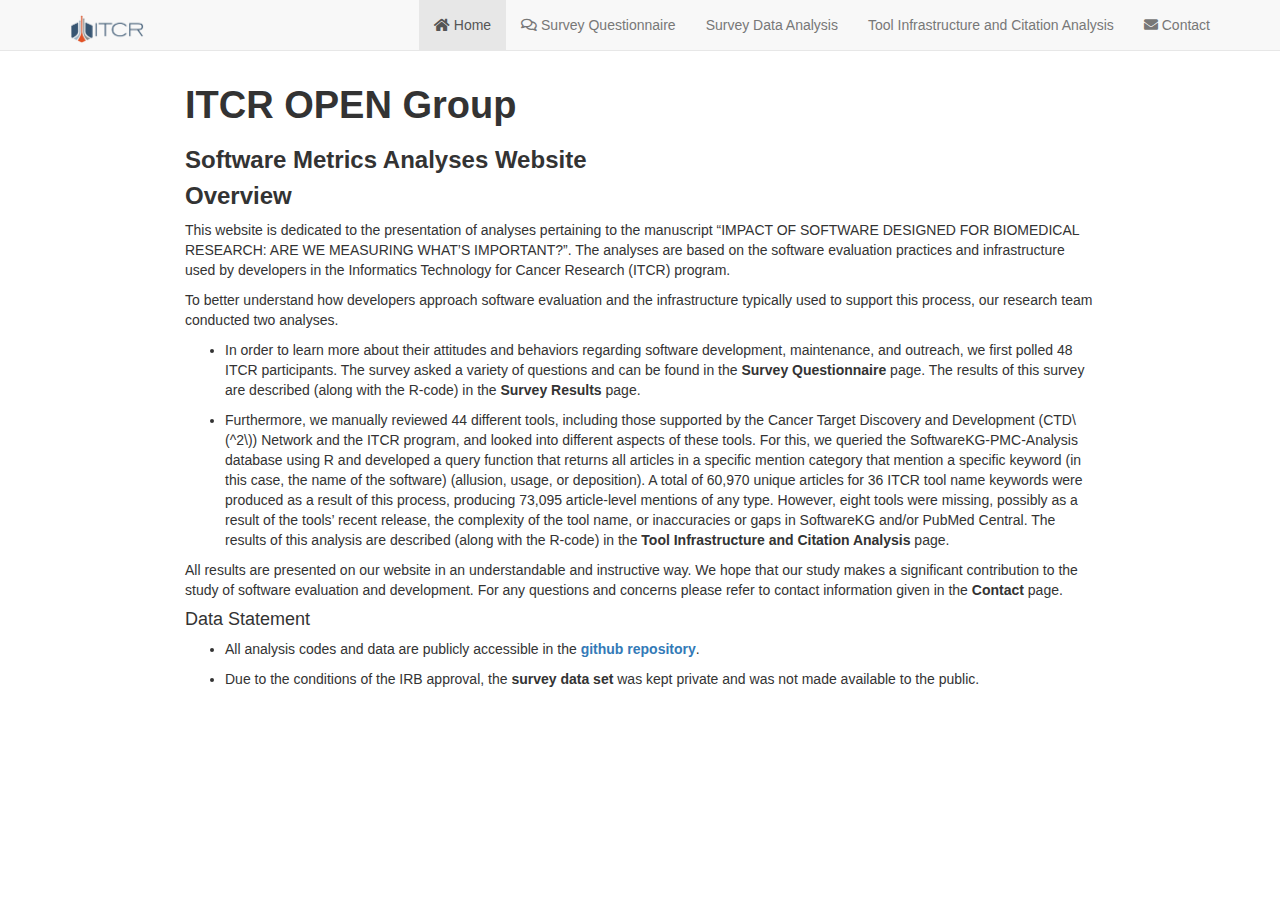
<file: index.html>
<!DOCTYPE html>

<html>

<head>

<meta charset="utf-8" />
<meta name="generator" content="pandoc" />
<meta http-equiv="X-UA-Compatible" content="IE=EDGE" />




<title>ITCR OPEN Group</title>

<script src="site_libs/header-attrs-2.19/header-attrs.js"></script>
<script src="site_libs/jquery-3.6.0/jquery-3.6.0.min.js"></script>
<meta name="viewport" content="width=device-width, initial-scale=1" />
<link href="site_libs/bootstrap-3.3.5/css/bootstrap.min.css" rel="stylesheet" />
<script src="site_libs/bootstrap-3.3.5/js/bootstrap.min.js"></script>
<script src="site_libs/bootstrap-3.3.5/shim/html5shiv.min.js"></script>
<script src="site_libs/bootstrap-3.3.5/shim/respond.min.js"></script>
<style>h1 {font-size: 34px;}
       h1.title {font-size: 38px;}
       h2 {font-size: 30px;}
       h3 {font-size: 24px;}
       h4 {font-size: 18px;}
       h5 {font-size: 16px;}
       h6 {font-size: 12px;}
       code {color: inherit; background-color: rgba(0, 0, 0, 0.04);}
       pre:not([class]) { background-color: white }</style>
<script src="site_libs/navigation-1.1/tabsets.js"></script>
<link href="site_libs/highlightjs-9.12.0/default.css" rel="stylesheet" />
<script src="site_libs/highlightjs-9.12.0/highlight.js"></script>
<link href="site_libs/font-awesome-5.1.0/css/all.css" rel="stylesheet" />
<link href="site_libs/font-awesome-5.1.0/css/v4-shims.css" rel="stylesheet" />

<style type="text/css">
  code{white-space: pre-wrap;}
  span.smallcaps{font-variant: small-caps;}
  span.underline{text-decoration: underline;}
  div.column{display: inline-block; vertical-align: top; width: 50%;}
  div.hanging-indent{margin-left: 1.5em; text-indent: -1.5em;}
  ul.task-list{list-style: none;}
    </style>

<style type="text/css">code{white-space: pre;}</style>
<script type="text/javascript">
if (window.hljs) {
  hljs.configure({languages: []});
  hljs.initHighlightingOnLoad();
  if (document.readyState && document.readyState === "complete") {
    window.setTimeout(function() { hljs.initHighlighting(); }, 0);
  }
}
</script>









<style type = "text/css">
.main-container {
  max-width: 940px;
  margin-left: auto;
  margin-right: auto;
}
img {
  max-width:100%;
}
.tabbed-pane {
  padding-top: 12px;
}
.html-widget {
  margin-bottom: 20px;
}
button.code-folding-btn:focus {
  outline: none;
}
summary {
  display: list-item;
}
details > summary > p:only-child {
  display: inline;
}
pre code {
  padding: 0;
}
</style>


<style type="text/css">
.dropdown-submenu {
  position: relative;
}
.dropdown-submenu>.dropdown-menu {
  top: 0;
  left: 100%;
  margin-top: -6px;
  margin-left: -1px;
  border-radius: 0 6px 6px 6px;
}
.dropdown-submenu:hover>.dropdown-menu {
  display: block;
}
.dropdown-submenu>a:after {
  display: block;
  content: " ";
  float: right;
  width: 0;
  height: 0;
  border-color: transparent;
  border-style: solid;
  border-width: 5px 0 5px 5px;
  border-left-color: #cccccc;
  margin-top: 5px;
  margin-right: -10px;
}
.dropdown-submenu:hover>a:after {
  border-left-color: #adb5bd;
}
.dropdown-submenu.pull-left {
  float: none;
}
.dropdown-submenu.pull-left>.dropdown-menu {
  left: -100%;
  margin-left: 10px;
  border-radius: 6px 0 6px 6px;
}
</style>

<script type="text/javascript">
// manage active state of menu based on current page
$(document).ready(function () {
  // active menu anchor
  href = window.location.pathname
  href = href.substr(href.lastIndexOf('/') + 1)
  if (href === "")
    href = "index.html";
  var menuAnchor = $('a[href="' + href + '"]');

  // mark the anchor link active (and if it's in a dropdown, also mark that active)
  var dropdown = menuAnchor.closest('li.dropdown');
  if (window.bootstrap) { // Bootstrap 4+
    menuAnchor.addClass('active');
    dropdown.find('> .dropdown-toggle').addClass('active');
  } else { // Bootstrap 3
    menuAnchor.parent().addClass('active');
    dropdown.addClass('active');
  }

  // Navbar adjustments
  var navHeight = $(".navbar").first().height() + 15;
  var style = document.createElement('style');
  var pt = "padding-top: " + navHeight + "px; ";
  var mt = "margin-top: -" + navHeight + "px; ";
  var css = "";
  // offset scroll position for anchor links (for fixed navbar)
  for (var i = 1; i <= 6; i++) {
    css += ".section h" + i + "{ " + pt + mt + "}\n";
  }
  style.innerHTML = "body {" + pt + "padding-bottom: 40px; }\n" + css;
  document.head.appendChild(style);
});
</script>

<!-- tabsets -->

<style type="text/css">
.tabset-dropdown > .nav-tabs {
  display: inline-table;
  max-height: 500px;
  min-height: 44px;
  overflow-y: auto;
  border: 1px solid #ddd;
  border-radius: 4px;
}

.tabset-dropdown > .nav-tabs > li.active:before, .tabset-dropdown > .nav-tabs.nav-tabs-open:before {
  content: "\e259";
  font-family: 'Glyphicons Halflings';
  display: inline-block;
  padding: 10px;
  border-right: 1px solid #ddd;
}

.tabset-dropdown > .nav-tabs.nav-tabs-open > li.active:before {
  content: "\e258";
  font-family: 'Glyphicons Halflings';
  border: none;
}

.tabset-dropdown > .nav-tabs > li.active {
  display: block;
}

.tabset-dropdown > .nav-tabs > li > a,
.tabset-dropdown > .nav-tabs > li > a:focus,
.tabset-dropdown > .nav-tabs > li > a:hover {
  border: none;
  display: inline-block;
  border-radius: 4px;
  background-color: transparent;
}

.tabset-dropdown > .nav-tabs.nav-tabs-open > li {
  display: block;
  float: none;
}

.tabset-dropdown > .nav-tabs > li {
  display: none;
}
</style>

<!-- code folding -->




</head>

<body>


<div class="container-fluid main-container">




<div class="navbar navbar-default  navbar-fixed-top" role="navigation">
  <div class="container">
    <div class="navbar-header">
      <button type="button" class="navbar-toggle collapsed" data-toggle="collapse" data-bs-toggle="collapse" data-target="#navbar" data-bs-target="#navbar">
        <span class="icon-bar"></span>
        <span class="icon-bar"></span>
        <span class="icon-bar"></span>
      </button>
      <a class="navbar-brand" href="index.html"><img id="logo" style="width: 75px;" src="ITCRLogo.png" /></a>
    </div>
    <div id="navbar" class="navbar-collapse collapse">
      <ul class="nav navbar-nav">
        
      </ul>
      <ul class="nav navbar-nav navbar-right">
        <li>
  <a href="index.html">
    <span class="fa fa-home"></span>
     
    Home
  </a>
</li>
<li>
  <a href="questionnaire.html">
    <span class="fa fa-comments-o"></span>
     
    Survey Questionnaire
  </a>
</li>
<li>
  <a href="Survey_Results_anon.html">Survey Data Analysis</a>
</li>
<li>
  <a href="Tool_Citation_Analyses_anon.html">Tool Infrastructure and Citation Analysis</a>
</li>
<li>
  <a href="contact.html">
    <span class="fa fa-envelope"></span>
     
    Contact
  </a>
</li>
      </ul>
    </div><!--/.nav-collapse -->
  </div><!--/.container -->
</div><!--/.navbar -->

<div id="header">



<h1 class="title toc-ignore"><strong>ITCR OPEN Group</strong></h1>
<h3 class="subtitle"><strong>Software Metrics Analyses
Website</strong></h3>

</div>


<div id="overview" class="section level3">
<h3><strong>Overview</strong></h3>
<p>This website is dedicated to the presentation of analyses pertaining
to the manuscript “IMPACT OF SOFTWARE DESIGNED FOR BIOMEDICAL RESEARCH:
ARE WE MEASURING WHAT’S IMPORTANT?”. The analyses are based on the
software evaluation practices and infrastructure used by developers in
the Informatics Technology for Cancer Research (ITCR) program.</p>
<p>To better understand how developers approach software evaluation and
the infrastructure typically used to support this process, our research
team conducted two analyses.</p>
<ul>
<li><p>In order to learn more about their attitudes and behaviors
regarding software development, maintenance, and outreach, we first
polled 48 ITCR participants. The survey asked a variety of questions and
can be found in the <strong>Survey Questionnaire</strong> page. The
results of this survey are described (along with the R-code) in the
<strong>Survey Results</strong> page.</p></li>
<li><p>Furthermore, we manually reviewed 44 different tools, including
those supported by the Cancer Target Discovery and Development (CTD<span
class="math inline">\(^2\)</span>) Network and the ITCR program, and
looked into different aspects of these tools. For this, we queried the
SoftwareKG-PMC-Analysis database using R and developed a query function
that returns all articles in a specific mention category that mention a
specific keyword (in this case, the name of the software) (allusion,
usage, or deposition). A total of 60,970 unique articles for 36 ITCR
tool name keywords were produced as a result of this process, producing
73,095 article-level mentions of any type. However, eight tools were
missing, possibly as a result of the tools’ recent release, the
complexity of the tool name, or inaccuracies or gaps in SoftwareKG
and/or PubMed Central. The results of this analysis are described (along
with the R-code) in the <strong>Tool Infrastructure and Citation
Analysis</strong> page.</p></li>
</ul>
<p>All results are presented on our website in an understandable and
instructive way. We hope that our study makes a significant contribution
to the study of software evaluation and development. For any questions
and concerns please refer to contact information given in the
<strong>Contact</strong> page.</p>
<div id="data-statement" class="section level4">
<h4>Data Statement</h4>
<ul>
<li><p>All analysis codes and data are publicly accessible in the
<strong><a
href="https://github.com/fhdsl/ITCR_Metrics_manuscript_website">github
repository</a></strong>.</p></li>
<li><p>Due to the conditions of the IRB approval, the <strong>survey
data set</strong> was kept private and was not made available to the
public.</p></li>
</ul>
<meta http-equiv='cache-control' content='no-cache'>
<meta http-equiv='expires' content='0'>
<meta http-equiv='pragma' content='no-cache'>
</div>
</div>




</div>

<script>

// add bootstrap table styles to pandoc tables
function bootstrapStylePandocTables() {
  $('tr.odd').parent('tbody').parent('table').addClass('table table-condensed');
}
$(document).ready(function () {
  bootstrapStylePandocTables();
});


</script>

<!-- tabsets -->

<script>
$(document).ready(function () {
  window.buildTabsets("TOC");
});

$(document).ready(function () {
  $('.tabset-dropdown > .nav-tabs > li').click(function () {
    $(this).parent().toggleClass('nav-tabs-open');
  });
});
</script>

<!-- code folding -->


<!-- dynamically load mathjax for compatibility with self-contained -->
<script>
  (function () {
    var script = document.createElement("script");
    script.type = "text/javascript";
    script.src  = "https://mathjax.rstudio.com/latest/MathJax.js?config=TeX-AMS-MML_HTMLorMML";
    document.getElementsByTagName("head")[0].appendChild(script);
  })();
</script>

</body>
</html>
</file>
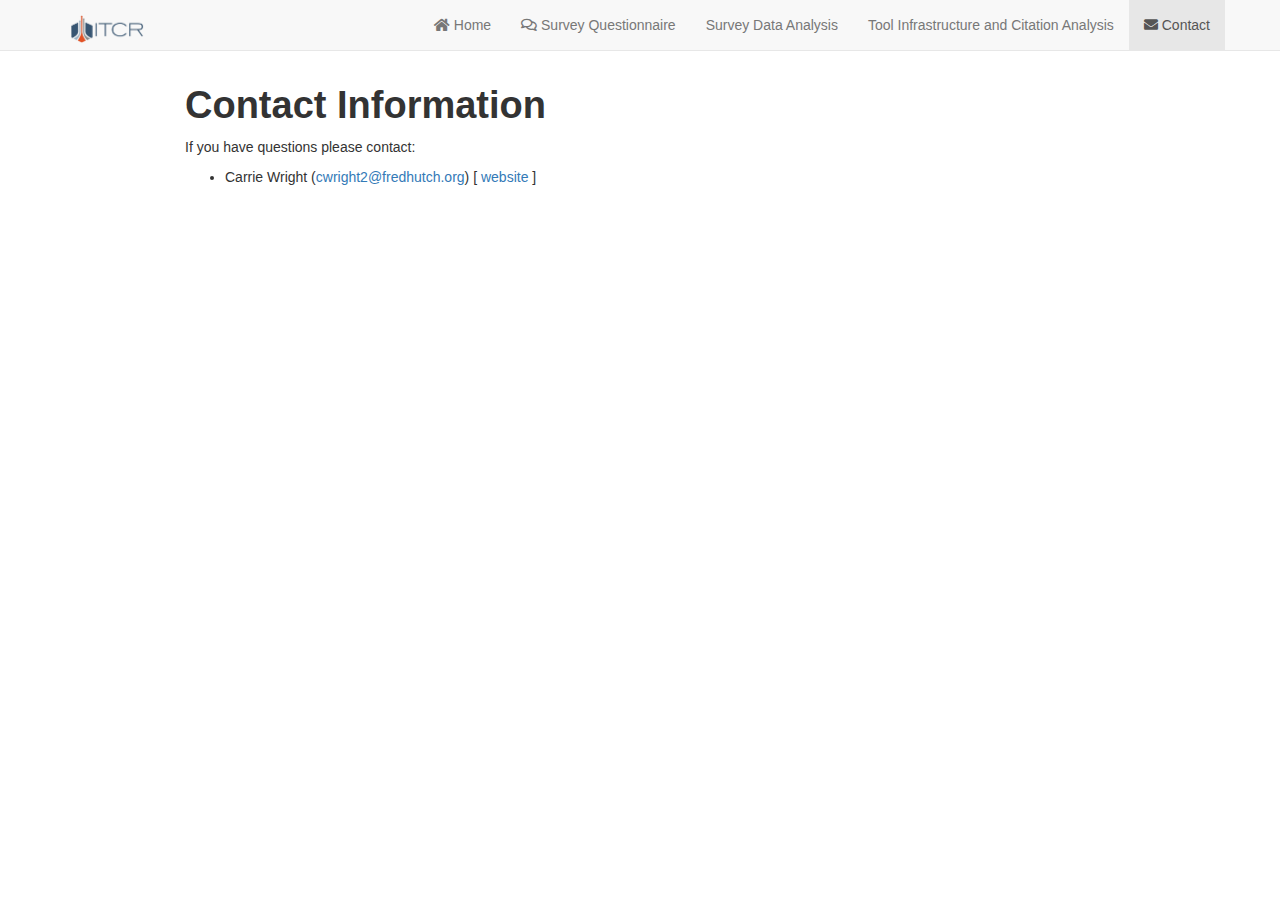
<file: contact.html>
<!DOCTYPE html>

<html>

<head>

<meta charset="utf-8" />
<meta name="generator" content="pandoc" />
<meta http-equiv="X-UA-Compatible" content="IE=EDGE" />




<title>Contact Information</title>

<script src="site_libs/header-attrs-2.19/header-attrs.js"></script>
<script src="site_libs/jquery-3.6.0/jquery-3.6.0.min.js"></script>
<meta name="viewport" content="width=device-width, initial-scale=1" />
<link href="site_libs/bootstrap-3.3.5/css/bootstrap.min.css" rel="stylesheet" />
<script src="site_libs/bootstrap-3.3.5/js/bootstrap.min.js"></script>
<script src="site_libs/bootstrap-3.3.5/shim/html5shiv.min.js"></script>
<script src="site_libs/bootstrap-3.3.5/shim/respond.min.js"></script>
<style>h1 {font-size: 34px;}
       h1.title {font-size: 38px;}
       h2 {font-size: 30px;}
       h3 {font-size: 24px;}
       h4 {font-size: 18px;}
       h5 {font-size: 16px;}
       h6 {font-size: 12px;}
       code {color: inherit; background-color: rgba(0, 0, 0, 0.04);}
       pre:not([class]) { background-color: white }</style>
<script src="site_libs/navigation-1.1/tabsets.js"></script>
<link href="site_libs/highlightjs-9.12.0/default.css" rel="stylesheet" />
<script src="site_libs/highlightjs-9.12.0/highlight.js"></script>
<link href="site_libs/font-awesome-5.1.0/css/all.css" rel="stylesheet" />
<link href="site_libs/font-awesome-5.1.0/css/v4-shims.css" rel="stylesheet" />

<style type="text/css">
  code{white-space: pre-wrap;}
  span.smallcaps{font-variant: small-caps;}
  span.underline{text-decoration: underline;}
  div.column{display: inline-block; vertical-align: top; width: 50%;}
  div.hanging-indent{margin-left: 1.5em; text-indent: -1.5em;}
  ul.task-list{list-style: none;}
    </style>

<style type="text/css">code{white-space: pre;}</style>
<script type="text/javascript">
if (window.hljs) {
  hljs.configure({languages: []});
  hljs.initHighlightingOnLoad();
  if (document.readyState && document.readyState === "complete") {
    window.setTimeout(function() { hljs.initHighlighting(); }, 0);
  }
}
</script>









<style type = "text/css">
.main-container {
  max-width: 940px;
  margin-left: auto;
  margin-right: auto;
}
img {
  max-width:100%;
}
.tabbed-pane {
  padding-top: 12px;
}
.html-widget {
  margin-bottom: 20px;
}
button.code-folding-btn:focus {
  outline: none;
}
summary {
  display: list-item;
}
details > summary > p:only-child {
  display: inline;
}
pre code {
  padding: 0;
}
</style>


<style type="text/css">
.dropdown-submenu {
  position: relative;
}
.dropdown-submenu>.dropdown-menu {
  top: 0;
  left: 100%;
  margin-top: -6px;
  margin-left: -1px;
  border-radius: 0 6px 6px 6px;
}
.dropdown-submenu:hover>.dropdown-menu {
  display: block;
}
.dropdown-submenu>a:after {
  display: block;
  content: " ";
  float: right;
  width: 0;
  height: 0;
  border-color: transparent;
  border-style: solid;
  border-width: 5px 0 5px 5px;
  border-left-color: #cccccc;
  margin-top: 5px;
  margin-right: -10px;
}
.dropdown-submenu:hover>a:after {
  border-left-color: #adb5bd;
}
.dropdown-submenu.pull-left {
  float: none;
}
.dropdown-submenu.pull-left>.dropdown-menu {
  left: -100%;
  margin-left: 10px;
  border-radius: 6px 0 6px 6px;
}
</style>

<script type="text/javascript">
// manage active state of menu based on current page
$(document).ready(function () {
  // active menu anchor
  href = window.location.pathname
  href = href.substr(href.lastIndexOf('/') + 1)
  if (href === "")
    href = "index.html";
  var menuAnchor = $('a[href="' + href + '"]');

  // mark the anchor link active (and if it's in a dropdown, also mark that active)
  var dropdown = menuAnchor.closest('li.dropdown');
  if (window.bootstrap) { // Bootstrap 4+
    menuAnchor.addClass('active');
    dropdown.find('> .dropdown-toggle').addClass('active');
  } else { // Bootstrap 3
    menuAnchor.parent().addClass('active');
    dropdown.addClass('active');
  }

  // Navbar adjustments
  var navHeight = $(".navbar").first().height() + 15;
  var style = document.createElement('style');
  var pt = "padding-top: " + navHeight + "px; ";
  var mt = "margin-top: -" + navHeight + "px; ";
  var css = "";
  // offset scroll position for anchor links (for fixed navbar)
  for (var i = 1; i <= 6; i++) {
    css += ".section h" + i + "{ " + pt + mt + "}\n";
  }
  style.innerHTML = "body {" + pt + "padding-bottom: 40px; }\n" + css;
  document.head.appendChild(style);
});
</script>

<!-- tabsets -->

<style type="text/css">
.tabset-dropdown > .nav-tabs {
  display: inline-table;
  max-height: 500px;
  min-height: 44px;
  overflow-y: auto;
  border: 1px solid #ddd;
  border-radius: 4px;
}

.tabset-dropdown > .nav-tabs > li.active:before, .tabset-dropdown > .nav-tabs.nav-tabs-open:before {
  content: "\e259";
  font-family: 'Glyphicons Halflings';
  display: inline-block;
  padding: 10px;
  border-right: 1px solid #ddd;
}

.tabset-dropdown > .nav-tabs.nav-tabs-open > li.active:before {
  content: "\e258";
  font-family: 'Glyphicons Halflings';
  border: none;
}

.tabset-dropdown > .nav-tabs > li.active {
  display: block;
}

.tabset-dropdown > .nav-tabs > li > a,
.tabset-dropdown > .nav-tabs > li > a:focus,
.tabset-dropdown > .nav-tabs > li > a:hover {
  border: none;
  display: inline-block;
  border-radius: 4px;
  background-color: transparent;
}

.tabset-dropdown > .nav-tabs.nav-tabs-open > li {
  display: block;
  float: none;
}

.tabset-dropdown > .nav-tabs > li {
  display: none;
}
</style>

<!-- code folding -->




</head>

<body>


<div class="container-fluid main-container">




<div class="navbar navbar-default  navbar-fixed-top" role="navigation">
  <div class="container">
    <div class="navbar-header">
      <button type="button" class="navbar-toggle collapsed" data-toggle="collapse" data-bs-toggle="collapse" data-target="#navbar" data-bs-target="#navbar">
        <span class="icon-bar"></span>
        <span class="icon-bar"></span>
        <span class="icon-bar"></span>
      </button>
      <a class="navbar-brand" href="index.html"><img id="logo" style="width: 75px;" src="ITCRLogo.png" /></a>
    </div>
    <div id="navbar" class="navbar-collapse collapse">
      <ul class="nav navbar-nav">
        
      </ul>
      <ul class="nav navbar-nav navbar-right">
        <li>
  <a href="index.html">
    <span class="fa fa-home"></span>
     
    Home
  </a>
</li>
<li>
  <a href="questionnaire.html">
    <span class="fa fa-comments-o"></span>
     
    Survey Questionnaire
  </a>
</li>
<li>
  <a href="Survey_Results_anon.html">Survey Data Analysis</a>
</li>
<li>
  <a href="Tool_Citation_Analyses_anon.html">Tool Infrastructure and Citation Analysis</a>
</li>
<li>
  <a href="contact.html">
    <span class="fa fa-envelope"></span>
     
    Contact
  </a>
</li>
      </ul>
    </div><!--/.nav-collapse -->
  </div><!--/.container -->
</div><!--/.navbar -->

<div id="header">



<h1 class="title toc-ignore"><strong>Contact Information</strong></h1>

</div>


<p>If you have questions please contact:</p>
<ul>
<li>Carrie Wright (<a href="mailto:cwright2@fredhutch.org"
class="email">cwright2@fredhutch.org</a>) [ <a
href="https://carriewright11.github.io/">website</a> ]</li>
</ul>




</div>

<script>

// add bootstrap table styles to pandoc tables
function bootstrapStylePandocTables() {
  $('tr.odd').parent('tbody').parent('table').addClass('table table-condensed');
}
$(document).ready(function () {
  bootstrapStylePandocTables();
});


</script>

<!-- tabsets -->

<script>
$(document).ready(function () {
  window.buildTabsets("TOC");
});

$(document).ready(function () {
  $('.tabset-dropdown > .nav-tabs > li').click(function () {
    $(this).parent().toggleClass('nav-tabs-open');
  });
});
</script>

<!-- code folding -->


<!-- dynamically load mathjax for compatibility with self-contained -->
<script>
  (function () {
    var script = document.createElement("script");
    script.type = "text/javascript";
    script.src  = "https://mathjax.rstudio.com/latest/MathJax.js?config=TeX-AMS-MML_HTMLorMML";
    document.getElementsByTagName("head")[0].appendChild(script);
  })();
</script>

</body>
</html>
</file>
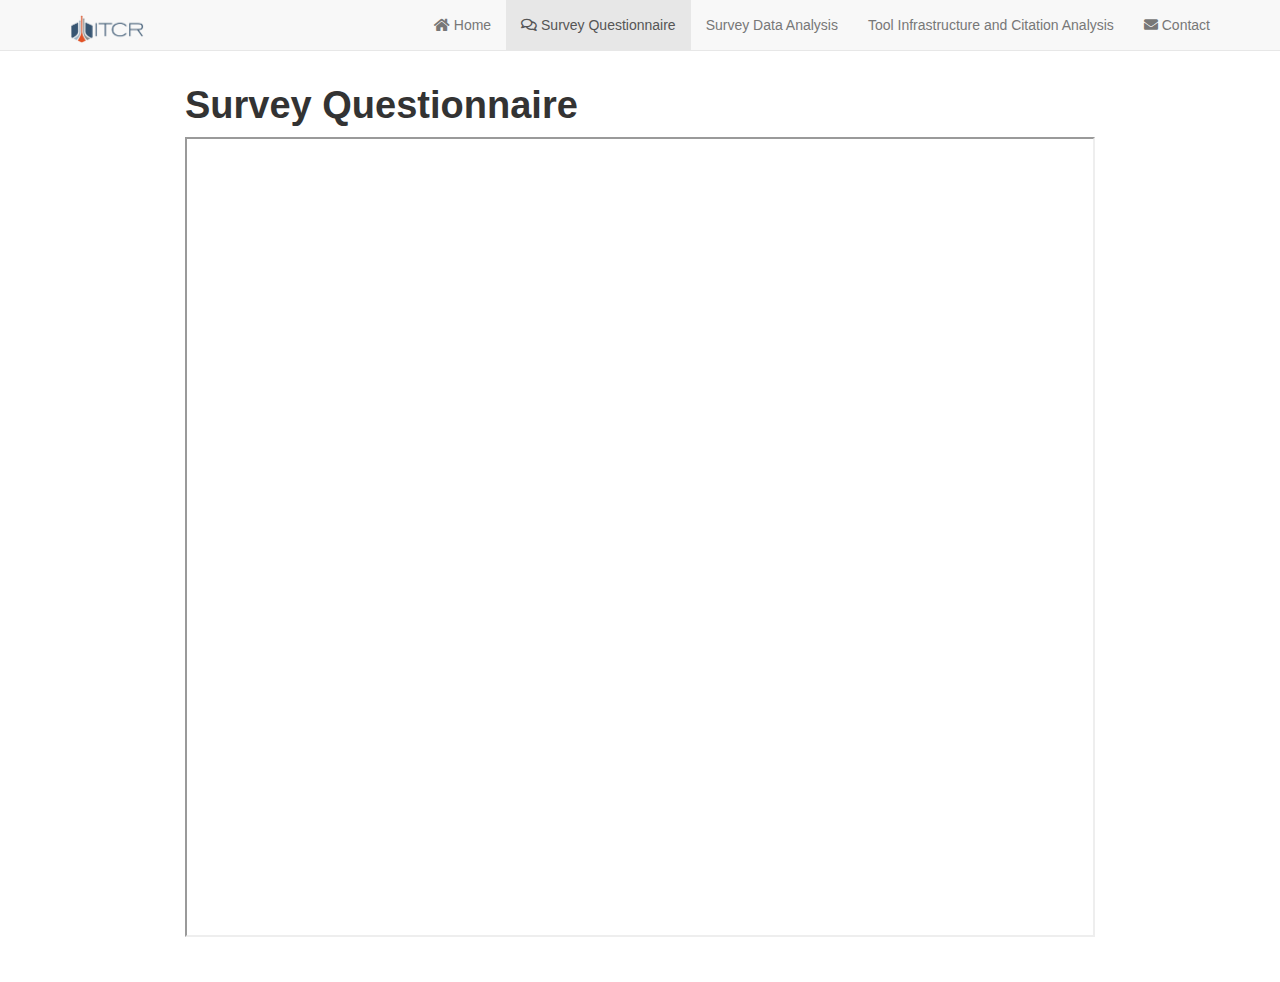
<file: questionnaire.html>
<!DOCTYPE html>

<html>

<head>

<meta charset="utf-8" />
<meta name="generator" content="pandoc" />
<meta http-equiv="X-UA-Compatible" content="IE=EDGE" />




<title>Survey Questionnaire</title>

<script src="site_libs/header-attrs-2.19/header-attrs.js"></script>
<script src="site_libs/jquery-3.6.0/jquery-3.6.0.min.js"></script>
<meta name="viewport" content="width=device-width, initial-scale=1" />
<link href="site_libs/bootstrap-3.3.5/css/bootstrap.min.css" rel="stylesheet" />
<script src="site_libs/bootstrap-3.3.5/js/bootstrap.min.js"></script>
<script src="site_libs/bootstrap-3.3.5/shim/html5shiv.min.js"></script>
<script src="site_libs/bootstrap-3.3.5/shim/respond.min.js"></script>
<style>h1 {font-size: 34px;}
       h1.title {font-size: 38px;}
       h2 {font-size: 30px;}
       h3 {font-size: 24px;}
       h4 {font-size: 18px;}
       h5 {font-size: 16px;}
       h6 {font-size: 12px;}
       code {color: inherit; background-color: rgba(0, 0, 0, 0.04);}
       pre:not([class]) { background-color: white }</style>
<script src="site_libs/navigation-1.1/tabsets.js"></script>
<link href="site_libs/highlightjs-9.12.0/default.css" rel="stylesheet" />
<script src="site_libs/highlightjs-9.12.0/highlight.js"></script>
<link href="site_libs/font-awesome-5.1.0/css/all.css" rel="stylesheet" />
<link href="site_libs/font-awesome-5.1.0/css/v4-shims.css" rel="stylesheet" />

<style type="text/css">
  code{white-space: pre-wrap;}
  span.smallcaps{font-variant: small-caps;}
  span.underline{text-decoration: underline;}
  div.column{display: inline-block; vertical-align: top; width: 50%;}
  div.hanging-indent{margin-left: 1.5em; text-indent: -1.5em;}
  ul.task-list{list-style: none;}
    </style>

<style type="text/css">code{white-space: pre;}</style>
<script type="text/javascript">
if (window.hljs) {
  hljs.configure({languages: []});
  hljs.initHighlightingOnLoad();
  if (document.readyState && document.readyState === "complete") {
    window.setTimeout(function() { hljs.initHighlighting(); }, 0);
  }
}
</script>









<style type = "text/css">
.main-container {
  max-width: 940px;
  margin-left: auto;
  margin-right: auto;
}
img {
  max-width:100%;
}
.tabbed-pane {
  padding-top: 12px;
}
.html-widget {
  margin-bottom: 20px;
}
button.code-folding-btn:focus {
  outline: none;
}
summary {
  display: list-item;
}
details > summary > p:only-child {
  display: inline;
}
pre code {
  padding: 0;
}
</style>


<style type="text/css">
.dropdown-submenu {
  position: relative;
}
.dropdown-submenu>.dropdown-menu {
  top: 0;
  left: 100%;
  margin-top: -6px;
  margin-left: -1px;
  border-radius: 0 6px 6px 6px;
}
.dropdown-submenu:hover>.dropdown-menu {
  display: block;
}
.dropdown-submenu>a:after {
  display: block;
  content: " ";
  float: right;
  width: 0;
  height: 0;
  border-color: transparent;
  border-style: solid;
  border-width: 5px 0 5px 5px;
  border-left-color: #cccccc;
  margin-top: 5px;
  margin-right: -10px;
}
.dropdown-submenu:hover>a:after {
  border-left-color: #adb5bd;
}
.dropdown-submenu.pull-left {
  float: none;
}
.dropdown-submenu.pull-left>.dropdown-menu {
  left: -100%;
  margin-left: 10px;
  border-radius: 6px 0 6px 6px;
}
</style>

<script type="text/javascript">
// manage active state of menu based on current page
$(document).ready(function () {
  // active menu anchor
  href = window.location.pathname
  href = href.substr(href.lastIndexOf('/') + 1)
  if (href === "")
    href = "index.html";
  var menuAnchor = $('a[href="' + href + '"]');

  // mark the anchor link active (and if it's in a dropdown, also mark that active)
  var dropdown = menuAnchor.closest('li.dropdown');
  if (window.bootstrap) { // Bootstrap 4+
    menuAnchor.addClass('active');
    dropdown.find('> .dropdown-toggle').addClass('active');
  } else { // Bootstrap 3
    menuAnchor.parent().addClass('active');
    dropdown.addClass('active');
  }

  // Navbar adjustments
  var navHeight = $(".navbar").first().height() + 15;
  var style = document.createElement('style');
  var pt = "padding-top: " + navHeight + "px; ";
  var mt = "margin-top: -" + navHeight + "px; ";
  var css = "";
  // offset scroll position for anchor links (for fixed navbar)
  for (var i = 1; i <= 6; i++) {
    css += ".section h" + i + "{ " + pt + mt + "}\n";
  }
  style.innerHTML = "body {" + pt + "padding-bottom: 40px; }\n" + css;
  document.head.appendChild(style);
});
</script>

<!-- tabsets -->

<style type="text/css">
.tabset-dropdown > .nav-tabs {
  display: inline-table;
  max-height: 500px;
  min-height: 44px;
  overflow-y: auto;
  border: 1px solid #ddd;
  border-radius: 4px;
}

.tabset-dropdown > .nav-tabs > li.active:before, .tabset-dropdown > .nav-tabs.nav-tabs-open:before {
  content: "\e259";
  font-family: 'Glyphicons Halflings';
  display: inline-block;
  padding: 10px;
  border-right: 1px solid #ddd;
}

.tabset-dropdown > .nav-tabs.nav-tabs-open > li.active:before {
  content: "\e258";
  font-family: 'Glyphicons Halflings';
  border: none;
}

.tabset-dropdown > .nav-tabs > li.active {
  display: block;
}

.tabset-dropdown > .nav-tabs > li > a,
.tabset-dropdown > .nav-tabs > li > a:focus,
.tabset-dropdown > .nav-tabs > li > a:hover {
  border: none;
  display: inline-block;
  border-radius: 4px;
  background-color: transparent;
}

.tabset-dropdown > .nav-tabs.nav-tabs-open > li {
  display: block;
  float: none;
}

.tabset-dropdown > .nav-tabs > li {
  display: none;
}
</style>

<!-- code folding -->




</head>

<body>


<div class="container-fluid main-container">




<div class="navbar navbar-default  navbar-fixed-top" role="navigation">
  <div class="container">
    <div class="navbar-header">
      <button type="button" class="navbar-toggle collapsed" data-toggle="collapse" data-bs-toggle="collapse" data-target="#navbar" data-bs-target="#navbar">
        <span class="icon-bar"></span>
        <span class="icon-bar"></span>
        <span class="icon-bar"></span>
      </button>
      <a class="navbar-brand" href="index.html"><img id="logo" style="width: 75px;" src="ITCRLogo.png" /></a>
    </div>
    <div id="navbar" class="navbar-collapse collapse">
      <ul class="nav navbar-nav">
        
      </ul>
      <ul class="nav navbar-nav navbar-right">
        <li>
  <a href="index.html">
    <span class="fa fa-home"></span>
     
    Home
  </a>
</li>
<li>
  <a href="questionnaire.html">
    <span class="fa fa-comments-o"></span>
     
    Survey Questionnaire
  </a>
</li>
<li>
  <a href="Survey_Results_anon.html">Survey Data Analysis</a>
</li>
<li>
  <a href="Tool_Citation_Analyses_anon.html">Tool Infrastructure and Citation Analysis</a>
</li>
<li>
  <a href="contact.html">
    <span class="fa fa-envelope"></span>
     
    Contact
  </a>
</li>
      </ul>
    </div><!--/.nav-collapse -->
  </div><!--/.container -->
</div><!--/.navbar -->

<div id="header">



<h1 class="title toc-ignore"><strong>Survey Questionnaire</strong></h1>

</div>


<iframe width="100%" height="800" src="The ITCR User Metrics Analysis Survey - Google Forms.pdf">




</div>

<script>

// add bootstrap table styles to pandoc tables
function bootstrapStylePandocTables() {
  $('tr.odd').parent('tbody').parent('table').addClass('table table-condensed');
}
$(document).ready(function () {
  bootstrapStylePandocTables();
});


</script>

<!-- tabsets -->

<script>
$(document).ready(function () {
  window.buildTabsets("TOC");
});

$(document).ready(function () {
  $('.tabset-dropdown > .nav-tabs > li').click(function () {
    $(this).parent().toggleClass('nav-tabs-open');
  });
});
</script>

<!-- code folding -->


<!-- dynamically load mathjax for compatibility with self-contained -->
<script>
  (function () {
    var script = document.createElement("script");
    script.type = "text/javascript";
    script.src  = "https://mathjax.rstudio.com/latest/MathJax.js?config=TeX-AMS-MML_HTMLorMML";
    document.getElementsByTagName("head")[0].appendChild(script);
  })();
</script>

</body>
</html>
</file>
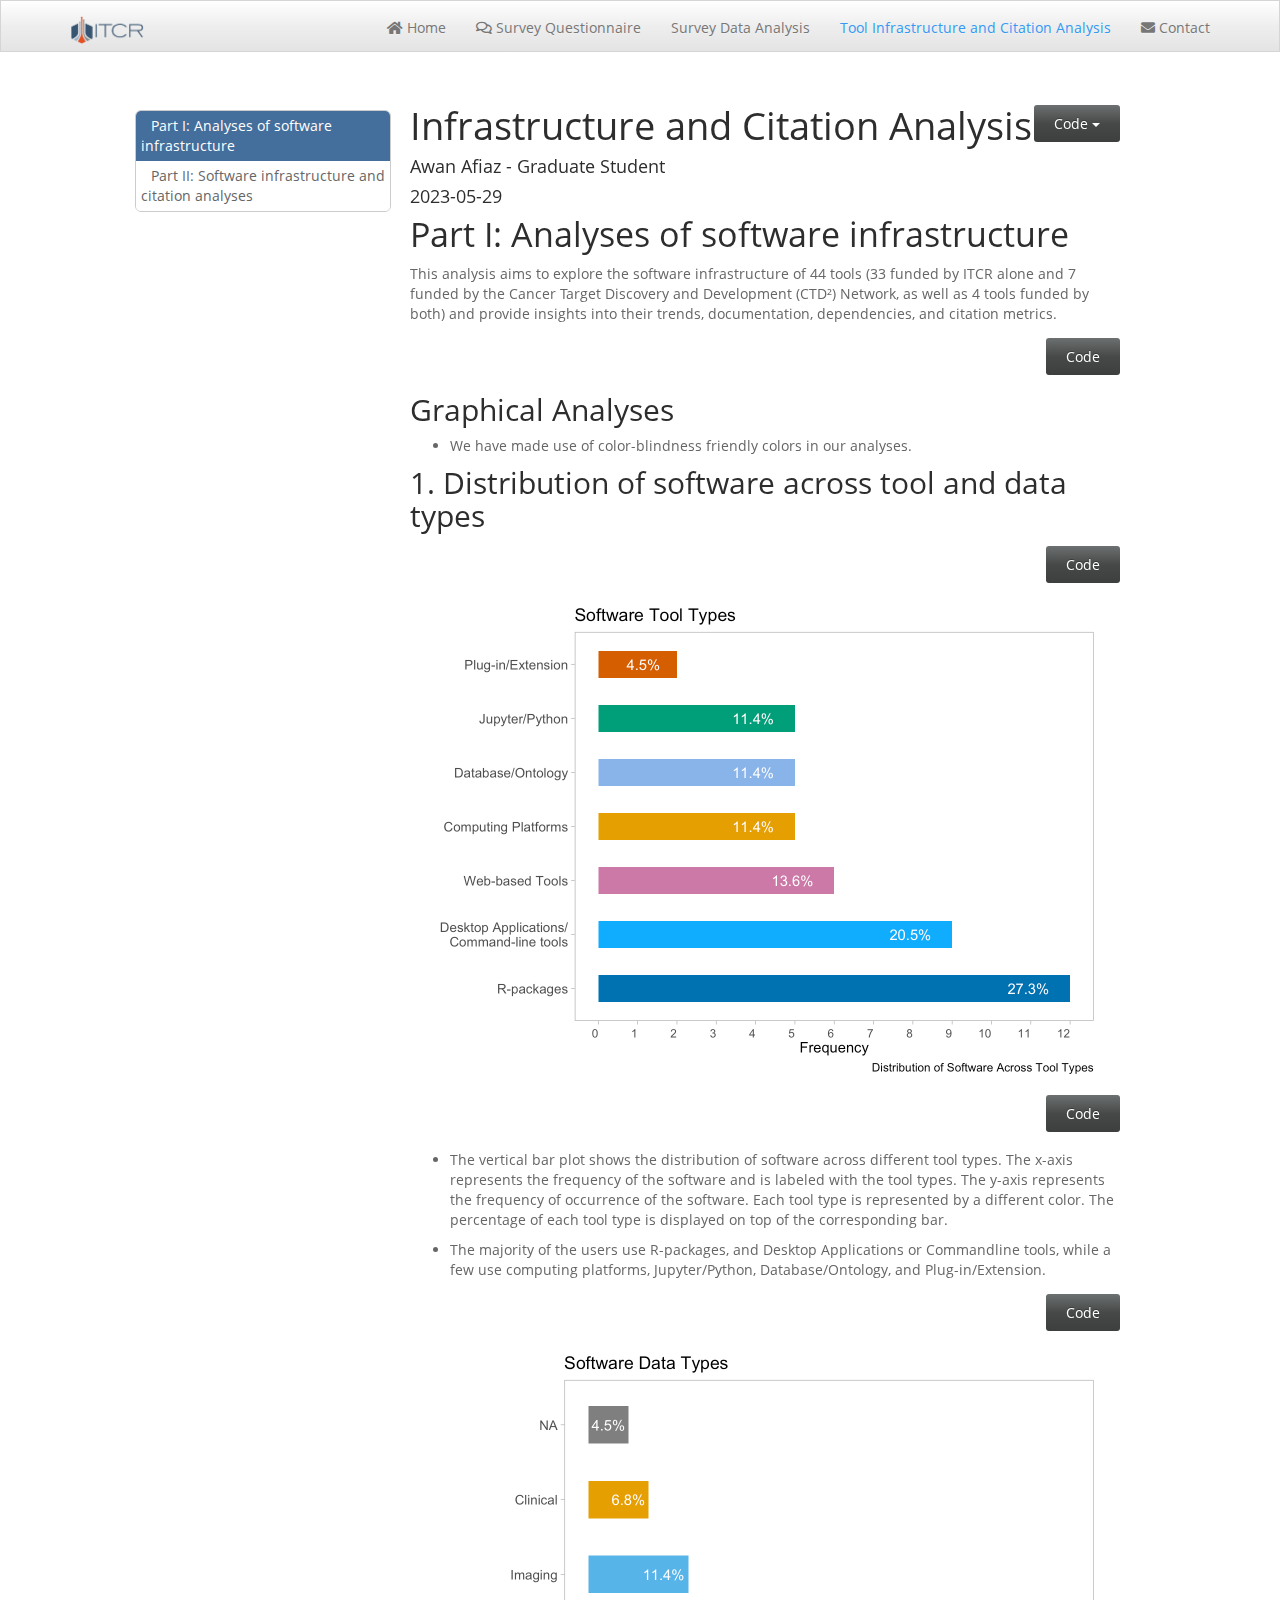
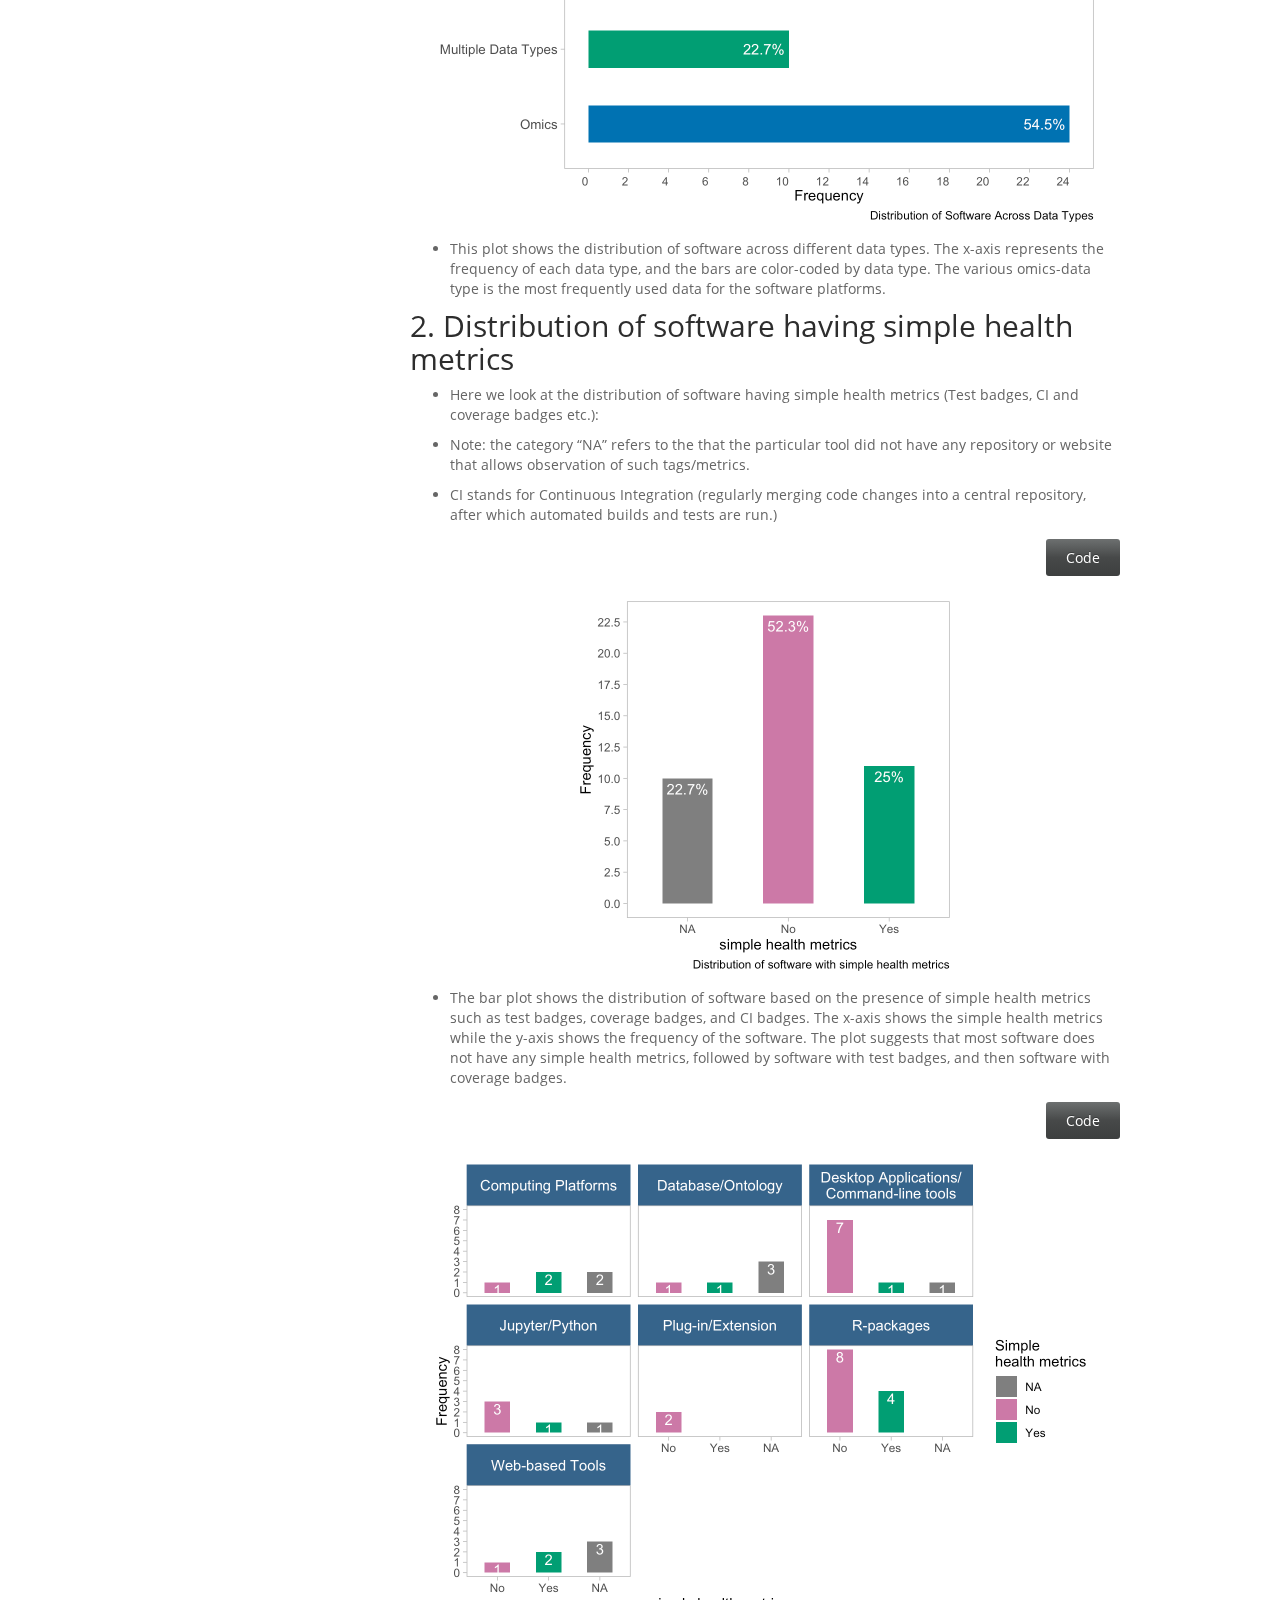
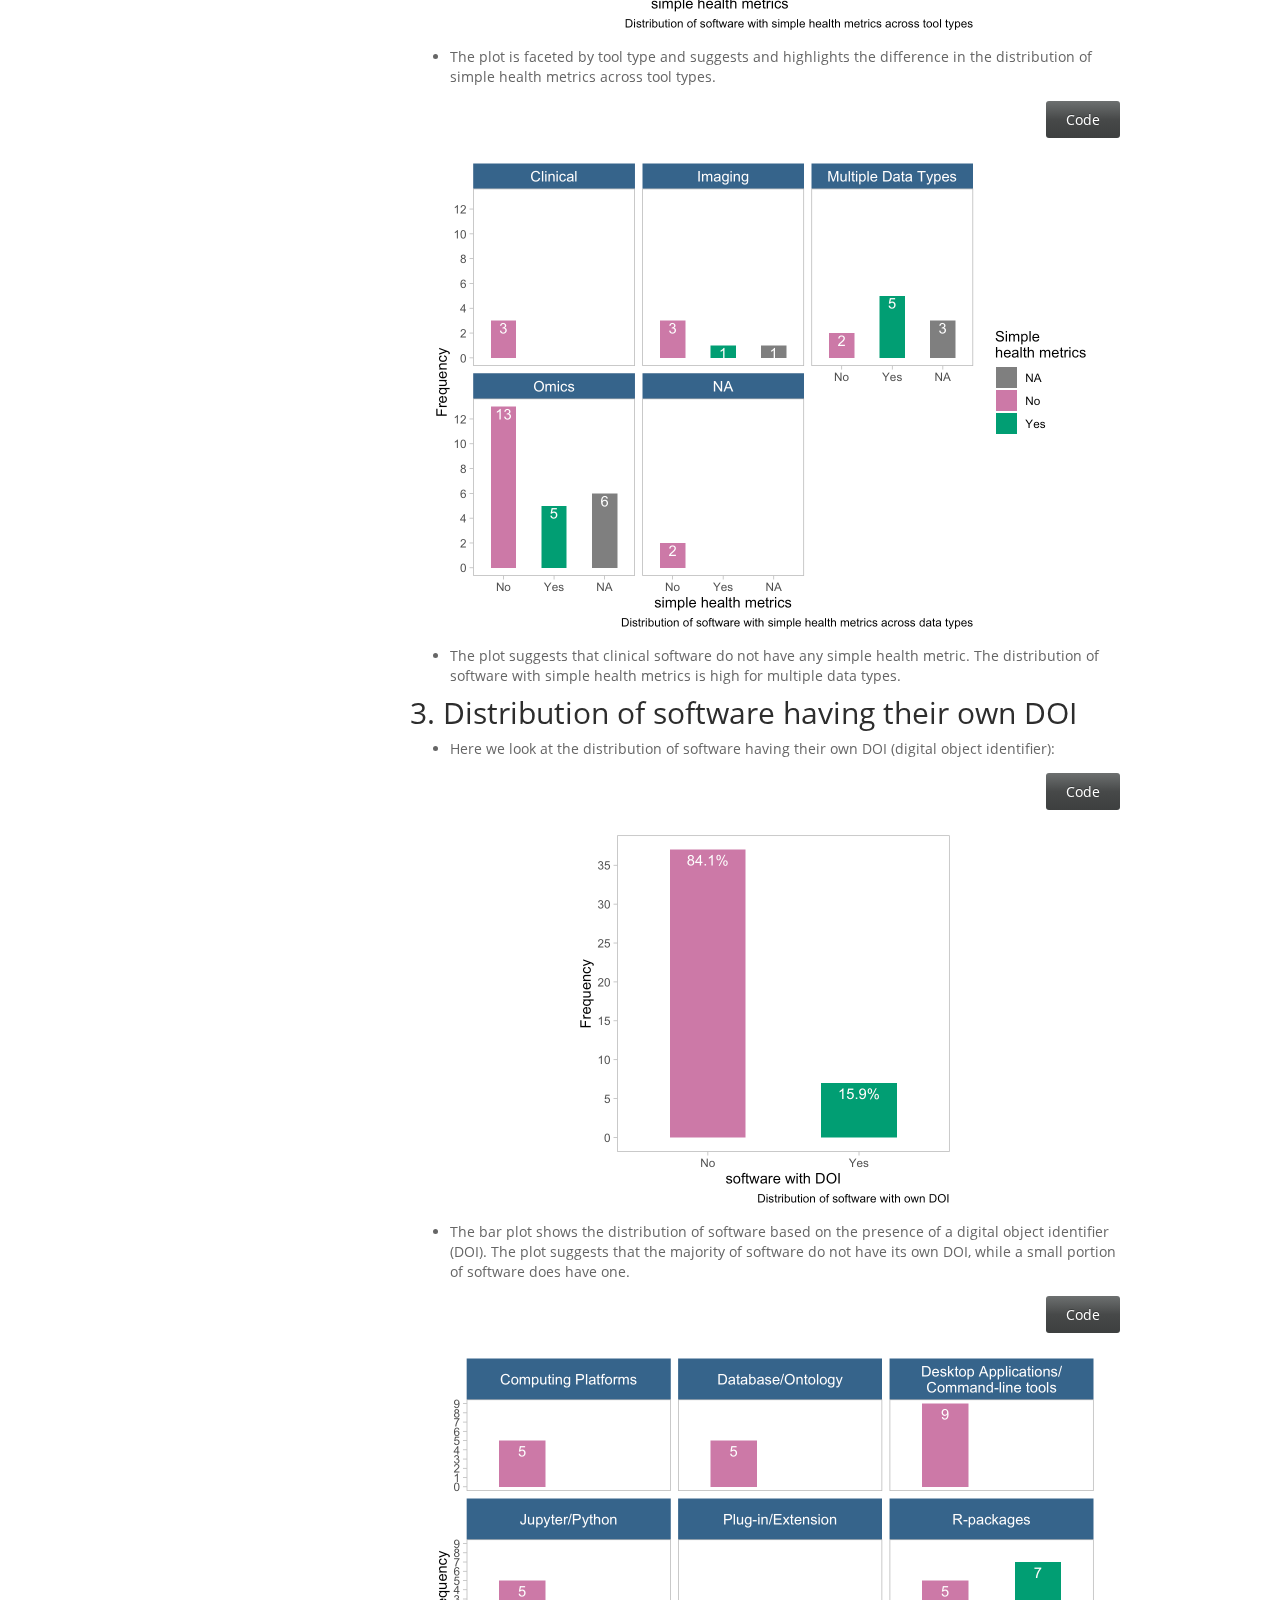
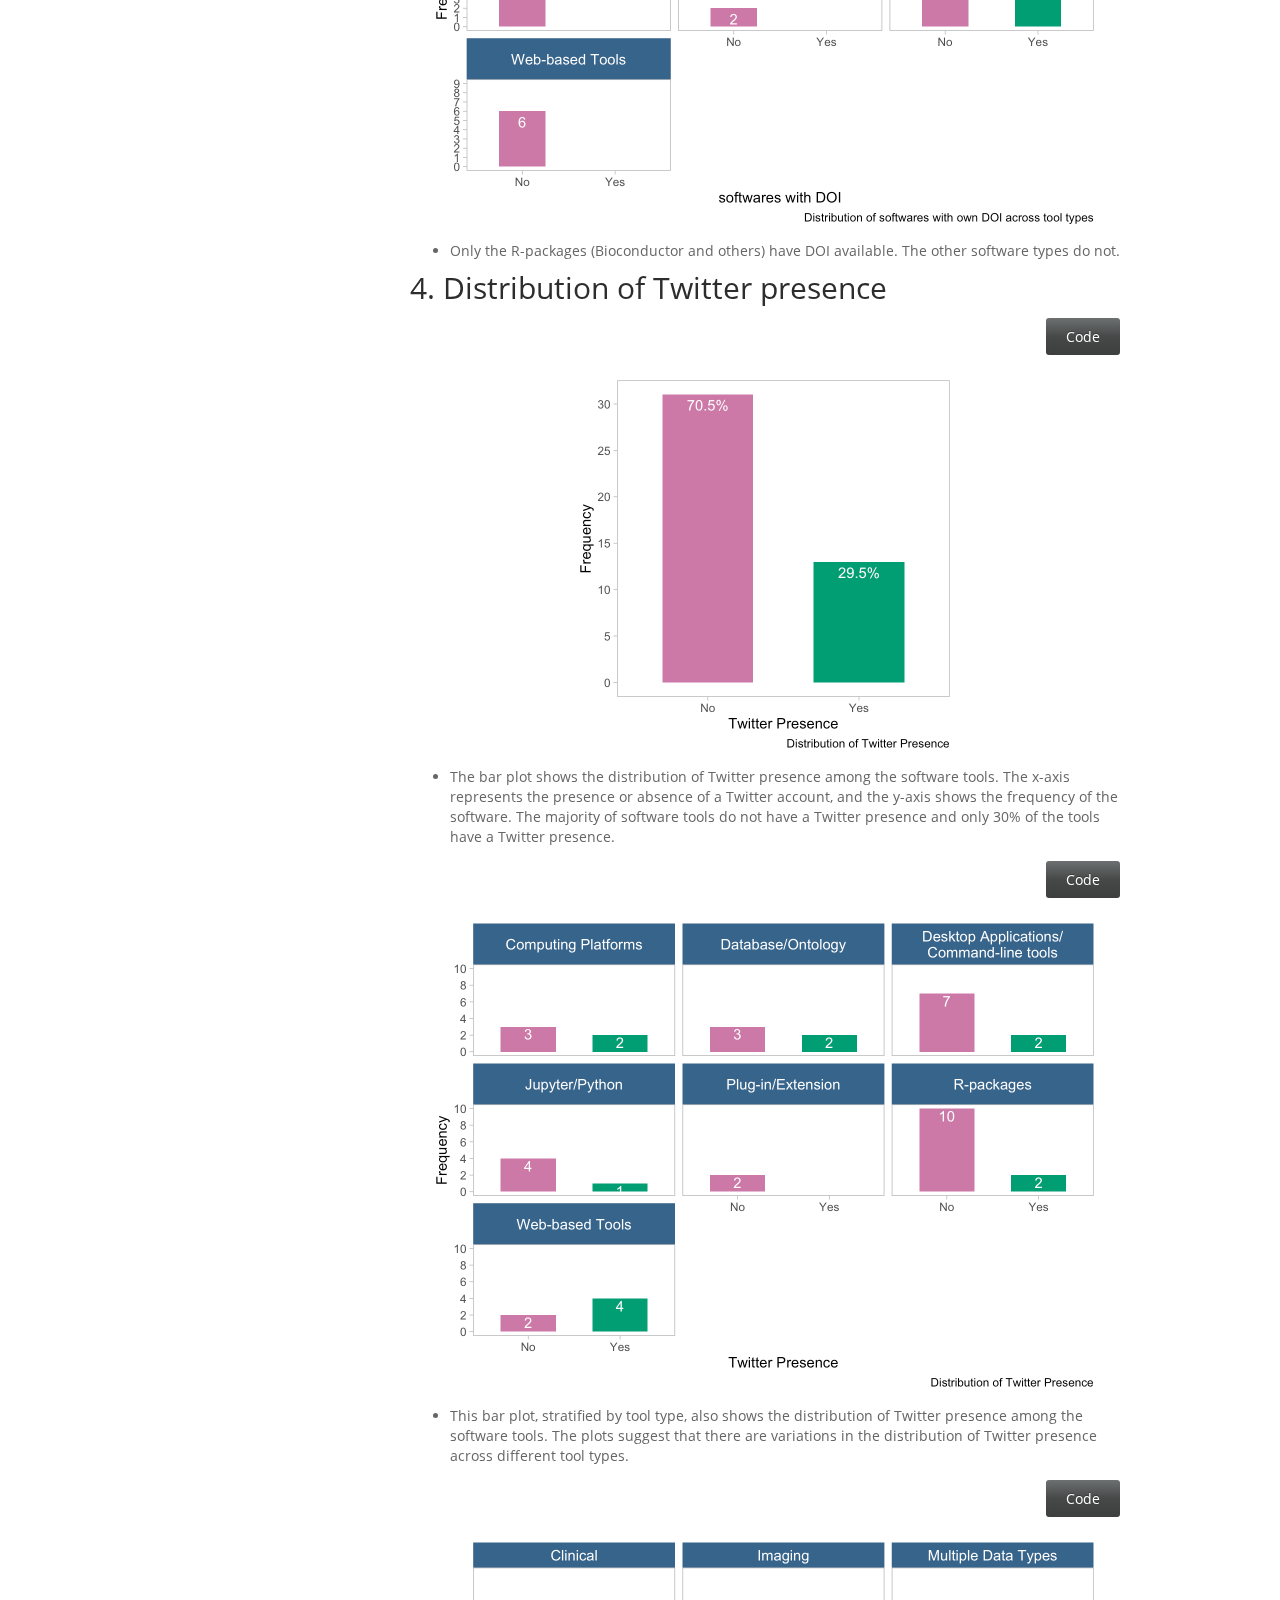
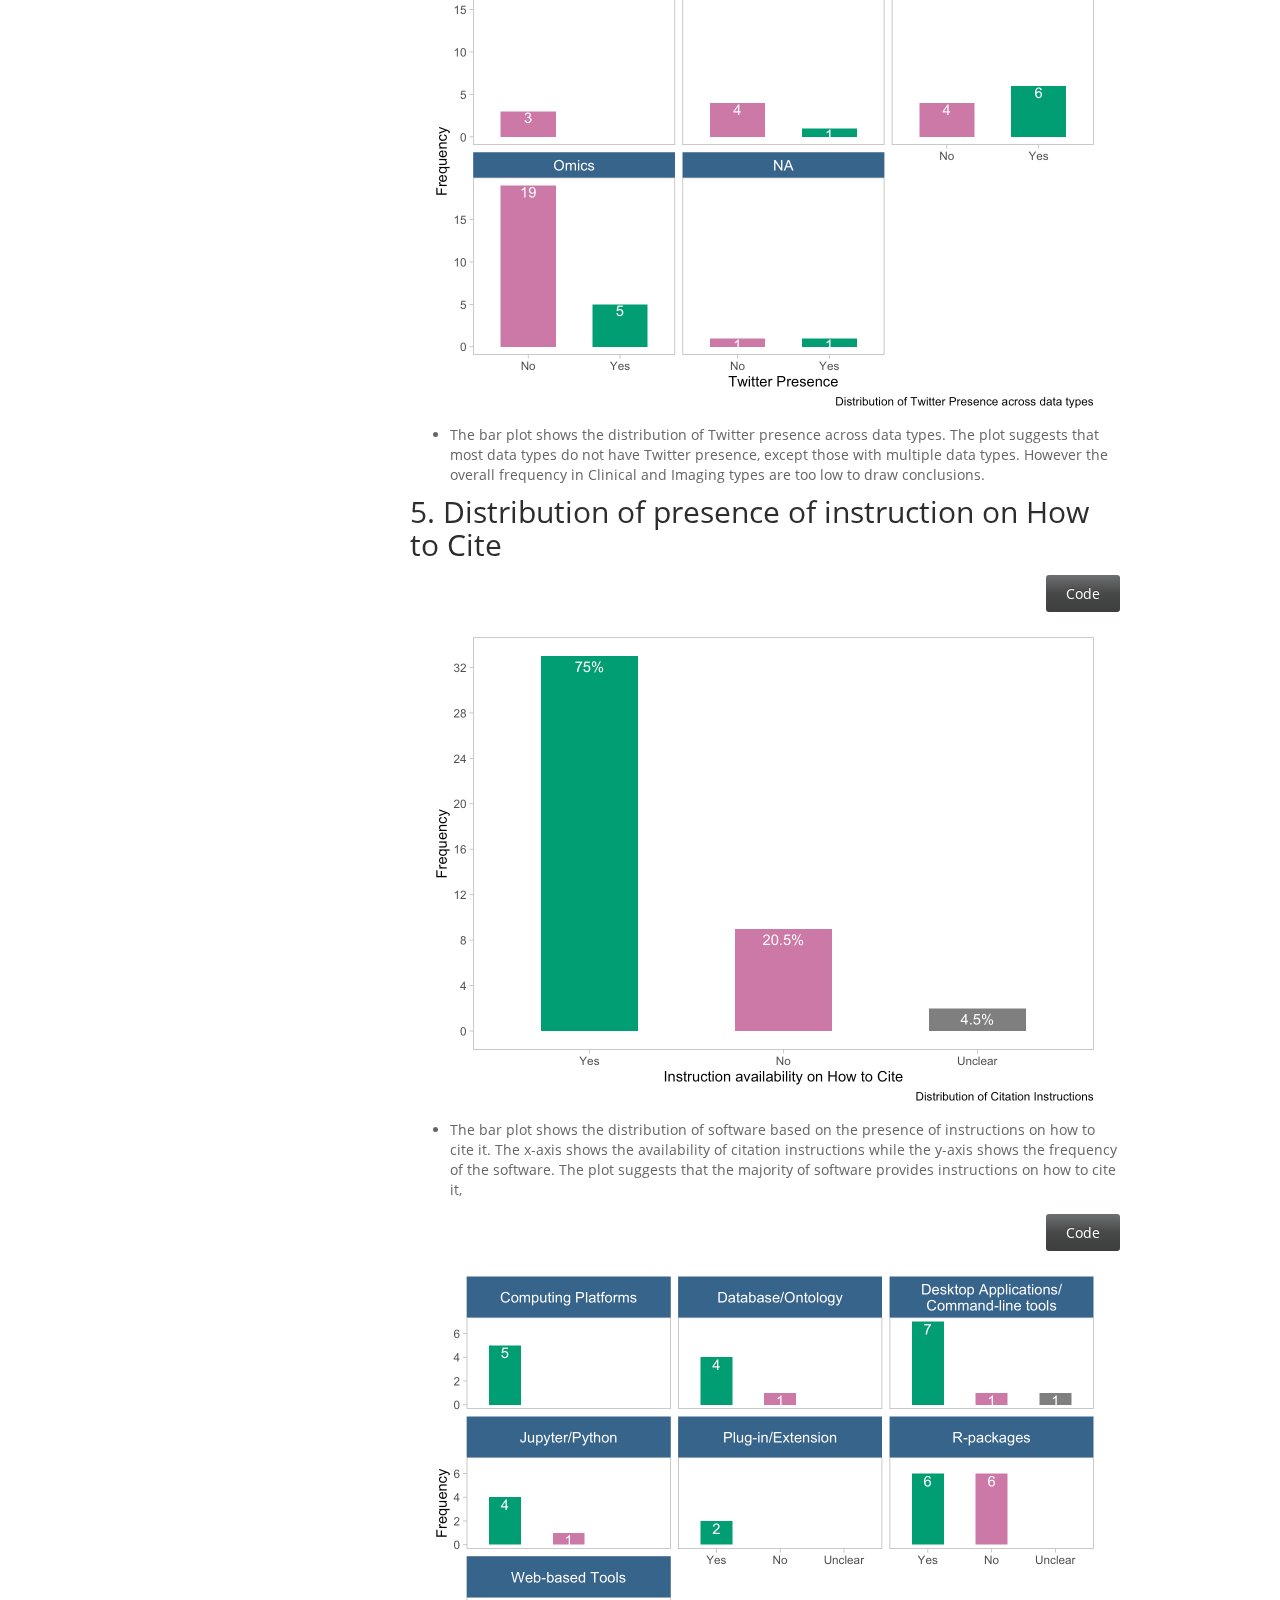
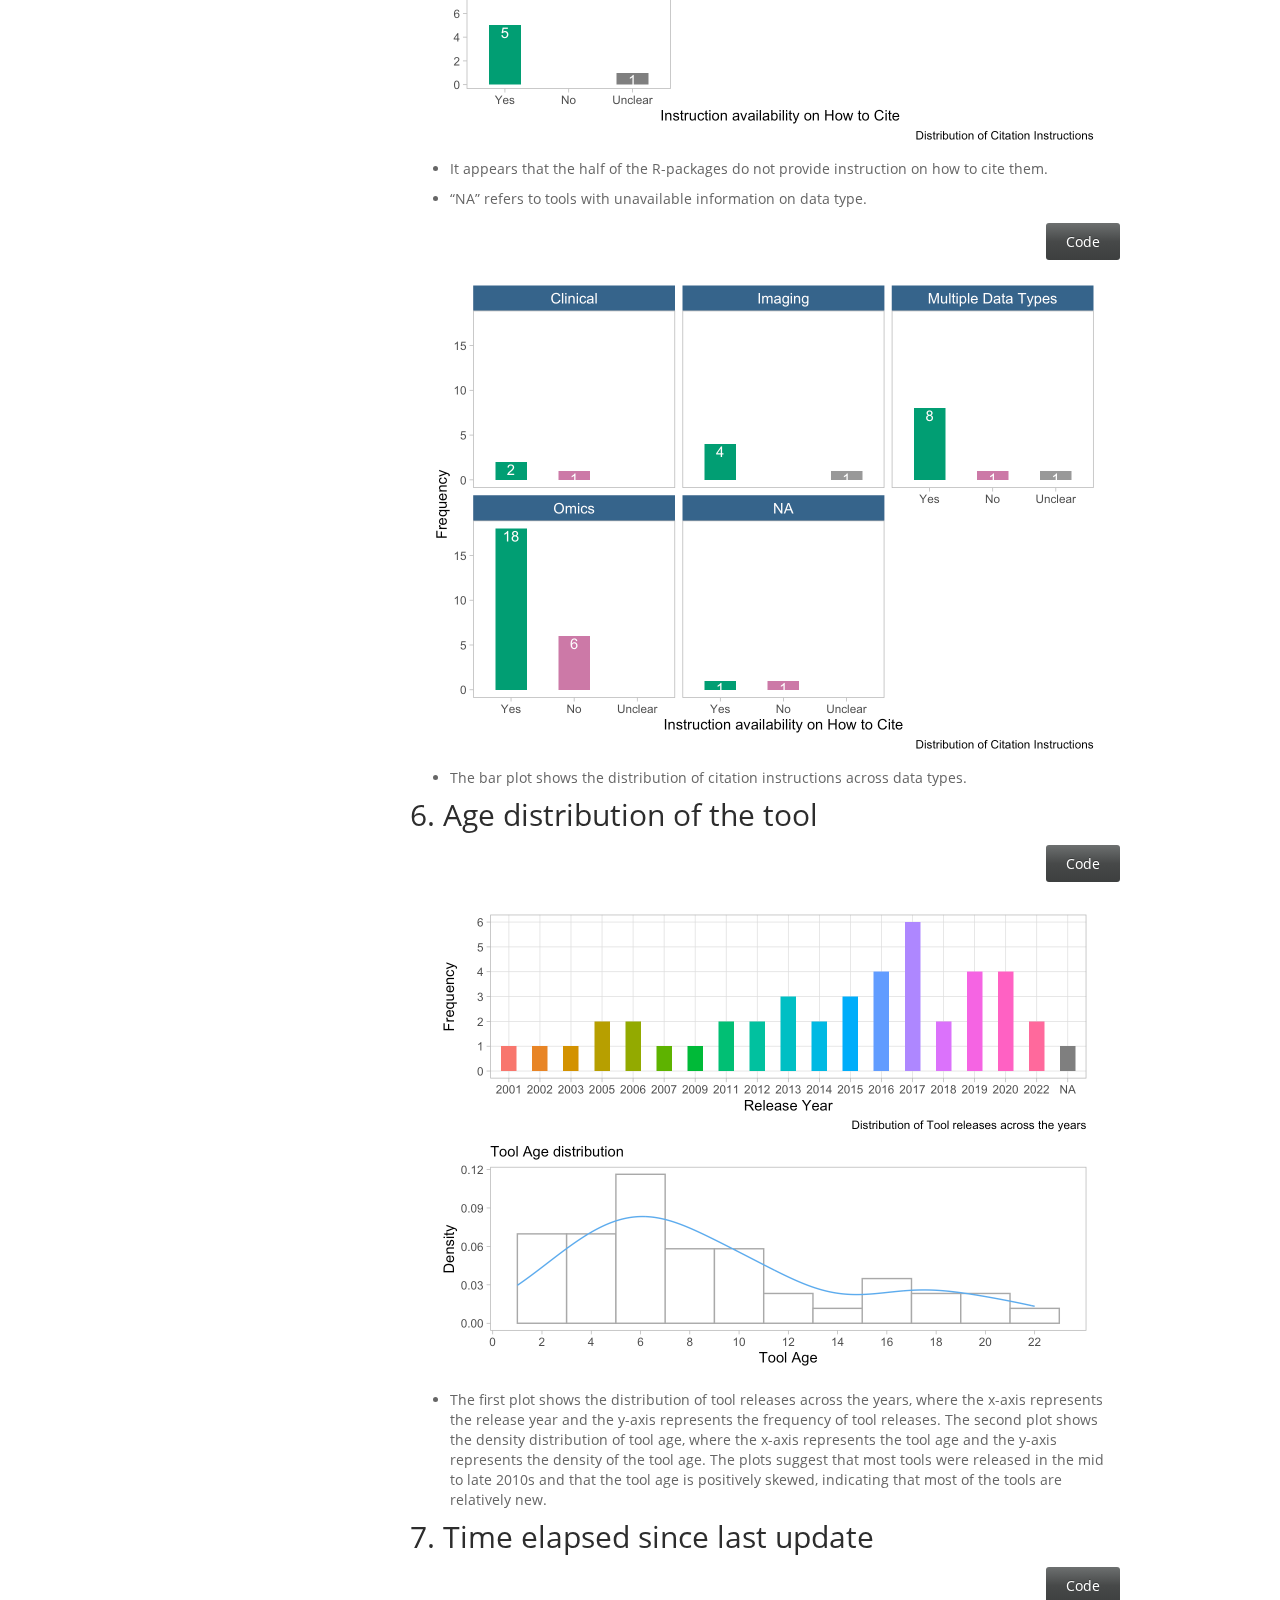
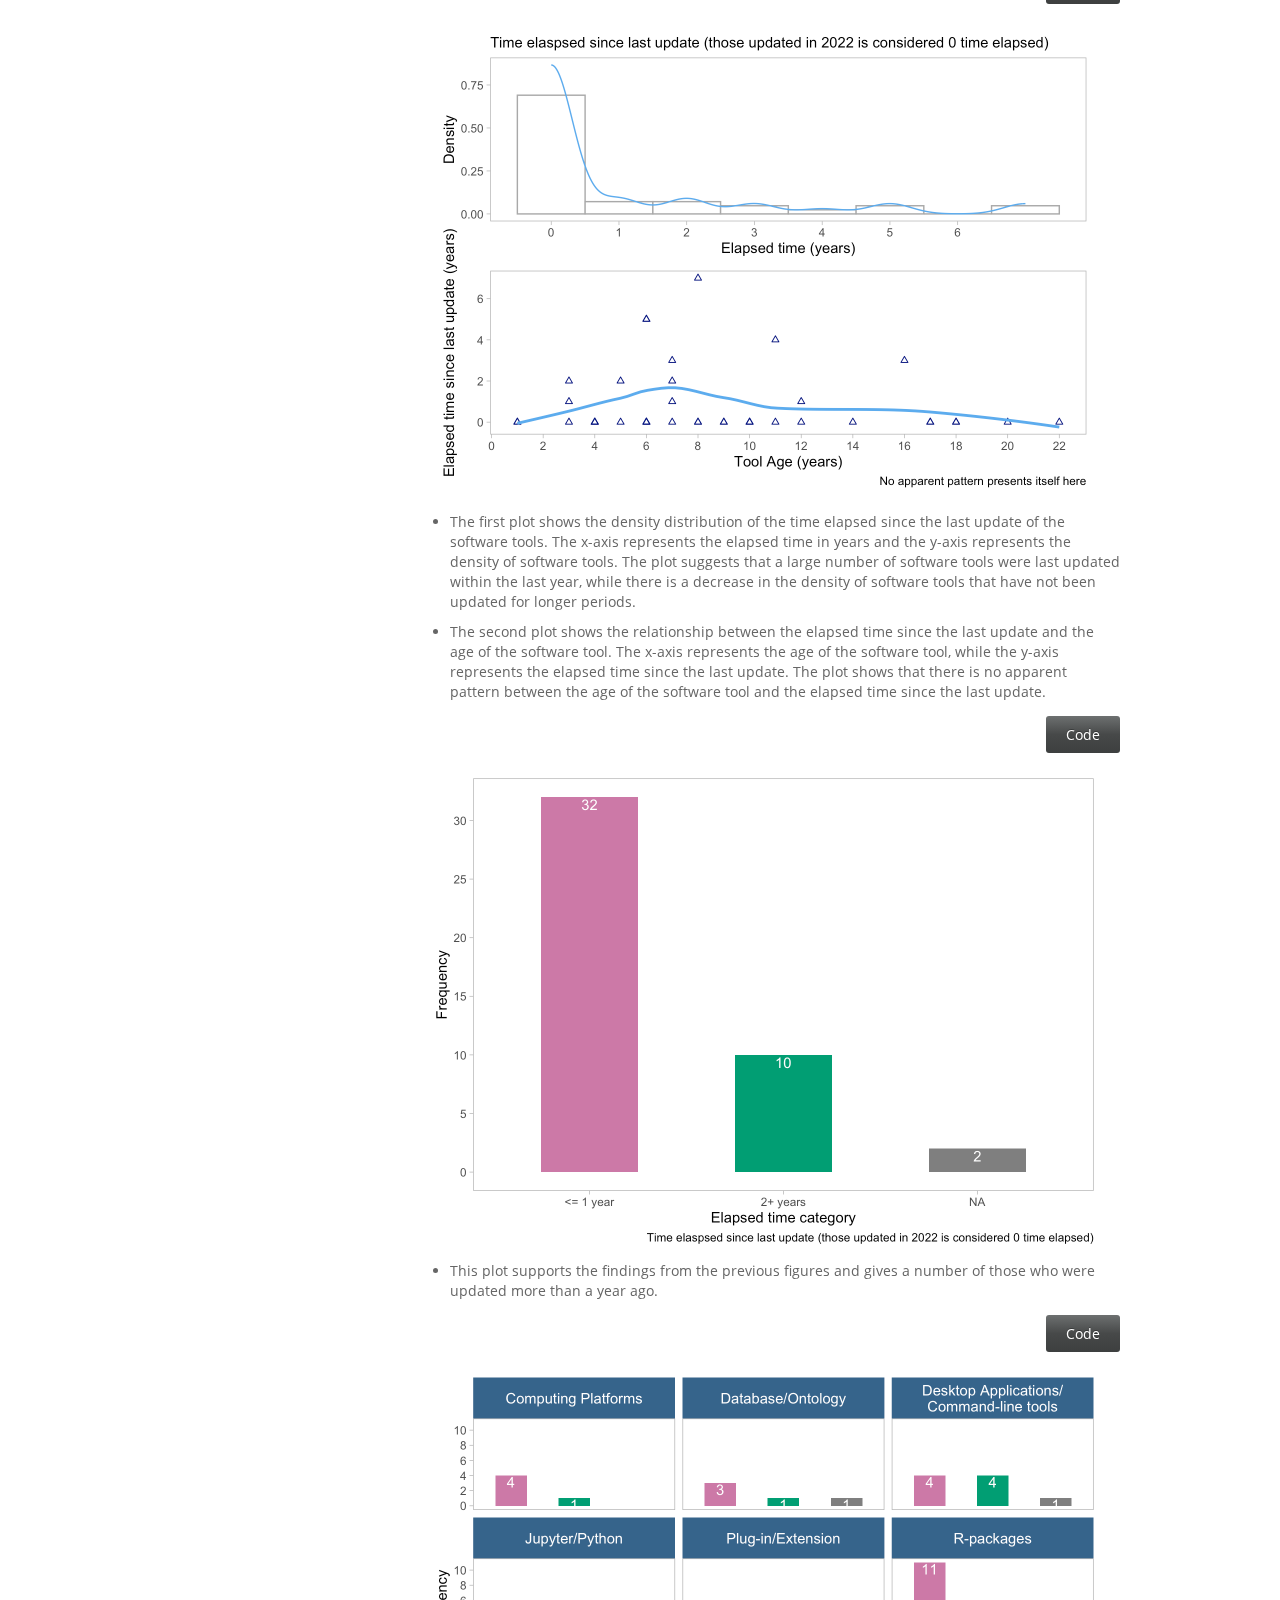
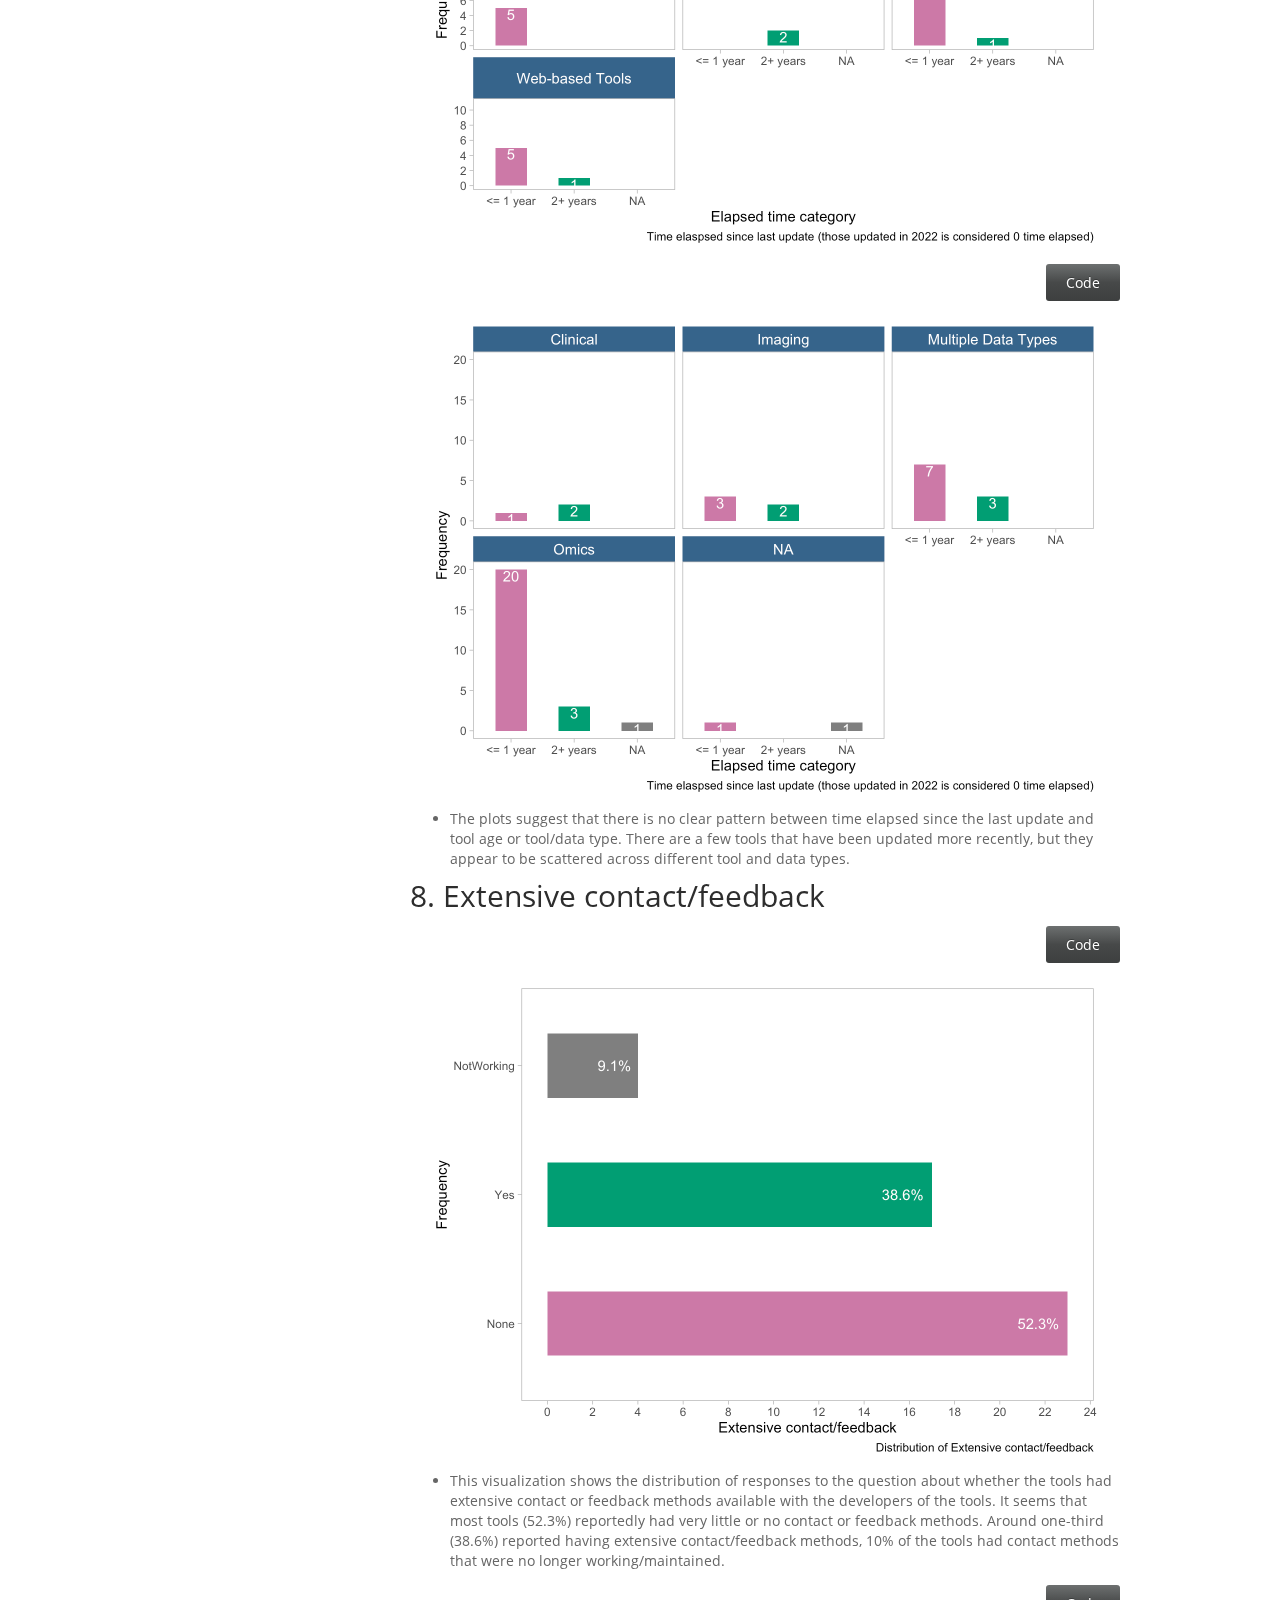
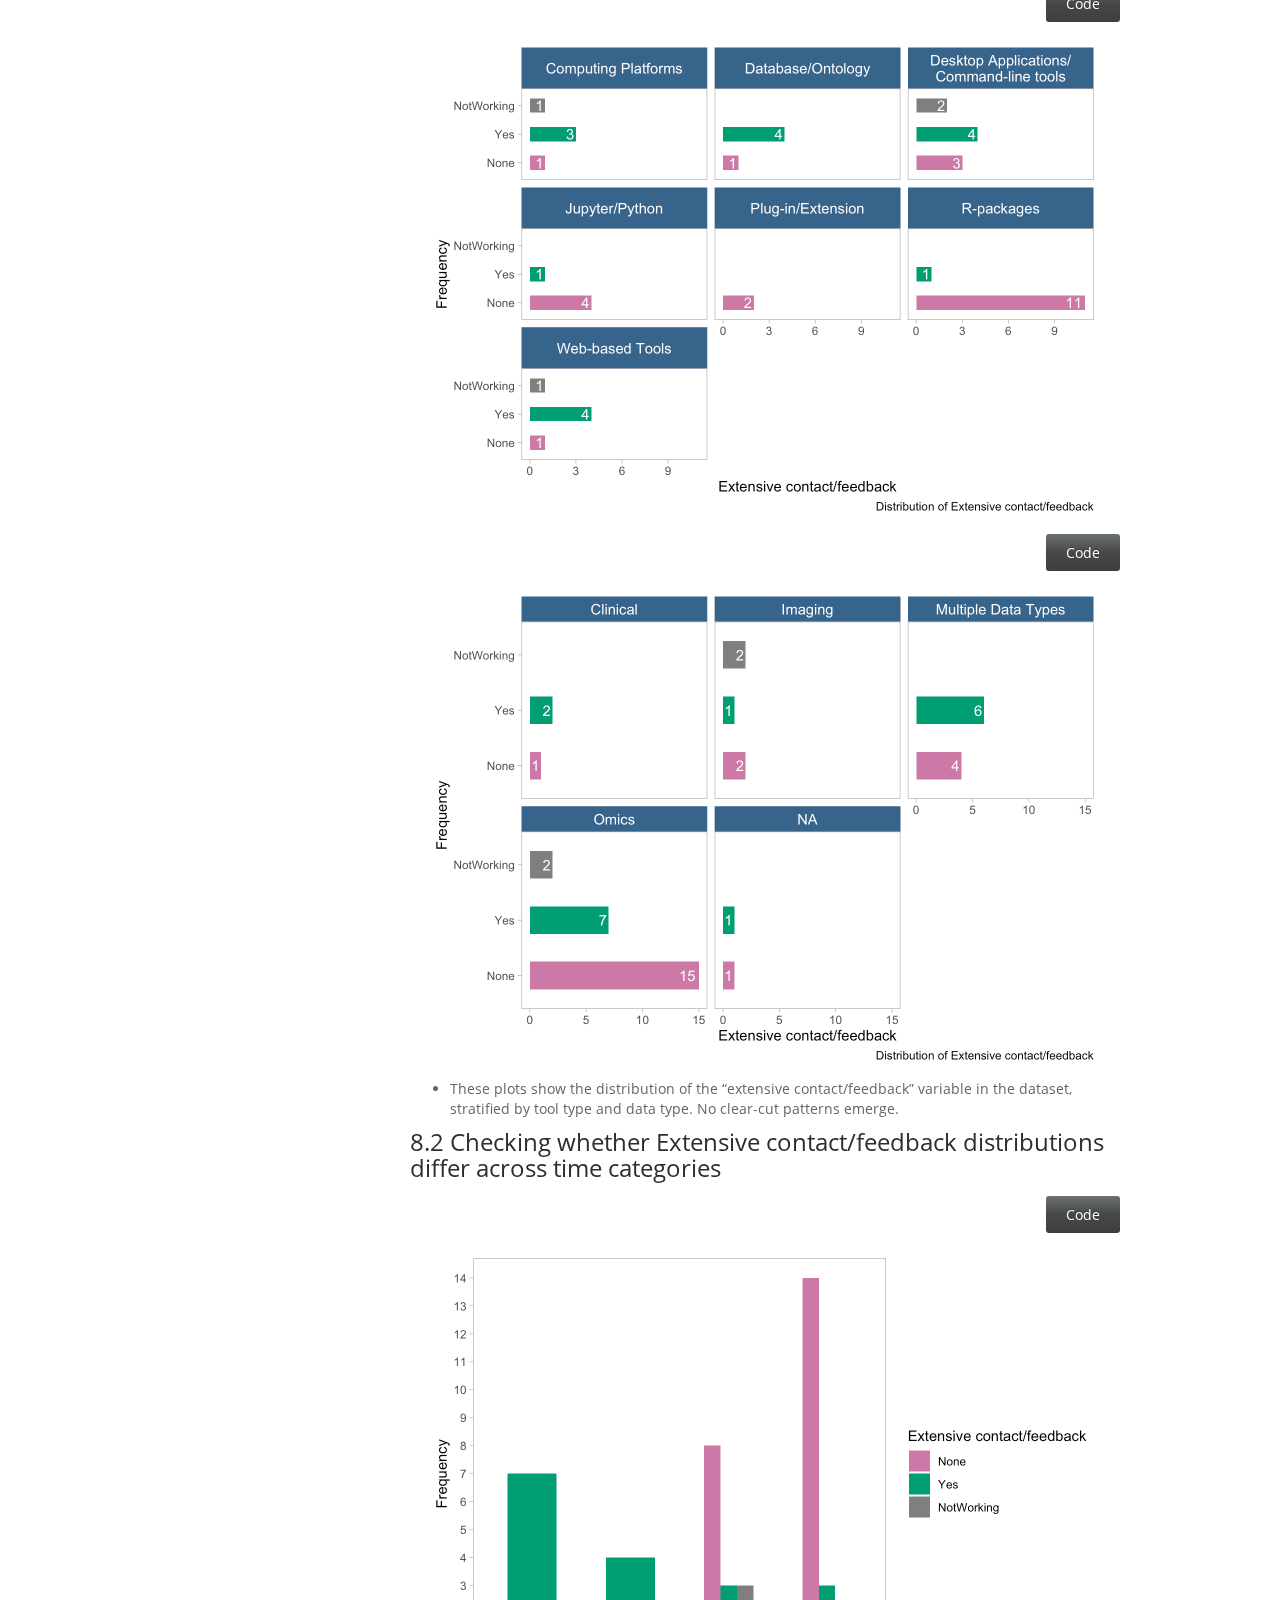
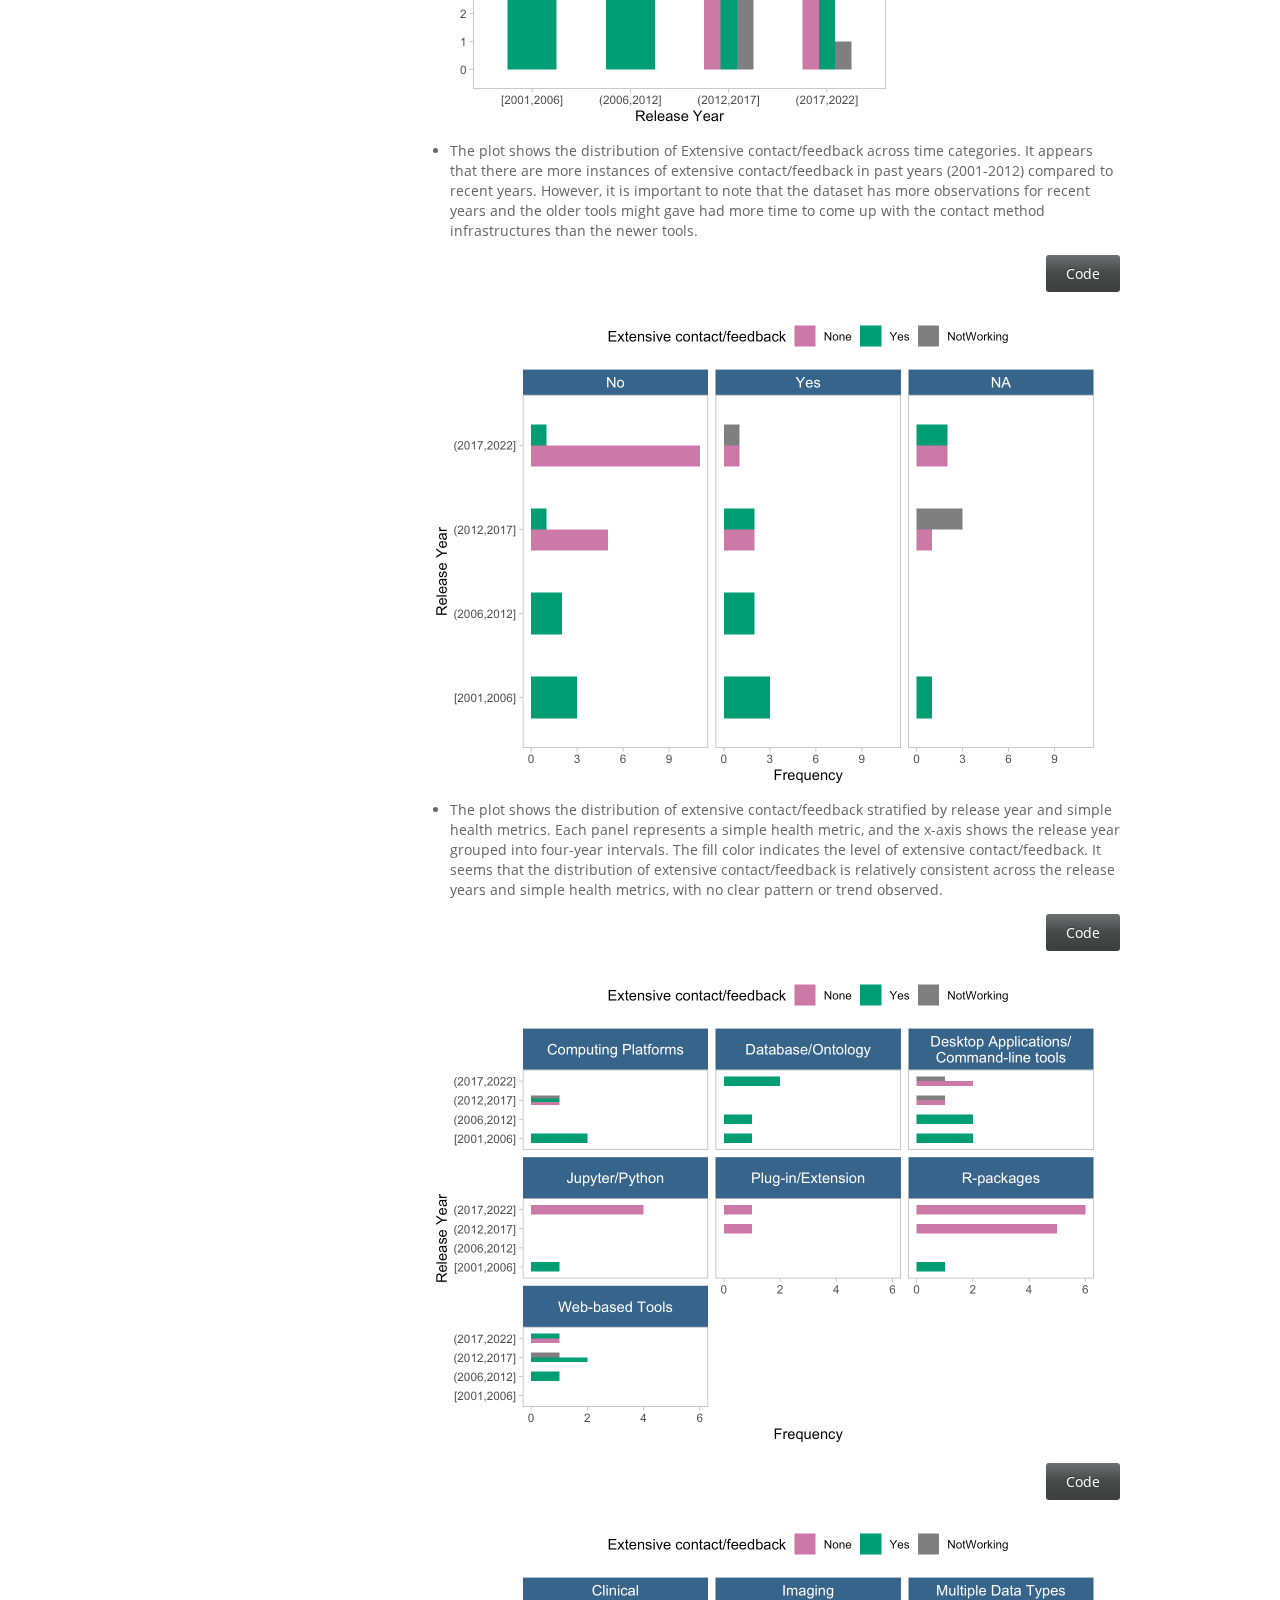
<file: Tool_Citation_Analyses_anon.html>
<!DOCTYPE html>

<html>

<head>

<meta charset="utf-8" />
<meta name="generator" content="pandoc" />
<meta http-equiv="X-UA-Compatible" content="IE=EDGE" />


<meta name="author" content="Awan Afiaz - Graduate Student" />

<meta name="date" content="2023-05-29" />

<title>Infrastructure and Citation Analysis</title>

<script src="site_libs/header-attrs-2.19/header-attrs.js"></script>
<script src="site_libs/jquery-3.6.0/jquery-3.6.0.min.js"></script>
<meta name="viewport" content="width=device-width, initial-scale=1" />
<link href="site_libs/bootstrap-3.3.5/css/spacelab.min.css" rel="stylesheet" />
<script src="site_libs/bootstrap-3.3.5/js/bootstrap.min.js"></script>
<script src="site_libs/bootstrap-3.3.5/shim/html5shiv.min.js"></script>
<script src="site_libs/bootstrap-3.3.5/shim/respond.min.js"></script>
<style>h1 {font-size: 34px;}
       h1.title {font-size: 38px;}
       h2 {font-size: 30px;}
       h3 {font-size: 24px;}
       h4 {font-size: 18px;}
       h5 {font-size: 16px;}
       h6 {font-size: 12px;}
       code {color: inherit; background-color: rgba(0, 0, 0, 0.04);}
       pre:not([class]) { background-color: white }</style>
<script src="site_libs/jqueryui-1.11.4/jquery-ui.min.js"></script>
<link href="site_libs/tocify-1.9.1/jquery.tocify.css" rel="stylesheet" />
<script src="site_libs/tocify-1.9.1/jquery.tocify.js"></script>
<script src="site_libs/navigation-1.1/tabsets.js"></script>
<script src="site_libs/navigation-1.1/codefolding.js"></script>
<script src="site_libs/htmlwidgets-1.6.1/htmlwidgets.js"></script>
<link href="site_libs/datatables-css-0.0.0/datatables-crosstalk.css" rel="stylesheet" />
<script src="site_libs/datatables-binding-0.26/datatables.js"></script>
<link href="site_libs/dt-core-1.12.1/css/jquery.dataTables.min.css" rel="stylesheet" />
<link href="site_libs/dt-core-1.12.1/css/jquery.dataTables.extra.css" rel="stylesheet" />
<script src="site_libs/dt-core-1.12.1/js/jquery.dataTables.min.js"></script>
<link href="site_libs/crosstalk-1.2.0/css/crosstalk.min.css" rel="stylesheet" />
<script src="site_libs/crosstalk-1.2.0/js/crosstalk.min.js"></script>
<link href="site_libs/font-awesome-5.1.0/css/all.css" rel="stylesheet" />
<link href="site_libs/font-awesome-5.1.0/css/v4-shims.css" rel="stylesheet" />
<link rel="shortcut icon" href="resources/images/favicon.ico" />
 <!--- go to https://favicon.io/favicon-converter/ to upload an image to make a new favicon.io. You will need to replace the current favicon.io image with the one in the downloaded directory from the website. The current image is in the resources/images/ directory --->

<style type="text/css">
  code{white-space: pre-wrap;}
  span.smallcaps{font-variant: small-caps;}
  span.underline{text-decoration: underline;}
  div.column{display: inline-block; vertical-align: top; width: 50%;}
  div.hanging-indent{margin-left: 1.5em; text-indent: -1.5em;}
  ul.task-list{list-style: none;}
    </style>



<style type="text/css">
  code {
    white-space: pre;
  }
  .sourceCode {
    overflow: visible;
  }
</style>
<style type="text/css" data-origin="pandoc">
pre > code.sourceCode { white-space: pre; position: relative; }
pre > code.sourceCode > span { display: inline-block; line-height: 1.25; }
pre > code.sourceCode > span:empty { height: 1.2em; }
.sourceCode { overflow: visible; }
code.sourceCode > span { color: inherit; text-decoration: inherit; }
div.sourceCode { margin: 1em 0; }
pre.sourceCode { margin: 0; }
@media screen {
div.sourceCode { overflow: auto; }
}
@media print {
pre > code.sourceCode { white-space: pre-wrap; }
pre > code.sourceCode > span { text-indent: -5em; padding-left: 5em; }
}
pre.numberSource code
  { counter-reset: source-line 0; }
pre.numberSource code > span
  { position: relative; left: -4em; counter-increment: source-line; }
pre.numberSource code > span > a:first-child::before
  { content: counter(source-line);
    position: relative; left: -1em; text-align: right; vertical-align: baseline;
    border: none; display: inline-block;
    -webkit-touch-callout: none; -webkit-user-select: none;
    -khtml-user-select: none; -moz-user-select: none;
    -ms-user-select: none; user-select: none;
    padding: 0 4px; width: 4em;
    color: #aaaaaa;
  }
pre.numberSource { margin-left: 3em; border-left: 1px solid #aaaaaa;  padding-left: 4px; }
div.sourceCode
  {   }
@media screen {
pre > code.sourceCode > span > a:first-child::before { text-decoration: underline; }
}
code span.al { color: #ff0000; font-weight: bold; } /* Alert */
code span.an { color: #60a0b0; font-weight: bold; font-style: italic; } /* Annotation */
code span.at { color: #7d9029; } /* Attribute */
code span.bn { color: #40a070; } /* BaseN */
code span.bu { color: #008000; } /* BuiltIn */
code span.cf { color: #007020; font-weight: bold; } /* ControlFlow */
code span.ch { color: #4070a0; } /* Char */
code span.cn { color: #880000; } /* Constant */
code span.co { color: #60a0b0; font-style: italic; } /* Comment */
code span.cv { color: #60a0b0; font-weight: bold; font-style: italic; } /* CommentVar */
code span.do { color: #ba2121; font-style: italic; } /* Documentation */
code span.dt { color: #902000; } /* DataType */
code span.dv { color: #40a070; } /* DecVal */
code span.er { color: #ff0000; font-weight: bold; } /* Error */
code span.ex { } /* Extension */
code span.fl { color: #40a070; } /* Float */
code span.fu { color: #06287e; } /* Function */
code span.im { color: #008000; font-weight: bold; } /* Import */
code span.in { color: #60a0b0; font-weight: bold; font-style: italic; } /* Information */
code span.kw { color: #007020; font-weight: bold; } /* Keyword */
code span.op { color: #666666; } /* Operator */
code span.ot { color: #007020; } /* Other */
code span.pp { color: #bc7a00; } /* Preprocessor */
code span.sc { color: #4070a0; } /* SpecialChar */
code span.ss { color: #bb6688; } /* SpecialString */
code span.st { color: #4070a0; } /* String */
code span.va { color: #19177c; } /* Variable */
code span.vs { color: #4070a0; } /* VerbatimString */
code span.wa { color: #60a0b0; font-weight: bold; font-style: italic; } /* Warning */

.sourceCode .row {
  width: 100%;
}
.sourceCode {
  overflow-x: auto;
}
.code-folding-btn {
  margin-right: -30px;
}
</style>
<script>
// apply pandoc div.sourceCode style to pre.sourceCode instead
(function() {
  var sheets = document.styleSheets;
  for (var i = 0; i < sheets.length; i++) {
    if (sheets[i].ownerNode.dataset["origin"] !== "pandoc") continue;
    try { var rules = sheets[i].cssRules; } catch (e) { continue; }
    var j = 0;
    while (j < rules.length) {
      var rule = rules[j];
      // check if there is a div.sourceCode rule
      if (rule.type !== rule.STYLE_RULE || rule.selectorText !== "div.sourceCode") {
        j++;
        continue;
      }
      var style = rule.style.cssText;
      // check if color or background-color is set
      if (rule.style.color === '' && rule.style.backgroundColor === '') {
        j++;
        continue;
      }
      // replace div.sourceCode by a pre.sourceCode rule
      sheets[i].deleteRule(j);
      sheets[i].insertRule('pre.sourceCode{' + style + '}', j);
    }
  }
})();
</script>




<link rel="stylesheet" href="styles.css" type="text/css" />



<style type = "text/css">
.main-container {
  max-width: 940px;
  margin-left: auto;
  margin-right: auto;
}
img {
  max-width:100%;
}
.tabbed-pane {
  padding-top: 12px;
}
.html-widget {
  margin-bottom: 20px;
}
button.code-folding-btn:focus {
  outline: none;
}
summary {
  display: list-item;
}
details > summary > p:only-child {
  display: inline;
}
pre code {
  padding: 0;
}
</style>


<style type="text/css">
.dropdown-submenu {
  position: relative;
}
.dropdown-submenu>.dropdown-menu {
  top: 0;
  left: 100%;
  margin-top: -6px;
  margin-left: -1px;
  border-radius: 0 6px 6px 6px;
}
.dropdown-submenu:hover>.dropdown-menu {
  display: block;
}
.dropdown-submenu>a:after {
  display: block;
  content: " ";
  float: right;
  width: 0;
  height: 0;
  border-color: transparent;
  border-style: solid;
  border-width: 5px 0 5px 5px;
  border-left-color: #cccccc;
  margin-top: 5px;
  margin-right: -10px;
}
.dropdown-submenu:hover>a:after {
  border-left-color: #adb5bd;
}
.dropdown-submenu.pull-left {
  float: none;
}
.dropdown-submenu.pull-left>.dropdown-menu {
  left: -100%;
  margin-left: 10px;
  border-radius: 6px 0 6px 6px;
}
</style>

<script type="text/javascript">
// manage active state of menu based on current page
$(document).ready(function () {
  // active menu anchor
  href = window.location.pathname
  href = href.substr(href.lastIndexOf('/') + 1)
  if (href === "")
    href = "index.html";
  var menuAnchor = $('a[href="' + href + '"]');

  // mark the anchor link active (and if it's in a dropdown, also mark that active)
  var dropdown = menuAnchor.closest('li.dropdown');
  if (window.bootstrap) { // Bootstrap 4+
    menuAnchor.addClass('active');
    dropdown.find('> .dropdown-toggle').addClass('active');
  } else { // Bootstrap 3
    menuAnchor.parent().addClass('active');
    dropdown.addClass('active');
  }

  // Navbar adjustments
  var navHeight = $(".navbar").first().height() + 15;
  var style = document.createElement('style');
  var pt = "padding-top: " + navHeight + "px; ";
  var mt = "margin-top: -" + navHeight + "px; ";
  var css = "";
  // offset scroll position for anchor links (for fixed navbar)
  for (var i = 1; i <= 6; i++) {
    css += ".section h" + i + "{ " + pt + mt + "}\n";
  }
  style.innerHTML = "body {" + pt + "padding-bottom: 40px; }\n" + css;
  document.head.appendChild(style);
});
</script>

<!-- tabsets -->

<style type="text/css">
.tabset-dropdown > .nav-tabs {
  display: inline-table;
  max-height: 500px;
  min-height: 44px;
  overflow-y: auto;
  border: 1px solid #ddd;
  border-radius: 4px;
}

.tabset-dropdown > .nav-tabs > li.active:before, .tabset-dropdown > .nav-tabs.nav-tabs-open:before {
  content: "\e259";
  font-family: 'Glyphicons Halflings';
  display: inline-block;
  padding: 10px;
  border-right: 1px solid #ddd;
}

.tabset-dropdown > .nav-tabs.nav-tabs-open > li.active:before {
  content: "\e258";
  font-family: 'Glyphicons Halflings';
  border: none;
}

.tabset-dropdown > .nav-tabs > li.active {
  display: block;
}

.tabset-dropdown > .nav-tabs > li > a,
.tabset-dropdown > .nav-tabs > li > a:focus,
.tabset-dropdown > .nav-tabs > li > a:hover {
  border: none;
  display: inline-block;
  border-radius: 4px;
  background-color: transparent;
}

.tabset-dropdown > .nav-tabs.nav-tabs-open > li {
  display: block;
  float: none;
}

.tabset-dropdown > .nav-tabs > li {
  display: none;
}
</style>

<!-- code folding -->
<style type="text/css">
.code-folding-btn { margin-bottom: 4px; }
</style>



<style type="text/css">

#TOC {
  margin: 25px 0px 20px 0px;
}
@media (max-width: 768px) {
#TOC {
  position: relative;
  width: 100%;
}
}

@media print {
.toc-content {
  /* see https://github.com/w3c/csswg-drafts/issues/4434 */
  float: right;
}
}

.toc-content {
  padding-left: 30px;
  padding-right: 40px;
}

div.main-container {
  max-width: 1200px;
}

div.tocify {
  width: 20%;
  max-width: 260px;
  max-height: 85%;
}

@media (min-width: 768px) and (max-width: 991px) {
  div.tocify {
    width: 25%;
  }
}

@media (max-width: 767px) {
  div.tocify {
    width: 100%;
    max-width: none;
  }
}

.tocify ul, .tocify li {
  line-height: 20px;
}

.tocify-subheader .tocify-item {
  font-size: 0.90em;
}

.tocify .list-group-item {
  border-radius: 0px;
}


</style>



</head>

<body>


<div class="container-fluid main-container">


<!-- setup 3col/9col grid for toc_float and main content  -->
<div class="row">
<div class="col-xs-12 col-sm-4 col-md-3">
<div id="TOC" class="tocify">
</div>
</div>

<div class="toc-content col-xs-12 col-sm-8 col-md-9">




<div class="navbar navbar-default  navbar-fixed-top" role="navigation">
  <div class="container">
    <div class="navbar-header">
      <button type="button" class="navbar-toggle collapsed" data-toggle="collapse" data-bs-toggle="collapse" data-target="#navbar" data-bs-target="#navbar">
        <span class="icon-bar"></span>
        <span class="icon-bar"></span>
        <span class="icon-bar"></span>
      </button>
      <a class="navbar-brand" href="index.html"><img id="logo" style="width: 75px;" src="ITCRLogo.png" /></a>
    </div>
    <div id="navbar" class="navbar-collapse collapse">
      <ul class="nav navbar-nav">
        
      </ul>
      <ul class="nav navbar-nav navbar-right">
        <li>
  <a href="index.html">
    <span class="fa fa-home"></span>
     
    Home
  </a>
</li>
<li>
  <a href="questionnaire.html">
    <span class="fa fa-comments-o"></span>
     
    Survey Questionnaire
  </a>
</li>
<li>
  <a href="Survey_Results_anon.html">Survey Data Analysis</a>
</li>
<li>
  <a href="Tool_Citation_Analyses_anon.html">Tool Infrastructure and Citation Analysis</a>
</li>
<li>
  <a href="contact.html">
    <span class="fa fa-envelope"></span>
     
    Contact
  </a>
</li>
      </ul>
    </div><!--/.nav-collapse -->
  </div><!--/.container -->
</div><!--/.navbar -->

<div id="header">

<div class="btn-group pull-right float-right">
<button type="button" class="btn btn-default btn-xs btn-secondary btn-sm dropdown-toggle" data-toggle="dropdown" data-bs-toggle="dropdown" aria-haspopup="true" aria-expanded="false"><span>Code</span> <span class="caret"></span></button>
<ul class="dropdown-menu dropdown-menu-right" style="min-width: 50px;">
<li><a id="rmd-show-all-code" href="#">Show All Code</a></li>
<li><a id="rmd-hide-all-code" href="#">Hide All Code</a></li>
</ul>
</div>



<h1 class="title toc-ignore">Infrastructure and Citation Analysis</h1>
<h4 class="author">Awan Afiaz - Graduate Student</h4>
<h4 class="date">2023-05-29</h4>

</div>


<div id="part-i-analyses-of-software-infrastructure"
class="section level1">
<h1>Part I: Analyses of software infrastructure</h1>
<p>This analysis aims to explore the software infrastructure of 44 tools
(33 funded by ITCR alone and 7 funded by the Cancer Target Discovery and
Development (CTD²) Network, as well as 4 tools funded by both) and
provide insights into their trends, documentation, dependencies, and
citation metrics.</p>
<div class="sourceCode" id="cb1"><pre class="sourceCode r"><code class="sourceCode r"><span id="cb1-1"><a href="#cb1-1" aria-hidden="true" tabindex="-1"></a><span class="co"># Read data and recode</span></span>
<span id="cb1-2"><a href="#cb1-2" aria-hidden="true" tabindex="-1"></a>wdat <span class="ot">&lt;-</span> <span class="fu">read_csv</span>(<span class="at">file =</span> <span class="st">&quot;tooldata_anonymized.csv&quot;</span>) </span>
<span id="cb1-3"><a href="#cb1-3" aria-hidden="true" tabindex="-1"></a></span>
<span id="cb1-4"><a href="#cb1-4" aria-hidden="true" tabindex="-1"></a><span class="do">## Recode the health_metrics into simple classification</span></span>
<span id="cb1-5"><a href="#cb1-5" aria-hidden="true" tabindex="-1"></a>wdat <span class="sc">%&lt;&gt;%</span> </span>
<span id="cb1-6"><a href="#cb1-6" aria-hidden="true" tabindex="-1"></a>  <span class="fu">mutate</span>(<span class="at">simple_health_metrics =</span> <span class="fu">case_when</span>(</span>
<span id="cb1-7"><a href="#cb1-7" aria-hidden="true" tabindex="-1"></a>    <span class="fu">str_detect</span>(health_metrics, <span class="st">&quot;no|No|unknown status|no badge|Not for core software|CI but not badge|</span><span class="sc">\\</span><span class="st">?&quot;</span>) <span class="sc">~</span> <span class="st">&quot;No&quot;</span>,</span>
<span id="cb1-8"><a href="#cb1-8" aria-hidden="true" tabindex="-1"></a>    <span class="fu">str_detect</span>(health_metrics, <span class="st">&quot;Yes|yes|Test badges|CI and coverage badges|bioconductor only| with badge&quot;</span>) <span class="sc">~</span> <span class="st">&quot;Yes&quot;</span>,</span>
<span id="cb1-9"><a href="#cb1-9" aria-hidden="true" tabindex="-1"></a>    <span class="cn">TRUE</span> <span class="sc">~</span> health_metrics))</span>
<span id="cb1-10"><a href="#cb1-10" aria-hidden="true" tabindex="-1"></a></span>
<span id="cb1-11"><a href="#cb1-11" aria-hidden="true" tabindex="-1"></a><span class="do">## Recode type of data into simple classification</span></span>
<span id="cb1-12"><a href="#cb1-12" aria-hidden="true" tabindex="-1"></a></span>
<span id="cb1-13"><a href="#cb1-13" aria-hidden="true" tabindex="-1"></a>wdat <span class="sc">%&lt;&gt;%</span> </span>
<span id="cb1-14"><a href="#cb1-14" aria-hidden="true" tabindex="-1"></a>  <span class="fu">mutate</span>(<span class="at">dataType =</span> <span class="fu">case_when</span>(</span>
<span id="cb1-15"><a href="#cb1-15" aria-hidden="true" tabindex="-1"></a>    <span class="fu">str_detect</span>(<span class="st">`</span><span class="at">type of data</span><span class="st">`</span>, <span class="st">&quot;DNA methylation and gene expression|Gene sets|genomics|methylation|microbiome sequence analysis|mostly proteomics|multi-omics|mutation analysis|phenotypic associations|protein-protein interaction networks|genomic, phenotypic&quot;</span>) <span class="sc">~</span> <span class="st">&quot;Omics&quot;</span>,</span>
<span id="cb1-16"><a href="#cb1-16" aria-hidden="true" tabindex="-1"></a>    <span class="fu">str_detect</span>(<span class="st">`</span><span class="at">type of data</span><span class="st">`</span>, <span class="st">&quot;cancer models|clinical study metadata harmonization|clinical text&quot;</span>) <span class="sc">~</span> <span class="st">&quot;Clinical&quot;</span>,</span>
<span id="cb1-17"><a href="#cb1-17" aria-hidden="true" tabindex="-1"></a>    <span class="fu">str_detect</span>(<span class="st">`</span><span class="at">type of data</span><span class="st">`</span>, <span class="st">&quot;digital pathology slides|Imaging|PET/CT image analysis|image analysis&quot;</span>) <span class="sc">~</span> <span class="st">&quot;Imaging&quot;</span>,</span>
<span id="cb1-18"><a href="#cb1-18" aria-hidden="true" tabindex="-1"></a>    <span class="fu">str_detect</span>(<span class="st">`</span><span class="at">type of data</span><span class="st">`</span>, <span class="st">&quot;multi-omics|mixed|genomic|Analysis of Variants&quot;</span>) <span class="sc">~</span> <span class="st">&quot;Multiple Data Types&quot;</span>,</span>
<span id="cb1-19"><a href="#cb1-19" aria-hidden="true" tabindex="-1"></a>    <span class="cn">TRUE</span> <span class="sc">~</span> <span class="st">`</span><span class="at">type of data</span><span class="st">`</span>))</span>
<span id="cb1-20"><a href="#cb1-20" aria-hidden="true" tabindex="-1"></a></span>
<span id="cb1-21"><a href="#cb1-21" aria-hidden="true" tabindex="-1"></a><span class="do">## Recode type of tool into simple classification</span></span>
<span id="cb1-22"><a href="#cb1-22" aria-hidden="true" tabindex="-1"></a></span>
<span id="cb1-23"><a href="#cb1-23" aria-hidden="true" tabindex="-1"></a><span class="co">#wdat %&gt;% count(toolType)</span></span>
<span id="cb1-24"><a href="#cb1-24" aria-hidden="true" tabindex="-1"></a></span>
<span id="cb1-25"><a href="#cb1-25" aria-hidden="true" tabindex="-1"></a>wdat <span class="sc">%&lt;&gt;%</span> <span class="fu">rename</span>(<span class="at">toolType =</span> <span class="st">`</span><span class="at">class/type</span><span class="st">`</span>) <span class="sc">%&gt;%</span> </span>
<span id="cb1-26"><a href="#cb1-26" aria-hidden="true" tabindex="-1"></a>  <span class="fu">mutate</span>(</span>
<span id="cb1-27"><a href="#cb1-27" aria-hidden="true" tabindex="-1"></a>    <span class="at">toolType =</span> <span class="fu">case_when</span>(</span>
<span id="cb1-28"><a href="#cb1-28" aria-hidden="true" tabindex="-1"></a>      <span class="fu">str_detect</span>(toolType, <span class="st">&quot;Suite&quot;</span>) <span class="sc">~</span> <span class="st">&quot;Suite&quot;</span>,</span>
<span id="cb1-29"><a href="#cb1-29" aria-hidden="true" tabindex="-1"></a>      <span class="fu">str_detect</span>(toolType, <span class="st">&quot;Platform&quot;</span>) <span class="sc">~</span> <span class="st">&quot;Computing Platforms&quot;</span>,</span>
<span id="cb1-30"><a href="#cb1-30" aria-hidden="true" tabindex="-1"></a>      <span class="fu">str_detect</span>(toolType, <span class="st">&quot;Command-line tool/Other scripts|Desktop Application&quot;</span>) <span class="sc">~</span> <span class="st">&quot;Desktop Applications/</span><span class="sc">\n</span><span class="st">Command-line tools&quot;</span>,</span>
<span id="cb1-31"><a href="#cb1-31" aria-hidden="true" tabindex="-1"></a>      <span class="fu">str_detect</span>(toolType, <span class="st">&quot;Web&quot;</span>) <span class="sc">~</span> <span class="st">&quot;Web-based Tools&quot;</span>,</span>
<span id="cb1-32"><a href="#cb1-32" aria-hidden="true" tabindex="-1"></a>      <span class="fu">str_detect</span>(toolType, <span class="st">&quot;Jupyter|Python&quot;</span>) <span class="sc">~</span> <span class="st">&quot;Jupyter/Python&quot;</span>,</span>
<span id="cb1-33"><a href="#cb1-33" aria-hidden="true" tabindex="-1"></a>      <span class="fu">str_detect</span>(toolType, <span class="st">&quot;R&quot;</span>) <span class="sc">~</span> <span class="st">&quot;R-packages&quot;</span>,</span>
<span id="cb1-34"><a href="#cb1-34" aria-hidden="true" tabindex="-1"></a>      <span class="cn">TRUE</span> <span class="sc">~</span> toolType</span>
<span id="cb1-35"><a href="#cb1-35" aria-hidden="true" tabindex="-1"></a>    )</span>
<span id="cb1-36"><a href="#cb1-36" aria-hidden="true" tabindex="-1"></a>  )</span></code></pre></div>
<div id="graphical-analyses" class="section level2">
<h2>Graphical Analyses</h2>
<ul>
<li>We have made use of color-blindness friendly colors in our
analyses.</li>
</ul>
</div>
<div id="distribution-of-software-across-tool-and-data-types"
class="section level2">
<h2>1. Distribution of software across tool and data types</h2>
<div class="sourceCode" id="cb2"><pre class="sourceCode r"><code class="sourceCode r"><span id="cb2-1"><a href="#cb2-1" aria-hidden="true" tabindex="-1"></a>toolsPlot <span class="ot">&lt;-</span> wdat <span class="sc">%&gt;%</span> </span>
<span id="cb2-2"><a href="#cb2-2" aria-hidden="true" tabindex="-1"></a>  <span class="fu">ggplot</span>(<span class="fu">aes</span>(<span class="at">x =</span> <span class="fu">fct_infreq</span>(toolType), <span class="at">fill =</span> toolType)) <span class="sc">+</span></span>
<span id="cb2-3"><a href="#cb2-3" aria-hidden="true" tabindex="-1"></a>  <span class="fu">geom_bar</span>(<span class="at">width =</span> <span class="fl">0.5</span>) <span class="sc">+</span></span>
<span id="cb2-4"><a href="#cb2-4" aria-hidden="true" tabindex="-1"></a>  <span class="fu">geom_text</span>(<span class="at">stat =</span> <span class="st">&#39;count&#39;</span>, </span>
<span id="cb2-5"><a href="#cb2-5" aria-hidden="true" tabindex="-1"></a>            <span class="fu">aes</span>(<span class="at">label =</span> <span class="fu">paste0</span>(<span class="fu">after_stat</span>(<span class="fu">round</span>(<span class="dv">100</span><span class="sc">*</span>count<span class="sc">/</span><span class="fu">sum</span>(count),<span class="dv">1</span>)), <span class="st">&quot;%&quot;</span>)), </span>
<span id="cb2-6"><a href="#cb2-6" aria-hidden="true" tabindex="-1"></a>            <span class="at">hjust =</span> <span class="fl">1.5</span>, <span class="at">color =</span> <span class="st">&quot;white&quot;</span>) <span class="sc">+</span></span>
<span id="cb2-7"><a href="#cb2-7" aria-hidden="true" tabindex="-1"></a>  <span class="fu">labs</span>(<span class="at">x =</span> <span class="st">&quot;&quot;</span>, <span class="at">y =</span> <span class="st">&quot;Frequency&quot;</span>, </span>
<span id="cb2-8"><a href="#cb2-8" aria-hidden="true" tabindex="-1"></a>       <span class="at">caption =</span> <span class="st">&quot;Distribution of Software Across Tool Types&quot;</span>) <span class="sc">+</span></span>
<span id="cb2-9"><a href="#cb2-9" aria-hidden="true" tabindex="-1"></a>  <span class="fu">scale_y_continuous</span>(<span class="at">n.breaks =</span> <span class="dv">10</span>) <span class="sc">+</span></span>
<span id="cb2-10"><a href="#cb2-10" aria-hidden="true" tabindex="-1"></a>  <span class="fu">scale_fill_manual</span>(<span class="at">values =</span> <span class="fu">c</span>(<span class="st">&quot;#E69F00&quot;</span>, <span class="st">&quot;#89B4E9&quot;</span>, <span class="st">&quot;#0Fadff&quot;</span>, <span class="st">&quot;#009E7A&quot;</span>, <span class="st">&quot;#D55E00&quot;</span>, <span class="st">&quot;#0072B2&quot;</span>, <span class="st">&quot;#CC79A7&quot;</span>)) <span class="sc">+</span></span>
<span id="cb2-11"><a href="#cb2-11" aria-hidden="true" tabindex="-1"></a>  <span class="fu">ggtitle</span>(<span class="st">&quot;Software Tool Types&quot;</span>) <span class="sc">+</span></span>
<span id="cb2-12"><a href="#cb2-12" aria-hidden="true" tabindex="-1"></a>  <span class="fu">theme_light</span>() <span class="sc">+</span></span>
<span id="cb2-13"><a href="#cb2-13" aria-hidden="true" tabindex="-1"></a>  <span class="fu">theme</span>(<span class="at">axis.text.x =</span> <span class="fu">element_text</span>( <span class="at">vjust =</span> <span class="fl">0.5</span>, <span class="at">hjust =</span> <span class="dv">1</span>),</span>
<span id="cb2-14"><a href="#cb2-14" aria-hidden="true" tabindex="-1"></a>        <span class="at">axis.text.y =</span> <span class="fu">element_text</span>(<span class="at">size =</span> <span class="dv">10</span>),</span>
<span id="cb2-15"><a href="#cb2-15" aria-hidden="true" tabindex="-1"></a>        <span class="at">axis.title.y =</span> <span class="fu">element_text</span>(<span class="at">angle =</span> <span class="dv">0</span>, <span class="at">vjust =</span> <span class="dv">1</span>, <span class="at">size =</span> <span class="dv">12</span>),</span>
<span id="cb2-16"><a href="#cb2-16" aria-hidden="true" tabindex="-1"></a>        <span class="at">panel.grid.major =</span> <span class="fu">element_line</span>(<span class="at">color =</span> <span class="st">&quot;#ffffff&quot;</span>),</span>
<span id="cb2-17"><a href="#cb2-17" aria-hidden="true" tabindex="-1"></a>        <span class="at">panel.grid.minor =</span> <span class="fu">element_blank</span>(),</span>
<span id="cb2-18"><a href="#cb2-18" aria-hidden="true" tabindex="-1"></a>        <span class="at">legend.position =</span> <span class="st">&quot;none&quot;</span>) <span class="sc">+</span> <span class="fu">coord_flip</span>()</span>
<span id="cb2-19"><a href="#cb2-19" aria-hidden="true" tabindex="-1"></a></span>
<span id="cb2-20"><a href="#cb2-20" aria-hidden="true" tabindex="-1"></a>toolsPlot</span></code></pre></div>
<p><img src="Tool_Citation_Analyses_anon_files/figure-html/unnamed-chunk-2-1.png" width="672" style="display: block; margin: auto;" /></p>
<div class="sourceCode" id="cb3"><pre class="sourceCode r"><code class="sourceCode r"><span id="cb3-1"><a href="#cb3-1" aria-hidden="true" tabindex="-1"></a><span class="fu">ggsave</span>(<span class="st">&quot;software_tool_types.png&quot;</span>, <span class="at">plot =</span> toolsPlot, <span class="at">dpi =</span> <span class="dv">300</span>, <span class="at">width =</span> <span class="dv">8</span>, <span class="at">height =</span> <span class="dv">6</span>, <span class="at">units =</span> <span class="st">&quot;in&quot;</span>)</span></code></pre></div>
<ul>
<li><p>The vertical bar plot shows the distribution of software across
different tool types. The x-axis represents the frequency of the
software and is labeled with the tool types. The y-axis represents the
frequency of occurrence of the software. Each tool type is represented
by a different color. The percentage of each tool type is displayed on
top of the corresponding bar.</p></li>
<li><p>The majority of the users use R-packages, and Desktop
Applications or Commandline tools, while a few use computing platforms,
Jupyter/Python, Database/Ontology, and Plug-in/Extension.</p></li>
</ul>
<div class="sourceCode" id="cb4"><pre class="sourceCode r"><code class="sourceCode r"><span id="cb4-1"><a href="#cb4-1" aria-hidden="true" tabindex="-1"></a>wdat <span class="sc">%&gt;%</span></span>
<span id="cb4-2"><a href="#cb4-2" aria-hidden="true" tabindex="-1"></a>  <span class="fu">ggplot</span>(<span class="fu">aes</span>(<span class="at">x =</span> <span class="fu">fct_infreq</span>(dataType), <span class="at">fill =</span> dataType)) <span class="sc">+</span></span>
<span id="cb4-3"><a href="#cb4-3" aria-hidden="true" tabindex="-1"></a>  <span class="fu">geom_bar</span>(<span class="at">width =</span> <span class="fl">0.5</span>) <span class="sc">+</span></span>
<span id="cb4-4"><a href="#cb4-4" aria-hidden="true" tabindex="-1"></a>  <span class="fu">geom_text</span>(<span class="at">stat =</span> <span class="st">&#39;count&#39;</span>, </span>
<span id="cb4-5"><a href="#cb4-5" aria-hidden="true" tabindex="-1"></a>            <span class="fu">aes</span>(<span class="at">label =</span> <span class="fu">paste0</span>(<span class="fu">after_stat</span>(<span class="fu">round</span>(<span class="dv">100</span><span class="sc">*</span>count<span class="sc">/</span><span class="fu">sum</span>(count),<span class="dv">1</span>)), <span class="st">&quot;%&quot;</span>)), </span>
<span id="cb4-6"><a href="#cb4-6" aria-hidden="true" tabindex="-1"></a>            <span class="at">hjust =</span> <span class="fl">1.1</span>, <span class="at">color =</span> <span class="st">&quot;white&quot;</span>) <span class="sc">+</span></span>
<span id="cb4-7"><a href="#cb4-7" aria-hidden="true" tabindex="-1"></a>  <span class="fu">labs</span>(<span class="at">x =</span> <span class="st">&quot;&quot;</span>, <span class="at">y =</span> <span class="st">&quot;Frequency&quot;</span>, </span>
<span id="cb4-8"><a href="#cb4-8" aria-hidden="true" tabindex="-1"></a>       <span class="at">caption =</span> <span class="st">&quot;Distribution of Software Across Data Types&quot;</span>) <span class="sc">+</span></span>
<span id="cb4-9"><a href="#cb4-9" aria-hidden="true" tabindex="-1"></a>  <span class="fu">scale_y_continuous</span>(<span class="at">n.breaks =</span> <span class="dv">13</span>) <span class="sc">+</span></span>
<span id="cb4-10"><a href="#cb4-10" aria-hidden="true" tabindex="-1"></a>  <span class="fu">scale_fill_manual</span>(<span class="at">values =</span> <span class="fu">c</span>(<span class="st">&quot;#E69F00&quot;</span>, <span class="st">&quot;#56B4E9&quot;</span>, <span class="st">&quot;#009E73&quot;</span>, <span class="st">&quot;#0072B2&quot;</span>, <span class="st">&quot;#D55E00&quot;</span>, <span class="st">&quot;#CC79A7&quot;</span>)) <span class="sc">+</span></span>
<span id="cb4-11"><a href="#cb4-11" aria-hidden="true" tabindex="-1"></a>  <span class="fu">ggtitle</span>(<span class="st">&quot;Software Data Types&quot;</span>) <span class="sc">+</span></span>
<span id="cb4-12"><a href="#cb4-12" aria-hidden="true" tabindex="-1"></a>  <span class="fu">theme_light</span>() <span class="sc">+</span></span>
<span id="cb4-13"><a href="#cb4-13" aria-hidden="true" tabindex="-1"></a>  <span class="fu">theme</span>(<span class="at">axis.text.x =</span> <span class="fu">element_text</span>( <span class="at">vjust =</span> <span class="fl">0.5</span>, <span class="at">hjust =</span> <span class="dv">1</span>),</span>
<span id="cb4-14"><a href="#cb4-14" aria-hidden="true" tabindex="-1"></a>        <span class="at">axis.text.y =</span> <span class="fu">element_text</span>(<span class="at">size =</span> <span class="dv">10</span>),</span>
<span id="cb4-15"><a href="#cb4-15" aria-hidden="true" tabindex="-1"></a>        <span class="at">axis.title.y =</span> <span class="fu">element_text</span>(<span class="at">angle =</span> <span class="dv">0</span>, <span class="at">vjust =</span> <span class="dv">1</span>, <span class="at">size =</span> <span class="dv">12</span>),</span>
<span id="cb4-16"><a href="#cb4-16" aria-hidden="true" tabindex="-1"></a>        <span class="at">panel.grid.major.y =</span> <span class="fu">element_line</span>(<span class="at">color =</span> <span class="st">&quot;#ffffff&quot;</span>),</span>
<span id="cb4-17"><a href="#cb4-17" aria-hidden="true" tabindex="-1"></a>        <span class="at">panel.grid =</span> <span class="fu">element_blank</span>(),</span>
<span id="cb4-18"><a href="#cb4-18" aria-hidden="true" tabindex="-1"></a>        <span class="at">legend.position =</span> <span class="st">&quot;none&quot;</span>) <span class="sc">+</span> </span>
<span id="cb4-19"><a href="#cb4-19" aria-hidden="true" tabindex="-1"></a>  <span class="fu">coord_flip</span>()</span></code></pre></div>
<p><img src="Tool_Citation_Analyses_anon_files/figure-html/unnamed-chunk-3-1.png" width="672" style="display: block; margin: auto;" /></p>
<ul>
<li>This plot shows the distribution of software across different data
types. The x-axis represents the frequency of each data type, and the
bars are color-coded by data type. The various omics-data type is the
most frequently used data for the software platforms.</li>
</ul>
</div>
<div id="distribution-of-software-having-simple-health-metrics"
class="section level2">
<h2>2. Distribution of software having simple health metrics</h2>
<ul>
<li><p>Here we look at the distribution of software having simple health
metrics (Test badges, CI and coverage badges etc.):</p></li>
<li><p>Note: the category “NA” refers to the that the particular tool
did not have any repository or website that allows observation of such
tags/metrics.</p></li>
<li><p>CI stands for Continuous Integration (regularly merging code
changes into a central repository, after which automated builds and
tests are run.)</p></li>
</ul>
<div class="sourceCode" id="cb5"><pre class="sourceCode r"><code class="sourceCode r"><span id="cb5-1"><a href="#cb5-1" aria-hidden="true" tabindex="-1"></a>wdat <span class="sc">%&gt;%</span> <span class="fu">mutate</span>(<span class="at">simple_health_metrics =</span> <span class="fu">if_else</span>(<span class="fu">is.na</span>(simple_health_metrics), <span class="st">&quot;NA&quot;</span>, simple_health_metrics)) <span class="sc">%&gt;%</span> </span>
<span id="cb5-2"><a href="#cb5-2" aria-hidden="true" tabindex="-1"></a>  <span class="fu">ggplot</span>(<span class="fu">aes</span>(<span class="at">x =</span> simple_health_metrics, <span class="at">fill =</span> simple_health_metrics)) <span class="sc">+</span></span>
<span id="cb5-3"><a href="#cb5-3" aria-hidden="true" tabindex="-1"></a>  <span class="fu">geom_bar</span>( <span class="at">width =</span> <span class="fl">0.5</span>, <span class="at">show.legend =</span> F) <span class="sc">+</span> </span>
<span id="cb5-4"><a href="#cb5-4" aria-hidden="true" tabindex="-1"></a>  <span class="fu">geom_text</span>(<span class="at">stat =</span> <span class="st">&#39;count&#39;</span>, </span>
<span id="cb5-5"><a href="#cb5-5" aria-hidden="true" tabindex="-1"></a>            <span class="fu">aes</span>(<span class="at">label =</span> <span class="fu">paste0</span>(<span class="fu">after_stat</span>(<span class="fu">round</span>(<span class="dv">100</span><span class="sc">*</span>count<span class="sc">/</span><span class="fu">sum</span>(count),<span class="dv">1</span>)), <span class="st">&quot;%&quot;</span>)), <span class="at">vjust =</span> <span class="fl">1.5</span>, <span class="at">color =</span> <span class="st">&quot;white&quot;</span>) <span class="sc">+</span></span>
<span id="cb5-6"><a href="#cb5-6" aria-hidden="true" tabindex="-1"></a>  <span class="fu">labs</span>(<span class="at">x =</span> <span class="st">&quot;simple health metrics&quot;</span>, <span class="at">y =</span> <span class="st">&quot;Frequency&quot;</span>, <span class="at">fill =</span> <span class="st">&quot;simple </span><span class="sc">\n</span><span class="st">health metrics&quot;</span>,</span>
<span id="cb5-7"><a href="#cb5-7" aria-hidden="true" tabindex="-1"></a>       <span class="at">caption =</span> <span class="st">&quot;Distribution of software with simple health metrics&quot;</span>) <span class="sc">+</span></span>
<span id="cb5-8"><a href="#cb5-8" aria-hidden="true" tabindex="-1"></a>  <span class="fu">scale_y_continuous</span>(<span class="at">n.breaks =</span> <span class="dv">10</span>) <span class="sc">+</span> </span>
<span id="cb5-9"><a href="#cb5-9" aria-hidden="true" tabindex="-1"></a>    <span class="fu">scale_fill_manual</span>(<span class="at">values =</span> <span class="fu">c</span>(<span class="st">&quot;gray50&quot;</span>, <span class="st">&quot;#CC79A7&quot;</span>, <span class="st">&quot;#009E73&quot;</span>)) <span class="sc">+</span></span>
<span id="cb5-10"><a href="#cb5-10" aria-hidden="true" tabindex="-1"></a>  <span class="fu">theme_light</span>() <span class="sc">+</span></span>
<span id="cb5-11"><a href="#cb5-11" aria-hidden="true" tabindex="-1"></a>  <span class="fu">theme</span>(<span class="at">panel.grid =</span> <span class="fu">element_blank</span>())</span></code></pre></div>
<p><img src="Tool_Citation_Analyses_anon_files/figure-html/unnamed-chunk-4-1.png" width="384" style="display: block; margin: auto;" /></p>
<ul>
<li>The bar plot shows the distribution of software based on the
presence of simple health metrics such as test badges, coverage badges,
and CI badges. The x-axis shows the simple health metrics while the
y-axis shows the frequency of the software. The plot suggests that most
software does not have any simple health metrics, followed by software
with test badges, and then software with coverage badges.</li>
</ul>
<div class="sourceCode" id="cb6"><pre class="sourceCode r"><code class="sourceCode r"><span id="cb6-1"><a href="#cb6-1" aria-hidden="true" tabindex="-1"></a>wdat <span class="sc">%&gt;%</span> <span class="fu">mutate</span>(<span class="at">simple_health_metrics =</span> <span class="fu">if_else</span>(<span class="fu">is.na</span>(simple_health_metrics), <span class="st">&quot;NA&quot;</span>, simple_health_metrics)) <span class="sc">%&gt;%</span> </span>
<span id="cb6-2"><a href="#cb6-2" aria-hidden="true" tabindex="-1"></a>  <span class="fu">ggplot</span>(<span class="fu">aes</span>(<span class="at">x =</span> <span class="fu">fct_infreq</span>(simple_health_metrics), <span class="at">fill =</span> simple_health_metrics)) <span class="sc">+</span></span>
<span id="cb6-3"><a href="#cb6-3" aria-hidden="true" tabindex="-1"></a>  <span class="fu">geom_bar</span>( <span class="at">width =</span> <span class="fl">0.5</span>) <span class="sc">+</span> </span>
<span id="cb6-4"><a href="#cb6-4" aria-hidden="true" tabindex="-1"></a>  <span class="fu">facet_wrap</span>(<span class="sc">~</span>toolType, <span class="at">ncol =</span> <span class="dv">3</span>) <span class="sc">+</span></span>
<span id="cb6-5"><a href="#cb6-5" aria-hidden="true" tabindex="-1"></a>  <span class="fu">geom_text</span>(<span class="at">stat =</span> <span class="st">&#39;count&#39;</span>, <span class="fu">aes</span>(<span class="at">label =</span> <span class="fu">after_stat</span>(count), <span class="at">vjust =</span> <span class="fl">1.2</span>), <span class="at">color =</span> <span class="st">&quot;white&quot;</span>) <span class="sc">+</span></span>
<span id="cb6-6"><a href="#cb6-6" aria-hidden="true" tabindex="-1"></a>  <span class="fu">labs</span>(<span class="at">x =</span> <span class="st">&quot;simple health metrics&quot;</span>, <span class="at">y =</span> <span class="st">&quot;Frequency&quot;</span>, <span class="at">fill =</span> <span class="st">&quot;Simple </span><span class="sc">\n</span><span class="st">health metrics&quot;</span>,</span>
<span id="cb6-7"><a href="#cb6-7" aria-hidden="true" tabindex="-1"></a>       <span class="at">caption =</span> <span class="st">&quot;Distribution of software with simple health metrics across tool types&quot;</span>) <span class="sc">+</span></span>
<span id="cb6-8"><a href="#cb6-8" aria-hidden="true" tabindex="-1"></a>  <span class="fu">scale_y_continuous</span>(<span class="at">n.breaks =</span> <span class="dv">10</span>) <span class="sc">+</span> </span>
<span id="cb6-9"><a href="#cb6-9" aria-hidden="true" tabindex="-1"></a>  <span class="fu">scale_fill_manual</span>(<span class="at">values =</span> <span class="fu">c</span>(<span class="st">&quot;gray50&quot;</span>, <span class="st">&quot;#CC79A7&quot;</span>, <span class="st">&quot;#009E73&quot;</span>)) <span class="sc">+</span></span>
<span id="cb6-10"><a href="#cb6-10" aria-hidden="true" tabindex="-1"></a>  <span class="fu">theme_light</span>() <span class="sc">+</span></span>
<span id="cb6-11"><a href="#cb6-11" aria-hidden="true" tabindex="-1"></a>  <span class="fu">theme</span>(<span class="at">strip.background =</span> <span class="fu">element_rect</span>(<span class="at">fill =</span> <span class="st">&quot;steelblue4&quot;</span>),</span>
<span id="cb6-12"><a href="#cb6-12" aria-hidden="true" tabindex="-1"></a>        <span class="at">strip.text =</span> <span class="fu">element_text</span>(<span class="at">colour =</span> <span class="st">&#39;white&#39;</span>, <span class="at">size =</span> <span class="dv">11</span>),</span>
<span id="cb6-13"><a href="#cb6-13" aria-hidden="true" tabindex="-1"></a>        <span class="at">panel.grid =</span> <span class="fu">element_blank</span>())</span></code></pre></div>
<p><img src="Tool_Citation_Analyses_anon_files/figure-html/unnamed-chunk-5-1.png" width="672" style="display: block; margin: auto;" /></p>
<ul>
<li>The plot is faceted by tool type and suggests and highlights the
difference in the distribution of simple health metrics across tool
types.</li>
</ul>
<div class="sourceCode" id="cb7"><pre class="sourceCode r"><code class="sourceCode r"><span id="cb7-1"><a href="#cb7-1" aria-hidden="true" tabindex="-1"></a>wdat <span class="sc">%&gt;%</span> <span class="fu">mutate</span>(<span class="at">simple_health_metrics =</span> <span class="fu">if_else</span>(<span class="fu">is.na</span>(simple_health_metrics), <span class="st">&quot;NA&quot;</span>, simple_health_metrics)) <span class="sc">%&gt;%</span> </span>
<span id="cb7-2"><a href="#cb7-2" aria-hidden="true" tabindex="-1"></a>  <span class="fu">ggplot</span>(<span class="fu">aes</span>(<span class="at">x =</span> <span class="fu">fct_infreq</span>(simple_health_metrics), <span class="at">fill =</span> simple_health_metrics)) <span class="sc">+</span></span>
<span id="cb7-3"><a href="#cb7-3" aria-hidden="true" tabindex="-1"></a>  <span class="fu">geom_bar</span>( <span class="at">width =</span> <span class="fl">0.5</span>) <span class="sc">+</span> </span>
<span id="cb7-4"><a href="#cb7-4" aria-hidden="true" tabindex="-1"></a>  <span class="fu">facet_wrap</span>(<span class="sc">~</span>dataType) <span class="sc">+</span></span>
<span id="cb7-5"><a href="#cb7-5" aria-hidden="true" tabindex="-1"></a>  <span class="fu">geom_text</span>(<span class="at">stat =</span> <span class="st">&#39;count&#39;</span>, <span class="fu">aes</span>(<span class="at">label =</span> <span class="fu">after_stat</span>(count), <span class="at">vjust =</span> <span class="fl">1.2</span>), <span class="at">color =</span> <span class="st">&quot;white&quot;</span>) <span class="sc">+</span></span>
<span id="cb7-6"><a href="#cb7-6" aria-hidden="true" tabindex="-1"></a>  <span class="fu">labs</span>(<span class="at">x =</span> <span class="st">&quot;simple health metrics&quot;</span>, <span class="at">y =</span> <span class="st">&quot;Frequency&quot;</span>, <span class="at">fill =</span> <span class="st">&quot;Simple </span><span class="sc">\n</span><span class="st">health metrics&quot;</span>,</span>
<span id="cb7-7"><a href="#cb7-7" aria-hidden="true" tabindex="-1"></a>       <span class="at">caption =</span> <span class="st">&quot;Distribution of software with simple health metrics across data types&quot;</span>) <span class="sc">+</span></span>
<span id="cb7-8"><a href="#cb7-8" aria-hidden="true" tabindex="-1"></a>  <span class="fu">scale_y_continuous</span>(<span class="at">n.breaks =</span> <span class="dv">10</span>) <span class="sc">+</span> </span>
<span id="cb7-9"><a href="#cb7-9" aria-hidden="true" tabindex="-1"></a>  <span class="fu">scale_fill_manual</span>(<span class="at">values =</span> <span class="fu">c</span>(<span class="st">&quot;gray50&quot;</span>, <span class="st">&quot;#CC79A7&quot;</span>, <span class="st">&quot;#009E73&quot;</span>)) <span class="sc">+</span></span>
<span id="cb7-10"><a href="#cb7-10" aria-hidden="true" tabindex="-1"></a>  <span class="fu">theme_light</span>() <span class="sc">+</span></span>
<span id="cb7-11"><a href="#cb7-11" aria-hidden="true" tabindex="-1"></a>  <span class="fu">theme</span>(<span class="at">strip.background =</span><span class="fu">element_rect</span>(<span class="at">fill=</span><span class="st">&quot;steelblue4&quot;</span>),</span>
<span id="cb7-12"><a href="#cb7-12" aria-hidden="true" tabindex="-1"></a>        <span class="at">strip.text =</span> <span class="fu">element_text</span>(<span class="at">colour =</span> <span class="st">&#39;white&#39;</span>, <span class="at">size =</span> <span class="dv">11</span>), </span>
<span id="cb7-13"><a href="#cb7-13" aria-hidden="true" tabindex="-1"></a>        <span class="at">panel.grid =</span> <span class="fu">element_blank</span>())</span></code></pre></div>
<p><img src="Tool_Citation_Analyses_anon_files/figure-html/unnamed-chunk-6-1.png" width="672" style="display: block; margin: auto;" /></p>
<ul>
<li>The plot suggests that clinical software do not have any simple
health metric. The distribution of software with simple health metrics
is high for multiple data types.</li>
</ul>
</div>
<div id="distribution-of-software-having-their-own-doi"
class="section level2">
<h2>3. Distribution of software having their own DOI</h2>
<ul>
<li>Here we look at the distribution of software having their own DOI
(digital object identifier):</li>
</ul>
<div class="sourceCode" id="cb8"><pre class="sourceCode r"><code class="sourceCode r"><span id="cb8-1"><a href="#cb8-1" aria-hidden="true" tabindex="-1"></a>wdat <span class="sc">%&gt;%</span> </span>
<span id="cb8-2"><a href="#cb8-2" aria-hidden="true" tabindex="-1"></a>  <span class="fu">ggplot</span>(<span class="fu">aes</span>(<span class="at">x =</span> <span class="fu">fct_infreq</span>(ownDOI), <span class="at">fill =</span> ownDOI)) <span class="sc">+</span></span>
<span id="cb8-3"><a href="#cb8-3" aria-hidden="true" tabindex="-1"></a>  <span class="fu">geom_bar</span>( <span class="at">width =</span> <span class="fl">0.5</span>, <span class="at">show.legend =</span> F) <span class="sc">+</span> </span>
<span id="cb8-4"><a href="#cb8-4" aria-hidden="true" tabindex="-1"></a>  <span class="fu">geom_text</span>(<span class="at">stat =</span> <span class="st">&#39;count&#39;</span>, <span class="fu">aes</span>(<span class="at">label =</span> <span class="fu">paste0</span>(<span class="fu">after_stat</span>(<span class="fu">round</span>(<span class="dv">100</span><span class="sc">*</span>count<span class="sc">/</span><span class="fu">sum</span>(count),<span class="dv">1</span>)), <span class="st">&quot;%&quot;</span>)), <span class="at">vjust =</span> <span class="fl">1.5</span>, <span class="at">color =</span> <span class="st">&quot;white&quot;</span>) <span class="sc">+</span></span>
<span id="cb8-5"><a href="#cb8-5" aria-hidden="true" tabindex="-1"></a>  <span class="fu">labs</span>(<span class="at">x =</span> <span class="st">&quot;software with DOI&quot;</span>, <span class="at">y =</span> <span class="st">&quot;Frequency&quot;</span>, <span class="at">caption =</span> <span class="st">&quot;Distribution of software with own DOI&quot;</span>) <span class="sc">+</span></span>
<span id="cb8-6"><a href="#cb8-6" aria-hidden="true" tabindex="-1"></a>  <span class="fu">scale_y_continuous</span>(<span class="at">n.breaks =</span> <span class="dv">10</span>) <span class="sc">+</span> </span>
<span id="cb8-7"><a href="#cb8-7" aria-hidden="true" tabindex="-1"></a>   <span class="fu">scale_fill_manual</span>(<span class="at">values =</span> <span class="fu">c</span>(<span class="st">&quot;#CC79A7&quot;</span>, <span class="st">&quot;#009E73&quot;</span>)) <span class="sc">+</span></span>
<span id="cb8-8"><a href="#cb8-8" aria-hidden="true" tabindex="-1"></a>  <span class="fu">theme_light</span>() <span class="sc">+</span></span>
<span id="cb8-9"><a href="#cb8-9" aria-hidden="true" tabindex="-1"></a>  <span class="fu">theme</span>(<span class="at">panel.grid =</span> <span class="fu">element_blank</span>())</span></code></pre></div>
<p><img src="Tool_Citation_Analyses_anon_files/figure-html/unnamed-chunk-7-1.png" width="384" style="display: block; margin: auto;" /></p>
<ul>
<li>The bar plot shows the distribution of software based on the
presence of a digital object identifier (DOI). The plot suggests that
the majority of software do not have its own DOI, while a small portion
of software does have one.</li>
</ul>
<div class="sourceCode" id="cb9"><pre class="sourceCode r"><code class="sourceCode r"><span id="cb9-1"><a href="#cb9-1" aria-hidden="true" tabindex="-1"></a>wdat <span class="sc">%&gt;%</span> </span>
<span id="cb9-2"><a href="#cb9-2" aria-hidden="true" tabindex="-1"></a>  <span class="fu">ggplot</span>(<span class="fu">aes</span>(<span class="at">x =</span> ownDOI, <span class="at">fill =</span> ownDOI)) <span class="sc">+</span></span>
<span id="cb9-3"><a href="#cb9-3" aria-hidden="true" tabindex="-1"></a>  <span class="fu">geom_bar</span>( <span class="at">width =</span> <span class="fl">0.5</span>, <span class="at">show.legend =</span> F) <span class="sc">+</span> </span>
<span id="cb9-4"><a href="#cb9-4" aria-hidden="true" tabindex="-1"></a>  <span class="fu">geom_text</span>(<span class="at">stat =</span> <span class="st">&#39;count&#39;</span>, <span class="fu">aes</span>(<span class="at">label =</span> <span class="fu">after_stat</span>(count), <span class="at">vjust =</span> <span class="fl">1.5</span>), <span class="at">color =</span> <span class="st">&quot;white&quot;</span>) <span class="sc">+</span></span>
<span id="cb9-5"><a href="#cb9-5" aria-hidden="true" tabindex="-1"></a>  <span class="fu">facet_wrap</span>(<span class="sc">~</span>toolType) <span class="sc">+</span></span>
<span id="cb9-6"><a href="#cb9-6" aria-hidden="true" tabindex="-1"></a>  <span class="fu">labs</span>(<span class="at">x =</span> <span class="st">&quot;softwares with DOI&quot;</span>, <span class="at">y =</span> <span class="st">&quot;Frequency&quot;</span>, <span class="at">caption =</span> <span class="st">&quot;Distribution of softwares with own DOI across tool types&quot;</span>) <span class="sc">+</span></span>
<span id="cb9-7"><a href="#cb9-7" aria-hidden="true" tabindex="-1"></a>  <span class="fu">scale_y_continuous</span>(<span class="at">n.breaks =</span> <span class="dv">10</span>) <span class="sc">+</span> </span>
<span id="cb9-8"><a href="#cb9-8" aria-hidden="true" tabindex="-1"></a>   <span class="fu">scale_fill_manual</span>(<span class="at">values =</span> <span class="fu">c</span>(<span class="st">&quot;#CC79A7&quot;</span>, <span class="st">&quot;#009E73&quot;</span>)) <span class="sc">+</span></span>
<span id="cb9-9"><a href="#cb9-9" aria-hidden="true" tabindex="-1"></a>  <span class="fu">theme_light</span>() <span class="sc">+</span></span>
<span id="cb9-10"><a href="#cb9-10" aria-hidden="true" tabindex="-1"></a>  <span class="fu">theme</span>(<span class="at">strip.background =</span><span class="fu">element_rect</span>(<span class="at">fill=</span><span class="st">&quot;steelblue4&quot;</span>),</span>
<span id="cb9-11"><a href="#cb9-11" aria-hidden="true" tabindex="-1"></a>        <span class="at">strip.text =</span> <span class="fu">element_text</span>(<span class="at">colour =</span> <span class="st">&#39;white&#39;</span>, <span class="at">size =</span> <span class="dv">11</span>),</span>
<span id="cb9-12"><a href="#cb9-12" aria-hidden="true" tabindex="-1"></a>        <span class="at">panel.grid =</span> <span class="fu">element_blank</span>())</span></code></pre></div>
<p><img src="Tool_Citation_Analyses_anon_files/figure-html/unnamed-chunk-8-1.png" width="672" style="display: block; margin: auto;" /></p>
<ul>
<li>Only the R-packages (Bioconductor and others) have DOI available.
The other software types do not.</li>
</ul>
</div>
<div id="distribution-of-twitter-presence" class="section level2">
<h2>4. Distribution of Twitter presence</h2>
<div class="sourceCode" id="cb10"><pre class="sourceCode r"><code class="sourceCode r"><span id="cb10-1"><a href="#cb10-1" aria-hidden="true" tabindex="-1"></a><span class="do">## Marginal dist</span></span>
<span id="cb10-2"><a href="#cb10-2" aria-hidden="true" tabindex="-1"></a>wdat <span class="sc">%&gt;%</span> </span>
<span id="cb10-3"><a href="#cb10-3" aria-hidden="true" tabindex="-1"></a>  <span class="fu">ggplot</span>(<span class="fu">aes</span>(<span class="at">x =</span> socialMedia, <span class="at">fill =</span> <span class="fu">fct_infreq</span>(socialMedia))) <span class="sc">+</span> </span>
<span id="cb10-4"><a href="#cb10-4" aria-hidden="true" tabindex="-1"></a>  <span class="fu">geom_bar</span>(<span class="at">position =</span> <span class="st">&quot;dodge&quot;</span>, <span class="at">width =</span> .<span class="dv">6</span>, <span class="at">show.legend =</span> F) <span class="sc">+</span> </span>
<span id="cb10-5"><a href="#cb10-5" aria-hidden="true" tabindex="-1"></a>  <span class="fu">geom_text</span>(<span class="at">stat =</span> <span class="st">&#39;count&#39;</span>, <span class="at">color =</span> <span class="st">&quot;white&quot;</span>,</span>
<span id="cb10-6"><a href="#cb10-6" aria-hidden="true" tabindex="-1"></a>            <span class="fu">aes</span>(<span class="at">label =</span> <span class="fu">paste0</span>(<span class="fu">after_stat</span>(<span class="fu">round</span>(<span class="dv">100</span><span class="sc">*</span>count<span class="sc">/</span><span class="fu">sum</span>(count),<span class="dv">1</span>)), <span class="st">&quot;%&quot;</span>)), <span class="at">position =</span> <span class="fu">position_dodge</span>(<span class="at">width =</span> .<span class="dv">9</span>), <span class="at">vjust =</span> <span class="fl">1.5</span>) <span class="sc">+</span></span>
<span id="cb10-7"><a href="#cb10-7" aria-hidden="true" tabindex="-1"></a>  <span class="fu">labs</span>(<span class="at">x =</span> <span class="st">&quot;Twitter Presence&quot;</span>, <span class="at">y =</span> <span class="st">&quot;Frequency&quot;</span>, <span class="at">fill =</span> <span class="st">&quot;Twitter Presence&quot;</span>, <span class="at">caption =</span> <span class="st">&quot;Distribution of Twitter Presence&quot;</span>) <span class="sc">+</span></span>
<span id="cb10-8"><a href="#cb10-8" aria-hidden="true" tabindex="-1"></a>  <span class="fu">scale_y_continuous</span>(<span class="at">n.breaks =</span> <span class="dv">7</span>) <span class="sc">+</span> </span>
<span id="cb10-9"><a href="#cb10-9" aria-hidden="true" tabindex="-1"></a>  <span class="fu">scale_fill_manual</span>(<span class="at">values =</span> <span class="fu">c</span>(<span class="st">&quot;#CC79A7&quot;</span>, <span class="st">&quot;#009E73&quot;</span>)) <span class="sc">+</span></span>
<span id="cb10-10"><a href="#cb10-10" aria-hidden="true" tabindex="-1"></a>  <span class="fu">theme_light</span>()  <span class="sc">+</span></span>
<span id="cb10-11"><a href="#cb10-11" aria-hidden="true" tabindex="-1"></a>  <span class="fu">theme</span>(<span class="at">panel.grid =</span> <span class="fu">element_blank</span>())</span></code></pre></div>
<p><img src="Tool_Citation_Analyses_anon_files/figure-html/unnamed-chunk-9-1.png" width="384" style="display: block; margin: auto;" /></p>
<ul>
<li>The bar plot shows the distribution of Twitter presence among the
software tools. The x-axis represents the presence or absence of a
Twitter account, and the y-axis shows the frequency of the software. The
majority of software tools do not have a Twitter presence and only 30%
of the tools have a Twitter presence.</li>
</ul>
<div class="sourceCode" id="cb11"><pre class="sourceCode r"><code class="sourceCode r"><span id="cb11-1"><a href="#cb11-1" aria-hidden="true" tabindex="-1"></a><span class="do">## Stratified by tool type</span></span>
<span id="cb11-2"><a href="#cb11-2" aria-hidden="true" tabindex="-1"></a>wdat <span class="sc">%&gt;%</span> </span>
<span id="cb11-3"><a href="#cb11-3" aria-hidden="true" tabindex="-1"></a>  <span class="fu">ggplot</span>(<span class="fu">aes</span>(<span class="at">x =</span> socialMedia, <span class="at">fill =</span> <span class="fu">fct_infreq</span>(socialMedia))) <span class="sc">+</span> </span>
<span id="cb11-4"><a href="#cb11-4" aria-hidden="true" tabindex="-1"></a>  <span class="fu">geom_bar</span>(<span class="at">position =</span> <span class="st">&quot;dodge&quot;</span>, <span class="at">width =</span> .<span class="dv">6</span>, <span class="at">show.legend =</span> F) <span class="sc">+</span> </span>
<span id="cb11-5"><a href="#cb11-5" aria-hidden="true" tabindex="-1"></a>  <span class="fu">geom_text</span>(<span class="at">stat =</span> <span class="st">&#39;count&#39;</span>, <span class="at">color =</span> <span class="st">&quot;white&quot;</span>,</span>
<span id="cb11-6"><a href="#cb11-6" aria-hidden="true" tabindex="-1"></a>            <span class="fu">aes</span>(<span class="at">label =</span> <span class="fu">paste0</span>(<span class="fu">after_stat</span>(count))), <span class="at">position =</span> <span class="fu">position_dodge</span>(<span class="at">width =</span> .<span class="dv">9</span>), <span class="at">vjust =</span> <span class="fl">1.2</span>) <span class="sc">+</span></span>
<span id="cb11-7"><a href="#cb11-7" aria-hidden="true" tabindex="-1"></a>  <span class="fu">facet_wrap</span>(<span class="sc">~</span>toolType) <span class="sc">+</span></span>
<span id="cb11-8"><a href="#cb11-8" aria-hidden="true" tabindex="-1"></a>  <span class="fu">labs</span>(<span class="at">x =</span> <span class="st">&quot;Twitter Presence&quot;</span>, <span class="at">y =</span> <span class="st">&quot;Frequency&quot;</span>, <span class="at">fill =</span> <span class="st">&quot;Twitter Presence&quot;</span>, <span class="at">caption =</span> <span class="st">&quot;Distribution of Twitter Presence&quot;</span>) <span class="sc">+</span></span>
<span id="cb11-9"><a href="#cb11-9" aria-hidden="true" tabindex="-1"></a>  <span class="fu">scale_y_continuous</span>(<span class="at">n.breaks =</span> <span class="dv">7</span>) <span class="sc">+</span> </span>
<span id="cb11-10"><a href="#cb11-10" aria-hidden="true" tabindex="-1"></a>  <span class="fu">scale_fill_manual</span>(<span class="at">values =</span> <span class="fu">c</span>(<span class="st">&quot;#CC79A7&quot;</span>, <span class="st">&quot;#009E73&quot;</span>)) <span class="sc">+</span></span>
<span id="cb11-11"><a href="#cb11-11" aria-hidden="true" tabindex="-1"></a>  <span class="fu">theme_light</span>() <span class="sc">+</span> </span>
<span id="cb11-12"><a href="#cb11-12" aria-hidden="true" tabindex="-1"></a>  <span class="fu">theme</span>(<span class="at">strip.background =</span><span class="fu">element_rect</span>(<span class="at">fill=</span><span class="st">&quot;steelblue4&quot;</span>),</span>
<span id="cb11-13"><a href="#cb11-13" aria-hidden="true" tabindex="-1"></a>        <span class="at">strip.text =</span> <span class="fu">element_text</span>(<span class="at">colour =</span> <span class="st">&#39;white&#39;</span>, <span class="at">size =</span> <span class="dv">11</span>),</span>
<span id="cb11-14"><a href="#cb11-14" aria-hidden="true" tabindex="-1"></a>        <span class="at">panel.grid =</span> <span class="fu">element_blank</span>())</span></code></pre></div>
<p><img src="Tool_Citation_Analyses_anon_files/figure-html/unnamed-chunk-10-1.png" width="672" style="display: block; margin: auto;" /></p>
<ul>
<li>This bar plot, stratified by tool type, also shows the distribution
of Twitter presence among the software tools. The plots suggest that
there are variations in the distribution of Twitter presence across
different tool types.</li>
</ul>
<div class="sourceCode" id="cb12"><pre class="sourceCode r"><code class="sourceCode r"><span id="cb12-1"><a href="#cb12-1" aria-hidden="true" tabindex="-1"></a><span class="do">## Stratified by data type</span></span>
<span id="cb12-2"><a href="#cb12-2" aria-hidden="true" tabindex="-1"></a>wdat <span class="sc">%&gt;%</span> </span>
<span id="cb12-3"><a href="#cb12-3" aria-hidden="true" tabindex="-1"></a>  <span class="fu">ggplot</span>(<span class="fu">aes</span>(<span class="at">x =</span> socialMedia, <span class="at">fill =</span> <span class="fu">fct_infreq</span>(socialMedia))) <span class="sc">+</span> </span>
<span id="cb12-4"><a href="#cb12-4" aria-hidden="true" tabindex="-1"></a>  <span class="fu">geom_bar</span>(<span class="at">position =</span> <span class="st">&quot;dodge&quot;</span>, <span class="at">width =</span> .<span class="dv">6</span>, <span class="at">show.legend =</span> F) <span class="sc">+</span> </span>
<span id="cb12-5"><a href="#cb12-5" aria-hidden="true" tabindex="-1"></a>  <span class="fu">geom_text</span>(<span class="at">stat =</span> <span class="st">&#39;count&#39;</span>, <span class="at">color =</span> <span class="st">&quot;white&quot;</span>,</span>
<span id="cb12-6"><a href="#cb12-6" aria-hidden="true" tabindex="-1"></a>            <span class="fu">aes</span>(<span class="at">label =</span> <span class="fu">paste0</span>(<span class="fu">after_stat</span>(count))), <span class="at">position =</span> <span class="fu">position_dodge</span>(<span class="at">width =</span> .<span class="dv">9</span>), <span class="at">vjust =</span> <span class="fl">1.1</span>) <span class="sc">+</span></span>
<span id="cb12-7"><a href="#cb12-7" aria-hidden="true" tabindex="-1"></a>  <span class="fu">facet_wrap</span>(<span class="sc">~</span>dataType) <span class="sc">+</span></span>
<span id="cb12-8"><a href="#cb12-8" aria-hidden="true" tabindex="-1"></a>  <span class="fu">labs</span>(<span class="at">x =</span> <span class="st">&quot;Twitter Presence&quot;</span>, <span class="at">y =</span> <span class="st">&quot;Frequency&quot;</span>, <span class="at">fill =</span> <span class="st">&quot;Twitter Presence&quot;</span>, <span class="at">caption =</span> <span class="st">&quot;Distribution of Twitter Presence across data types&quot;</span>) <span class="sc">+</span></span>
<span id="cb12-9"><a href="#cb12-9" aria-hidden="true" tabindex="-1"></a>  <span class="fu">scale_y_continuous</span>(<span class="at">n.breaks =</span> <span class="dv">7</span>) <span class="sc">+</span> </span>
<span id="cb12-10"><a href="#cb12-10" aria-hidden="true" tabindex="-1"></a>  <span class="fu">scale_fill_manual</span>(<span class="at">values =</span> <span class="fu">c</span>(<span class="st">&quot;#CC79A7&quot;</span>, <span class="st">&quot;#009E73&quot;</span>)) <span class="sc">+</span></span>
<span id="cb12-11"><a href="#cb12-11" aria-hidden="true" tabindex="-1"></a>  <span class="fu">theme_light</span>() <span class="sc">+</span> </span>
<span id="cb12-12"><a href="#cb12-12" aria-hidden="true" tabindex="-1"></a>  <span class="fu">theme</span>(<span class="at">strip.background =</span><span class="fu">element_rect</span>(<span class="at">fill=</span><span class="st">&quot;steelblue4&quot;</span>),</span>
<span id="cb12-13"><a href="#cb12-13" aria-hidden="true" tabindex="-1"></a>        <span class="at">strip.text =</span> <span class="fu">element_text</span>(<span class="at">colour =</span> <span class="st">&#39;white&#39;</span>, <span class="at">size =</span> <span class="dv">11</span>),</span>
<span id="cb12-14"><a href="#cb12-14" aria-hidden="true" tabindex="-1"></a>        <span class="at">panel.grid =</span> <span class="fu">element_blank</span>())</span></code></pre></div>
<p><img src="Tool_Citation_Analyses_anon_files/figure-html/unnamed-chunk-11-1.png" width="672" style="display: block; margin: auto;" /></p>
<ul>
<li>The bar plot shows the distribution of Twitter presence across data
types. The plot suggests that most data types do not have Twitter
presence, except those with multiple data types. However the overall
frequency in Clinical and Imaging types are too low to draw
conclusions.</li>
</ul>
</div>
<div id="distribution-of-presence-of-instruction-on-how-to-cite"
class="section level2">
<h2>5. Distribution of presence of instruction on How to Cite</h2>
<div class="sourceCode" id="cb13"><pre class="sourceCode r"><code class="sourceCode r"><span id="cb13-1"><a href="#cb13-1" aria-hidden="true" tabindex="-1"></a>wdat <span class="sc">%&gt;%</span> </span>
<span id="cb13-2"><a href="#cb13-2" aria-hidden="true" tabindex="-1"></a>  <span class="fu">ggplot</span>(<span class="fu">aes</span>(<span class="at">x =</span> <span class="fu">fct_infreq</span>(citeHow), <span class="at">fill =</span> citeHow)) <span class="sc">+</span></span>
<span id="cb13-3"><a href="#cb13-3" aria-hidden="true" tabindex="-1"></a>  <span class="fu">geom_bar</span>(<span class="at">position =</span> <span class="st">&quot;dodge&quot;</span>, <span class="at">width =</span> .<span class="dv">5</span>, <span class="at">show.legend =</span> F) <span class="sc">+</span> </span>
<span id="cb13-4"><a href="#cb13-4" aria-hidden="true" tabindex="-1"></a>  <span class="fu">geom_text</span>(<span class="at">stat =</span> <span class="st">&#39;count&#39;</span>, <span class="at">color =</span> <span class="st">&quot;white&quot;</span>,</span>
<span id="cb13-5"><a href="#cb13-5" aria-hidden="true" tabindex="-1"></a>            <span class="fu">aes</span>(<span class="at">label =</span> <span class="fu">paste0</span>(<span class="fu">after_stat</span>(<span class="fu">round</span>(<span class="dv">100</span><span class="sc">*</span>count<span class="sc">/</span><span class="fu">sum</span>(count),<span class="dv">1</span>)), <span class="st">&quot;%&quot;</span>)), <span class="at">position =</span> <span class="fu">position_dodge</span>(<span class="at">width =</span> .<span class="dv">9</span>), <span class="at">vjust =</span> <span class="fl">1.5</span>) <span class="sc">+</span></span>
<span id="cb13-6"><a href="#cb13-6" aria-hidden="true" tabindex="-1"></a>  <span class="fu">labs</span>(<span class="at">x =</span> <span class="st">&quot;Instruction availability on How to Cite&quot;</span>, <span class="at">y =</span> <span class="st">&quot;Frequency&quot;</span>, <span class="at">caption =</span> <span class="st">&quot;Distribution of Citation Instructions&quot;</span>) <span class="sc">+</span></span>
<span id="cb13-7"><a href="#cb13-7" aria-hidden="true" tabindex="-1"></a>  <span class="fu">scale_y_continuous</span>(<span class="at">n.breaks =</span> <span class="dv">12</span>) <span class="sc">+</span> </span>
<span id="cb13-8"><a href="#cb13-8" aria-hidden="true" tabindex="-1"></a>  <span class="fu">scale_fill_manual</span>(<span class="at">values =</span> <span class="fu">c</span>(<span class="st">&quot;#CC79A7&quot;</span>, <span class="st">&quot;grey50&quot;</span>, <span class="st">&quot;#009E73&quot;</span>)) <span class="sc">+</span></span>
<span id="cb13-9"><a href="#cb13-9" aria-hidden="true" tabindex="-1"></a>  <span class="fu">theme_light</span>() <span class="sc">+</span></span>
<span id="cb13-10"><a href="#cb13-10" aria-hidden="true" tabindex="-1"></a>  <span class="fu">theme</span>(<span class="at">panel.grid =</span> <span class="fu">element_blank</span>())</span></code></pre></div>
<p><img src="Tool_Citation_Analyses_anon_files/figure-html/unnamed-chunk-12-1.png" width="672" style="display: block; margin: auto;" /></p>
<ul>
<li>The bar plot shows the distribution of software based on the
presence of instructions on how to cite it. The x-axis shows the
availability of citation instructions while the y-axis shows the
frequency of the software. The plot suggests that the majority of
software provides instructions on how to cite it,</li>
</ul>
<div class="sourceCode" id="cb14"><pre class="sourceCode r"><code class="sourceCode r"><span id="cb14-1"><a href="#cb14-1" aria-hidden="true" tabindex="-1"></a><span class="do">## Stratified  by toolType</span></span>
<span id="cb14-2"><a href="#cb14-2" aria-hidden="true" tabindex="-1"></a>wdat <span class="sc">%&gt;%</span> </span>
<span id="cb14-3"><a href="#cb14-3" aria-hidden="true" tabindex="-1"></a>  <span class="fu">ggplot</span>(<span class="fu">aes</span>(<span class="at">x =</span> <span class="fu">fct_infreq</span>(citeHow), <span class="at">fill =</span> citeHow)) <span class="sc">+</span></span>
<span id="cb14-4"><a href="#cb14-4" aria-hidden="true" tabindex="-1"></a>  <span class="fu">geom_bar</span>(<span class="at">position =</span> <span class="st">&quot;dodge&quot;</span>, <span class="at">width =</span> .<span class="dv">5</span>, <span class="at">show.legend =</span> F) <span class="sc">+</span> </span>
<span id="cb14-5"><a href="#cb14-5" aria-hidden="true" tabindex="-1"></a>  <span class="fu">geom_text</span>(<span class="at">stat =</span> <span class="st">&#39;count&#39;</span>, <span class="at">color =</span> <span class="st">&quot;white&quot;</span>,</span>
<span id="cb14-6"><a href="#cb14-6" aria-hidden="true" tabindex="-1"></a>            <span class="fu">aes</span>(<span class="at">label =</span> <span class="fu">paste0</span>(<span class="fu">after_stat</span>(count))), <span class="at">position =</span> <span class="fu">position_dodge</span>(<span class="at">width =</span> .<span class="dv">9</span>), <span class="at">vjust =</span> <span class="fl">1.2</span>) <span class="sc">+</span></span>
<span id="cb14-7"><a href="#cb14-7" aria-hidden="true" tabindex="-1"></a>  <span class="fu">facet_wrap</span>(<span class="sc">~</span>toolType) <span class="sc">+</span></span>
<span id="cb14-8"><a href="#cb14-8" aria-hidden="true" tabindex="-1"></a>  <span class="fu">labs</span>(<span class="at">x =</span> <span class="st">&quot;Instruction availability on How to Cite&quot;</span>, <span class="at">y =</span> <span class="st">&quot;Frequency&quot;</span>, <span class="at">caption =</span> <span class="st">&quot;Distribution of Citation Instructions&quot;</span>) <span class="sc">+</span></span>
<span id="cb14-9"><a href="#cb14-9" aria-hidden="true" tabindex="-1"></a>  <span class="fu">scale_fill_manual</span>(<span class="at">values =</span> <span class="fu">c</span>(<span class="st">&quot;#CC79A7&quot;</span>, <span class="st">&quot;grey50&quot;</span>, <span class="st">&quot;#009E73&quot;</span>)) <span class="sc">+</span></span>
<span id="cb14-10"><a href="#cb14-10" aria-hidden="true" tabindex="-1"></a>  <span class="fu">theme_light</span>() <span class="sc">+</span></span>
<span id="cb14-11"><a href="#cb14-11" aria-hidden="true" tabindex="-1"></a>  <span class="fu">theme</span>(<span class="at">strip.background =</span><span class="fu">element_rect</span>(<span class="at">fill=</span><span class="st">&quot;steelblue4&quot;</span>),</span>
<span id="cb14-12"><a href="#cb14-12" aria-hidden="true" tabindex="-1"></a>        <span class="at">strip.text =</span> <span class="fu">element_text</span>(<span class="at">colour =</span> <span class="st">&#39;white&#39;</span>, <span class="at">size =</span> <span class="dv">11</span>),</span>
<span id="cb14-13"><a href="#cb14-13" aria-hidden="true" tabindex="-1"></a>        <span class="at">panel.grid =</span> <span class="fu">element_blank</span>())</span></code></pre></div>
<p><img src="Tool_Citation_Analyses_anon_files/figure-html/unnamed-chunk-13-1.png" width="672" style="display: block; margin: auto;" /></p>
<ul>
<li><p>It appears that the half of the R-packages do not provide
instruction on how to cite them.</p></li>
<li><p>“NA” refers to tools with unavailable information on data
type.</p></li>
</ul>
<div class="sourceCode" id="cb15"><pre class="sourceCode r"><code class="sourceCode r"><span id="cb15-1"><a href="#cb15-1" aria-hidden="true" tabindex="-1"></a><span class="do">## Stratified  by dataType</span></span>
<span id="cb15-2"><a href="#cb15-2" aria-hidden="true" tabindex="-1"></a>wdat <span class="sc">%&gt;%</span> </span>
<span id="cb15-3"><a href="#cb15-3" aria-hidden="true" tabindex="-1"></a>  <span class="fu">ggplot</span>(<span class="fu">aes</span>(<span class="at">x =</span> <span class="fu">fct_infreq</span>(citeHow), <span class="at">fill =</span> citeHow)) <span class="sc">+</span></span>
<span id="cb15-4"><a href="#cb15-4" aria-hidden="true" tabindex="-1"></a>  <span class="fu">geom_bar</span>(<span class="at">position =</span> <span class="st">&quot;dodge&quot;</span>, <span class="at">width =</span> .<span class="dv">5</span>, <span class="at">show.legend =</span> F) <span class="sc">+</span> </span>
<span id="cb15-5"><a href="#cb15-5" aria-hidden="true" tabindex="-1"></a>  <span class="fu">geom_text</span>(<span class="at">stat =</span> <span class="st">&#39;count&#39;</span>, <span class="at">color =</span> <span class="st">&quot;white&quot;</span>,</span>
<span id="cb15-6"><a href="#cb15-6" aria-hidden="true" tabindex="-1"></a>            <span class="fu">aes</span>(<span class="at">label =</span> <span class="fu">paste0</span>(<span class="fu">after_stat</span>(count))), <span class="at">position =</span> <span class="fu">position_dodge</span>(<span class="at">width =</span> .<span class="dv">9</span>), <span class="at">vjust =</span> <span class="fl">1.2</span>) <span class="sc">+</span></span>
<span id="cb15-7"><a href="#cb15-7" aria-hidden="true" tabindex="-1"></a>  <span class="fu">facet_wrap</span>(<span class="sc">~</span>dataType) <span class="sc">+</span></span>
<span id="cb15-8"><a href="#cb15-8" aria-hidden="true" tabindex="-1"></a>  <span class="fu">labs</span>(<span class="at">x =</span> <span class="st">&quot;Instruction availability on How to Cite&quot;</span>, <span class="at">y =</span> <span class="st">&quot;Frequency&quot;</span>, <span class="at">caption =</span> <span class="st">&quot;Distribution of Citation Instructions&quot;</span>) <span class="sc">+</span></span>
<span id="cb15-9"><a href="#cb15-9" aria-hidden="true" tabindex="-1"></a>  <span class="fu">scale_fill_manual</span>(<span class="at">values =</span> <span class="fu">c</span>(<span class="st">&quot;#CC79A7&quot;</span>, <span class="st">&quot;grey60&quot;</span>, <span class="st">&quot;#009E73&quot;</span>)) <span class="sc">+</span></span>
<span id="cb15-10"><a href="#cb15-10" aria-hidden="true" tabindex="-1"></a>  <span class="fu">theme_light</span>() <span class="sc">+</span></span>
<span id="cb15-11"><a href="#cb15-11" aria-hidden="true" tabindex="-1"></a>  <span class="fu">theme</span>(<span class="at">strip.background =</span><span class="fu">element_rect</span>(<span class="at">fill=</span><span class="st">&quot;steelblue4&quot;</span>),</span>
<span id="cb15-12"><a href="#cb15-12" aria-hidden="true" tabindex="-1"></a>        <span class="at">strip.text =</span> <span class="fu">element_text</span>(<span class="at">colour =</span> <span class="st">&#39;white&#39;</span>, <span class="at">size =</span> <span class="dv">11</span>),</span>
<span id="cb15-13"><a href="#cb15-13" aria-hidden="true" tabindex="-1"></a>        <span class="at">panel.grid =</span> <span class="fu">element_blank</span>())</span></code></pre></div>
<p><img src="Tool_Citation_Analyses_anon_files/figure-html/unnamed-chunk-14-1.png" width="672" style="display: block; margin: auto;" /></p>
<ul>
<li>The bar plot shows the distribution of citation instructions across
data types.</li>
</ul>
</div>
<div id="age-distribution-of-the-tool" class="section level2">
<h2>6. Age distribution of the tool</h2>
<div class="sourceCode" id="cb16"><pre class="sourceCode r"><code class="sourceCode r"><span id="cb16-1"><a href="#cb16-1" aria-hidden="true" tabindex="-1"></a><span class="do">## Tool Age distribution</span></span>
<span id="cb16-2"><a href="#cb16-2" aria-hidden="true" tabindex="-1"></a>age1 <span class="ot">&lt;-</span> wdat <span class="sc">%&gt;%</span> <span class="fu">select</span>(releaseYear) <span class="sc">%&gt;%</span> <span class="fu">mutate</span>(<span class="at">releaseYear =</span> <span class="fu">as.factor</span>(releaseYear)) <span class="sc">%&gt;%</span> </span>
<span id="cb16-3"><a href="#cb16-3" aria-hidden="true" tabindex="-1"></a>  <span class="fu">ggplot</span>(<span class="fu">aes</span>(<span class="at">x =</span> releaseYear, <span class="at">fill =</span> releaseYear)) <span class="sc">+</span></span>
<span id="cb16-4"><a href="#cb16-4" aria-hidden="true" tabindex="-1"></a>  <span class="fu">geom_bar</span>(<span class="at">position =</span> <span class="st">&quot;dodge&quot;</span>, <span class="at">width =</span> .<span class="dv">5</span>, <span class="at">show.legend =</span> F) <span class="sc">+</span> </span>
<span id="cb16-5"><a href="#cb16-5" aria-hidden="true" tabindex="-1"></a>  <span class="fu">labs</span>(<span class="at">x =</span> <span class="st">&quot;Release Year&quot;</span>, <span class="at">y =</span> <span class="st">&quot;Frequency&quot;</span>, <span class="at">caption =</span> <span class="st">&quot;Distribution of Tool releases across the years&quot;</span>) <span class="sc">+</span></span>
<span id="cb16-6"><a href="#cb16-6" aria-hidden="true" tabindex="-1"></a>  <span class="fu">scale_y_continuous</span>(<span class="at">n.breaks =</span> <span class="dv">7</span>) <span class="sc">+</span> </span>
<span id="cb16-7"><a href="#cb16-7" aria-hidden="true" tabindex="-1"></a>  <span class="co">#scale_fill_brewer(palette = &quot;Set3&quot;, direction = 1) +</span></span>
<span id="cb16-8"><a href="#cb16-8" aria-hidden="true" tabindex="-1"></a>  <span class="fu">theme_light</span>() <span class="sc">+</span></span>
<span id="cb16-9"><a href="#cb16-9" aria-hidden="true" tabindex="-1"></a>  <span class="fu">theme</span>(<span class="at">panel.grid.minor =</span> <span class="fu">element_blank</span>())</span>
<span id="cb16-10"><a href="#cb16-10" aria-hidden="true" tabindex="-1"></a></span>
<span id="cb16-11"><a href="#cb16-11" aria-hidden="true" tabindex="-1"></a>age2 <span class="ot">&lt;-</span> wdat <span class="sc">%&gt;%</span></span>
<span id="cb16-12"><a href="#cb16-12" aria-hidden="true" tabindex="-1"></a>  <span class="fu">ggplot</span>(<span class="fu">aes</span>(<span class="at">x =</span> toolAge)) <span class="sc">+</span></span>
<span id="cb16-13"><a href="#cb16-13" aria-hidden="true" tabindex="-1"></a>  <span class="fu">geom_histogram</span>(<span class="fu">aes</span>(<span class="at">y =</span> <span class="fu">after_stat</span>(density)), <span class="at">fill =</span> <span class="st">&quot;white&quot;</span>, <span class="at">col =</span> <span class="st">&quot;darkgray&quot;</span>, <span class="at">binwidth =</span> <span class="dv">2</span>) <span class="sc">+</span></span>
<span id="cb16-14"><a href="#cb16-14" aria-hidden="true" tabindex="-1"></a>  <span class="fu">geom_density</span>(<span class="at">col =</span> <span class="st">&quot;steelblue2&quot;</span>) <span class="sc">+</span></span>
<span id="cb16-15"><a href="#cb16-15" aria-hidden="true" tabindex="-1"></a>  <span class="fu">scale_x_continuous</span>(<span class="at">breaks =</span> <span class="fu">seq</span>(<span class="dv">0</span>, <span class="dv">22</span>, <span class="at">by =</span> <span class="dv">2</span>)) <span class="sc">+</span></span>
<span id="cb16-16"><a href="#cb16-16" aria-hidden="true" tabindex="-1"></a>  <span class="fu">labs</span>(<span class="at">x =</span> <span class="st">&quot;Tool Age&quot;</span>, <span class="at">y =</span> <span class="st">&quot;Density&quot;</span>, <span class="at">subtitle =</span> <span class="st">&quot;Tool Age distribution&quot;</span>) <span class="sc">+</span></span>
<span id="cb16-17"><a href="#cb16-17" aria-hidden="true" tabindex="-1"></a>  <span class="fu">theme_light</span>() <span class="sc">+</span> </span>
<span id="cb16-18"><a href="#cb16-18" aria-hidden="true" tabindex="-1"></a>  <span class="fu">theme</span>(<span class="at">panel.grid =</span> <span class="fu">element_blank</span>())</span>
<span id="cb16-19"><a href="#cb16-19" aria-hidden="true" tabindex="-1"></a></span>
<span id="cb16-20"><a href="#cb16-20" aria-hidden="true" tabindex="-1"></a>age1<span class="sc">/</span> age2</span></code></pre></div>
<p><img src="Tool_Citation_Analyses_anon_files/figure-html/unnamed-chunk-15-1.png" width="672" style="display: block; margin: auto;" /></p>
<ul>
<li>The first plot shows the distribution of tool releases across the
years, where the x-axis represents the release year and the y-axis
represents the frequency of tool releases. The second plot shows the
density distribution of tool age, where the x-axis represents the tool
age and the y-axis represents the density of the tool age. The plots
suggest that most tools were released in the mid to late 2010s and that
the tool age is positively skewed, indicating that most of the tools are
relatively new.</li>
</ul>
</div>
<div id="time-elapsed-since-last-update" class="section level2">
<h2>7. Time elapsed since last update</h2>
<div class="sourceCode" id="cb17"><pre class="sourceCode r"><code class="sourceCode r"><span id="cb17-1"><a href="#cb17-1" aria-hidden="true" tabindex="-1"></a>p1 <span class="ot">&lt;-</span> wdat <span class="sc">%&gt;%</span></span>
<span id="cb17-2"><a href="#cb17-2" aria-hidden="true" tabindex="-1"></a>  <span class="fu">ggplot</span>(<span class="fu">aes</span>(<span class="at">x =</span> TimeSinceLastUpdate)) <span class="sc">+</span></span>
<span id="cb17-3"><a href="#cb17-3" aria-hidden="true" tabindex="-1"></a>  <span class="fu">geom_histogram</span>(<span class="fu">aes</span>(<span class="at">y =</span> <span class="fu">after_stat</span>(density)), <span class="at">fill =</span> <span class="st">&quot;white&quot;</span>, <span class="at">col =</span> <span class="st">&quot;darkgray&quot;</span>, <span class="at">binwidth =</span> <span class="dv">1</span>) <span class="sc">+</span></span>
<span id="cb17-4"><a href="#cb17-4" aria-hidden="true" tabindex="-1"></a>  <span class="fu">geom_density</span>(<span class="at">col =</span> <span class="st">&quot;steelblue2&quot;</span>) <span class="sc">+</span></span>
<span id="cb17-5"><a href="#cb17-5" aria-hidden="true" tabindex="-1"></a>  <span class="fu">scale_x_continuous</span>(<span class="at">breaks =</span> <span class="fu">seq</span>(<span class="dv">0</span>, <span class="dv">6</span>, <span class="at">by =</span> <span class="dv">1</span>)) <span class="sc">+</span></span>
<span id="cb17-6"><a href="#cb17-6" aria-hidden="true" tabindex="-1"></a>  <span class="fu">labs</span>(<span class="at">x =</span> <span class="st">&quot;Elapsed time (years)&quot;</span>, <span class="at">y =</span> <span class="st">&quot;Density&quot;</span>, <span class="at">subtitle =</span> <span class="st">&quot;Time elaspsed since last update (those updated in 2022 is considered 0 time elapsed)&quot;</span>) <span class="sc">+</span></span>
<span id="cb17-7"><a href="#cb17-7" aria-hidden="true" tabindex="-1"></a>  <span class="fu">theme_light</span>() <span class="sc">+</span> </span>
<span id="cb17-8"><a href="#cb17-8" aria-hidden="true" tabindex="-1"></a>  <span class="fu">theme</span>(<span class="at">panel.grid =</span> <span class="fu">element_blank</span>() )</span>
<span id="cb17-9"><a href="#cb17-9" aria-hidden="true" tabindex="-1"></a></span>
<span id="cb17-10"><a href="#cb17-10" aria-hidden="true" tabindex="-1"></a> <span class="do">## Pattern in update tendencies</span></span>
<span id="cb17-11"><a href="#cb17-11" aria-hidden="true" tabindex="-1"></a>p2 <span class="ot">&lt;-</span> wdat <span class="sc">%&gt;%</span></span>
<span id="cb17-12"><a href="#cb17-12" aria-hidden="true" tabindex="-1"></a>  <span class="fu">ggplot</span>(<span class="fu">aes</span>(<span class="at">x =</span> toolAge, <span class="at">y =</span> TimeSinceLastUpdate)) <span class="sc">+</span></span>
<span id="cb17-13"><a href="#cb17-13" aria-hidden="true" tabindex="-1"></a>  <span class="fu">geom_point</span>(<span class="at">col =</span> <span class="st">&quot;navyblue&quot;</span>, <span class="at">shape =</span> <span class="dv">2</span>) <span class="sc">+</span> </span>
<span id="cb17-14"><a href="#cb17-14" aria-hidden="true" tabindex="-1"></a>  <span class="fu">geom_smooth</span>(<span class="at">se =</span> F, <span class="at">col =</span> <span class="st">&quot;steelblue2&quot;</span>) <span class="sc">+</span> </span>
<span id="cb17-15"><a href="#cb17-15" aria-hidden="true" tabindex="-1"></a>  <span class="fu">labs</span>(<span class="at">y =</span> <span class="st">&quot;Elapsed time since last update (years)&quot;</span>, <span class="at">x =</span> <span class="st">&quot;Tool Age (years)&quot;</span>, <span class="at">caption =</span> <span class="st">&quot;No apparent pattern presents itself here&quot;</span>) <span class="sc">+</span></span>
<span id="cb17-16"><a href="#cb17-16" aria-hidden="true" tabindex="-1"></a>  <span class="fu">scale_x_continuous</span>(<span class="at">n.breaks =</span> <span class="dv">12</span>) <span class="sc">+</span></span>
<span id="cb17-17"><a href="#cb17-17" aria-hidden="true" tabindex="-1"></a>  <span class="fu">theme_light</span>() <span class="sc">+</span> </span>
<span id="cb17-18"><a href="#cb17-18" aria-hidden="true" tabindex="-1"></a>  <span class="fu">theme</span>(<span class="at">panel.grid =</span> <span class="fu">element_blank</span>() )</span>
<span id="cb17-19"><a href="#cb17-19" aria-hidden="true" tabindex="-1"></a></span>
<span id="cb17-20"><a href="#cb17-20" aria-hidden="true" tabindex="-1"></a>p1 <span class="sc">/</span> p2</span></code></pre></div>
<p><img src="Tool_Citation_Analyses_anon_files/figure-html/unnamed-chunk-16-1.png" width="672" style="display: block; margin: auto;" /></p>
<ul>
<li><p>The first plot shows the density distribution of the time elapsed
since the last update of the software tools. The x-axis represents the
elapsed time in years and the y-axis represents the density of software
tools. The plot suggests that a large number of software tools were last
updated within the last year, while there is a decrease in the density
of software tools that have not been updated for longer
periods.</p></li>
<li><p>The second plot shows the relationship between the elapsed time
since the last update and the age of the software tool. The x-axis
represents the age of the software tool, while the y-axis represents the
elapsed time since the last update. The plot shows that there is no
apparent pattern between the age of the software tool and the elapsed
time since the last update.</p></li>
</ul>
<div class="sourceCode" id="cb18"><pre class="sourceCode r"><code class="sourceCode r"><span id="cb18-1"><a href="#cb18-1" aria-hidden="true" tabindex="-1"></a><span class="do">## Time elapsed since last update - One year vs more</span></span>
<span id="cb18-2"><a href="#cb18-2" aria-hidden="true" tabindex="-1"></a>wdat <span class="sc">%&gt;%</span> </span>
<span id="cb18-3"><a href="#cb18-3" aria-hidden="true" tabindex="-1"></a>  <span class="fu">mutate</span>(<span class="at">TimeSinceLastUpdate_bin =</span> <span class="fu">if_else</span>(TimeSinceLastUpdate <span class="sc">&lt;</span> <span class="dv">2</span>, <span class="st">&quot;&lt;= 1 year&quot;</span>, <span class="st">&quot;2+ years&quot;</span>)) <span class="sc">%&gt;%</span> </span>
<span id="cb18-4"><a href="#cb18-4" aria-hidden="true" tabindex="-1"></a>  <span class="fu">ggplot</span>(<span class="fu">aes</span>(<span class="at">x =</span> TimeSinceLastUpdate_bin, <span class="at">fill =</span> TimeSinceLastUpdate_bin)) <span class="sc">+</span></span>
<span id="cb18-5"><a href="#cb18-5" aria-hidden="true" tabindex="-1"></a>  <span class="fu">geom_bar</span>(<span class="at">position =</span> <span class="st">&quot;dodge&quot;</span>, <span class="at">width =</span> .<span class="dv">5</span>, <span class="at">show.legend =</span> F) <span class="sc">+</span> </span>
<span id="cb18-6"><a href="#cb18-6" aria-hidden="true" tabindex="-1"></a>   <span class="fu">geom_text</span>(<span class="at">stat =</span> <span class="st">&#39;count&#39;</span>, <span class="at">color =</span> <span class="st">&quot;white&quot;</span>,</span>
<span id="cb18-7"><a href="#cb18-7" aria-hidden="true" tabindex="-1"></a>            <span class="fu">aes</span>(<span class="at">label =</span> <span class="fu">paste0</span>(<span class="fu">after_stat</span>(count))), <span class="at">position =</span> <span class="fu">position_dodge</span>(<span class="at">width =</span> .<span class="dv">9</span>), <span class="at">vjust =</span> <span class="fl">1.2</span>) <span class="sc">+</span></span>
<span id="cb18-8"><a href="#cb18-8" aria-hidden="true" tabindex="-1"></a>  <span class="fu">labs</span>(<span class="at">x =</span> <span class="st">&quot;Elapsed time category&quot;</span>, <span class="at">y =</span> <span class="st">&quot;Frequency&quot;</span>, <span class="at">caption =</span> <span class="st">&quot;Time elaspsed since last update (those updated in 2022 is considered 0 time elapsed)&quot;</span>) <span class="sc">+</span></span>
<span id="cb18-9"><a href="#cb18-9" aria-hidden="true" tabindex="-1"></a>  <span class="fu">scale_y_continuous</span>(<span class="at">n.breaks =</span> <span class="dv">7</span>) <span class="sc">+</span> </span>
<span id="cb18-10"><a href="#cb18-10" aria-hidden="true" tabindex="-1"></a>  <span class="fu">scale_fill_manual</span>(<span class="at">values =</span> <span class="fu">c</span>(<span class="st">&quot;#CC79A7&quot;</span>, <span class="st">&quot;#009E73&quot;</span>)) <span class="sc">+</span></span>
<span id="cb18-11"><a href="#cb18-11" aria-hidden="true" tabindex="-1"></a>  <span class="fu">theme_light</span>() <span class="sc">+</span></span>
<span id="cb18-12"><a href="#cb18-12" aria-hidden="true" tabindex="-1"></a>  <span class="fu">theme</span>(<span class="at">panel.grid =</span> <span class="fu">element_blank</span>())</span></code></pre></div>
<p><img src="Tool_Citation_Analyses_anon_files/figure-html/unnamed-chunk-17-1.png" width="672" style="display: block; margin: auto;" /></p>
<ul>
<li>This plot supports the findings from the previous figures and gives
a number of those who were updated more than a year ago.</li>
</ul>
<div class="sourceCode" id="cb19"><pre class="sourceCode r"><code class="sourceCode r"><span id="cb19-1"><a href="#cb19-1" aria-hidden="true" tabindex="-1"></a><span class="do">## Time elapsed since last update - One year vs more || Stratified by tool type</span></span>
<span id="cb19-2"><a href="#cb19-2" aria-hidden="true" tabindex="-1"></a>wdat <span class="sc">%&gt;%</span> </span>
<span id="cb19-3"><a href="#cb19-3" aria-hidden="true" tabindex="-1"></a>  <span class="fu">mutate</span>(<span class="at">TimeSinceLastUpdate_bin =</span> <span class="fu">if_else</span>(TimeSinceLastUpdate <span class="sc">&lt;</span> <span class="dv">2</span>, <span class="st">&quot;&lt;= 1 year&quot;</span>, <span class="st">&quot;2+ years&quot;</span>)) <span class="sc">%&gt;%</span> </span>
<span id="cb19-4"><a href="#cb19-4" aria-hidden="true" tabindex="-1"></a>  <span class="fu">ggplot</span>(<span class="fu">aes</span>(<span class="at">x =</span> TimeSinceLastUpdate_bin, <span class="at">fill =</span> TimeSinceLastUpdate_bin)) <span class="sc">+</span></span>
<span id="cb19-5"><a href="#cb19-5" aria-hidden="true" tabindex="-1"></a>  <span class="fu">geom_bar</span>(<span class="at">position =</span> <span class="st">&quot;dodge&quot;</span>, <span class="at">width =</span> .<span class="dv">5</span>, <span class="at">show.legend =</span> F) <span class="sc">+</span> </span>
<span id="cb19-6"><a href="#cb19-6" aria-hidden="true" tabindex="-1"></a>  <span class="fu">geom_text</span>(<span class="at">stat =</span> <span class="st">&#39;count&#39;</span>, <span class="at">color =</span> <span class="st">&quot;white&quot;</span>,</span>
<span id="cb19-7"><a href="#cb19-7" aria-hidden="true" tabindex="-1"></a>            <span class="fu">aes</span>(<span class="at">label =</span> <span class="fu">paste0</span>(<span class="fu">after_stat</span>(count))), <span class="at">position =</span> <span class="fu">position_dodge</span>(<span class="at">width =</span> .<span class="dv">9</span>), <span class="at">vjust =</span> <span class="fl">1.1</span>) <span class="sc">+</span></span>
<span id="cb19-8"><a href="#cb19-8" aria-hidden="true" tabindex="-1"></a>  <span class="fu">labs</span>(<span class="at">x =</span> <span class="st">&quot;Elapsed time category&quot;</span>, <span class="at">y =</span> <span class="st">&quot;Frequency&quot;</span>, <span class="at">caption =</span> <span class="st">&quot;Time elaspsed since last update (those updated in 2022 is considered 0 time elapsed)&quot;</span>) <span class="sc">+</span></span>
<span id="cb19-9"><a href="#cb19-9" aria-hidden="true" tabindex="-1"></a>  <span class="fu">facet_wrap</span>(<span class="sc">~</span>toolType) <span class="sc">+</span></span>
<span id="cb19-10"><a href="#cb19-10" aria-hidden="true" tabindex="-1"></a>  <span class="fu">scale_y_continuous</span>(<span class="at">n.breaks =</span> <span class="dv">7</span>) <span class="sc">+</span> </span>
<span id="cb19-11"><a href="#cb19-11" aria-hidden="true" tabindex="-1"></a>  <span class="fu">scale_fill_manual</span>(<span class="at">values =</span> <span class="fu">c</span>(<span class="st">&quot;#CC79A7&quot;</span>, <span class="st">&quot;#009E73&quot;</span>)) <span class="sc">+</span></span>
<span id="cb19-12"><a href="#cb19-12" aria-hidden="true" tabindex="-1"></a>  <span class="fu">theme_light</span>() <span class="sc">+</span></span>
<span id="cb19-13"><a href="#cb19-13" aria-hidden="true" tabindex="-1"></a>  <span class="fu">theme</span>(<span class="at">strip.background =</span><span class="fu">element_rect</span>(<span class="at">fill=</span><span class="st">&quot;steelblue4&quot;</span>),</span>
<span id="cb19-14"><a href="#cb19-14" aria-hidden="true" tabindex="-1"></a>        <span class="at">strip.text =</span> <span class="fu">element_text</span>(<span class="at">colour =</span> <span class="st">&#39;white&#39;</span>, <span class="at">size =</span> <span class="dv">11</span>),</span>
<span id="cb19-15"><a href="#cb19-15" aria-hidden="true" tabindex="-1"></a>        <span class="at">panel.grid =</span> <span class="fu">element_blank</span>())</span></code></pre></div>
<p><img src="Tool_Citation_Analyses_anon_files/figure-html/unnamed-chunk-18-1.png" width="672" style="display: block; margin: auto;" /></p>
<div class="sourceCode" id="cb20"><pre class="sourceCode r"><code class="sourceCode r"><span id="cb20-1"><a href="#cb20-1" aria-hidden="true" tabindex="-1"></a><span class="do">## by data type</span></span>
<span id="cb20-2"><a href="#cb20-2" aria-hidden="true" tabindex="-1"></a><span class="do">## Time elapsed since last update - One year vs more || Stratified</span></span>
<span id="cb20-3"><a href="#cb20-3" aria-hidden="true" tabindex="-1"></a>wdat <span class="sc">%&gt;%</span> </span>
<span id="cb20-4"><a href="#cb20-4" aria-hidden="true" tabindex="-1"></a>  <span class="fu">mutate</span>(<span class="at">TimeSinceLastUpdate_bin =</span> <span class="fu">if_else</span>(TimeSinceLastUpdate <span class="sc">&lt;</span> <span class="dv">2</span>, <span class="st">&quot;&lt;= 1 year&quot;</span>, <span class="st">&quot;2+ years&quot;</span>)) <span class="sc">%&gt;%</span> </span>
<span id="cb20-5"><a href="#cb20-5" aria-hidden="true" tabindex="-1"></a>  <span class="fu">ggplot</span>(<span class="fu">aes</span>(<span class="at">x =</span> TimeSinceLastUpdate_bin, <span class="at">fill =</span> TimeSinceLastUpdate_bin)) <span class="sc">+</span></span>
<span id="cb20-6"><a href="#cb20-6" aria-hidden="true" tabindex="-1"></a>  <span class="fu">geom_bar</span>(<span class="at">position =</span> <span class="st">&quot;dodge&quot;</span>, <span class="at">width =</span> .<span class="dv">5</span>, <span class="at">show.legend =</span> F) <span class="sc">+</span> </span>
<span id="cb20-7"><a href="#cb20-7" aria-hidden="true" tabindex="-1"></a>  <span class="fu">geom_text</span>(<span class="at">stat =</span> <span class="st">&#39;count&#39;</span>, <span class="at">color =</span> <span class="st">&quot;white&quot;</span>,</span>
<span id="cb20-8"><a href="#cb20-8" aria-hidden="true" tabindex="-1"></a>            <span class="fu">aes</span>(<span class="at">label =</span> <span class="fu">paste0</span>(<span class="fu">after_stat</span>(count))), <span class="at">position =</span> <span class="fu">position_dodge</span>(<span class="at">width =</span> .<span class="dv">9</span>), <span class="at">vjust =</span> <span class="fl">1.1</span>) <span class="sc">+</span></span>
<span id="cb20-9"><a href="#cb20-9" aria-hidden="true" tabindex="-1"></a>  <span class="fu">labs</span>(<span class="at">x =</span> <span class="st">&quot;Elapsed time category&quot;</span>, <span class="at">y =</span> <span class="st">&quot;Frequency&quot;</span>, <span class="at">caption =</span> <span class="st">&quot;Time elaspsed since last update (those updated in 2022 is considered 0 time elapsed)&quot;</span>) <span class="sc">+</span></span>
<span id="cb20-10"><a href="#cb20-10" aria-hidden="true" tabindex="-1"></a>  <span class="fu">facet_wrap</span>(<span class="sc">~</span>dataType) <span class="sc">+</span></span>
<span id="cb20-11"><a href="#cb20-11" aria-hidden="true" tabindex="-1"></a>  <span class="fu">scale_y_continuous</span>(<span class="at">n.breaks =</span> <span class="dv">7</span>) <span class="sc">+</span> </span>
<span id="cb20-12"><a href="#cb20-12" aria-hidden="true" tabindex="-1"></a>  <span class="fu">scale_fill_manual</span>(<span class="at">values =</span> <span class="fu">c</span>(<span class="st">&quot;#CC79A7&quot;</span>, <span class="st">&quot;#009E73&quot;</span>)) <span class="sc">+</span></span>
<span id="cb20-13"><a href="#cb20-13" aria-hidden="true" tabindex="-1"></a>  <span class="fu">theme_light</span>() <span class="sc">+</span></span>
<span id="cb20-14"><a href="#cb20-14" aria-hidden="true" tabindex="-1"></a>  <span class="fu">theme</span>(<span class="at">strip.background =</span><span class="fu">element_rect</span>(<span class="at">fill=</span><span class="st">&quot;steelblue4&quot;</span>),</span>
<span id="cb20-15"><a href="#cb20-15" aria-hidden="true" tabindex="-1"></a>        <span class="at">strip.text =</span> <span class="fu">element_text</span>(<span class="at">colour =</span> <span class="st">&#39;white&#39;</span>, <span class="at">size =</span> <span class="dv">11</span>),</span>
<span id="cb20-16"><a href="#cb20-16" aria-hidden="true" tabindex="-1"></a>        <span class="at">panel.grid =</span> <span class="fu">element_blank</span>())</span></code></pre></div>
<p><img src="Tool_Citation_Analyses_anon_files/figure-html/unnamed-chunk-18-2.png" width="672" style="display: block; margin: auto;" /></p>
<ul>
<li>The plots suggest that there is no clear pattern between time
elapsed since the last update and tool age or tool/data type. There are
a few tools that have been updated more recently, but they appear to be
scattered across different tool and data types.</li>
</ul>
</div>
<div id="extensive-contactfeedback" class="section level2">
<h2>8. Extensive contact/feedback</h2>
<div class="sourceCode" id="cb21"><pre class="sourceCode r"><code class="sourceCode r"><span id="cb21-1"><a href="#cb21-1" aria-hidden="true" tabindex="-1"></a>wdat <span class="sc">%&gt;%</span></span>
<span id="cb21-2"><a href="#cb21-2" aria-hidden="true" tabindex="-1"></a>  <span class="fu">ggplot</span>(<span class="fu">aes</span>(<span class="at">y =</span> <span class="fu">fct_infreq</span>(extensiveContact), <span class="at">fill =</span> extensiveContact)) <span class="sc">+</span></span>
<span id="cb21-3"><a href="#cb21-3" aria-hidden="true" tabindex="-1"></a>  <span class="fu">geom_bar</span>(<span class="at">position =</span> <span class="st">&quot;dodge&quot;</span>, <span class="at">width =</span> .<span class="dv">5</span>, <span class="at">show.legend =</span> F) <span class="sc">+</span> </span>
<span id="cb21-4"><a href="#cb21-4" aria-hidden="true" tabindex="-1"></a>  <span class="fu">geom_text</span>(<span class="at">stat =</span> <span class="st">&#39;count&#39;</span>, <span class="at">color =</span> <span class="st">&quot;white&quot;</span>,</span>
<span id="cb21-5"><a href="#cb21-5" aria-hidden="true" tabindex="-1"></a>            <span class="fu">aes</span>(<span class="at">label =</span> <span class="fu">paste0</span>(<span class="fu">after_stat</span>(<span class="fu">round</span>(<span class="dv">100</span><span class="sc">*</span>count<span class="sc">/</span><span class="fu">sum</span>(count),<span class="dv">1</span>)), <span class="st">&quot;%&quot;</span>)), <span class="at">position =</span> <span class="fu">position_dodge</span>(<span class="at">width =</span> .<span class="dv">9</span>), <span class="at">hjust =</span> <span class="fl">1.2</span>) <span class="sc">+</span></span>
<span id="cb21-6"><a href="#cb21-6" aria-hidden="true" tabindex="-1"></a>  <span class="fu">labs</span>(<span class="at">x =</span> <span class="st">&quot;Extensive contact/feedback&quot;</span>, <span class="at">y =</span> <span class="st">&quot;Frequency&quot;</span>, <span class="at">caption =</span> <span class="st">&quot;Distribution of Extensive contact/feedback&quot;</span>) <span class="sc">+</span></span>
<span id="cb21-7"><a href="#cb21-7" aria-hidden="true" tabindex="-1"></a>  <span class="fu">scale_x_continuous</span>(<span class="at">n.breaks =</span> <span class="dv">13</span>) <span class="sc">+</span> </span>
<span id="cb21-8"><a href="#cb21-8" aria-hidden="true" tabindex="-1"></a>  <span class="fu">scale_fill_manual</span>(<span class="at">values =</span> <span class="fu">c</span>(<span class="st">&quot;#CC79A7&quot;</span>, <span class="st">&quot;grey50&quot;</span>, <span class="st">&quot;#009E73&quot;</span>)) <span class="sc">+</span></span>
<span id="cb21-9"><a href="#cb21-9" aria-hidden="true" tabindex="-1"></a>  <span class="fu">theme_light</span>()  <span class="sc">+</span></span>
<span id="cb21-10"><a href="#cb21-10" aria-hidden="true" tabindex="-1"></a>  <span class="fu">theme</span>(<span class="at">panel.grid =</span> <span class="fu">element_blank</span>())</span></code></pre></div>
<p><img src="Tool_Citation_Analyses_anon_files/figure-html/unnamed-chunk-19-1.png" width="672" style="display: block; margin: auto;" /></p>
<ul>
<li>This visualization shows the distribution of responses to the
question about whether the tools had extensive contact or feedback
methods available with the developers of the tools. It seems that most
tools (52.3%) reportedly had very little or no contact or feedback
methods. Around one-third (38.6%) reported having extensive
contact/feedback methods, 10% of the tools had contact methods that were
no longer working/maintained.</li>
</ul>
<div class="sourceCode" id="cb22"><pre class="sourceCode r"><code class="sourceCode r"><span id="cb22-1"><a href="#cb22-1" aria-hidden="true" tabindex="-1"></a><span class="do">## stratified by tool type</span></span>
<span id="cb22-2"><a href="#cb22-2" aria-hidden="true" tabindex="-1"></a>wdat <span class="sc">%&gt;%</span></span>
<span id="cb22-3"><a href="#cb22-3" aria-hidden="true" tabindex="-1"></a>  <span class="fu">ggplot</span>(<span class="fu">aes</span>(<span class="at">y =</span> <span class="fu">fct_infreq</span>(extensiveContact), <span class="at">fill =</span> extensiveContact)) <span class="sc">+</span></span>
<span id="cb22-4"><a href="#cb22-4" aria-hidden="true" tabindex="-1"></a>  <span class="fu">geom_bar</span>(<span class="at">position =</span> <span class="st">&quot;dodge&quot;</span>, <span class="at">width =</span> .<span class="dv">5</span>, <span class="at">show.legend =</span> F) <span class="sc">+</span> </span>
<span id="cb22-5"><a href="#cb22-5" aria-hidden="true" tabindex="-1"></a>  <span class="fu">geom_text</span>(<span class="at">stat =</span> <span class="st">&#39;count&#39;</span>, <span class="at">color =</span> <span class="st">&quot;white&quot;</span>,</span>
<span id="cb22-6"><a href="#cb22-6" aria-hidden="true" tabindex="-1"></a>            <span class="fu">aes</span>(<span class="at">label =</span> <span class="fu">paste0</span>(<span class="fu">after_stat</span>(count))), <span class="at">position =</span> <span class="fu">position_dodge</span>(<span class="at">width =</span> .<span class="dv">9</span>), <span class="at">hjust =</span> <span class="fl">1.2</span>) <span class="sc">+</span></span>
<span id="cb22-7"><a href="#cb22-7" aria-hidden="true" tabindex="-1"></a>  <span class="fu">facet_wrap</span>(<span class="sc">~</span>toolType) <span class="sc">+</span> </span>
<span id="cb22-8"><a href="#cb22-8" aria-hidden="true" tabindex="-1"></a>  <span class="fu">labs</span>(<span class="at">x =</span> <span class="st">&quot;Extensive contact/feedback&quot;</span>, <span class="at">y =</span> <span class="st">&quot;Frequency&quot;</span>, <span class="at">caption =</span> <span class="st">&quot;Distribution of Extensive contact/feedback&quot;</span>) <span class="sc">+</span></span>
<span id="cb22-9"><a href="#cb22-9" aria-hidden="true" tabindex="-1"></a>  <span class="fu">scale_fill_manual</span>(<span class="at">values =</span> <span class="fu">c</span>(<span class="st">&quot;#CC79A7&quot;</span>, <span class="st">&quot;grey50&quot;</span>, <span class="st">&quot;#009E73&quot;</span>)) <span class="sc">+</span></span>
<span id="cb22-10"><a href="#cb22-10" aria-hidden="true" tabindex="-1"></a>  <span class="fu">theme_light</span>() <span class="sc">+</span></span>
<span id="cb22-11"><a href="#cb22-11" aria-hidden="true" tabindex="-1"></a>  <span class="fu">theme</span>(<span class="at">strip.background =</span><span class="fu">element_rect</span>(<span class="at">fill=</span><span class="st">&quot;steelblue4&quot;</span>),</span>
<span id="cb22-12"><a href="#cb22-12" aria-hidden="true" tabindex="-1"></a>        <span class="at">strip.text =</span> <span class="fu">element_text</span>(<span class="at">colour =</span> <span class="st">&#39;white&#39;</span>, <span class="at">size =</span> <span class="dv">11</span>),</span>
<span id="cb22-13"><a href="#cb22-13" aria-hidden="true" tabindex="-1"></a>        <span class="at">panel.grid =</span> <span class="fu">element_blank</span>())</span></code></pre></div>
<p><img src="Tool_Citation_Analyses_anon_files/figure-html/unnamed-chunk-20-1.png" width="672" style="display: block; margin: auto;" /></p>
<div class="sourceCode" id="cb23"><pre class="sourceCode r"><code class="sourceCode r"><span id="cb23-1"><a href="#cb23-1" aria-hidden="true" tabindex="-1"></a><span class="co"># stratified by data type</span></span>
<span id="cb23-2"><a href="#cb23-2" aria-hidden="true" tabindex="-1"></a>wdat <span class="sc">%&gt;%</span></span>
<span id="cb23-3"><a href="#cb23-3" aria-hidden="true" tabindex="-1"></a>  <span class="fu">ggplot</span>(<span class="fu">aes</span>(<span class="at">y =</span> <span class="fu">fct_infreq</span>(extensiveContact), <span class="at">fill =</span> extensiveContact)) <span class="sc">+</span></span>
<span id="cb23-4"><a href="#cb23-4" aria-hidden="true" tabindex="-1"></a>  <span class="fu">geom_bar</span>(<span class="at">position =</span> <span class="st">&quot;dodge&quot;</span>, <span class="at">width =</span> .<span class="dv">5</span>, <span class="at">show.legend =</span> F) <span class="sc">+</span> </span>
<span id="cb23-5"><a href="#cb23-5" aria-hidden="true" tabindex="-1"></a>  <span class="fu">geom_text</span>(<span class="at">stat =</span> <span class="st">&#39;count&#39;</span>, <span class="at">color =</span> <span class="st">&quot;white&quot;</span>,</span>
<span id="cb23-6"><a href="#cb23-6" aria-hidden="true" tabindex="-1"></a>            <span class="fu">aes</span>(<span class="at">label =</span> <span class="fu">paste0</span>(<span class="fu">after_stat</span>(count))), <span class="at">position =</span> <span class="fu">position_dodge</span>(<span class="at">width =</span> .<span class="dv">9</span>), <span class="at">hjust =</span> <span class="fl">1.2</span>) <span class="sc">+</span></span>
<span id="cb23-7"><a href="#cb23-7" aria-hidden="true" tabindex="-1"></a>  <span class="fu">facet_wrap</span>(<span class="sc">~</span>dataType) <span class="sc">+</span> </span>
<span id="cb23-8"><a href="#cb23-8" aria-hidden="true" tabindex="-1"></a>  <span class="fu">labs</span>(<span class="at">x =</span> <span class="st">&quot;Extensive contact/feedback&quot;</span>, <span class="at">y =</span> <span class="st">&quot;Frequency&quot;</span>, <span class="at">caption =</span> <span class="st">&quot;Distribution of Extensive contact/feedback&quot;</span>) <span class="sc">+</span></span>
<span id="cb23-9"><a href="#cb23-9" aria-hidden="true" tabindex="-1"></a>  <span class="fu">scale_fill_manual</span>(<span class="at">values =</span> <span class="fu">c</span>(<span class="st">&quot;#CC79A7&quot;</span>, <span class="st">&quot;grey50&quot;</span>, <span class="st">&quot;#009E73&quot;</span>)) <span class="sc">+</span></span>
<span id="cb23-10"><a href="#cb23-10" aria-hidden="true" tabindex="-1"></a>  <span class="fu">theme_light</span>() <span class="sc">+</span></span>
<span id="cb23-11"><a href="#cb23-11" aria-hidden="true" tabindex="-1"></a>  <span class="fu">theme</span>(<span class="at">strip.background =</span> <span class="fu">element_rect</span>(<span class="at">fill=</span><span class="st">&quot;steelblue4&quot;</span>),</span>
<span id="cb23-12"><a href="#cb23-12" aria-hidden="true" tabindex="-1"></a>        <span class="at">strip.text =</span> <span class="fu">element_text</span>(<span class="at">colour =</span> <span class="st">&#39;white&#39;</span>, <span class="at">size =</span> <span class="dv">11</span>),</span>
<span id="cb23-13"><a href="#cb23-13" aria-hidden="true" tabindex="-1"></a>        <span class="at">panel.grid =</span> <span class="fu">element_blank</span>())</span></code></pre></div>
<p><img src="Tool_Citation_Analyses_anon_files/figure-html/unnamed-chunk-20-2.png" width="672" style="display: block; margin: auto;" /></p>
<ul>
<li>These plots show the distribution of the “extensive
contact/feedback” variable in the dataset, stratified by tool type and
data type. No clear-cut patterns emerge.</li>
</ul>
<div
id="checking-whether-extensive-contactfeedback-distributions-differ-across-time-categories"
class="section level3">
<h3>8.2 Checking whether Extensive contact/feedback distributions differ
across time categories</h3>
<div class="sourceCode" id="cb24"><pre class="sourceCode r"><code class="sourceCode r"><span id="cb24-1"><a href="#cb24-1" aria-hidden="true" tabindex="-1"></a>wdat <span class="sc">%&gt;%</span> <span class="fu">filter</span>(<span class="sc">!</span><span class="fu">is.na</span>(releaseYear)) <span class="sc">%&gt;%</span> </span>
<span id="cb24-2"><a href="#cb24-2" aria-hidden="true" tabindex="-1"></a>  <span class="fu">mutate</span>(<span class="at">relYear.cut =</span> <span class="fu">cut_interval</span>(releaseYear, <span class="dv">4</span>)) <span class="sc">%&gt;%</span> </span>
<span id="cb24-3"><a href="#cb24-3" aria-hidden="true" tabindex="-1"></a>  <span class="fu">ggplot</span>(<span class="fu">aes</span>(<span class="at">fill =</span> <span class="fu">fct_infreq</span>(extensiveContact), <span class="at">x =</span> relYear.cut)) <span class="sc">+</span></span>
<span id="cb24-4"><a href="#cb24-4" aria-hidden="true" tabindex="-1"></a>  <span class="fu">geom_bar</span>(<span class="at">position =</span> <span class="st">&quot;dodge&quot;</span>, <span class="at">width =</span> .<span class="dv">5</span>) <span class="sc">+</span> </span>
<span id="cb24-5"><a href="#cb24-5" aria-hidden="true" tabindex="-1"></a>  <span class="co"># geom_text(stat = &#39;count&#39;, </span></span>
<span id="cb24-6"><a href="#cb24-6" aria-hidden="true" tabindex="-1"></a>  <span class="co">#           aes(label = paste0(after_stat(round(100*count/sum(count),1)), &quot;%&quot;)), position = position_dodge(width = .9), hjust = -0.2) +</span></span>
<span id="cb24-7"><a href="#cb24-7" aria-hidden="true" tabindex="-1"></a>  <span class="fu">labs</span>(<span class="at">x =</span> <span class="st">&quot;Release Year&quot;</span>, <span class="at">y =</span> <span class="st">&quot;Frequency&quot;</span>, <span class="at">fill =</span> <span class="st">&quot;Extensive contact/feedback&quot;</span>) <span class="sc">+</span></span>
<span id="cb24-8"><a href="#cb24-8" aria-hidden="true" tabindex="-1"></a>  <span class="fu">scale_y_continuous</span>(<span class="at">n.breaks =</span> <span class="dv">13</span>) <span class="sc">+</span> </span>
<span id="cb24-9"><a href="#cb24-9" aria-hidden="true" tabindex="-1"></a>  <span class="fu">scale_fill_manual</span>(<span class="at">values =</span> <span class="fu">c</span>(<span class="st">&quot;#CC79A7&quot;</span>, <span class="st">&quot;#009E73&quot;</span>, <span class="st">&quot;grey50&quot;</span>)) <span class="sc">+</span></span>
<span id="cb24-10"><a href="#cb24-10" aria-hidden="true" tabindex="-1"></a>  <span class="fu">theme_light</span>() <span class="sc">+</span></span>
<span id="cb24-11"><a href="#cb24-11" aria-hidden="true" tabindex="-1"></a>  <span class="fu">theme</span>(<span class="at">panel.grid =</span> <span class="fu">element_blank</span>())</span></code></pre></div>
<p><img src="Tool_Citation_Analyses_anon_files/figure-html/unnamed-chunk-21-1.png" width="672" style="display: block; margin: auto;" /></p>
<ul>
<li>The plot shows the distribution of Extensive contact/feedback across
time categories. It appears that there are more instances of extensive
contact/feedback in past years (2001-2012) compared to recent years.
However, it is important to note that the dataset has more observations
for recent years and the older tools might gave had more time to come up
with the contact method infrastructures than the newer tools.</li>
</ul>
<div class="sourceCode" id="cb25"><pre class="sourceCode r"><code class="sourceCode r"><span id="cb25-1"><a href="#cb25-1" aria-hidden="true" tabindex="-1"></a><span class="do">## by software metrics</span></span>
<span id="cb25-2"><a href="#cb25-2" aria-hidden="true" tabindex="-1"></a>wdat <span class="sc">%&gt;%</span> </span>
<span id="cb25-3"><a href="#cb25-3" aria-hidden="true" tabindex="-1"></a>  <span class="fu">filter</span>(<span class="sc">!</span><span class="fu">is.na</span>(releaseYear)) <span class="sc">%&gt;%</span> </span>
<span id="cb25-4"><a href="#cb25-4" aria-hidden="true" tabindex="-1"></a>  <span class="fu">mutate</span>(<span class="at">relYear.cut =</span> <span class="fu">cut_interval</span>(releaseYear, <span class="dv">4</span>)) <span class="sc">%&gt;%</span> </span>
<span id="cb25-5"><a href="#cb25-5" aria-hidden="true" tabindex="-1"></a>  <span class="fu">ggplot</span>(<span class="fu">aes</span>(<span class="at">fill =</span> <span class="fu">fct_infreq</span>(extensiveContact), <span class="at">x =</span> relYear.cut)) <span class="sc">+</span></span>
<span id="cb25-6"><a href="#cb25-6" aria-hidden="true" tabindex="-1"></a>  <span class="fu">geom_bar</span>(<span class="at">position =</span> <span class="st">&quot;dodge&quot;</span>, <span class="at">width =</span> .<span class="dv">5</span>) <span class="sc">+</span> </span>
<span id="cb25-7"><a href="#cb25-7" aria-hidden="true" tabindex="-1"></a>  <span class="fu">facet_wrap</span>(<span class="sc">~</span>simple_health_metrics, <span class="at">nrow =</span> <span class="dv">1</span>) <span class="sc">+</span></span>
<span id="cb25-8"><a href="#cb25-8" aria-hidden="true" tabindex="-1"></a>  <span class="fu">labs</span>(<span class="at">x =</span> <span class="st">&quot;Release Year&quot;</span>, <span class="at">y =</span> <span class="st">&quot;Frequency&quot;</span>, <span class="at">fill =</span> <span class="st">&quot;Extensive contact/feedback&quot;</span>) <span class="sc">+</span></span>
<span id="cb25-9"><a href="#cb25-9" aria-hidden="true" tabindex="-1"></a>  <span class="co"># scale_y_continuous(n.breaks = 13) + </span></span>
<span id="cb25-10"><a href="#cb25-10" aria-hidden="true" tabindex="-1"></a>  <span class="fu">scale_fill_manual</span>(<span class="at">values =</span> <span class="fu">c</span>(<span class="st">&quot;#CC79A7&quot;</span>, <span class="st">&quot;#009E73&quot;</span>, <span class="st">&quot;grey50&quot;</span>)) <span class="sc">+</span></span>
<span id="cb25-11"><a href="#cb25-11" aria-hidden="true" tabindex="-1"></a>  <span class="fu">theme_light</span>() <span class="sc">+</span></span>
<span id="cb25-12"><a href="#cb25-12" aria-hidden="true" tabindex="-1"></a>  <span class="fu">theme</span>(<span class="at">strip.background =</span><span class="fu">element_rect</span>(<span class="at">fill=</span><span class="st">&quot;steelblue4&quot;</span>),</span>
<span id="cb25-13"><a href="#cb25-13" aria-hidden="true" tabindex="-1"></a>        <span class="at">strip.text =</span> <span class="fu">element_text</span>(<span class="at">colour =</span> <span class="st">&#39;white&#39;</span>, <span class="at">size =</span> <span class="dv">11</span>),</span>
<span id="cb25-14"><a href="#cb25-14" aria-hidden="true" tabindex="-1"></a>        <span class="at">legend.position =</span> <span class="st">&quot;top&quot;</span>, </span>
<span id="cb25-15"><a href="#cb25-15" aria-hidden="true" tabindex="-1"></a>        <span class="at">panel.grid =</span> <span class="fu">element_blank</span>() ) <span class="sc">+</span> </span>
<span id="cb25-16"><a href="#cb25-16" aria-hidden="true" tabindex="-1"></a>  <span class="fu">coord_flip</span>()</span></code></pre></div>
<p><img src="Tool_Citation_Analyses_anon_files/figure-html/unnamed-chunk-22-1.png" width="672" style="display: block; margin: auto;" /></p>
<ul>
<li>The plot shows the distribution of extensive contact/feedback
stratified by release year and simple health metrics. Each panel
represents a simple health metric, and the x-axis shows the release year
grouped into four-year intervals. The fill color indicates the level of
extensive contact/feedback. It seems that the distribution of extensive
contact/feedback is relatively consistent across the release years and
simple health metrics, with no clear pattern or trend observed.</li>
</ul>
<div class="sourceCode" id="cb26"><pre class="sourceCode r"><code class="sourceCode r"><span id="cb26-1"><a href="#cb26-1" aria-hidden="true" tabindex="-1"></a><span class="co"># Stratified by toolType</span></span>
<span id="cb26-2"><a href="#cb26-2" aria-hidden="true" tabindex="-1"></a>wdat <span class="sc">%&gt;%</span> <span class="fu">filter</span>(<span class="sc">!</span><span class="fu">is.na</span>(releaseYear)) <span class="sc">%&gt;%</span> </span>
<span id="cb26-3"><a href="#cb26-3" aria-hidden="true" tabindex="-1"></a>  <span class="fu">mutate</span>(<span class="at">relYear.cut =</span> <span class="fu">cut_interval</span>(releaseYear, <span class="dv">4</span>)) <span class="sc">%&gt;%</span> </span>
<span id="cb26-4"><a href="#cb26-4" aria-hidden="true" tabindex="-1"></a>  <span class="fu">ggplot</span>(<span class="fu">aes</span>(<span class="at">fill =</span> <span class="fu">fct_infreq</span>(extensiveContact), <span class="at">x =</span> relYear.cut)) <span class="sc">+</span></span>
<span id="cb26-5"><a href="#cb26-5" aria-hidden="true" tabindex="-1"></a>  <span class="fu">geom_bar</span>(<span class="at">position =</span> <span class="st">&quot;dodge&quot;</span>, <span class="at">width =</span> .<span class="dv">5</span>) <span class="sc">+</span> </span>
<span id="cb26-6"><a href="#cb26-6" aria-hidden="true" tabindex="-1"></a>  <span class="fu">facet_wrap</span>(<span class="sc">~</span>toolType, <span class="at">nrow =</span> <span class="dv">3</span>) <span class="sc">+</span></span>
<span id="cb26-7"><a href="#cb26-7" aria-hidden="true" tabindex="-1"></a>  <span class="fu">labs</span>(<span class="at">x =</span> <span class="st">&quot;Release Year&quot;</span>, <span class="at">y =</span> <span class="st">&quot;Frequency&quot;</span>, <span class="at">fill =</span> <span class="st">&quot;Extensive contact/feedback&quot;</span>) <span class="sc">+</span></span>
<span id="cb26-8"><a href="#cb26-8" aria-hidden="true" tabindex="-1"></a>  <span class="co">#scale_y_continuous(n.breaks = 13) + </span></span>
<span id="cb26-9"><a href="#cb26-9" aria-hidden="true" tabindex="-1"></a>  <span class="fu">scale_fill_manual</span>(<span class="at">values =</span> <span class="fu">c</span>(<span class="st">&quot;#CC79A7&quot;</span>, <span class="st">&quot;#009E73&quot;</span>, <span class="st">&quot;grey50&quot;</span>)) <span class="sc">+</span></span>
<span id="cb26-10"><a href="#cb26-10" aria-hidden="true" tabindex="-1"></a>  <span class="fu">theme_light</span>() <span class="sc">+</span></span>
<span id="cb26-11"><a href="#cb26-11" aria-hidden="true" tabindex="-1"></a>  <span class="fu">theme</span>(<span class="at">strip.background =</span><span class="fu">element_rect</span>(<span class="at">fill=</span><span class="st">&quot;steelblue4&quot;</span>),</span>
<span id="cb26-12"><a href="#cb26-12" aria-hidden="true" tabindex="-1"></a>        <span class="at">strip.text =</span> <span class="fu">element_text</span>(<span class="at">colour =</span> <span class="st">&#39;white&#39;</span>, <span class="at">size =</span> <span class="dv">11</span>),</span>
<span id="cb26-13"><a href="#cb26-13" aria-hidden="true" tabindex="-1"></a>        <span class="at">panel.grid =</span> <span class="fu">element_blank</span>(),</span>
<span id="cb26-14"><a href="#cb26-14" aria-hidden="true" tabindex="-1"></a>        <span class="at">legend.position =</span> <span class="st">&quot;top&quot;</span>) <span class="sc">+</span> </span>
<span id="cb26-15"><a href="#cb26-15" aria-hidden="true" tabindex="-1"></a>  <span class="fu">coord_flip</span>()</span></code></pre></div>
<p><img src="Tool_Citation_Analyses_anon_files/figure-html/unnamed-chunk-23-1.png" width="672" style="display: block; margin: auto;" /></p>
<div class="sourceCode" id="cb27"><pre class="sourceCode r"><code class="sourceCode r"><span id="cb27-1"><a href="#cb27-1" aria-hidden="true" tabindex="-1"></a><span class="co"># Stratified by dataType</span></span>
<span id="cb27-2"><a href="#cb27-2" aria-hidden="true" tabindex="-1"></a>wdat <span class="sc">%&gt;%</span> <span class="fu">filter</span>(<span class="sc">!</span><span class="fu">is.na</span>(releaseYear)) <span class="sc">%&gt;%</span> </span>
<span id="cb27-3"><a href="#cb27-3" aria-hidden="true" tabindex="-1"></a>  <span class="fu">mutate</span>(<span class="at">relYear.cut =</span> <span class="fu">cut_interval</span>(releaseYear, <span class="dv">4</span>)) <span class="sc">%&gt;%</span> </span>
<span id="cb27-4"><a href="#cb27-4" aria-hidden="true" tabindex="-1"></a>  <span class="fu">ggplot</span>(<span class="fu">aes</span>(<span class="at">fill =</span> <span class="fu">fct_infreq</span>(extensiveContact), <span class="at">x =</span> relYear.cut)) <span class="sc">+</span></span>
<span id="cb27-5"><a href="#cb27-5" aria-hidden="true" tabindex="-1"></a>  <span class="fu">geom_bar</span>(<span class="at">position =</span> <span class="st">&quot;dodge&quot;</span>, <span class="at">width =</span> .<span class="dv">5</span>) <span class="sc">+</span> </span>
<span id="cb27-6"><a href="#cb27-6" aria-hidden="true" tabindex="-1"></a>  <span class="fu">facet_wrap</span>(<span class="sc">~</span>dataType) <span class="sc">+</span></span>
<span id="cb27-7"><a href="#cb27-7" aria-hidden="true" tabindex="-1"></a>  <span class="fu">labs</span>(<span class="at">x =</span> <span class="st">&quot;Release Year&quot;</span>, <span class="at">y =</span> <span class="st">&quot;Frequency&quot;</span>, <span class="at">fill =</span> <span class="st">&quot;Extensive contact/feedback&quot;</span>) <span class="sc">+</span></span>
<span id="cb27-8"><a href="#cb27-8" aria-hidden="true" tabindex="-1"></a>  <span class="co">#scale_y_continuous(n.breaks = 13) + </span></span>
<span id="cb27-9"><a href="#cb27-9" aria-hidden="true" tabindex="-1"></a>  <span class="fu">scale_fill_manual</span>(<span class="at">values =</span> <span class="fu">c</span>(<span class="st">&quot;#CC79A7&quot;</span>, <span class="st">&quot;#009E73&quot;</span>, <span class="st">&quot;grey50&quot;</span>)) <span class="sc">+</span></span>
<span id="cb27-10"><a href="#cb27-10" aria-hidden="true" tabindex="-1"></a>  <span class="fu">theme_light</span>() <span class="sc">+</span></span>
<span id="cb27-11"><a href="#cb27-11" aria-hidden="true" tabindex="-1"></a>  <span class="fu">theme</span>(<span class="at">strip.background =</span><span class="fu">element_rect</span>(<span class="at">fill=</span><span class="st">&quot;steelblue4&quot;</span>),</span>
<span id="cb27-12"><a href="#cb27-12" aria-hidden="true" tabindex="-1"></a>        <span class="at">strip.text =</span> <span class="fu">element_text</span>(<span class="at">colour =</span> <span class="st">&#39;white&#39;</span>, <span class="at">size =</span> <span class="dv">11</span>),</span>
<span id="cb27-13"><a href="#cb27-13" aria-hidden="true" tabindex="-1"></a>        <span class="at">panel.grid =</span> <span class="fu">element_blank</span>(),</span>
<span id="cb27-14"><a href="#cb27-14" aria-hidden="true" tabindex="-1"></a>        <span class="at">legend.position =</span> <span class="st">&quot;top&quot;</span>) <span class="sc">+</span> </span>
<span id="cb27-15"><a href="#cb27-15" aria-hidden="true" tabindex="-1"></a>  <span class="fu">coord_flip</span>()</span></code></pre></div>
<p><img src="Tool_Citation_Analyses_anon_files/figure-html/unnamed-chunk-23-2.png" width="672" style="display: block; margin: auto;" /></p>
<ul>
<li>These two plots show the frequency of extensive contact/feedback
distribution across release years, stratified by toolType and dataType,
respectively. Databases and Web-based tools show extensive contact
methods available across the whole period. The patterns are not as clear
cut when stratifying by data type.</li>
</ul>
</div>
</div>
</div>
<div id="part-ii-software-infrastructure-and-citation-analyses"
class="section level1">
<h1>Part II: Software infrastructure and citation analyses</h1>
<p>SoftwareKG-PMC is a database of text-mined software mentions
published by Schindler et al 2022(Krüger and Schindler 2020). In
principle, this resource enables direct identification and analysis of
the usage of ITCR tools in published literature present on PubMedCentral
Open Access Subset as of January 2021. We queried the database instance
from R using code adapted from the SofwareKG-PMC-Analysis code notebook.
The SPARQL library version 1.16 was installed manually from the CRAN
archive as the package is no longer maintained. We constructed a query
function which returns all articles which mention a given keyword (i.e.,
software name) in a particular mention category (allusion, usage,
creation, or deposition). This yielded 73095 article-level mentions of
any type, corresponding to 60970 unique articles for 36 ITCR tool name
keywords. 8 tools were not identified, possibly due to recency of
release, complexity of the tool name, or gaps in the accuracy or
completeness of SoftwareKG and/or PubMedCentral. We further note that
results are contaminated to a varying degree by software name homonyms.
This type of collision is a chief limitation of SoftwareKG-PMC,
especially for tools with simple or generic names. The query was
performed in a case-insensitive manner due to the tendency for authors
to adjust the capitalization of software names, such as JBrowse vs
Jbrowse. SoftwareKG-PMC does not reliably aggregate these
variations.</p>
<p>Software mentions was categorized into four types: allusion, usage,
creation, and deposition. We distinguish the aforementioned
classifications of mention types as follows:</p>
<p><strong>Allusion:</strong> This type of mention simply refers to the
name of the software and does not require any indication of its usage.
Allusions are used to state a fact about the software or to compare
multiple software options for a problem. These are similar to the
typical scholarly citations used to refer to related work.</p>
<p><strong>Usage:</strong> A usage type mention occurs when software is
used in an investigation and makes a contribution to the study. This
type of mention allows for conclusions about the study’s origins and can
be used to develop impact metrics.</p>
<p><strong>Creation:</strong> It is a creation mention when a new
software is introduced in a publication. This type of mention can be
used to provide scholarly credit to the software’s authors, as well as
map new creations and track down original software publications.</p>
<p><strong>Deposition:</strong> The publication of new software is
regarded as a deposition mention. By including information about the
publication, such as a license or URL, this expands on the creation type
mention. When describing availability and licensing information for
software, cross-references are used to annotate indirect statements
about the software.</p>
<p>Our analyses fully excluded the creation type mentions. We focused on
the usage type mentions as this metric facilitates the evaluation of
impact of the software tools better than the other mention types.</p>
<p><strong>Total mentions:</strong> total number of articles that either
had an allusion or usage or deposition regarding a specific software
tool.</p>
<div id="data-loading-and-check" class="section level2">
<h2>Data loading and check</h2>
<div class="sourceCode" id="cb28"><pre class="sourceCode r"><code class="sourceCode r"><span id="cb28-1"><a href="#cb28-1" aria-hidden="true" tabindex="-1"></a><span class="do">## Load data file: regdat: The SoftwareKG data merged with tool analysis data</span></span>
<span id="cb28-2"><a href="#cb28-2" aria-hidden="true" tabindex="-1"></a>regdat <span class="ot">&lt;-</span> <span class="fu">read_csv</span>(<span class="at">file =</span> <span class="st">&quot;softwareKG_anonymized.csv&quot;</span>) <span class="sc">%&gt;%</span> </span>
<span id="cb28-3"><a href="#cb28-3" aria-hidden="true" tabindex="-1"></a>  <span class="fu">mutate</span>(<span class="at">simple_health_metrics =</span> <span class="fu">case_when</span>(</span>
<span id="cb28-4"><a href="#cb28-4" aria-hidden="true" tabindex="-1"></a>    <span class="fu">str_detect</span>(health_metrics, <span class="st">&quot;no|No|unknown status|no badge|Not for core software|CI but not badge|</span><span class="sc">\\</span><span class="st">?&quot;</span>) <span class="sc">~</span> <span class="st">&quot;No&quot;</span>,</span>
<span id="cb28-5"><a href="#cb28-5" aria-hidden="true" tabindex="-1"></a>    <span class="fu">str_detect</span>(health_metrics, <span class="st">&quot;Yes|yes|Test badges|CI and coverage badges|bioconductor only| with badge&quot;</span>)<span class="sc">~</span> <span class="st">&quot;Yes&quot;</span>,</span>
<span id="cb28-6"><a href="#cb28-6" aria-hidden="true" tabindex="-1"></a>    <span class="cn">TRUE</span> <span class="sc">~</span> health_metrics))</span>
<span id="cb28-7"><a href="#cb28-7" aria-hidden="true" tabindex="-1"></a></span>
<span id="cb28-8"><a href="#cb28-8" aria-hidden="true" tabindex="-1"></a>regdat <span class="sc">%&lt;&gt;%</span> </span>
<span id="cb28-9"><a href="#cb28-9" aria-hidden="true" tabindex="-1"></a>  <span class="fu">mutate</span>(<span class="at">dataType =</span> <span class="fu">case_when</span>(</span>
<span id="cb28-10"><a href="#cb28-10" aria-hidden="true" tabindex="-1"></a>    <span class="fu">str_detect</span>(<span class="st">`</span><span class="at">type of data</span><span class="st">`</span>, <span class="st">&quot;DNA methylation and gene expression|Gene sets|genomics|methylation|microbiome sequence analysis|mostly proteomics|multi-omics|mutation analysis|phenotypic associations|protein-protein interaction networks|genomic, phenotypic&quot;</span>) <span class="sc">~</span> <span class="st">&quot;Omics&quot;</span>,</span>
<span id="cb28-11"><a href="#cb28-11" aria-hidden="true" tabindex="-1"></a>    <span class="fu">str_detect</span>(<span class="st">`</span><span class="at">type of data</span><span class="st">`</span>, <span class="st">&quot;cancer models|clinical study metadata harmonization|clinical text&quot;</span>) <span class="sc">~</span> <span class="st">&quot;Clinical&quot;</span>,</span>
<span id="cb28-12"><a href="#cb28-12" aria-hidden="true" tabindex="-1"></a>    <span class="fu">str_detect</span>(<span class="st">`</span><span class="at">type of data</span><span class="st">`</span>, <span class="st">&quot;digital pathology slides|Imaging|PET/CT image analysis|image analysis&quot;</span>) <span class="sc">~</span> <span class="st">&quot;Imaging&quot;</span>,</span>
<span id="cb28-13"><a href="#cb28-13" aria-hidden="true" tabindex="-1"></a>    <span class="fu">str_detect</span>(<span class="st">`</span><span class="at">type of data</span><span class="st">`</span>, <span class="st">&quot;multi-omics|mixed|genomic|Analysis of Variants&quot;</span>) <span class="sc">~</span> <span class="st">&quot;Multiple Data Types&quot;</span>,</span>
<span id="cb28-14"><a href="#cb28-14" aria-hidden="true" tabindex="-1"></a>    <span class="cn">TRUE</span> <span class="sc">~</span> <span class="st">`</span><span class="at">type of data</span><span class="st">`</span>))</span>
<span id="cb28-15"><a href="#cb28-15" aria-hidden="true" tabindex="-1"></a></span>
<span id="cb28-16"><a href="#cb28-16" aria-hidden="true" tabindex="-1"></a><span class="do">## Recode type of tool into simple classification</span></span>
<span id="cb28-17"><a href="#cb28-17" aria-hidden="true" tabindex="-1"></a></span>
<span id="cb28-18"><a href="#cb28-18" aria-hidden="true" tabindex="-1"></a>regdat <span class="sc">%&lt;&gt;%</span> <span class="fu">rename</span>(<span class="at">toolType =</span> <span class="st">`</span><span class="at">class/type</span><span class="st">`</span>) <span class="sc">%&gt;%</span> </span>
<span id="cb28-19"><a href="#cb28-19" aria-hidden="true" tabindex="-1"></a>  <span class="fu">mutate</span>(</span>
<span id="cb28-20"><a href="#cb28-20" aria-hidden="true" tabindex="-1"></a>    <span class="at">toolType =</span> <span class="fu">case_when</span>(</span>
<span id="cb28-21"><a href="#cb28-21" aria-hidden="true" tabindex="-1"></a>      <span class="fu">str_detect</span>(toolType, <span class="st">&quot;Suite&quot;</span>) <span class="sc">~</span> <span class="st">&quot;Suite&quot;</span>,</span>
<span id="cb28-22"><a href="#cb28-22" aria-hidden="true" tabindex="-1"></a>      <span class="fu">str_detect</span>(toolType, <span class="st">&quot;Platform&quot;</span>) <span class="sc">~</span> <span class="st">&quot;Computing Platforms&quot;</span>,</span>
<span id="cb28-23"><a href="#cb28-23" aria-hidden="true" tabindex="-1"></a>      <span class="fu">str_detect</span>(toolType, <span class="st">&quot;Command-line tool/Other scripts|Desktop Application&quot;</span>) <span class="sc">~</span> <span class="st">&quot;Desktop Applications/</span><span class="sc">\n</span><span class="st">Command-line tools&quot;</span>,</span>
<span id="cb28-24"><a href="#cb28-24" aria-hidden="true" tabindex="-1"></a>      <span class="fu">str_detect</span>(toolType, <span class="st">&quot;Web&quot;</span>) <span class="sc">~</span> <span class="st">&quot;Web-based Tools&quot;</span>,</span>
<span id="cb28-25"><a href="#cb28-25" aria-hidden="true" tabindex="-1"></a>      <span class="fu">str_detect</span>(toolType, <span class="st">&quot;Jupyter|Python&quot;</span>) <span class="sc">~</span> <span class="st">&quot;Jupyter/Python&quot;</span>,</span>
<span id="cb28-26"><a href="#cb28-26" aria-hidden="true" tabindex="-1"></a>      <span class="fu">str_detect</span>(toolType, <span class="st">&quot;R&quot;</span>) <span class="sc">~</span> <span class="st">&quot;R-packages&quot;</span>,</span>
<span id="cb28-27"><a href="#cb28-27" aria-hidden="true" tabindex="-1"></a>      <span class="cn">TRUE</span> <span class="sc">~</span> toolType</span>
<span id="cb28-28"><a href="#cb28-28" aria-hidden="true" tabindex="-1"></a>    )</span>
<span id="cb28-29"><a href="#cb28-29" aria-hidden="true" tabindex="-1"></a>  )</span></code></pre></div>
</div>
<div id="frequency-of-different-mode-of-mentions"
class="section level2">
<h2>1. Frequency of different mode of mentions</h2>
<ul>
<li>Note that the last four columns (Allusion, Creation, Deposition,
Usage) <strong>Need Not sum</strong> to the total article mentions as
one or more of these different type of mentions may have occurred for a
speicific tool in each article.</li>
</ul>
<div class="sourceCode" id="cb29"><pre class="sourceCode r"><code class="sourceCode r"><span id="cb29-1"><a href="#cb29-1" aria-hidden="true" tabindex="-1"></a>regdat <span class="sc">%&gt;%</span> <span class="fu">select</span>(<span class="st">`</span><span class="at">Anonymous ID</span><span class="st">`</span> <span class="ot">=</span> anonID, totalMentions, Allusion, Deposition, Usage) <span class="sc">%&gt;%</span> </span>
<span id="cb29-2"><a href="#cb29-2" aria-hidden="true" tabindex="-1"></a>  <span class="fu">arrange</span>(<span class="fu">desc</span>(totalMentions)) <span class="sc">%&gt;%</span> </span>
<span id="cb29-3"><a href="#cb29-3" aria-hidden="true" tabindex="-1"></a>  DT<span class="sc">::</span><span class="fu">datatable</span>(<span class="at">caption =</span> htmltools<span class="sc">::</span>tags<span class="sc">$</span><span class="fu">caption</span>(<span class="st">&quot;Frequency of different mode of mentions&quot;</span>, <span class="at">style =</span> <span class="st">&quot;color:blue&quot;</span>),</span>
<span id="cb29-4"><a href="#cb29-4" aria-hidden="true" tabindex="-1"></a>                <span class="at">options =</span> <span class="fu">list</span>(<span class="at">columnDefs =</span> <span class="fu">list</span>(<span class="fu">list</span>(<span class="at">className =</span> <span class="st">&#39;dt-center&#39;</span>, <span class="at">targets =</span> <span class="st">&quot;_all&quot;</span>))))</span></code></pre></div>
<div class="datatables html-widget html-fill-item-overflow-hidden html-fill-item" id="htmlwidget-78228f20bd8634f110e9" style="width:100%;height:auto;"></div>
<script type="application/json" data-for="htmlwidget-78228f20bd8634f110e9">{"x":{"filter":"none","vertical":false,"caption":"<caption style=\"color:blue\">Frequency of different mode of mentions<\/caption>","data":[["1","2","3","4","5","6","7","8","9","10","11","12","13","14","15","16","17","18","19","20","21","22","23","24","25","26","27","28","29","30","31","32","33","34","35","36"],["6FBYQEPP","4VOL4WJ8","PELAZSIK","GCQF0VXJ","I5Y5HDK1","FTEWW0BD","D4EDIEAB","RB7CZ1PS","RAMAHBUY","LCLK11D0","SUQGZZ8L","OZVPN0H5","PSHVVA5C","YAMOKBHM","YQNZN3JM","VOE0B7QZ","FD7QWHDZ","6TFWTK1U","U6R6KWVA","5LSVXVP0","NGSFCJE4","WLUELBML","UU9LNE9Y","WTM32P29","XWYIQRX3","WOVGOO7Y","U4Y5ZSND","JE1JWTVT","XQVA1WM6","1OCCX9ZQ","Q349X2FI","0HFBDRKQ","GFLOKEAQ","RAA7JAEP","MSOGL1FM","BMDE6ZL8"],[19589,18528,9665,5958,4090,3677,2685,1201,992,669,546,231,200,178,95,61,41,38,36,29,23,18,16,12,10,9,8,7,6,5,4,4,4,4,2,2],[2654,1516,539,478,89,1059,414,208,95,27,281,60,78,77,37,30,17,11,7,14,12,10,8,9,6,5,4,5,4,2,3,4,4,3,1,2],[20,51,15,4,31,85,83,20,4,14,15,3,7,3,1,2,1,1,2,null,1,2,null,null,null,3,null,1,1,null,null,null,1,1,null,null],[17915,18008,9408,5853,3994,2920,2440,1061,910,649,388,166,165,116,73,55,33,27,29,15,18,10,10,7,4,7,4,4,1,4,null,1,2,2,1,1]],"container":"<table class=\"display\">\n  <thead>\n    <tr>\n      <th> <\/th>\n      <th>Anonymous ID<\/th>\n      <th>totalMentions<\/th>\n      <th>Allusion<\/th>\n      <th>Deposition<\/th>\n      <th>Usage<\/th>\n    <\/tr>\n  <\/thead>\n<\/table>","options":{"columnDefs":[{"className":"dt-center","targets":"_all"},{"orderable":false,"targets":0}],"order":[],"autoWidth":false,"orderClasses":false}},"evals":[],"jsHooks":[]}</script>
</div>
<div
id="possible-association-between-twitter-presence-and-logtotalmentions"
class="section level2">
<h2>2. Possible association between twitter presence and
log(totalMentions)</h2>
<ul>
<li>Note that we are using log-scaled data since the data is count-type
and there is considerable variation in it.</li>
</ul>
<div class="sourceCode" id="cb30"><pre class="sourceCode r"><code class="sourceCode r"><span id="cb30-1"><a href="#cb30-1" aria-hidden="true" tabindex="-1"></a><span class="do">## Marginal dist</span></span>
<span id="cb30-2"><a href="#cb30-2" aria-hidden="true" tabindex="-1"></a>p1 <span class="ot">&lt;-</span> regdat <span class="sc">%&gt;%</span> </span>
<span id="cb30-3"><a href="#cb30-3" aria-hidden="true" tabindex="-1"></a>  <span class="fu">ggplot</span>(<span class="fu">aes</span>(<span class="at">x =</span> socialMedia, <span class="at">fill =</span> <span class="fu">fct_infreq</span>(socialMedia))) <span class="sc">+</span> </span>
<span id="cb30-4"><a href="#cb30-4" aria-hidden="true" tabindex="-1"></a>  <span class="fu">geom_bar</span>(<span class="at">position =</span> <span class="st">&quot;dodge&quot;</span>, <span class="at">width =</span> .<span class="dv">5</span>, <span class="at">show.legend =</span> F) <span class="sc">+</span> </span>
<span id="cb30-5"><a href="#cb30-5" aria-hidden="true" tabindex="-1"></a>  <span class="fu">geom_text</span>(<span class="at">stat =</span> <span class="st">&#39;count&#39;</span>, </span>
<span id="cb30-6"><a href="#cb30-6" aria-hidden="true" tabindex="-1"></a>            <span class="fu">aes</span>(<span class="at">label =</span> <span class="fu">paste0</span>(<span class="fu">after_stat</span>(<span class="fu">round</span>(<span class="dv">100</span><span class="sc">*</span>count<span class="sc">/</span><span class="fu">sum</span>(count),<span class="dv">1</span>)), <span class="st">&quot;%&quot;</span>)), </span>
<span id="cb30-7"><a href="#cb30-7" aria-hidden="true" tabindex="-1"></a>            <span class="at">position =</span> <span class="fu">position_dodge</span>(<span class="at">width =</span> .<span class="dv">9</span>), <span class="at">vjust =</span> <span class="dv">2</span>, <span class="at">col =</span> <span class="st">&quot;white&quot;</span>) <span class="sc">+</span></span>
<span id="cb30-8"><a href="#cb30-8" aria-hidden="true" tabindex="-1"></a>  <span class="fu">labs</span>(<span class="at">x =</span> <span class="st">&quot;Twitter Presence&quot;</span>, <span class="at">y =</span> <span class="st">&quot;Frequency&quot;</span>, <span class="at">subtitle =</span> <span class="st">&quot;Distribution of Twitter Presence&quot;</span>) <span class="sc">+</span></span>
<span id="cb30-9"><a href="#cb30-9" aria-hidden="true" tabindex="-1"></a>  <span class="fu">scale_y_continuous</span>(<span class="at">n.breaks =</span> <span class="dv">7</span>) <span class="sc">+</span> </span>
<span id="cb30-10"><a href="#cb30-10" aria-hidden="true" tabindex="-1"></a>  <span class="fu">scale_fill_manual</span>(<span class="at">values =</span> <span class="fu">c</span>(<span class="st">&quot;#CC79A7&quot;</span>, <span class="st">&quot;#009E73&quot;</span>)) <span class="sc">+</span></span>
<span id="cb30-11"><a href="#cb30-11" aria-hidden="true" tabindex="-1"></a>  <span class="fu">theme_light</span>() <span class="sc">+</span></span>
<span id="cb30-12"><a href="#cb30-12" aria-hidden="true" tabindex="-1"></a>  <span class="fu">theme</span>(<span class="at">panel.grid =</span> <span class="fu">element_blank</span>())</span>
<span id="cb30-13"><a href="#cb30-13" aria-hidden="true" tabindex="-1"></a></span>
<span id="cb30-14"><a href="#cb30-14" aria-hidden="true" tabindex="-1"></a>p2 <span class="ot">&lt;-</span> regdat <span class="sc">%&gt;%</span> </span>
<span id="cb30-15"><a href="#cb30-15" aria-hidden="true" tabindex="-1"></a>  <span class="fu">ggplot</span>(<span class="fu">aes</span>(<span class="at">x =</span> socialMedia, <span class="at">y =</span> <span class="fu">log</span>(totalMentions))) <span class="sc">+</span></span>
<span id="cb30-16"><a href="#cb30-16" aria-hidden="true" tabindex="-1"></a>  <span class="fu">geom_boxplot</span>(<span class="fu">aes</span>(<span class="at">fill =</span> socialMedia),  <span class="at">width =</span> <span class="fl">0.5</span>, <span class="at">show.legend =</span> F) <span class="sc">+</span></span>
<span id="cb30-17"><a href="#cb30-17" aria-hidden="true" tabindex="-1"></a>  <span class="fu">scale_y_continuous</span>(<span class="at">n.breaks =</span> <span class="dv">6</span>) <span class="sc">+</span> </span>
<span id="cb30-18"><a href="#cb30-18" aria-hidden="true" tabindex="-1"></a>  <span class="fu">scale_fill_manual</span>(<span class="at">values =</span> <span class="fu">c</span>(<span class="st">&quot;#CC79A7&quot;</span>, <span class="st">&quot;#009E73&quot;</span>)) <span class="sc">+</span></span>
<span id="cb30-19"><a href="#cb30-19" aria-hidden="true" tabindex="-1"></a>  <span class="fu">labs</span>(<span class="at">x =</span> <span class="st">&quot;Twitter Presence&quot;</span>, <span class="at">y =</span> <span class="st">&quot;log( total # of total mentions)&quot;</span>, </span>
<span id="cb30-20"><a href="#cb30-20" aria-hidden="true" tabindex="-1"></a>       <span class="at">subtitle =</span> <span class="st">&quot;Distribution of # of total mentions (log scale)&quot;</span>) <span class="sc">+</span></span>
<span id="cb30-21"><a href="#cb30-21" aria-hidden="true" tabindex="-1"></a>  <span class="fu">theme_light</span>() <span class="sc">+</span></span>
<span id="cb30-22"><a href="#cb30-22" aria-hidden="true" tabindex="-1"></a>  <span class="fu">theme</span>(<span class="at">panel.grid =</span> <span class="fu">element_blank</span>())</span>
<span id="cb30-23"><a href="#cb30-23" aria-hidden="true" tabindex="-1"></a></span>
<span id="cb30-24"><a href="#cb30-24" aria-hidden="true" tabindex="-1"></a>p1 <span class="sc">+</span> p2</span></code></pre></div>
<p><img src="Tool_Citation_Analyses_anon_files/figure-html/socialMedia-1.png" width="672" style="display: block; margin: auto;" /></p>
<ul>
<li>The plots show the distribution of Twitter presence among the
software tools included in the data and the distribution of the total
number of mentions on Twitter for each tool. The left panel plot shows
that the majority of tools do not have a Twitter presence, while a
smaller number have a presence on Twitter. The second plot shows that
the number of mentions for each tool on Twitter varies widely, but those
with Twitter have a higher median citation/mention count. The
distribution of mentions is shown on a log scale.</li>
</ul>
<div class="sourceCode" id="cb31"><pre class="sourceCode r"><code class="sourceCode r"><span id="cb31-1"><a href="#cb31-1" aria-hidden="true" tabindex="-1"></a><span class="do">## Allusions</span></span>
<span id="cb31-2"><a href="#cb31-2" aria-hidden="true" tabindex="-1"></a>p21 <span class="ot">&lt;-</span> regdat <span class="sc">%&gt;%</span> <span class="fu">filter</span>(<span class="sc">!</span><span class="fu">is.na</span>(Allusion)) <span class="sc">%&gt;%</span> </span>
<span id="cb31-3"><a href="#cb31-3" aria-hidden="true" tabindex="-1"></a>  <span class="fu">ggplot</span>(<span class="fu">aes</span>(<span class="at">x =</span> socialMedia, <span class="at">y =</span> <span class="fu">log</span>(Allusion))) <span class="sc">+</span></span>
<span id="cb31-4"><a href="#cb31-4" aria-hidden="true" tabindex="-1"></a>  <span class="fu">geom_boxplot</span>(<span class="fu">aes</span>(<span class="at">fill =</span> socialMedia),  <span class="at">width =</span> <span class="fl">0.5</span>, <span class="at">show.legend =</span> F) <span class="sc">+</span></span>
<span id="cb31-5"><a href="#cb31-5" aria-hidden="true" tabindex="-1"></a>  <span class="fu">scale_y_continuous</span>(<span class="at">n.breaks =</span> <span class="dv">6</span>) <span class="sc">+</span> </span>
<span id="cb31-6"><a href="#cb31-6" aria-hidden="true" tabindex="-1"></a>  <span class="fu">scale_fill_manual</span>(<span class="at">values =</span> <span class="fu">c</span>(<span class="st">&quot;#CC79A7&quot;</span>, <span class="st">&quot;#009E73&quot;</span>)) <span class="sc">+</span></span>
<span id="cb31-7"><a href="#cb31-7" aria-hidden="true" tabindex="-1"></a>  <span class="fu">labs</span>(<span class="at">x =</span> <span class="st">&quot;Twitter Presence&quot;</span>, <span class="at">y =</span> <span class="st">&quot;log(Allusion)&quot;</span>, <span class="at">subtitle =</span> <span class="st">&quot;Distribution of # of Allusion (log scale)&quot;</span>) <span class="sc">+</span></span>
<span id="cb31-8"><a href="#cb31-8" aria-hidden="true" tabindex="-1"></a>  <span class="fu">theme_light</span>() <span class="sc">+</span> <span class="fu">coord_flip</span>() <span class="sc">+</span></span>
<span id="cb31-9"><a href="#cb31-9" aria-hidden="true" tabindex="-1"></a>  <span class="fu">theme</span>(<span class="at">panel.grid =</span> <span class="fu">element_blank</span>())</span>
<span id="cb31-10"><a href="#cb31-10" aria-hidden="true" tabindex="-1"></a></span>
<span id="cb31-11"><a href="#cb31-11" aria-hidden="true" tabindex="-1"></a><span class="do">## Deposition</span></span>
<span id="cb31-12"><a href="#cb31-12" aria-hidden="true" tabindex="-1"></a>p23 <span class="ot">&lt;-</span> regdat <span class="sc">%&gt;%</span> <span class="fu">filter</span>(<span class="sc">!</span><span class="fu">is.na</span>(Deposition)) <span class="sc">%&gt;%</span> </span>
<span id="cb31-13"><a href="#cb31-13" aria-hidden="true" tabindex="-1"></a>  <span class="fu">ggplot</span>(<span class="fu">aes</span>(<span class="at">x =</span> socialMedia, <span class="at">y =</span> <span class="fu">log</span>(Deposition))) <span class="sc">+</span></span>
<span id="cb31-14"><a href="#cb31-14" aria-hidden="true" tabindex="-1"></a>  <span class="fu">geom_boxplot</span>(<span class="fu">aes</span>(<span class="at">fill =</span> socialMedia),  <span class="at">width =</span> <span class="fl">0.5</span>, <span class="at">show.legend =</span> F) <span class="sc">+</span></span>
<span id="cb31-15"><a href="#cb31-15" aria-hidden="true" tabindex="-1"></a>  <span class="fu">scale_y_continuous</span>(<span class="at">n.breaks =</span> <span class="dv">6</span>) <span class="sc">+</span> </span>
<span id="cb31-16"><a href="#cb31-16" aria-hidden="true" tabindex="-1"></a>  <span class="fu">scale_fill_manual</span>(<span class="at">values =</span> <span class="fu">c</span>(<span class="st">&quot;#CC79A7&quot;</span>, <span class="st">&quot;#009E73&quot;</span>)) <span class="sc">+</span></span>
<span id="cb31-17"><a href="#cb31-17" aria-hidden="true" tabindex="-1"></a>  <span class="fu">labs</span>(<span class="at">x =</span> <span class="st">&quot;Twitter Presence&quot;</span>, <span class="at">y =</span> <span class="st">&quot;log(Deposition)&quot;</span>, </span>
<span id="cb31-18"><a href="#cb31-18" aria-hidden="true" tabindex="-1"></a>       <span class="at">subtitle =</span> <span class="st">&quot;Distribution of # of Deposition (log scale)&quot;</span>) <span class="sc">+</span></span>
<span id="cb31-19"><a href="#cb31-19" aria-hidden="true" tabindex="-1"></a>  <span class="fu">theme_light</span>() <span class="sc">+</span> <span class="fu">coord_flip</span>() <span class="sc">+</span></span>
<span id="cb31-20"><a href="#cb31-20" aria-hidden="true" tabindex="-1"></a>  <span class="fu">theme</span>(<span class="at">panel.grid =</span> <span class="fu">element_blank</span>())</span>
<span id="cb31-21"><a href="#cb31-21" aria-hidden="true" tabindex="-1"></a></span>
<span id="cb31-22"><a href="#cb31-22" aria-hidden="true" tabindex="-1"></a><span class="do">## Usage</span></span>
<span id="cb31-23"><a href="#cb31-23" aria-hidden="true" tabindex="-1"></a>p24 <span class="ot">&lt;-</span> regdat <span class="sc">%&gt;%</span> <span class="fu">filter</span>(<span class="sc">!</span><span class="fu">is.na</span>(Usage)) <span class="sc">%&gt;%</span> </span>
<span id="cb31-24"><a href="#cb31-24" aria-hidden="true" tabindex="-1"></a>  <span class="fu">ggplot</span>(<span class="fu">aes</span>(<span class="at">x =</span> socialMedia, <span class="at">y =</span> <span class="fu">log</span>(Usage))) <span class="sc">+</span></span>
<span id="cb31-25"><a href="#cb31-25" aria-hidden="true" tabindex="-1"></a>  <span class="fu">geom_boxplot</span>(<span class="fu">aes</span>(<span class="at">fill =</span> socialMedia),  <span class="at">width =</span> <span class="fl">0.5</span>, <span class="at">show.legend =</span> F) <span class="sc">+</span></span>
<span id="cb31-26"><a href="#cb31-26" aria-hidden="true" tabindex="-1"></a>  <span class="fu">scale_y_continuous</span>(<span class="at">n.breaks =</span> <span class="dv">6</span>) <span class="sc">+</span> </span>
<span id="cb31-27"><a href="#cb31-27" aria-hidden="true" tabindex="-1"></a>  <span class="fu">scale_fill_manual</span>(<span class="at">values =</span> <span class="fu">c</span>(<span class="st">&quot;#CC79A7&quot;</span>, <span class="st">&quot;#009E73&quot;</span>)) <span class="sc">+</span></span>
<span id="cb31-28"><a href="#cb31-28" aria-hidden="true" tabindex="-1"></a>  <span class="fu">labs</span>(<span class="at">x =</span> <span class="st">&quot;Twitter Presence&quot;</span>, <span class="at">y =</span> <span class="st">&quot;log(Usage)&quot;</span>, <span class="at">subtitle =</span> <span class="st">&quot;Distribution of # of Usage (log scale)&quot;</span>) <span class="sc">+</span></span>
<span id="cb31-29"><a href="#cb31-29" aria-hidden="true" tabindex="-1"></a>  <span class="fu">theme_light</span>() <span class="sc">+</span> <span class="fu">coord_flip</span>() <span class="sc">+</span></span>
<span id="cb31-30"><a href="#cb31-30" aria-hidden="true" tabindex="-1"></a>  <span class="fu">theme</span>(<span class="at">panel.grid =</span> <span class="fu">element_blank</span>())</span>
<span id="cb31-31"><a href="#cb31-31" aria-hidden="true" tabindex="-1"></a></span>
<span id="cb31-32"><a href="#cb31-32" aria-hidden="true" tabindex="-1"></a>(p24) <span class="sc">/</span> (p21 <span class="sc">+</span> p23)</span></code></pre></div>
<p><img src="Tool_Citation_Analyses_anon_files/figure-html/unnamed-chunk-24-1.png" width="672" style="display: block; margin: auto;" /></p>
<ul>
<li><p>It appears that the distribution of log-frequency (and hence the
frequency) for each of Usage, Allusion and Deposition differ
considerably. But the distribution of Usage for Twitter user and
non-user tools is considerably constrasting.</p></li>
<li><p>However, mention is a function of time as well. So we need to
check whether adjusting age of tool affects this crude
association.</p></li>
</ul>
<div class="sourceCode" id="cb32"><pre class="sourceCode r"><code class="sourceCode r"><span id="cb32-1"><a href="#cb32-1" aria-hidden="true" tabindex="-1"></a>p3 <span class="ot">&lt;-</span> regdat <span class="sc">%&gt;%</span> </span>
<span id="cb32-2"><a href="#cb32-2" aria-hidden="true" tabindex="-1"></a>  <span class="fu">ggplot</span>(<span class="fu">aes</span>(<span class="at">x =</span> releaseYear, <span class="at">y =</span> <span class="fu">log</span>(totalMentions), <span class="at">col =</span> socialMedia)) <span class="sc">+</span> </span>
<span id="cb32-3"><a href="#cb32-3" aria-hidden="true" tabindex="-1"></a>  <span class="fu">geom_point</span>(<span class="fu">aes</span>(<span class="at">shape =</span> socialMedia)) <span class="sc">+</span> </span>
<span id="cb32-4"><a href="#cb32-4" aria-hidden="true" tabindex="-1"></a>  <span class="fu">geom_smooth</span>(<span class="at">method =</span> <span class="st">&quot;lm&quot;</span>, <span class="at">se =</span> F) <span class="sc">+</span></span>
<span id="cb32-5"><a href="#cb32-5" aria-hidden="true" tabindex="-1"></a>  <span class="fu">scale_color_manual</span>(<span class="at">values =</span> <span class="fu">c</span>(<span class="st">&quot;#CC79A7&quot;</span>, <span class="st">&quot;#009E73&quot;</span>)) <span class="sc">+</span></span>
<span id="cb32-6"><a href="#cb32-6" aria-hidden="true" tabindex="-1"></a>  <span class="fu">labs</span>(<span class="at">x =</span> <span class="st">&quot;Release Year&quot;</span>, <span class="at">y =</span> <span class="st">&quot;log(total Mentions)&quot;</span>, <span class="at">col =</span> <span class="st">&quot;Twitter </span><span class="sc">\n</span><span class="st">presence&quot;</span>, <span class="at">shape =</span> <span class="st">&quot;Twitter </span><span class="sc">\n</span><span class="st">presence&quot;</span>,</span>
<span id="cb32-7"><a href="#cb32-7" aria-hidden="true" tabindex="-1"></a>       <span class="at">subtitle =</span> <span class="st">&quot;Scatterplot of log-totalMentions vs Release Year&quot;</span>) <span class="sc">+</span></span>
<span id="cb32-8"><a href="#cb32-8" aria-hidden="true" tabindex="-1"></a>  <span class="fu">theme_light</span>() </span>
<span id="cb32-9"><a href="#cb32-9" aria-hidden="true" tabindex="-1"></a></span>
<span id="cb32-10"><a href="#cb32-10" aria-hidden="true" tabindex="-1"></a>p3</span></code></pre></div>
<p><img src="Tool_Citation_Analyses_anon_files/figure-html/unnamed-chunk-25-1.png" width="672" style="display: block; margin: auto;" /></p>
<ul>
<li>The plot shows a generally positive association between
log-transformed total mentions and release year (or negative association
between tool/software age and total mentions), which suggests that the
age of a tool may have an impact on the number of mentions it receives.
The presence of Twitter seems to have a relatively weak association with
the number of mentions, but tools with a Twitter presence appear to be
generally more recent than those without.</li>
</ul>
<div id="exploratory-regression-models" class="section level3">
<h3>2.2 Exploratory regression models</h3>
<div class="sourceCode" id="cb33"><pre class="sourceCode r"><code class="sourceCode r"><span id="cb33-1"><a href="#cb33-1" aria-hidden="true" tabindex="-1"></a><span class="fu">lm</span>(<span class="fu">log</span>(totalMentions) <span class="sc">~</span> Twitter, <span class="at">data =</span> regdat <span class="sc">%&gt;%</span> <span class="fu">rename</span>(<span class="at">Twitter =</span> socialMedia)) <span class="sc">%&gt;%</span> broom<span class="sc">::</span><span class="fu">tidy</span>() <span class="sc">%&gt;%</span> </span>
<span id="cb33-2"><a href="#cb33-2" aria-hidden="true" tabindex="-1"></a>  <span class="fu">mutate</span>(<span class="fu">across</span>(<span class="at">.cols =</span> <span class="fu">where</span>(is.numeric), <span class="at">.fns =</span> <span class="sc">~</span><span class="fu">round</span>(.x, <span class="at">digits =</span> <span class="dv">4</span>))) <span class="sc">%&gt;%</span> </span>
<span id="cb33-3"><a href="#cb33-3" aria-hidden="true" tabindex="-1"></a>  DT<span class="sc">::</span><span class="fu">datatable</span>()</span></code></pre></div>
<div class="datatables html-widget html-fill-item-overflow-hidden html-fill-item" id="htmlwidget-3a0b86c848faed2782fd" style="width:100%;height:auto;"></div>
<script type="application/json" data-for="htmlwidget-3a0b86c848faed2782fd">{"x":{"filter":"none","vertical":false,"data":[["1","2"],["(Intercept)","TwitterYes"],[3.312,3.2166],[0.4904,0.8494],[6.7537,3.7869],[0,0.0006]],"container":"<table class=\"display\">\n  <thead>\n    <tr>\n      <th> <\/th>\n      <th>term<\/th>\n      <th>estimate<\/th>\n      <th>std.error<\/th>\n      <th>statistic<\/th>\n      <th>p.value<\/th>\n    <\/tr>\n  <\/thead>\n<\/table>","options":{"columnDefs":[{"className":"dt-right","targets":[2,3,4,5]},{"orderable":false,"targets":0}],"order":[],"autoWidth":false,"orderClasses":false}},"evals":[],"jsHooks":[]}</script>
<div class="sourceCode" id="cb34"><pre class="sourceCode r"><code class="sourceCode r"><span id="cb34-1"><a href="#cb34-1" aria-hidden="true" tabindex="-1"></a><span class="fu">lm</span>(<span class="fu">log</span>(totalMentions) <span class="sc">~</span> Twitter <span class="sc">+</span> toolAge, <span class="at">data =</span> regdat <span class="sc">%&gt;%</span> <span class="fu">rename</span>(<span class="at">Twitter =</span> socialMedia)) <span class="sc">%&gt;%</span> broom<span class="sc">::</span><span class="fu">tidy</span>() <span class="sc">%&gt;%</span> </span>
<span id="cb34-2"><a href="#cb34-2" aria-hidden="true" tabindex="-1"></a>  <span class="fu">mutate</span>(<span class="fu">across</span>(<span class="at">.cols =</span> <span class="fu">where</span>(is.numeric), <span class="at">.fns =</span> <span class="sc">~</span><span class="fu">round</span>(.x, <span class="at">digits =</span> <span class="dv">5</span>))) <span class="sc">%&gt;%</span> </span>
<span id="cb34-3"><a href="#cb34-3" aria-hidden="true" tabindex="-1"></a>  DT<span class="sc">::</span><span class="fu">datatable</span>()</span></code></pre></div>
<div class="datatables html-widget html-fill-item-overflow-hidden html-fill-item" id="htmlwidget-44b21c5f40e9c0374aab" style="width:100%;height:auto;"></div>
<script type="application/json" data-for="htmlwidget-44b21c5f40e9c0374aab">{"x":{"filter":"none","vertical":false,"data":[["1","2","3"],["(Intercept)","TwitterYes","toolAge"],[0.94891,1.20258,0.32224],[0.62034,0.78083,0.06675],[1.52966,1.54013,4.82758],[0.13563,0.13306,3e-05]],"container":"<table class=\"display\">\n  <thead>\n    <tr>\n      <th> <\/th>\n      <th>term<\/th>\n      <th>estimate<\/th>\n      <th>std.error<\/th>\n      <th>statistic<\/th>\n      <th>p.value<\/th>\n    <\/tr>\n  <\/thead>\n<\/table>","options":{"columnDefs":[{"className":"dt-right","targets":[2,3,4,5]},{"orderable":false,"targets":0}],"order":[],"autoWidth":false,"orderClasses":false}},"evals":[],"jsHooks":[]}</script>
<ul>
<li><p>The first model includes only Twitter presence as a predictor
variable, while the second model includes both Twitter presence and tool
age as predictor variables. The first model shows that tools with a
Twitter presence have significantly higher log of total mentions than
those without a Twitter presence (estimate = 3.2, p-value &lt; 0.001).
The second model shows that the association between Twitter presence and
log of total mentions no longer remains significant when controlling for
tool age, which has a significant positive association with log of total
mentions (estimate = 0.322, p-value &lt; 0.001).</p></li>
<li><p>So adjusting for Tool age (a translation of release Year) shows
that Twitter presence is not significant. The variability is too high to
conclude anything statistically. It seems that Tool age is a very strong
predictor of the log(TotalMentions), and makes the other variables
insignificant.</p></li>
</ul>
</div>
</div>
<div
id="stratification-by-how-to-cite-instructions-available-with-bioconductor"
class="section level2">
<h2>3. Stratification by: How to cite instructions available (with
BioConductor)</h2>
<p><strong>Instruction on How to cite:</strong> The binary variable
“Instruction on How to cite” specifies whether each tool provides
instructions on how to properly cite it in a research publication or
other work. These instructions typically include information such as the
author(s) names, version number, publication date, and website or
repository where the tool can be found. Tools that do not provide such
instructions can make it difficult for researchers to correctly cite the
tool, potentially leading to incomplete or inaccurate acknowledgements
of its use in research.</p>
<div class="sourceCode" id="cb35"><pre class="sourceCode r"><code class="sourceCode r"><span id="cb35-1"><a href="#cb35-1" aria-hidden="true" tabindex="-1"></a><span class="do">## Marginal dist</span></span>
<span id="cb35-2"><a href="#cb35-2" aria-hidden="true" tabindex="-1"></a>p4 <span class="ot">&lt;-</span> regdat <span class="sc">%&gt;%</span> </span>
<span id="cb35-3"><a href="#cb35-3" aria-hidden="true" tabindex="-1"></a>  <span class="fu">ggplot</span>(<span class="fu">aes</span>(<span class="at">x =</span> citeHow, <span class="at">fill =</span> <span class="fu">fct_infreq</span>(citeHow))) <span class="sc">+</span> </span>
<span id="cb35-4"><a href="#cb35-4" aria-hidden="true" tabindex="-1"></a>  <span class="fu">geom_bar</span>(<span class="at">position =</span> <span class="st">&quot;dodge&quot;</span>, <span class="at">width =</span> .<span class="dv">5</span>, <span class="at">show.legend =</span> F) <span class="sc">+</span> </span>
<span id="cb35-5"><a href="#cb35-5" aria-hidden="true" tabindex="-1"></a>  <span class="fu">geom_text</span>(<span class="at">stat =</span> <span class="st">&#39;count&#39;</span>, </span>
<span id="cb35-6"><a href="#cb35-6" aria-hidden="true" tabindex="-1"></a>            <span class="fu">aes</span>(<span class="at">label =</span> <span class="fu">paste0</span>(<span class="fu">after_stat</span>(<span class="fu">round</span>(<span class="dv">100</span><span class="sc">*</span>count<span class="sc">/</span><span class="fu">sum</span>(count),<span class="dv">1</span>)), <span class="st">&quot;%&quot;</span>)), </span>
<span id="cb35-7"><a href="#cb35-7" aria-hidden="true" tabindex="-1"></a>            <span class="at">position =</span> <span class="fu">position_dodge</span>(<span class="at">width =</span> .<span class="dv">9</span>), <span class="at">vjust =</span> <span class="dv">2</span>, <span class="at">col =</span> <span class="st">&quot;white&quot;</span>) <span class="sc">+</span></span>
<span id="cb35-8"><a href="#cb35-8" aria-hidden="true" tabindex="-1"></a>  <span class="fu">labs</span>(<span class="at">x =</span> <span class="st">&quot;Instruction for citation&quot;</span>, <span class="at">y =</span> <span class="st">&quot;Frequency&quot;</span>, <span class="at">subtitle =</span> <span class="st">&quot;Distribution of Presence of Citation instructions&quot;</span>) <span class="sc">+</span></span>
<span id="cb35-9"><a href="#cb35-9" aria-hidden="true" tabindex="-1"></a>  <span class="fu">scale_y_continuous</span>(<span class="at">n.breaks =</span> <span class="dv">7</span>) <span class="sc">+</span> </span>
<span id="cb35-10"><a href="#cb35-10" aria-hidden="true" tabindex="-1"></a>  <span class="fu">scale_fill_manual</span>(<span class="at">values =</span> <span class="fu">c</span>( <span class="st">&quot;#009E73&quot;</span>, <span class="st">&quot;#CC79A7&quot;</span>)) <span class="sc">+</span></span>
<span id="cb35-11"><a href="#cb35-11" aria-hidden="true" tabindex="-1"></a>  <span class="fu">theme_light</span>() <span class="sc">+</span></span>
<span id="cb35-12"><a href="#cb35-12" aria-hidden="true" tabindex="-1"></a>  <span class="fu">theme</span>(<span class="at">panel.grid =</span> <span class="fu">element_blank</span>())</span>
<span id="cb35-13"><a href="#cb35-13" aria-hidden="true" tabindex="-1"></a></span>
<span id="cb35-14"><a href="#cb35-14" aria-hidden="true" tabindex="-1"></a>p5 <span class="ot">&lt;-</span> regdat <span class="sc">%&gt;%</span> </span>
<span id="cb35-15"><a href="#cb35-15" aria-hidden="true" tabindex="-1"></a>  <span class="fu">ggplot</span>(<span class="fu">aes</span>(<span class="at">x =</span> citeHow, <span class="at">y =</span> <span class="fu">log</span>(totalMentions))) <span class="sc">+</span></span>
<span id="cb35-16"><a href="#cb35-16" aria-hidden="true" tabindex="-1"></a>  <span class="fu">geom_boxplot</span>(<span class="fu">aes</span>(<span class="at">fill =</span> citeHow),  <span class="at">width =</span> <span class="fl">0.5</span>, <span class="at">show.legend =</span> F) <span class="sc">+</span></span>
<span id="cb35-17"><a href="#cb35-17" aria-hidden="true" tabindex="-1"></a>  <span class="fu">scale_y_continuous</span>(<span class="at">n.breaks =</span> <span class="dv">6</span>) <span class="sc">+</span> </span>
<span id="cb35-18"><a href="#cb35-18" aria-hidden="true" tabindex="-1"></a>  <span class="fu">scale_fill_manual</span>(<span class="at">values =</span> <span class="fu">c</span>(<span class="st">&quot;#CC79A7&quot;</span>, <span class="st">&quot;#009E73&quot;</span>)) <span class="sc">+</span></span>
<span id="cb35-19"><a href="#cb35-19" aria-hidden="true" tabindex="-1"></a>  <span class="fu">labs</span>(<span class="at">x =</span> <span class="st">&quot;Instruction for citation&quot;</span>, <span class="at">y =</span> <span class="st">&quot;log( total # of mentions)&quot;</span>, </span>
<span id="cb35-20"><a href="#cb35-20" aria-hidden="true" tabindex="-1"></a>       <span class="at">subtitle =</span> <span class="st">&quot;Distribution of # of mentions (log scale)&quot;</span>) <span class="sc">+</span></span>
<span id="cb35-21"><a href="#cb35-21" aria-hidden="true" tabindex="-1"></a>  <span class="fu">theme_light</span>() <span class="sc">+</span></span>
<span id="cb35-22"><a href="#cb35-22" aria-hidden="true" tabindex="-1"></a>  <span class="fu">theme</span>(<span class="at">panel.grid =</span> <span class="fu">element_blank</span>())</span>
<span id="cb35-23"><a href="#cb35-23" aria-hidden="true" tabindex="-1"></a></span>
<span id="cb35-24"><a href="#cb35-24" aria-hidden="true" tabindex="-1"></a>p4 <span class="sc">+</span> p5</span></code></pre></div>
<p><img src="Tool_Citation_Analyses_anon_files/figure-html/Howtocite-1.png" width="672" style="display: block; margin: auto;" /></p>
<ul>
<li>The plot shows the distribution of the number of mentions (log
scale) for each type of citation instruction. There does not seem to
much difference in the distribution of log-citations across the two
categories but the tools with citation instructions have a higher
variability of citation/mention counts.</li>
</ul>
<div class="sourceCode" id="cb36"><pre class="sourceCode r"><code class="sourceCode r"><span id="cb36-1"><a href="#cb36-1" aria-hidden="true" tabindex="-1"></a>regdat <span class="sc">%&gt;%</span> </span>
<span id="cb36-2"><a href="#cb36-2" aria-hidden="true" tabindex="-1"></a>  <span class="fu">ggplot</span>(<span class="fu">aes</span>(<span class="at">x =</span> citeHow, <span class="at">y =</span> <span class="fu">log</span>(totalMentions))) <span class="sc">+</span></span>
<span id="cb36-3"><a href="#cb36-3" aria-hidden="true" tabindex="-1"></a>  <span class="fu">geom_boxplot</span>(<span class="fu">aes</span>(<span class="at">fill =</span> socialMedia),  <span class="at">width =</span> <span class="fl">0.5</span>, ) <span class="sc">+</span></span>
<span id="cb36-4"><a href="#cb36-4" aria-hidden="true" tabindex="-1"></a>  <span class="fu">scale_y_continuous</span>(<span class="at">n.breaks =</span> <span class="dv">6</span>) <span class="sc">+</span> </span>
<span id="cb36-5"><a href="#cb36-5" aria-hidden="true" tabindex="-1"></a>  <span class="co">#facet_wrap(~`class/type`) +</span></span>
<span id="cb36-6"><a href="#cb36-6" aria-hidden="true" tabindex="-1"></a>  <span class="fu">scale_fill_manual</span>(<span class="at">values =</span> <span class="fu">c</span>(<span class="st">&quot;#CC79A7&quot;</span>, <span class="st">&quot;#009E73&quot;</span>)) <span class="sc">+</span></span>
<span id="cb36-7"><a href="#cb36-7" aria-hidden="true" tabindex="-1"></a>  <span class="fu">labs</span>(<span class="at">x =</span> <span class="st">&quot;Instructions on how to cite?&quot;</span>, <span class="at">y =</span> <span class="st">&quot;log( total # of mentions)&quot;</span>, </span>
<span id="cb36-8"><a href="#cb36-8" aria-hidden="true" tabindex="-1"></a>       <span class="at">fill =</span> <span class="st">&quot;Twitter </span><span class="sc">\n</span><span class="st">presence&quot;</span>,</span>
<span id="cb36-9"><a href="#cb36-9" aria-hidden="true" tabindex="-1"></a>       <span class="at">subtitle =</span> <span class="st">&quot;Distribution of # of mentions (log scale)&quot;</span>) <span class="sc">+</span></span>
<span id="cb36-10"><a href="#cb36-10" aria-hidden="true" tabindex="-1"></a>  <span class="fu">theme_light</span>() <span class="sc">+</span></span>
<span id="cb36-11"><a href="#cb36-11" aria-hidden="true" tabindex="-1"></a>  <span class="fu">theme</span>(<span class="at">strip.background =</span> <span class="fu">element_rect</span>(<span class="at">fill=</span><span class="st">&quot;steelblue4&quot;</span>),</span>
<span id="cb36-12"><a href="#cb36-12" aria-hidden="true" tabindex="-1"></a>        <span class="at">strip.text =</span> <span class="fu">element_text</span>(<span class="at">colour =</span> <span class="st">&#39;white&#39;</span>), </span>
<span id="cb36-13"><a href="#cb36-13" aria-hidden="true" tabindex="-1"></a>        <span class="at">panel.grid =</span> <span class="fu">element_blank</span>())</span></code></pre></div>
<p><img src="Tool_Citation_Analyses_anon_files/figure-html/unnamed-chunk-26-1.png" width="672" style="display: block; margin: auto;" /></p>
<div class="sourceCode" id="cb37"><pre class="sourceCode r"><code class="sourceCode r"><span id="cb37-1"><a href="#cb37-1" aria-hidden="true" tabindex="-1"></a><span class="fu">lm</span>(<span class="fu">log</span>(totalMentions) <span class="sc">~</span> Twitter <span class="sc">+</span> citeHow <span class="sc">+</span> Twitter<span class="sc">:</span>citeHow, <span class="at">data =</span> regdat <span class="sc">%&gt;%</span> <span class="fu">rename</span>(<span class="at">Twitter =</span> socialMedia)) <span class="sc">%&gt;%</span> </span>
<span id="cb37-2"><a href="#cb37-2" aria-hidden="true" tabindex="-1"></a>  broom<span class="sc">::</span><span class="fu">tidy</span>() <span class="sc">%&gt;%</span> </span>
<span id="cb37-3"><a href="#cb37-3" aria-hidden="true" tabindex="-1"></a>  <span class="fu">mutate</span>(<span class="fu">across</span>(<span class="at">.cols =</span> <span class="fu">where</span>(is.numeric), <span class="at">.fns =</span> <span class="sc">~</span><span class="fu">round</span>(.x, <span class="at">digits =</span> <span class="dv">5</span>))) <span class="sc">%&gt;%</span> </span>
<span id="cb37-4"><a href="#cb37-4" aria-hidden="true" tabindex="-1"></a>  DT<span class="sc">::</span><span class="fu">datatable</span>()</span></code></pre></div>
<div class="datatables html-widget html-fill-item-overflow-hidden html-fill-item" id="htmlwidget-4a891cab0841bff21711" style="width:100%;height:auto;"></div>
<script type="application/json" data-for="htmlwidget-4a891cab0841bff21711">{"x":{"filter":"none","vertical":false,"data":[["1","2","3","4"],["(Intercept)","TwitterYes","citeHowYes","TwitterYes:citeHowYes"],[3.17023,0.258,0.17009,3.55026],[1.16282,2.01406,1.2738,2.20629],[2.72634,0.1281,0.13353,1.60916],[0.0103,0.89887,0.89461,0.1174]],"container":"<table class=\"display\">\n  <thead>\n    <tr>\n      <th> <\/th>\n      <th>term<\/th>\n      <th>estimate<\/th>\n      <th>std.error<\/th>\n      <th>statistic<\/th>\n      <th>p.value<\/th>\n    <\/tr>\n  <\/thead>\n<\/table>","options":{"columnDefs":[{"className":"dt-right","targets":[2,3,4,5]},{"orderable":false,"targets":0}],"order":[],"autoWidth":false,"orderClasses":false}},"evals":[],"jsHooks":[]}</script>
<ul>
<li>The interaction term is not significant, suggesting that the effect
of Twitter presence on log(totalMentions) is not different across
different types of citation instruction.</li>
</ul>
</div>
<div
id="stratification-by-how-to-cite-instruction-without-bioconductor-and-other-r-packages"
class="section level2">
<h2>4. Stratification by: How to cite instruction (WITHOUT BioConductor
and other-R packages)</h2>
<div class="sourceCode" id="cb38"><pre class="sourceCode r"><code class="sourceCode r"><span id="cb38-1"><a href="#cb38-1" aria-hidden="true" tabindex="-1"></a><span class="do">## Marginal dist</span></span>
<span id="cb38-2"><a href="#cb38-2" aria-hidden="true" tabindex="-1"></a>p41 <span class="ot">&lt;-</span> regdat <span class="sc">%&gt;%</span> <span class="fu">filter</span>(toolType <span class="sc">!=</span> <span class="fu">c</span>(<span class="st">&quot;Bioconductor R packages&quot;</span>, <span class="st">&quot;other R packages&quot;</span>)) <span class="sc">%&gt;%</span> </span>
<span id="cb38-3"><a href="#cb38-3" aria-hidden="true" tabindex="-1"></a>  <span class="fu">ggplot</span>(<span class="fu">aes</span>(<span class="at">x =</span> citeHow, <span class="at">fill =</span> <span class="fu">fct_infreq</span>(citeHow))) <span class="sc">+</span> </span>
<span id="cb38-4"><a href="#cb38-4" aria-hidden="true" tabindex="-1"></a>  <span class="fu">geom_bar</span>(<span class="at">position =</span> <span class="st">&quot;dodge&quot;</span>, <span class="at">width =</span> .<span class="dv">5</span>, <span class="at">show.legend =</span> F) <span class="sc">+</span> </span>
<span id="cb38-5"><a href="#cb38-5" aria-hidden="true" tabindex="-1"></a>  <span class="fu">geom_text</span>(<span class="at">stat =</span> <span class="st">&#39;count&#39;</span>, </span>
<span id="cb38-6"><a href="#cb38-6" aria-hidden="true" tabindex="-1"></a>            <span class="fu">aes</span>(<span class="at">label =</span> <span class="fu">paste0</span>(<span class="fu">after_stat</span>(<span class="fu">round</span>(<span class="dv">100</span><span class="sc">*</span>count<span class="sc">/</span><span class="fu">sum</span>(count),<span class="dv">1</span>)), <span class="st">&quot;%&quot;</span>)), </span>
<span id="cb38-7"><a href="#cb38-7" aria-hidden="true" tabindex="-1"></a>            <span class="at">position =</span> <span class="fu">position_dodge</span>(<span class="at">width =</span> .<span class="dv">9</span>), <span class="at">vjust =</span> <span class="fl">1.2</span>, <span class="at">col =</span> <span class="st">&quot;white&quot;</span>) <span class="sc">+</span></span>
<span id="cb38-8"><a href="#cb38-8" aria-hidden="true" tabindex="-1"></a>  <span class="fu">labs</span>(<span class="at">x =</span> <span class="st">&quot;Instruction for citation&quot;</span>, <span class="at">y =</span> <span class="st">&quot;Frequency&quot;</span>, <span class="at">subtitle =</span> <span class="st">&quot;Distribution of Presence of Citation instructions&quot;</span>) <span class="sc">+</span></span>
<span id="cb38-9"><a href="#cb38-9" aria-hidden="true" tabindex="-1"></a>  <span class="fu">scale_y_continuous</span>(<span class="at">n.breaks =</span> <span class="dv">7</span>) <span class="sc">+</span> </span>
<span id="cb38-10"><a href="#cb38-10" aria-hidden="true" tabindex="-1"></a>  <span class="fu">scale_fill_manual</span>(<span class="at">values =</span> <span class="fu">c</span>(<span class="st">&quot;#009E73&quot;</span>, <span class="st">&quot;#CC79A7&quot;</span>)) <span class="sc">+</span></span>
<span id="cb38-11"><a href="#cb38-11" aria-hidden="true" tabindex="-1"></a>  <span class="fu">theme_light</span>() <span class="sc">+</span></span>
<span id="cb38-12"><a href="#cb38-12" aria-hidden="true" tabindex="-1"></a>  <span class="fu">theme</span>(<span class="at">panel.grid =</span> <span class="fu">element_blank</span>())</span>
<span id="cb38-13"><a href="#cb38-13" aria-hidden="true" tabindex="-1"></a></span>
<span id="cb38-14"><a href="#cb38-14" aria-hidden="true" tabindex="-1"></a>p51 <span class="ot">&lt;-</span> regdat <span class="sc">%&gt;%</span> <span class="fu">filter</span>(toolType <span class="sc">!=</span> <span class="fu">c</span>(<span class="st">&quot;Bioconductor R packages&quot;</span>, <span class="st">&quot;other R packages&quot;</span>)) <span class="sc">%&gt;%</span> </span>
<span id="cb38-15"><a href="#cb38-15" aria-hidden="true" tabindex="-1"></a>  <span class="fu">ggplot</span>(<span class="fu">aes</span>(<span class="at">x =</span> citeHow, <span class="at">y =</span> <span class="fu">log</span>(totalMentions))) <span class="sc">+</span></span>
<span id="cb38-16"><a href="#cb38-16" aria-hidden="true" tabindex="-1"></a>  <span class="fu">geom_boxplot</span>(<span class="fu">aes</span>(<span class="at">fill =</span> citeHow),  <span class="at">width =</span> <span class="fl">0.5</span>, <span class="at">show.legend =</span> F) <span class="sc">+</span></span>
<span id="cb38-17"><a href="#cb38-17" aria-hidden="true" tabindex="-1"></a>  <span class="fu">scale_y_continuous</span>(<span class="at">n.breaks =</span> <span class="dv">6</span>) <span class="sc">+</span> </span>
<span id="cb38-18"><a href="#cb38-18" aria-hidden="true" tabindex="-1"></a>  <span class="fu">scale_fill_manual</span>(<span class="at">values =</span> <span class="fu">c</span>(<span class="st">&quot;#CC79A7&quot;</span>, <span class="st">&quot;#009E73&quot;</span>)) <span class="sc">+</span></span>
<span id="cb38-19"><a href="#cb38-19" aria-hidden="true" tabindex="-1"></a>  <span class="fu">labs</span>(<span class="at">x =</span> <span class="st">&quot;Instruction for citation&quot;</span>, <span class="at">y =</span> <span class="st">&quot;log( total # of mentions)&quot;</span>, </span>
<span id="cb38-20"><a href="#cb38-20" aria-hidden="true" tabindex="-1"></a>       <span class="at">subtitle =</span> <span class="st">&quot;Distribution of # of mentions (log scale)&quot;</span>) <span class="sc">+</span></span>
<span id="cb38-21"><a href="#cb38-21" aria-hidden="true" tabindex="-1"></a>  <span class="fu">theme_light</span>() <span class="sc">+</span></span>
<span id="cb38-22"><a href="#cb38-22" aria-hidden="true" tabindex="-1"></a>  <span class="fu">theme</span>(<span class="at">panel.grid =</span> <span class="fu">element_blank</span>())</span>
<span id="cb38-23"><a href="#cb38-23" aria-hidden="true" tabindex="-1"></a></span>
<span id="cb38-24"><a href="#cb38-24" aria-hidden="true" tabindex="-1"></a></span>
<span id="cb38-25"><a href="#cb38-25" aria-hidden="true" tabindex="-1"></a>p61 <span class="ot">&lt;-</span> regdat <span class="sc">%&gt;%</span> <span class="fu">filter</span>(toolType <span class="sc">!=</span> <span class="fu">c</span>(<span class="st">&quot;Bioconductor R packages&quot;</span>, <span class="st">&quot;other R packages&quot;</span>)) <span class="sc">%&gt;%</span> </span>
<span id="cb38-26"><a href="#cb38-26" aria-hidden="true" tabindex="-1"></a>  <span class="fu">ggplot</span>(<span class="fu">aes</span>(<span class="at">x =</span> citeHow, <span class="at">y =</span> <span class="fu">log</span>(totalMentions))) <span class="sc">+</span></span>
<span id="cb38-27"><a href="#cb38-27" aria-hidden="true" tabindex="-1"></a>  <span class="fu">geom_boxplot</span>(<span class="fu">aes</span>(<span class="at">fill =</span> socialMedia),  <span class="at">width =</span> <span class="fl">0.5</span>, ) <span class="sc">+</span></span>
<span id="cb38-28"><a href="#cb38-28" aria-hidden="true" tabindex="-1"></a>  <span class="fu">scale_y_continuous</span>(<span class="at">n.breaks =</span> <span class="dv">6</span>) <span class="sc">+</span> </span>
<span id="cb38-29"><a href="#cb38-29" aria-hidden="true" tabindex="-1"></a>  <span class="fu">scale_fill_manual</span>(<span class="at">values =</span> <span class="fu">c</span>(<span class="st">&quot;#CC79A7&quot;</span>, <span class="st">&quot;#009E73&quot;</span>)) <span class="sc">+</span></span>
<span id="cb38-30"><a href="#cb38-30" aria-hidden="true" tabindex="-1"></a>  <span class="fu">labs</span>(<span class="at">x =</span> <span class="st">&quot;Instructions on how to cite?&quot;</span>, <span class="at">y =</span> <span class="st">&quot;log( total # of mentions)&quot;</span>, <span class="at">fill =</span> <span class="st">&quot;Twitter </span><span class="sc">\n</span><span class="st">presence&quot;</span>,</span>
<span id="cb38-31"><a href="#cb38-31" aria-hidden="true" tabindex="-1"></a>       <span class="at">subtitle =</span> <span class="st">&quot;Distribution of # of mentions (log scale)&quot;</span>) <span class="sc">+</span></span>
<span id="cb38-32"><a href="#cb38-32" aria-hidden="true" tabindex="-1"></a>  <span class="fu">theme_light</span>() <span class="sc">+</span></span>
<span id="cb38-33"><a href="#cb38-33" aria-hidden="true" tabindex="-1"></a>  <span class="fu">theme</span>(<span class="at">strip.background =</span><span class="fu">element_rect</span>(<span class="at">fill=</span><span class="st">&quot;steelblue4&quot;</span>),</span>
<span id="cb38-34"><a href="#cb38-34" aria-hidden="true" tabindex="-1"></a>        <span class="at">strip.text =</span> <span class="fu">element_text</span>(<span class="at">colour =</span> <span class="st">&#39;white&#39;</span>), </span>
<span id="cb38-35"><a href="#cb38-35" aria-hidden="true" tabindex="-1"></a>        <span class="at">panel.grid =</span> <span class="fu">element_blank</span>())</span>
<span id="cb38-36"><a href="#cb38-36" aria-hidden="true" tabindex="-1"></a></span>
<span id="cb38-37"><a href="#cb38-37" aria-hidden="true" tabindex="-1"></a>(p41 <span class="sc">+</span> p51) <span class="sc">/</span></span>
<span id="cb38-38"><a href="#cb38-38" aria-hidden="true" tabindex="-1"></a>  p61</span></code></pre></div>
<p><img src="Tool_Citation_Analyses_anon_files/figure-html/Howtocite_WITHOUT-1.png" width="672" style="display: block; margin: auto;" /></p>
<div class="sourceCode" id="cb39"><pre class="sourceCode r"><code class="sourceCode r"><span id="cb39-1"><a href="#cb39-1" aria-hidden="true" tabindex="-1"></a><span class="fu">lm</span>(<span class="fu">log</span>(totalMentions) <span class="sc">~</span> Twitter <span class="sc">+</span> citeHow <span class="sc">+</span> Twitter<span class="sc">:</span>citeHow, <span class="at">data =</span> regdat <span class="sc">%&gt;%</span> <span class="fu">rename</span>(<span class="at">Twitter =</span> socialMedia) <span class="sc">%&gt;%</span>  <span class="fu">filter</span>(toolType <span class="sc">!=</span> <span class="fu">c</span>(<span class="st">&quot;Bioconductor R packages&quot;</span>, <span class="st">&quot;other R packages&quot;</span>))) <span class="sc">%&gt;%</span> </span>
<span id="cb39-2"><a href="#cb39-2" aria-hidden="true" tabindex="-1"></a>  broom<span class="sc">::</span><span class="fu">tidy</span>() <span class="sc">%&gt;%</span> </span>
<span id="cb39-3"><a href="#cb39-3" aria-hidden="true" tabindex="-1"></a>  <span class="fu">mutate</span>(<span class="fu">across</span>(<span class="at">.cols =</span> <span class="fu">where</span>(is.numeric), <span class="at">.fns =</span> <span class="sc">~</span><span class="fu">round</span>(.x, <span class="at">digits =</span> <span class="dv">5</span>))) <span class="sc">%&gt;%</span> </span>
<span id="cb39-4"><a href="#cb39-4" aria-hidden="true" tabindex="-1"></a>  DT<span class="sc">::</span><span class="fu">datatable</span>()</span></code></pre></div>
<div class="datatables html-widget html-fill-item-overflow-hidden html-fill-item" id="htmlwidget-4f6b7c3783ab7e80c2fe" style="width:100%;height:auto;"></div>
<script type="application/json" data-for="htmlwidget-4f6b7c3783ab7e80c2fe">{"x":{"filter":"none","vertical":false,"data":[["1","2","3","4"],["(Intercept)","TwitterYes","citeHowYes","TwitterYes:citeHowYes"],[3.17023,0.258,0.17009,3.55026],[1.16282,2.01406,1.2738,2.20629],[2.72634,0.1281,0.13353,1.60916],[0.0103,0.89887,0.89461,0.1174]],"container":"<table class=\"display\">\n  <thead>\n    <tr>\n      <th> <\/th>\n      <th>term<\/th>\n      <th>estimate<\/th>\n      <th>std.error<\/th>\n      <th>statistic<\/th>\n      <th>p.value<\/th>\n    <\/tr>\n  <\/thead>\n<\/table>","options":{"columnDefs":[{"className":"dt-right","targets":[2,3,4,5]},{"orderable":false,"targets":0}],"order":[],"autoWidth":false,"orderClasses":false}},"evals":[],"jsHooks":[]}</script>
<ul>
<li>Inclusion or exclusion of R-packages (which have different
citation/mention dynamics) does not alter our conclusions.</li>
</ul>
</div>
<div id="stratification-by-extensivecontact" class="section level2">
<h2>5. Stratification by: extensiveContact</h2>
<p><strong>Extensive Contact:</strong> The binary variable “Extensive
Contact Methods” indicates whether a tool offers multiple ways for users
to contact developers for support or other inquiries, such as email
addresses, discussion boards, contact forms, and more. Tools with
several contact options may be more user-friendly as they enable
researchers to seek support or report issues with the tool more
conveniently and effectively. In contrast, tools with inadequate or no
contact methods may be less attractive to researchers, as they don’t
provide timely help for technical difficulties or other concerns.</p>
<div class="sourceCode" id="cb40"><pre class="sourceCode r"><code class="sourceCode r"><span id="cb40-1"><a href="#cb40-1" aria-hidden="true" tabindex="-1"></a>regdat <span class="sc">%&gt;%</span> <span class="fu">mutate</span>(<span class="at">extensiveContact =</span> <span class="fu">if_else</span>(extensiveContact <span class="sc">==</span> <span class="st">&quot;None&quot;</span>, extensiveContact, <span class="st">&quot;Yes&quot;</span>)) <span class="sc">%&gt;%</span> </span>
<span id="cb40-2"><a href="#cb40-2" aria-hidden="true" tabindex="-1"></a>  <span class="fu">ggplot</span>(<span class="fu">aes</span>(<span class="at">x =</span> extensiveContact, <span class="at">y =</span> <span class="fu">log</span>(totalMentions))) <span class="sc">+</span></span>
<span id="cb40-3"><a href="#cb40-3" aria-hidden="true" tabindex="-1"></a>  <span class="fu">geom_boxplot</span>(<span class="fu">aes</span>(<span class="at">fill =</span> extensiveContact), <span class="at">width =</span> <span class="fl">0.4</span>, <span class="at">show.legend =</span> F) <span class="sc">+</span></span>
<span id="cb40-4"><a href="#cb40-4" aria-hidden="true" tabindex="-1"></a>  <span class="fu">scale_y_continuous</span>(<span class="at">n.breaks =</span> <span class="dv">6</span>) <span class="sc">+</span> </span>
<span id="cb40-5"><a href="#cb40-5" aria-hidden="true" tabindex="-1"></a>  <span class="co">#facet_wrap(~`class/type`) +</span></span>
<span id="cb40-6"><a href="#cb40-6" aria-hidden="true" tabindex="-1"></a>  <span class="fu">scale_fill_manual</span>(<span class="at">values =</span> <span class="fu">c</span>(<span class="st">&quot;#CC79A7&quot;</span>, <span class="st">&quot;#009E73&quot;</span>)) <span class="sc">+</span></span>
<span id="cb40-7"><a href="#cb40-7" aria-hidden="true" tabindex="-1"></a>  <span class="fu">labs</span>(<span class="at">x =</span> <span class="st">&quot;Extensive Contact method availability&quot;</span>, <span class="at">y =</span> <span class="st">&quot;log( total # of mentions)&quot;</span>, </span>
<span id="cb40-8"><a href="#cb40-8" aria-hidden="true" tabindex="-1"></a>       <span class="at">subtitle =</span> <span class="st">&quot;Distribution of # of mentions (log scale)&quot;</span>) <span class="sc">+</span></span>
<span id="cb40-9"><a href="#cb40-9" aria-hidden="true" tabindex="-1"></a>  <span class="fu">theme_light</span>() <span class="sc">+</span></span>
<span id="cb40-10"><a href="#cb40-10" aria-hidden="true" tabindex="-1"></a>  <span class="fu">theme</span>(<span class="at">strip.background =</span> <span class="fu">element_rect</span>(<span class="at">fill=</span><span class="st">&quot;steelblue4&quot;</span>),</span>
<span id="cb40-11"><a href="#cb40-11" aria-hidden="true" tabindex="-1"></a>        <span class="at">strip.text =</span> <span class="fu">element_text</span>(<span class="at">colour =</span> <span class="st">&#39;white&#39;</span>), </span>
<span id="cb40-12"><a href="#cb40-12" aria-hidden="true" tabindex="-1"></a>        <span class="at">panel.grid =</span> <span class="fu">element_blank</span>()) <span class="sc">+</span> </span>
<span id="cb40-13"><a href="#cb40-13" aria-hidden="true" tabindex="-1"></a>  <span class="fu">coord_flip</span>()</span></code></pre></div>
<p><img src="Tool_Citation_Analyses_anon_files/figure-html/unnamed-chunk-27-1.png" width="384" style="display: block; margin: auto;" /></p>
<div class="sourceCode" id="cb41"><pre class="sourceCode r"><code class="sourceCode r"><span id="cb41-1"><a href="#cb41-1" aria-hidden="true" tabindex="-1"></a>regdat <span class="sc">%&gt;%</span> <span class="fu">mutate</span>(<span class="at">extensiveContact =</span> <span class="fu">if_else</span>(extensiveContact <span class="sc">==</span> <span class="st">&quot;None&quot;</span>, extensiveContact, <span class="st">&quot;Yes&quot;</span>)) <span class="sc">%&gt;%</span> </span>
<span id="cb41-2"><a href="#cb41-2" aria-hidden="true" tabindex="-1"></a><span class="fu">lm</span>(<span class="fu">log</span>(totalMentions) <span class="sc">~</span> extensiveContact <span class="sc">+</span> toolAge, <span class="at">data =</span> .) <span class="sc">%&gt;%</span> broom<span class="sc">::</span><span class="fu">tidy</span>() <span class="sc">%&gt;%</span> </span>
<span id="cb41-3"><a href="#cb41-3" aria-hidden="true" tabindex="-1"></a>  <span class="fu">mutate</span>(<span class="fu">across</span>(<span class="at">.cols =</span> <span class="fu">where</span>(is.numeric), <span class="at">.fns =</span> <span class="sc">~</span><span class="fu">round</span>(.x, <span class="at">digits =</span> <span class="dv">5</span>))) <span class="sc">%&gt;%</span> </span>
<span id="cb41-4"><a href="#cb41-4" aria-hidden="true" tabindex="-1"></a>  DT<span class="sc">::</span><span class="fu">datatable</span>()</span></code></pre></div>
<div class="datatables html-widget html-fill-item-overflow-hidden html-fill-item" id="htmlwidget-7f0af4835d40b52345b9" style="width:100%;height:auto;"></div>
<script type="application/json" data-for="htmlwidget-7f0af4835d40b52345b9">{"x":{"filter":"none","vertical":false,"data":[["1","2","3"],["(Intercept)","extensiveContactYes","toolAge"],[0.95543,1.86396,0.27614],[0.58634,0.74379,0.06702],[1.62948,2.50604,4.12014],[0.11272,0.01732,0.00024]],"container":"<table class=\"display\">\n  <thead>\n    <tr>\n      <th> <\/th>\n      <th>term<\/th>\n      <th>estimate<\/th>\n      <th>std.error<\/th>\n      <th>statistic<\/th>\n      <th>p.value<\/th>\n    <\/tr>\n  <\/thead>\n<\/table>","options":{"columnDefs":[{"className":"dt-right","targets":[2,3,4,5]},{"orderable":false,"targets":0}],"order":[],"autoWidth":false,"orderClasses":false}},"evals":[],"jsHooks":[]}</script>
<div class="sourceCode" id="cb42"><pre class="sourceCode r"><code class="sourceCode r"><span id="cb42-1"><a href="#cb42-1" aria-hidden="true" tabindex="-1"></a>regdat <span class="sc">%&gt;%</span> <span class="fu">rename</span>(<span class="at">Twitter =</span> socialMedia) <span class="sc">%&gt;%</span> </span>
<span id="cb42-2"><a href="#cb42-2" aria-hidden="true" tabindex="-1"></a>  <span class="fu">mutate</span>(<span class="at">extensiveContact =</span> <span class="fu">if_else</span>(extensiveContact <span class="sc">==</span> <span class="st">&quot;None&quot;</span>, extensiveContact, <span class="st">&quot;Yes&quot;</span>)) <span class="sc">%&gt;%</span> </span>
<span id="cb42-3"><a href="#cb42-3" aria-hidden="true" tabindex="-1"></a><span class="fu">lm</span>(<span class="fu">log</span>(totalMentions) <span class="sc">~</span> extensiveContact <span class="sc">+</span> toolAge <span class="sc">+</span> Twitter, <span class="at">data =</span> .) <span class="sc">%&gt;%</span> broom<span class="sc">::</span><span class="fu">tidy</span>() <span class="sc">%&gt;%</span> </span>
<span id="cb42-4"><a href="#cb42-4" aria-hidden="true" tabindex="-1"></a>  <span class="fu">mutate</span>(<span class="fu">across</span>(<span class="at">.cols =</span> <span class="fu">where</span>(is.numeric), <span class="at">.fns =</span> <span class="sc">~</span><span class="fu">round</span>(.x, <span class="at">digits =</span> <span class="dv">5</span>))) <span class="sc">%&gt;%</span> </span>
<span id="cb42-5"><a href="#cb42-5" aria-hidden="true" tabindex="-1"></a>  DT<span class="sc">::</span><span class="fu">datatable</span>()</span></code></pre></div>
<div class="datatables html-widget html-fill-item-overflow-hidden html-fill-item" id="htmlwidget-3ce5f20a85ad888ffdac" style="width:100%;height:auto;"></div>
<script type="application/json" data-for="htmlwidget-3ce5f20a85ad888ffdac">{"x":{"filter":"none","vertical":false,"data":[["1","2","3","4"],["(Intercept)","extensiveContactYes","toolAge","TwitterYes"],[1.00281,1.64317,0.25887,0.64011],[0.59238,0.79623,0.0707,0.79321],[1.69284,2.06369,3.66175,0.80699],[0.1002,0.04724,0.0009,0.42563]],"container":"<table class=\"display\">\n  <thead>\n    <tr>\n      <th> <\/th>\n      <th>term<\/th>\n      <th>estimate<\/th>\n      <th>std.error<\/th>\n      <th>statistic<\/th>\n      <th>p.value<\/th>\n    <\/tr>\n  <\/thead>\n<\/table>","options":{"columnDefs":[{"className":"dt-right","targets":[2,3,4,5]},{"orderable":false,"targets":0}],"order":[],"autoWidth":false,"orderClasses":false}},"evals":[],"jsHooks":[]}</script>
<ul>
<li><p>Here the distribution of the log of the total number of mentions
is stratified by the availability of an extensive contact method, and
two linear models are fit to explore the association of this variable
with the outcome variable while adjusting for the tool age and Twitter
presence. There seems to be considerable difference in the distribution
of mention/citation counts across the tools that differ in the extensive
contact methods availability.</p></li>
<li><p>Having Extensive contact method available is significant Even
After adjusting for Tool age and Twitter presence. Clearly, this is an
important feature governing the usage and popularity of the
tool.</p></li>
</ul>
</div>
<div id="stratification-by-documentation-depth" class="section level2">
<h2>6. Stratification by: Documentation Depth</h2>
<p><strong>Documentation depth</strong>: The binary variable
“Documentation depth” characterizes the degree of documentation for each
tool as either “extensive” or “Webpage/PDF/ReadMe”. The term extensive
documentation refers to comprehensive resources such as user guides,
training, tutorials, code examples, and FAQs that allow users to better
understand the functionality of the tools and interpret their outputs.
The “Webpage/PDF/ReadMe” category, on the other hand, designates that
the tool offers less information, possibly in the form of a website,
PDF, or readme file. This “Webpage/PDF/ReadMe” category can be
interpreted as having a lower level of documentation depth, as it
typically provides users with a more basic level of information about
the tool. This type of documentation may only include a brief
description of the tool, its features, and how to install it without
going into more detailed instructions or use cases. The
“Webpage/PDF/ReadMe” category may be sufficient for users who are
already familiar with similar tools or have prior experience in the
field, but it may not provide enough guidance for beginners or users who
need more detailed instructions to use the tool effectively. Therefore,
having a higher level of documentation depth, such as “extensive,”, can
be beneficial for both novice and experienced users, as it provides more
detailed information, tutorials, and use cases, making it easier for
them to learn about the tool and utilize it to its full potential.</p>
<div class="sourceCode" id="cb43"><pre class="sourceCode r"><code class="sourceCode r"><span id="cb43-1"><a href="#cb43-1" aria-hidden="true" tabindex="-1"></a><span class="do">## Marginal dist</span></span>
<span id="cb43-2"><a href="#cb43-2" aria-hidden="true" tabindex="-1"></a>p_doc1 <span class="ot">&lt;-</span> regdat <span class="sc">%&gt;%</span>  </span>
<span id="cb43-3"><a href="#cb43-3" aria-hidden="true" tabindex="-1"></a>  <span class="fu">ggplot</span>(<span class="fu">aes</span>(<span class="at">x =</span> DocuDepth, <span class="at">fill =</span> <span class="fu">fct_infreq</span>(DocuDepth))) <span class="sc">+</span> </span>
<span id="cb43-4"><a href="#cb43-4" aria-hidden="true" tabindex="-1"></a>  <span class="fu">geom_bar</span>(<span class="at">position =</span> <span class="st">&quot;dodge&quot;</span>, <span class="at">width =</span> .<span class="dv">5</span>, <span class="at">show.legend =</span> F) <span class="sc">+</span> </span>
<span id="cb43-5"><a href="#cb43-5" aria-hidden="true" tabindex="-1"></a>  <span class="fu">geom_text</span>(<span class="at">stat =</span> <span class="st">&#39;count&#39;</span>, </span>
<span id="cb43-6"><a href="#cb43-6" aria-hidden="true" tabindex="-1"></a>            <span class="fu">aes</span>(<span class="at">label =</span> <span class="fu">paste0</span>(<span class="fu">after_stat</span>(<span class="fu">round</span>(<span class="dv">100</span><span class="sc">*</span>count<span class="sc">/</span><span class="fu">sum</span>(count),<span class="dv">1</span>)), <span class="st">&quot;%&quot;</span>)), </span>
<span id="cb43-7"><a href="#cb43-7" aria-hidden="true" tabindex="-1"></a>            <span class="at">position =</span> <span class="fu">position_dodge</span>(<span class="at">width =</span> .<span class="dv">9</span>), <span class="at">vjust =</span> <span class="dv">2</span>, <span class="at">col =</span> <span class="st">&quot;white&quot;</span>) <span class="sc">+</span></span>
<span id="cb43-8"><a href="#cb43-8" aria-hidden="true" tabindex="-1"></a>  <span class="fu">labs</span>(<span class="at">x =</span> <span class="st">&quot;Documentation depth&quot;</span>, <span class="at">y =</span> <span class="st">&quot;Frequency&quot;</span>, <span class="at">subtitle =</span> <span class="st">&quot;Distribution of Documentation </span><span class="sc">\n</span><span class="st">depth&quot;</span>) <span class="sc">+</span></span>
<span id="cb43-9"><a href="#cb43-9" aria-hidden="true" tabindex="-1"></a>  <span class="fu">scale_y_continuous</span>(<span class="at">n.breaks =</span> <span class="dv">7</span>) <span class="sc">+</span> </span>
<span id="cb43-10"><a href="#cb43-10" aria-hidden="true" tabindex="-1"></a>  <span class="fu">scale_fill_manual</span>(<span class="at">values =</span> <span class="fu">c</span>(<span class="st">&quot;#009E73&quot;</span>, <span class="st">&quot;#CC79A7&quot;</span>)) <span class="sc">+</span></span>
<span id="cb43-11"><a href="#cb43-11" aria-hidden="true" tabindex="-1"></a>  <span class="fu">theme_light</span>() <span class="sc">+</span></span>
<span id="cb43-12"><a href="#cb43-12" aria-hidden="true" tabindex="-1"></a>  <span class="fu">theme</span>(<span class="at">panel.grid =</span> <span class="fu">element_blank</span>())</span>
<span id="cb43-13"><a href="#cb43-13" aria-hidden="true" tabindex="-1"></a></span>
<span id="cb43-14"><a href="#cb43-14" aria-hidden="true" tabindex="-1"></a>p_doc2 <span class="ot">&lt;-</span> regdat <span class="sc">%&gt;%</span></span>
<span id="cb43-15"><a href="#cb43-15" aria-hidden="true" tabindex="-1"></a>  <span class="fu">ggplot</span>(<span class="fu">aes</span>(<span class="at">x =</span> DocuDepth, <span class="at">y =</span> <span class="fu">log</span>(totalMentions), <span class="at">fill =</span> DocuDepth)) <span class="sc">+</span></span>
<span id="cb43-16"><a href="#cb43-16" aria-hidden="true" tabindex="-1"></a>  <span class="fu">geom_boxplot</span>(<span class="at">width =</span> <span class="fl">0.5</span>, <span class="at">show.legend =</span> T) <span class="sc">+</span></span>
<span id="cb43-17"><a href="#cb43-17" aria-hidden="true" tabindex="-1"></a>  <span class="fu">scale_y_continuous</span>(<span class="at">n.breaks =</span> <span class="dv">6</span>) <span class="sc">+</span> </span>
<span id="cb43-18"><a href="#cb43-18" aria-hidden="true" tabindex="-1"></a>  <span class="fu">scale_fill_manual</span>(<span class="at">values =</span> <span class="fu">c</span>(<span class="st">&quot;#009E73&quot;</span>, <span class="st">&quot;#CC79A7&quot;</span>)) <span class="sc">+</span></span>
<span id="cb43-19"><a href="#cb43-19" aria-hidden="true" tabindex="-1"></a>  <span class="fu">labs</span>(<span class="at">x =</span> <span class="st">&quot;Documentation depth&quot;</span>, <span class="at">y =</span> <span class="st">&quot;log( total # of mentions)&quot;</span>, <span class="at">fill =</span> <span class="st">&quot;Documentation depth&quot;</span>,</span>
<span id="cb43-20"><a href="#cb43-20" aria-hidden="true" tabindex="-1"></a>       <span class="at">subtitle =</span> <span class="st">&quot;Distribution of # of total mentions </span><span class="sc">\n</span><span class="st">(log scale)&quot;</span>) <span class="sc">+</span></span>
<span id="cb43-21"><a href="#cb43-21" aria-hidden="true" tabindex="-1"></a>  <span class="fu">theme_light</span>() <span class="sc">+</span></span>
<span id="cb43-22"><a href="#cb43-22" aria-hidden="true" tabindex="-1"></a>  <span class="fu">theme</span>(<span class="at">panel.grid =</span> <span class="fu">element_blank</span>())</span>
<span id="cb43-23"><a href="#cb43-23" aria-hidden="true" tabindex="-1"></a></span>
<span id="cb43-24"><a href="#cb43-24" aria-hidden="true" tabindex="-1"></a>p_doc1 <span class="sc">+</span> p_doc2</span></code></pre></div>
<p><img src="Tool_Citation_Analyses_anon_files/figure-html/unnamed-chunk-28-1.png" width="672" style="display: block; margin: auto;" /></p>
<ul>
<li>Tools with a “high” level of documentation depth tend to have more
mentions compared to those with “low” and “medium” levels. This trend is
supported by the boxplot showing the distribution of total mentions for
each level of documentation depth.</li>
</ul>
<div class="sourceCode" id="cb44"><pre class="sourceCode r"><code class="sourceCode r"><span id="cb44-1"><a href="#cb44-1" aria-hidden="true" tabindex="-1"></a><span class="fu">lm</span>(<span class="fu">log</span>(totalMentions) <span class="sc">~</span> DocuDepth, <span class="at">data =</span> regdat) <span class="sc">%&gt;%</span> broom<span class="sc">::</span><span class="fu">tidy</span>() <span class="sc">%&gt;%</span> </span>
<span id="cb44-2"><a href="#cb44-2" aria-hidden="true" tabindex="-1"></a>  <span class="fu">mutate</span>(<span class="fu">across</span>(<span class="at">.cols =</span> <span class="fu">where</span>(is.numeric), <span class="at">.fns =</span> <span class="sc">~</span><span class="fu">round</span>(.x, <span class="at">digits =</span> <span class="dv">5</span>))) <span class="sc">%&gt;%</span> </span>
<span id="cb44-3"><a href="#cb44-3" aria-hidden="true" tabindex="-1"></a>  DT<span class="sc">::</span><span class="fu">datatable</span>()</span></code></pre></div>
<div class="datatables html-widget html-fill-item-overflow-hidden html-fill-item" id="htmlwidget-c2c9f45f6930f5ac627a" style="width:100%;height:auto;"></div>
<script type="application/json" data-for="htmlwidget-c2c9f45f6930f5ac627a">{"x":{"filter":"none","vertical":false,"data":[["1","2"],["(Intercept)","DocuDepthWebpage/PDF/ReadMe"],[5.4481,-2.39387],[0.57913,0.8687],[9.40731,-2.75569],[0,0.00934]],"container":"<table class=\"display\">\n  <thead>\n    <tr>\n      <th> <\/th>\n      <th>term<\/th>\n      <th>estimate<\/th>\n      <th>std.error<\/th>\n      <th>statistic<\/th>\n      <th>p.value<\/th>\n    <\/tr>\n  <\/thead>\n<\/table>","options":{"columnDefs":[{"className":"dt-right","targets":[2,3,4,5]},{"orderable":false,"targets":0}],"order":[],"autoWidth":false,"orderClasses":false}},"evals":[],"jsHooks":[]}</script>
<div class="sourceCode" id="cb45"><pre class="sourceCode r"><code class="sourceCode r"><span id="cb45-1"><a href="#cb45-1" aria-hidden="true" tabindex="-1"></a>regdat <span class="sc">%&gt;%</span> <span class="fu">mutate</span>(<span class="at">extensiveContact =</span> <span class="fu">if_else</span>(extensiveContact <span class="sc">==</span> <span class="st">&quot;None&quot;</span>, extensiveContact, <span class="st">&quot;Yes&quot;</span>)) <span class="sc">%&gt;%</span> </span>
<span id="cb45-2"><a href="#cb45-2" aria-hidden="true" tabindex="-1"></a><span class="fu">lm</span>(<span class="fu">log</span>(totalMentions) <span class="sc">~</span> extensiveContact <span class="sc">+</span> DocuDepth <span class="sc">+</span> toolAge, <span class="at">data =</span> .) <span class="sc">%&gt;%</span> broom<span class="sc">::</span><span class="fu">tidy</span>() <span class="sc">%&gt;%</span> </span>
<span id="cb45-3"><a href="#cb45-3" aria-hidden="true" tabindex="-1"></a>  <span class="fu">mutate</span>(<span class="fu">across</span>(<span class="at">.cols =</span> <span class="fu">where</span>(is.numeric), <span class="at">.fns =</span> <span class="sc">~</span><span class="fu">round</span>(.x, <span class="at">digits =</span> <span class="dv">5</span>))) <span class="sc">%&gt;%</span> </span>
<span id="cb45-4"><a href="#cb45-4" aria-hidden="true" tabindex="-1"></a>  DT<span class="sc">::</span><span class="fu">datatable</span>()</span></code></pre></div>
<div class="datatables html-widget html-fill-item-overflow-hidden html-fill-item" id="htmlwidget-4ec20fa4dc2bb63e2f7b" style="width:100%;height:auto;"></div>
<script type="application/json" data-for="htmlwidget-4ec20fa4dc2bb63e2f7b">{"x":{"filter":"none","vertical":false,"data":[["1","2","3","4"],["(Intercept)","extensiveContactYes","DocuDepthWebpage/PDF/ReadMe","toolAge"],[1.67032,1.84338,-0.94263,0.24568],[0.74724,0.73021,0.62838,0.06885],[2.23534,2.52444,-1.50009,3.56843],[0.0325,0.01675,0.14339,0.00116]],"container":"<table class=\"display\">\n  <thead>\n    <tr>\n      <th> <\/th>\n      <th>term<\/th>\n      <th>estimate<\/th>\n      <th>std.error<\/th>\n      <th>statistic<\/th>\n      <th>p.value<\/th>\n    <\/tr>\n  <\/thead>\n<\/table>","options":{"columnDefs":[{"className":"dt-right","targets":[2,3,4,5]},{"orderable":false,"targets":0}],"order":[],"autoWidth":false,"orderClasses":false}},"evals":[],"jsHooks":[]}</script>
<div class="sourceCode" id="cb46"><pre class="sourceCode r"><code class="sourceCode r"><span id="cb46-1"><a href="#cb46-1" aria-hidden="true" tabindex="-1"></a><span class="fu">lm</span>(<span class="fu">log</span>(totalMentions) <span class="sc">~</span> DocuDepth <span class="sc">+</span> socialMedia <span class="sc">+</span> extensiveContact <span class="sc">+</span> toolAge, <span class="at">data =</span> regdat) <span class="sc">%&gt;%</span> broom<span class="sc">::</span><span class="fu">tidy</span>() <span class="sc">%&gt;%</span> </span>
<span id="cb46-2"><a href="#cb46-2" aria-hidden="true" tabindex="-1"></a>  <span class="fu">mutate</span>(<span class="fu">across</span>(<span class="at">.cols =</span> <span class="fu">where</span>(is.numeric), <span class="at">.fns =</span> <span class="sc">~</span><span class="fu">round</span>(.x, <span class="at">digits =</span> <span class="dv">5</span>))) <span class="sc">%&gt;%</span> </span>
<span id="cb46-3"><a href="#cb46-3" aria-hidden="true" tabindex="-1"></a>  DT<span class="sc">::</span><span class="fu">datatable</span>()</span></code></pre></div>
<div class="datatables html-widget html-fill-item-overflow-hidden html-fill-item" id="htmlwidget-e365b382042d666a9320" style="width:100%;height:auto;"></div>
<script type="application/json" data-for="htmlwidget-e365b382042d666a9320">{"x":{"filter":"none","vertical":false,"data":[["1","2","3","4","5"],["(Intercept)","DocuDepthWebpage/PDF/ReadMe","socialMediaYes","extensiveContactYes","toolAge"],[1.67722,-0.89999,0.53015,1.66145,0.23276],[0.75374,0.63693,0.78501,0.78422,0.07203],[2.22521,-1.41302,0.67535,2.11861,3.23137],[0.03348,0.16761,0.50446,0.04224,0.00292]],"container":"<table class=\"display\">\n  <thead>\n    <tr>\n      <th> <\/th>\n      <th>term<\/th>\n      <th>estimate<\/th>\n      <th>std.error<\/th>\n      <th>statistic<\/th>\n      <th>p.value<\/th>\n    <\/tr>\n  <\/thead>\n<\/table>","options":{"columnDefs":[{"className":"dt-right","targets":[2,3,4,5]},{"orderable":false,"targets":0}],"order":[],"autoWidth":false,"orderClasses":false}},"evals":[],"jsHooks":[]}</script>
<div class="sourceCode" id="cb47"><pre class="sourceCode r"><code class="sourceCode r"><span id="cb47-1"><a href="#cb47-1" aria-hidden="true" tabindex="-1"></a><span class="co">#names(regdat)</span></span></code></pre></div>
</div>
<div id="trend-using-total-usage" class="section level2">
<h2>7. Trend using “total Usage”</h2>
<div class="sourceCode" id="cb48"><pre class="sourceCode r"><code class="sourceCode r"><span id="cb48-1"><a href="#cb48-1" aria-hidden="true" tabindex="-1"></a><span class="co"># Twitter</span></span>
<span id="cb48-2"><a href="#cb48-2" aria-hidden="true" tabindex="-1"></a>d1 <span class="ot">&lt;-</span> regdat <span class="sc">%&gt;%</span> </span>
<span id="cb48-3"><a href="#cb48-3" aria-hidden="true" tabindex="-1"></a>  <span class="fu">ggplot</span>(<span class="fu">aes</span>(<span class="at">x =</span> releaseYear, <span class="at">y =</span> <span class="fu">log</span>(Usage), <span class="at">col =</span> socialMedia)) <span class="sc">+</span> </span>
<span id="cb48-4"><a href="#cb48-4" aria-hidden="true" tabindex="-1"></a>  <span class="fu">geom_point</span>(<span class="fu">aes</span>(<span class="at">shape =</span> socialMedia)) <span class="sc">+</span> </span>
<span id="cb48-5"><a href="#cb48-5" aria-hidden="true" tabindex="-1"></a>  <span class="fu">geom_smooth</span>(<span class="at">method =</span> <span class="st">&quot;lm&quot;</span>, <span class="at">se =</span> T, <span class="at">alpha =</span> <span class="fl">0.2</span>) <span class="sc">+</span></span>
<span id="cb48-6"><a href="#cb48-6" aria-hidden="true" tabindex="-1"></a>  <span class="fu">labs</span>(<span class="at">x =</span> <span class="st">&quot;Release Year&quot;</span>, <span class="at">y =</span> <span class="st">&quot;log(total Usage)&quot;</span>, <span class="at">col =</span> <span class="st">&quot;Twitter </span><span class="sc">\n</span><span class="st">Presence&quot;</span>, <span class="at">shape =</span> <span class="st">&quot;Twitter </span><span class="sc">\n</span><span class="st">Presence&quot;</span>, </span>
<span id="cb48-7"><a href="#cb48-7" aria-hidden="true" tabindex="-1"></a>       <span class="at">title =</span> <span class="st">&quot;Twitter Presence&quot;</span>) <span class="sc">+</span></span>
<span id="cb48-8"><a href="#cb48-8" aria-hidden="true" tabindex="-1"></a>  <span class="fu">scale_color_manual</span>(<span class="at">values =</span> <span class="fu">c</span>(<span class="st">&quot;#CC79A7&quot;</span>, <span class="st">&quot;#009E73&quot;</span>)) <span class="sc">+</span></span>
<span id="cb48-9"><a href="#cb48-9" aria-hidden="true" tabindex="-1"></a>  <span class="fu">theme_light</span>() <span class="sc">+</span> </span>
<span id="cb48-10"><a href="#cb48-10" aria-hidden="true" tabindex="-1"></a>  <span class="fu">coord_equal</span>() <span class="sc">+</span> </span>
<span id="cb48-11"><a href="#cb48-11" aria-hidden="true" tabindex="-1"></a>  <span class="fu">theme</span>(<span class="at">legend.position =</span> <span class="st">&quot;bottom&quot;</span>,</span>
<span id="cb48-12"><a href="#cb48-12" aria-hidden="true" tabindex="-1"></a>        <span class="at">aspect.ratio =</span> .<span class="dv">6</span>)</span>
<span id="cb48-13"><a href="#cb48-13" aria-hidden="true" tabindex="-1"></a></span>
<span id="cb48-14"><a href="#cb48-14" aria-hidden="true" tabindex="-1"></a><span class="do">## DocuDepth</span></span>
<span id="cb48-15"><a href="#cb48-15" aria-hidden="true" tabindex="-1"></a>d2 <span class="ot">&lt;-</span> regdat <span class="sc">%&gt;%</span></span>
<span id="cb48-16"><a href="#cb48-16" aria-hidden="true" tabindex="-1"></a>  <span class="fu">mutate</span>(<span class="at">DocuDepth =</span> <span class="fu">fct_recode</span>(DocuDepth, <span class="st">&quot;Webpage/PDF/</span><span class="sc">\n</span><span class="st">ReadMe&quot;</span> <span class="ot">=</span> <span class="st">&quot;Webpage/PDF/ReadMe&quot;</span>)) <span class="sc">%&gt;%</span> </span>
<span id="cb48-17"><a href="#cb48-17" aria-hidden="true" tabindex="-1"></a>  <span class="fu">ggplot</span>(<span class="fu">aes</span>(<span class="at">x =</span> releaseYear, <span class="at">y =</span> <span class="fu">log</span>(Usage), <span class="at">col =</span> DocuDepth)) <span class="sc">+</span> </span>
<span id="cb48-18"><a href="#cb48-18" aria-hidden="true" tabindex="-1"></a>  <span class="fu">geom_point</span>(<span class="fu">aes</span>(<span class="at">shape =</span> DocuDepth)) <span class="sc">+</span> </span>
<span id="cb48-19"><a href="#cb48-19" aria-hidden="true" tabindex="-1"></a>  <span class="fu">geom_smooth</span>(<span class="at">method =</span> <span class="st">&quot;lm&quot;</span>, <span class="at">se =</span> T, <span class="at">alpha =</span> <span class="fl">0.2</span>) <span class="sc">+</span></span>
<span id="cb48-20"><a href="#cb48-20" aria-hidden="true" tabindex="-1"></a>  <span class="fu">labs</span>(<span class="at">x =</span> <span class="st">&quot;Release Year&quot;</span>, <span class="at">y =</span> <span class="st">&quot;log(total Usage)&quot;</span>, <span class="at">col =</span> <span class="st">&quot;Documentation </span><span class="sc">\n</span><span class="st">Depth&quot;</span>, <span class="at">shape =</span> <span class="st">&quot;Documentation </span><span class="sc">\n</span><span class="st">Depth&quot;</span>, <span class="at">title =</span> <span class="st">&quot;Documentation Depth&quot;</span>) <span class="sc">+</span></span>
<span id="cb48-21"><a href="#cb48-21" aria-hidden="true" tabindex="-1"></a>  <span class="fu">scale_color_manual</span>(<span class="at">values =</span> <span class="fu">c</span>(<span class="st">&quot;#009E73&quot;</span>, <span class="st">&quot;#CC79A7&quot;</span>)) <span class="sc">+</span></span>
<span id="cb48-22"><a href="#cb48-22" aria-hidden="true" tabindex="-1"></a>  <span class="fu">theme_light</span>() <span class="sc">+</span> </span>
<span id="cb48-23"><a href="#cb48-23" aria-hidden="true" tabindex="-1"></a>  <span class="fu">coord_equal</span>() <span class="sc">+</span> </span>
<span id="cb48-24"><a href="#cb48-24" aria-hidden="true" tabindex="-1"></a>  <span class="fu">theme</span>(<span class="at">legend.position =</span> <span class="st">&quot;bottom&quot;</span>,</span>
<span id="cb48-25"><a href="#cb48-25" aria-hidden="true" tabindex="-1"></a>        <span class="at">aspect.ratio =</span> .<span class="dv">6</span>)</span>
<span id="cb48-26"><a href="#cb48-26" aria-hidden="true" tabindex="-1"></a></span>
<span id="cb48-27"><a href="#cb48-27" aria-hidden="true" tabindex="-1"></a><span class="co"># extensiveContact</span></span>
<span id="cb48-28"><a href="#cb48-28" aria-hidden="true" tabindex="-1"></a>d3 <span class="ot">&lt;-</span> regdat <span class="sc">%&gt;%</span> <span class="fu">mutate</span>(<span class="at">extensiveContact =</span> <span class="fu">if_else</span>(extensiveContact <span class="sc">==</span> <span class="st">&quot;None&quot;</span>, <span class="st">&quot;Little or no </span><span class="sc">\n</span><span class="st">contact methods&quot;</span>, <span class="st">&quot;Extensive </span><span class="sc">\n</span><span class="st">methods&quot;</span>)) <span class="sc">%&gt;%</span> </span>
<span id="cb48-29"><a href="#cb48-29" aria-hidden="true" tabindex="-1"></a>  <span class="fu">ggplot</span>(<span class="fu">aes</span>(<span class="at">x =</span> releaseYear, <span class="at">y =</span> <span class="fu">log</span>(Usage), <span class="at">col =</span> extensiveContact)) <span class="sc">+</span> </span>
<span id="cb48-30"><a href="#cb48-30" aria-hidden="true" tabindex="-1"></a>  <span class="fu">geom_point</span>(<span class="fu">aes</span>(<span class="at">shape =</span> extensiveContact)) <span class="sc">+</span> </span>
<span id="cb48-31"><a href="#cb48-31" aria-hidden="true" tabindex="-1"></a>  <span class="fu">geom_smooth</span>(<span class="at">method =</span> <span class="st">&quot;lm&quot;</span>, <span class="at">se =</span> T, <span class="at">alpha =</span> <span class="fl">0.2</span>) <span class="sc">+</span></span>
<span id="cb48-32"><a href="#cb48-32" aria-hidden="true" tabindex="-1"></a>  <span class="fu">labs</span>(<span class="at">x =</span> <span class="st">&quot;Release Year&quot;</span>, <span class="at">y =</span> <span class="st">&quot;log(total Usage)&quot;</span>, <span class="at">col =</span> <span class="st">&quot;Contact </span><span class="sc">\n</span><span class="st">Methods&quot;</span>, <span class="at">shape =</span> <span class="st">&quot;Contact </span><span class="sc">\n</span><span class="st">Methods&quot;</span>, </span>
<span id="cb48-33"><a href="#cb48-33" aria-hidden="true" tabindex="-1"></a>       <span class="at">title =</span> <span class="st">&quot;Contact Methods&quot;</span>) <span class="sc">+</span></span>
<span id="cb48-34"><a href="#cb48-34" aria-hidden="true" tabindex="-1"></a>  <span class="fu">scale_color_manual</span>(<span class="at">values =</span> <span class="fu">c</span>(<span class="st">&quot;#009E73&quot;</span>, <span class="st">&quot;#CC79A7&quot;</span>)) <span class="sc">+</span></span>
<span id="cb48-35"><a href="#cb48-35" aria-hidden="true" tabindex="-1"></a>  <span class="fu">theme_light</span>() <span class="sc">+</span> </span>
<span id="cb48-36"><a href="#cb48-36" aria-hidden="true" tabindex="-1"></a>  <span class="fu">coord_equal</span>() <span class="sc">+</span> </span>
<span id="cb48-37"><a href="#cb48-37" aria-hidden="true" tabindex="-1"></a>  <span class="fu">theme</span>(<span class="at">legend.position =</span> <span class="st">&quot;bottom&quot;</span>,</span>
<span id="cb48-38"><a href="#cb48-38" aria-hidden="true" tabindex="-1"></a>        <span class="at">aspect.ratio =</span> .<span class="dv">6</span>)</span>
<span id="cb48-39"><a href="#cb48-39" aria-hidden="true" tabindex="-1"></a></span>
<span id="cb48-40"><a href="#cb48-40" aria-hidden="true" tabindex="-1"></a><span class="co"># CiteHow</span></span>
<span id="cb48-41"><a href="#cb48-41" aria-hidden="true" tabindex="-1"></a><span class="co"># d4 &lt;- regdat %&gt;% </span></span>
<span id="cb48-42"><a href="#cb48-42" aria-hidden="true" tabindex="-1"></a><span class="co">#   ggplot(aes(x = releaseYear, y = log(Usage), col = citeHow)) + </span></span>
<span id="cb48-43"><a href="#cb48-43" aria-hidden="true" tabindex="-1"></a><span class="co">#   geom_point(aes(shape = citeHow)) + </span></span>
<span id="cb48-44"><a href="#cb48-44" aria-hidden="true" tabindex="-1"></a><span class="co">#   geom_smooth(method = &quot;lm&quot;, se = T, alpha = 0.2) +</span></span>
<span id="cb48-45"><a href="#cb48-45" aria-hidden="true" tabindex="-1"></a><span class="co">#   labs(x = &quot;Release Year&quot;, y = &quot;log(total Usage)&quot;, subtitle = &quot;Information for citing software&quot;) +</span></span>
<span id="cb48-46"><a href="#cb48-46" aria-hidden="true" tabindex="-1"></a><span class="co">#   scale_color_manual(values = c(&quot;#009E73&quot;, &quot;#CC79A7&quot;)) +</span></span>
<span id="cb48-47"><a href="#cb48-47" aria-hidden="true" tabindex="-1"></a><span class="co"># theme_light() + </span></span>
<span id="cb48-48"><a href="#cb48-48" aria-hidden="true" tabindex="-1"></a><span class="co"># coord_equal() + </span></span>
<span id="cb48-49"><a href="#cb48-49" aria-hidden="true" tabindex="-1"></a><span class="co"># theme(legend.position = &quot;bottom&quot;,</span></span>
<span id="cb48-50"><a href="#cb48-50" aria-hidden="true" tabindex="-1"></a><span class="co">#       aspect.ratio = .6)</span></span>
<span id="cb48-51"><a href="#cb48-51" aria-hidden="true" tabindex="-1"></a></span>
<span id="cb48-52"><a href="#cb48-52" aria-hidden="true" tabindex="-1"></a><span class="co"># health metrics</span></span>
<span id="cb48-53"><a href="#cb48-53" aria-hidden="true" tabindex="-1"></a>d5 <span class="ot">&lt;-</span> regdat <span class="sc">%&gt;%</span> <span class="fu">drop_na</span>(simple_health_metrics) <span class="sc">%&gt;%</span></span>
<span id="cb48-54"><a href="#cb48-54" aria-hidden="true" tabindex="-1"></a>  <span class="fu">ggplot</span>(<span class="fu">aes</span>(<span class="at">x =</span> releaseYear, <span class="at">y =</span> <span class="fu">log</span>(Usage), <span class="at">col =</span> simple_health_metrics)) <span class="sc">+</span> </span>
<span id="cb48-55"><a href="#cb48-55" aria-hidden="true" tabindex="-1"></a>  <span class="fu">geom_point</span>(<span class="fu">aes</span>(<span class="at">shape =</span> simple_health_metrics)) <span class="sc">+</span> </span>
<span id="cb48-56"><a href="#cb48-56" aria-hidden="true" tabindex="-1"></a>  <span class="fu">geom_smooth</span>(<span class="at">method =</span> <span class="st">&quot;lm&quot;</span>, <span class="at">se =</span> T, <span class="at">alpha =</span> <span class="fl">0.2</span>) <span class="sc">+</span></span>
<span id="cb48-57"><a href="#cb48-57" aria-hidden="true" tabindex="-1"></a>  <span class="fu">labs</span>(<span class="at">x =</span> <span class="st">&quot;Release Year&quot;</span>, <span class="at">y =</span> <span class="st">&quot;log(total Usage)&quot;</span>, <span class="at">col =</span> <span class="st">&quot;Presence of </span><span class="sc">\n</span><span class="st">Software Health Metrics&quot;</span>, <span class="at">shape =</span> <span class="st">&quot;Presence of </span><span class="sc">\n</span><span class="st">Software Health Metrics&quot;</span>, </span>
<span id="cb48-58"><a href="#cb48-58" aria-hidden="true" tabindex="-1"></a>       <span class="at">title =</span> <span class="st">&quot;Presence of Software Health Metrics&quot;</span>, <span class="at">subtitle =</span> (<span class="st">&quot;test coverage and build status badges&quot;</span>)) <span class="sc">+</span> <span class="fu">scale_color_manual</span>(<span class="at">values =</span> <span class="fu">c</span>(<span class="st">&quot;#CC79A7&quot;</span>, <span class="st">&quot;#009E73&quot;</span>)) <span class="sc">+</span></span>
<span id="cb48-59"><a href="#cb48-59" aria-hidden="true" tabindex="-1"></a>  <span class="fu">theme_light</span>() <span class="sc">+</span> </span>
<span id="cb48-60"><a href="#cb48-60" aria-hidden="true" tabindex="-1"></a>  <span class="fu">coord_equal</span>() <span class="sc">+</span> </span>
<span id="cb48-61"><a href="#cb48-61" aria-hidden="true" tabindex="-1"></a>  <span class="fu">theme</span>(<span class="at">legend.position =</span> <span class="st">&quot;bottom&quot;</span>,</span>
<span id="cb48-62"><a href="#cb48-62" aria-hidden="true" tabindex="-1"></a>        <span class="at">aspect.ratio =</span> .<span class="dv">6</span>)</span>
<span id="cb48-63"><a href="#cb48-63" aria-hidden="true" tabindex="-1"></a></span>
<span id="cb48-64"><a href="#cb48-64" aria-hidden="true" tabindex="-1"></a>p <span class="ot">&lt;-</span> (d2 <span class="sc">+</span> d1) <span class="sc">/</span> (d3 <span class="sc">+</span> d5)</span>
<span id="cb48-65"><a href="#cb48-65" aria-hidden="true" tabindex="-1"></a>p</span></code></pre></div>
<p><img src="Tool_Citation_Analyses_anon_files/figure-html/ManuscriptPlots2-1.png" width="864" style="display: block; margin: auto;" /></p>
<div class="sourceCode" id="cb49"><pre class="sourceCode r"><code class="sourceCode r"><span id="cb49-1"><a href="#cb49-1" aria-hidden="true" tabindex="-1"></a><span class="fu">ggsave</span>(<span class="st">&quot;logUsage_stratified_2x2.png&quot;</span>, <span class="at">plot =</span> p, <span class="at">dpi =</span> <span class="dv">300</span>, <span class="at">width =</span> <span class="dv">8</span>, <span class="at">height =</span> <span class="dv">8</span>, <span class="at">units =</span> <span class="st">&quot;in&quot;</span>)</span></code></pre></div>
<div id="trend-using-boxplots-stratified-by-data-type"
class="section level3">
<h3>7.2 Trend using Boxplots (stratified by data type)</h3>
<div class="sourceCode" id="cb50"><pre class="sourceCode r"><code class="sourceCode r"><span id="cb50-1"><a href="#cb50-1" aria-hidden="true" tabindex="-1"></a><span class="do">## Do this using box plots as discussed</span></span>
<span id="cb50-2"><a href="#cb50-2" aria-hidden="true" tabindex="-1"></a><span class="co"># regdat %&gt;% filter(!is.na(dataType)) %&gt;%</span></span>
<span id="cb50-3"><a href="#cb50-3" aria-hidden="true" tabindex="-1"></a><span class="co">#   ggplot(aes(x = releaseYear, y = log(Usage), col = extensiveContact)) +</span></span>
<span id="cb50-4"><a href="#cb50-4" aria-hidden="true" tabindex="-1"></a><span class="co">#   geom_point(aes(shape = extensiveContact), show.legend = F) +</span></span>
<span id="cb50-5"><a href="#cb50-5" aria-hidden="true" tabindex="-1"></a><span class="co">#   geom_smooth(method = &quot;lm&quot;, se = T, alpha = 0.2) +</span></span>
<span id="cb50-6"><a href="#cb50-6" aria-hidden="true" tabindex="-1"></a><span class="co">#   facet_wrap(~fct_infreq(dataType), scales = &quot;free&quot;) +</span></span>
<span id="cb50-7"><a href="#cb50-7" aria-hidden="true" tabindex="-1"></a><span class="co">#   labs(x = &quot;Release Year&quot;, y = &quot;log(total Usage)&quot;,</span></span>
<span id="cb50-8"><a href="#cb50-8" aria-hidden="true" tabindex="-1"></a><span class="co">#        col = &quot;Twitter Presence&quot;, shape = &quot;Twitter \nPresence&quot;,</span></span>
<span id="cb50-9"><a href="#cb50-9" aria-hidden="true" tabindex="-1"></a><span class="co">#        title = &quot;Twitter Presence across data types&quot;) +</span></span>
<span id="cb50-10"><a href="#cb50-10" aria-hidden="true" tabindex="-1"></a><span class="co">#   scale_color_manual(values = c(&quot;#CC79A7&quot;, &quot;#009E73&quot;)) +</span></span>
<span id="cb50-11"><a href="#cb50-11" aria-hidden="true" tabindex="-1"></a><span class="co">#   theme_light() +</span></span>
<span id="cb50-12"><a href="#cb50-12" aria-hidden="true" tabindex="-1"></a><span class="co">#   theme(strip.background =element_rect(fill=&quot;steelblue4&quot;),</span></span>
<span id="cb50-13"><a href="#cb50-13" aria-hidden="true" tabindex="-1"></a><span class="co">#         strip.text = element_text(colour = &#39;white&#39;, size = 11),</span></span>
<span id="cb50-14"><a href="#cb50-14" aria-hidden="true" tabindex="-1"></a><span class="co">#         panel.grid = element_blank(),</span></span>
<span id="cb50-15"><a href="#cb50-15" aria-hidden="true" tabindex="-1"></a><span class="co">#         legend.position = &quot;bottom&quot;)</span></span></code></pre></div>
<div class="sourceCode" id="cb51"><pre class="sourceCode r"><code class="sourceCode r"><span id="cb51-1"><a href="#cb51-1" aria-hidden="true" tabindex="-1"></a>regdat <span class="sc">%&gt;%</span> </span>
<span id="cb51-2"><a href="#cb51-2" aria-hidden="true" tabindex="-1"></a>  <span class="fu">filter</span>(<span class="sc">!</span><span class="fu">is.na</span>(releaseYear) <span class="sc">&amp;</span> <span class="sc">!</span><span class="fu">is.na</span>(dataType)) <span class="sc">%&gt;%</span> </span>
<span id="cb51-3"><a href="#cb51-3" aria-hidden="true" tabindex="-1"></a>  <span class="co">#mutate(Year = cut(releaseYear, breaks = c(2000, 2010, 2015, 2018, 2022))) %&gt;% </span></span>
<span id="cb51-4"><a href="#cb51-4" aria-hidden="true" tabindex="-1"></a>  <span class="fu">mutate</span>(<span class="at">Year =</span> <span class="fu">cut</span>(releaseYear, <span class="at">breaks =</span> <span class="fu">c</span>(<span class="dv">2001</span>, <span class="dv">2011</span>, <span class="dv">2016</span>, <span class="dv">2022</span>), <span class="at">include.lowest =</span> T)) <span class="sc">%&gt;%</span> </span>
<span id="cb51-5"><a href="#cb51-5" aria-hidden="true" tabindex="-1"></a>  <span class="co">#mutate(Year = cut_number(releaseYear, n = 2)) %&gt;% #count(Year)</span></span>
<span id="cb51-6"><a href="#cb51-6" aria-hidden="true" tabindex="-1"></a>  <span class="fu">ggplot</span>(<span class="fu">aes</span>(<span class="at">x =</span> Year, <span class="at">y =</span> <span class="fu">log</span>(Usage), <span class="at">fill =</span> Year)) <span class="sc">+</span> </span>
<span id="cb51-7"><a href="#cb51-7" aria-hidden="true" tabindex="-1"></a>  <span class="fu">geom_boxplot</span>(<span class="at">width =</span> .<span class="dv">6</span>) <span class="sc">+</span></span>
<span id="cb51-8"><a href="#cb51-8" aria-hidden="true" tabindex="-1"></a>  <span class="fu">stat_summary</span>(<span class="at">fun =</span> <span class="st">&quot;median&quot;</span>, <span class="at">geom =</span> <span class="st">&quot;line&quot;</span>, <span class="fu">aes</span>(<span class="at">group =</span> <span class="dv">1</span>), </span>
<span id="cb51-9"><a href="#cb51-9" aria-hidden="true" tabindex="-1"></a>               <span class="at">lty =</span> <span class="st">&quot;dashed&quot;</span>, <span class="at">lwd =</span> .<span class="dv">7</span>) <span class="sc">+</span></span>
<span id="cb51-10"><a href="#cb51-10" aria-hidden="true" tabindex="-1"></a>  <span class="fu">facet_wrap</span>(<span class="sc">~</span><span class="fu">fct_infreq</span>(dataType)) <span class="sc">+</span></span>
<span id="cb51-11"><a href="#cb51-11" aria-hidden="true" tabindex="-1"></a>  <span class="fu">scale_color_manual</span>(<span class="at">values =</span> <span class="fu">c</span>(<span class="st">&quot;#CC79A7&quot;</span>, <span class="st">&quot;#009E73&quot;</span>, <span class="st">&quot;#E69F00&quot;</span>, <span class="st">&quot;#56B4E9&quot;</span>)) <span class="sc">+</span></span>
<span id="cb51-12"><a href="#cb51-12" aria-hidden="true" tabindex="-1"></a>  <span class="fu">scale_fill_manual</span>(<span class="at">values =</span> <span class="fu">c</span>(<span class="st">&quot;#CC79A7&quot;</span>, <span class="st">&quot;#009E73&quot;</span>, <span class="st">&quot;#E69F00&quot;</span>, <span class="st">&quot;#56B4E9&quot;</span>)) <span class="sc">+</span></span>
<span id="cb51-13"><a href="#cb51-13" aria-hidden="true" tabindex="-1"></a>  <span class="fu">theme_light</span>() <span class="sc">+</span> </span>
<span id="cb51-14"><a href="#cb51-14" aria-hidden="true" tabindex="-1"></a>  <span class="fu">theme</span>(<span class="at">strip.background =</span><span class="fu">element_rect</span>(<span class="at">fill=</span><span class="st">&quot;steelblue4&quot;</span>),</span>
<span id="cb51-15"><a href="#cb51-15" aria-hidden="true" tabindex="-1"></a>        <span class="at">strip.text =</span> <span class="fu">element_text</span>(<span class="at">colour =</span> <span class="st">&#39;white&#39;</span>, <span class="at">size =</span> <span class="dv">10</span>),</span>
<span id="cb51-16"><a href="#cb51-16" aria-hidden="true" tabindex="-1"></a>        <span class="at">panel.grid =</span> <span class="fu">element_blank</span>(),</span>
<span id="cb51-17"><a href="#cb51-17" aria-hidden="true" tabindex="-1"></a>        <span class="at">legend.position =</span> <span class="st">&quot;bottom&quot;</span>)</span></code></pre></div>
<p><img src="Tool_Citation_Analyses_anon_files/figure-html/unnamed-chunk-31-1.png" width="672" style="display: block; margin: auto;" /></p>
</div>
<div id="trend-using-boxplots-stratified-by-tool-type-most-mature-tool"
class="section level3">
<h3>7.3 Trend using Boxplots (stratified by tool type most mature
tool)</h3>
<div class="sourceCode" id="cb52"><pre class="sourceCode r"><code class="sourceCode r"><span id="cb52-1"><a href="#cb52-1" aria-hidden="true" tabindex="-1"></a>regdat <span class="sc">%&gt;%</span> </span>
<span id="cb52-2"><a href="#cb52-2" aria-hidden="true" tabindex="-1"></a>  <span class="fu">filter</span>(<span class="sc">!</span><span class="fu">is.na</span>(releaseYear) <span class="sc">&amp;</span> <span class="sc">!</span><span class="fu">is.na</span>(dataType)) <span class="sc">%&gt;%</span> </span>
<span id="cb52-3"><a href="#cb52-3" aria-hidden="true" tabindex="-1"></a>  <span class="co">#mutate(Year = cut(releaseYear, breaks = c(2000, 2010, 2015, 2018, 2022))) %&gt;% </span></span>
<span id="cb52-4"><a href="#cb52-4" aria-hidden="true" tabindex="-1"></a>  <span class="fu">mutate</span>(<span class="at">Year =</span> <span class="fu">cut</span>(releaseYear, <span class="at">breaks =</span> <span class="fu">c</span>(<span class="dv">2001</span>, <span class="dv">2011</span>, <span class="dv">2016</span>, <span class="dv">2022</span>), <span class="at">include.lowest =</span> T)) <span class="sc">%&gt;%</span> </span>
<span id="cb52-5"><a href="#cb52-5" aria-hidden="true" tabindex="-1"></a>  <span class="co">#mutate(Year = cut_number(releaseYear, n = 2)) %&gt;% #count(Year)</span></span>
<span id="cb52-6"><a href="#cb52-6" aria-hidden="true" tabindex="-1"></a>  <span class="fu">ggplot</span>(<span class="fu">aes</span>(<span class="at">x =</span> Year, <span class="at">y =</span> <span class="fu">log</span>(Usage), <span class="at">fill =</span> Year)) <span class="sc">+</span> </span>
<span id="cb52-7"><a href="#cb52-7" aria-hidden="true" tabindex="-1"></a>  <span class="fu">geom_boxplot</span>(<span class="at">width =</span> .<span class="dv">6</span>) <span class="sc">+</span></span>
<span id="cb52-8"><a href="#cb52-8" aria-hidden="true" tabindex="-1"></a>  <span class="fu">stat_summary</span>(<span class="at">fun =</span> <span class="st">&quot;median&quot;</span>, <span class="at">geom =</span> <span class="st">&quot;line&quot;</span>, <span class="fu">aes</span>(<span class="at">group =</span> <span class="dv">1</span>), </span>
<span id="cb52-9"><a href="#cb52-9" aria-hidden="true" tabindex="-1"></a>               <span class="at">lty =</span> <span class="st">&quot;dashed&quot;</span>, <span class="at">lwd =</span> .<span class="dv">7</span>) <span class="sc">+</span></span>
<span id="cb52-10"><a href="#cb52-10" aria-hidden="true" tabindex="-1"></a>  <span class="fu">facet_wrap</span>(<span class="sc">~</span><span class="fu">fct_infreq</span>(toolType), <span class="at">nrow =</span> <span class="dv">2</span>) <span class="sc">+</span></span>
<span id="cb52-11"><a href="#cb52-11" aria-hidden="true" tabindex="-1"></a>  <span class="fu">scale_color_manual</span>(<span class="at">values =</span> <span class="fu">c</span>(<span class="st">&quot;#CC79A7&quot;</span>, <span class="st">&quot;#009E73&quot;</span>, <span class="st">&quot;#E69F00&quot;</span>, <span class="st">&quot;#56B4E9&quot;</span>)) <span class="sc">+</span></span>
<span id="cb52-12"><a href="#cb52-12" aria-hidden="true" tabindex="-1"></a>  <span class="fu">scale_fill_manual</span>(<span class="at">values =</span> <span class="fu">c</span>(<span class="st">&quot;#CC79A7&quot;</span>, <span class="st">&quot;#009E73&quot;</span>, <span class="st">&quot;#E69F00&quot;</span>, <span class="st">&quot;#56B4E9&quot;</span>)) <span class="sc">+</span></span>
<span id="cb52-13"><a href="#cb52-13" aria-hidden="true" tabindex="-1"></a>  <span class="fu">theme_light</span>() <span class="sc">+</span> </span>
<span id="cb52-14"><a href="#cb52-14" aria-hidden="true" tabindex="-1"></a>  <span class="fu">theme</span>(<span class="at">strip.background =</span> <span class="fu">element_rect</span>(<span class="at">fill=</span><span class="st">&quot;steelblue4&quot;</span>),</span>
<span id="cb52-15"><a href="#cb52-15" aria-hidden="true" tabindex="-1"></a>        <span class="at">strip.text =</span> <span class="fu">element_text</span>(<span class="at">colour =</span> <span class="st">&#39;white&#39;</span>, <span class="at">size =</span> <span class="dv">10</span>),</span>
<span id="cb52-16"><a href="#cb52-16" aria-hidden="true" tabindex="-1"></a>        <span class="at">panel.grid =</span> <span class="fu">element_blank</span>(),</span>
<span id="cb52-17"><a href="#cb52-17" aria-hidden="true" tabindex="-1"></a>        <span class="at">legend.position =</span> <span class="st">&quot;bottom&quot;</span>,</span>
<span id="cb52-18"><a href="#cb52-18" aria-hidden="true" tabindex="-1"></a>        <span class="at">axis.text.x =</span> <span class="fu">element_blank</span>())</span></code></pre></div>
<p><img src="Tool_Citation_Analyses_anon_files/figure-html/unnamed-chunk-32-1.png" width="672" style="display: block; margin: auto;" /></p>
</div>
<div id="trend-using-total-usage-facet-by-data-types"
class="section level3">
<h3>7.4 Trend using “total Usage” (facet by data types)</h3>
<div class="sourceCode" id="cb53"><pre class="sourceCode r"><code class="sourceCode r"><span id="cb53-1"><a href="#cb53-1" aria-hidden="true" tabindex="-1"></a><span class="co"># Twitter</span></span>
<span id="cb53-2"><a href="#cb53-2" aria-hidden="true" tabindex="-1"></a></span>
<span id="cb53-3"><a href="#cb53-3" aria-hidden="true" tabindex="-1"></a>d1 <span class="ot">&lt;-</span> regdat <span class="sc">%&gt;%</span> <span class="fu">filter</span>(<span class="sc">!</span><span class="fu">is.na</span>(dataType)) <span class="sc">%&gt;%</span> </span>
<span id="cb53-4"><a href="#cb53-4" aria-hidden="true" tabindex="-1"></a>  <span class="fu">ggplot</span>(<span class="fu">aes</span>(<span class="at">x =</span> releaseYear, <span class="at">y =</span> <span class="fu">log</span>(Usage), <span class="at">col =</span> socialMedia)) <span class="sc">+</span> </span>
<span id="cb53-5"><a href="#cb53-5" aria-hidden="true" tabindex="-1"></a>  <span class="fu">geom_point</span>(<span class="fu">aes</span>(<span class="at">shape =</span> socialMedia)) <span class="sc">+</span> </span>
<span id="cb53-6"><a href="#cb53-6" aria-hidden="true" tabindex="-1"></a>  <span class="fu">geom_smooth</span>(<span class="at">method =</span> <span class="st">&quot;lm&quot;</span>, <span class="at">se =</span> T, <span class="at">alpha =</span> <span class="fl">0.2</span>) <span class="sc">+</span></span>
<span id="cb53-7"><a href="#cb53-7" aria-hidden="true" tabindex="-1"></a>  <span class="fu">facet_wrap</span>(<span class="sc">~</span><span class="fu">fct_infreq</span>(dataType)) <span class="sc">+</span> </span>
<span id="cb53-8"><a href="#cb53-8" aria-hidden="true" tabindex="-1"></a>  <span class="fu">labs</span>(<span class="at">x =</span> <span class="st">&quot;Release Year&quot;</span>, <span class="at">y =</span> <span class="st">&quot;log(total Usage)&quot;</span>, <span class="at">col =</span> <span class="st">&quot;Twitter </span><span class="sc">\n</span><span class="st">Presence&quot;</span>, <span class="at">shape =</span> <span class="st">&quot;Twitter </span><span class="sc">\n</span><span class="st">Presence&quot;</span>, </span>
<span id="cb53-9"><a href="#cb53-9" aria-hidden="true" tabindex="-1"></a>       <span class="at">title =</span> <span class="st">&quot;Twitter Presence&quot;</span>) <span class="sc">+</span></span>
<span id="cb53-10"><a href="#cb53-10" aria-hidden="true" tabindex="-1"></a>  <span class="fu">scale_color_manual</span>(<span class="at">values =</span> <span class="fu">c</span>(<span class="st">&quot;#009E73&quot;</span>, <span class="st">&quot;#CC79A7&quot;</span>)) <span class="sc">+</span></span>
<span id="cb53-11"><a href="#cb53-11" aria-hidden="true" tabindex="-1"></a>  <span class="fu">theme_light</span>() <span class="sc">+</span> </span>
<span id="cb53-12"><a href="#cb53-12" aria-hidden="true" tabindex="-1"></a>  <span class="fu">theme</span>(<span class="at">strip.background =</span> <span class="fu">element_rect</span>(<span class="at">fill=</span><span class="st">&quot;steelblue4&quot;</span>),</span>
<span id="cb53-13"><a href="#cb53-13" aria-hidden="true" tabindex="-1"></a>        <span class="at">strip.text =</span> <span class="fu">element_text</span>(<span class="at">colour =</span> <span class="st">&#39;white&#39;</span>, <span class="at">size =</span> <span class="dv">10</span>),</span>
<span id="cb53-14"><a href="#cb53-14" aria-hidden="true" tabindex="-1"></a>        <span class="at">panel.grid =</span> <span class="fu">element_blank</span>(),</span>
<span id="cb53-15"><a href="#cb53-15" aria-hidden="true" tabindex="-1"></a>        <span class="at">legend.position =</span> <span class="st">&quot;bottom&quot;</span>,</span>
<span id="cb53-16"><a href="#cb53-16" aria-hidden="true" tabindex="-1"></a>        <span class="at">axis.text.x =</span> <span class="fu">element_blank</span>())</span>
<span id="cb53-17"><a href="#cb53-17" aria-hidden="true" tabindex="-1"></a></span>
<span id="cb53-18"><a href="#cb53-18" aria-hidden="true" tabindex="-1"></a><span class="do">## DocuDepth</span></span>
<span id="cb53-19"><a href="#cb53-19" aria-hidden="true" tabindex="-1"></a>d2 <span class="ot">&lt;-</span> regdat <span class="sc">%&gt;%</span> <span class="fu">filter</span>(<span class="sc">!</span><span class="fu">is.na</span>(dataType)) <span class="sc">%&gt;%</span> </span>
<span id="cb53-20"><a href="#cb53-20" aria-hidden="true" tabindex="-1"></a>  <span class="fu">ggplot</span>(<span class="fu">aes</span>(<span class="at">x =</span> releaseYear, <span class="at">y =</span> <span class="fu">log</span>(Usage), <span class="at">col =</span> DocuDepth)) <span class="sc">+</span> </span>
<span id="cb53-21"><a href="#cb53-21" aria-hidden="true" tabindex="-1"></a>  <span class="fu">geom_point</span>(<span class="fu">aes</span>(<span class="at">shape =</span> DocuDepth)) <span class="sc">+</span> </span>
<span id="cb53-22"><a href="#cb53-22" aria-hidden="true" tabindex="-1"></a>  <span class="fu">geom_smooth</span>(<span class="at">method =</span> <span class="st">&quot;lm&quot;</span>, <span class="at">se =</span> T, <span class="at">alpha =</span> <span class="fl">0.2</span>) <span class="sc">+</span></span>
<span id="cb53-23"><a href="#cb53-23" aria-hidden="true" tabindex="-1"></a>  <span class="fu">facet_wrap</span>(<span class="sc">~</span><span class="fu">fct_infreq</span>(dataType)) <span class="sc">+</span> </span>
<span id="cb53-24"><a href="#cb53-24" aria-hidden="true" tabindex="-1"></a>  <span class="fu">labs</span>(<span class="at">x =</span> <span class="st">&quot;Release Year&quot;</span>, <span class="at">y =</span> <span class="st">&quot;log(total Usage)&quot;</span>, <span class="at">col =</span> <span class="st">&quot;Documentation </span><span class="sc">\n</span><span class="st">Depth&quot;</span>, <span class="at">shape =</span> <span class="st">&quot;Documentation </span><span class="sc">\n</span><span class="st">Depth&quot;</span>, <span class="at">title =</span> <span class="st">&quot;Documentation Depth&quot;</span>) <span class="sc">+</span></span>
<span id="cb53-25"><a href="#cb53-25" aria-hidden="true" tabindex="-1"></a>  <span class="fu">scale_color_manual</span>(<span class="at">values =</span> <span class="fu">c</span>(<span class="st">&quot;#009E73&quot;</span>, <span class="st">&quot;#CC79A7&quot;</span>)) <span class="sc">+</span></span>
<span id="cb53-26"><a href="#cb53-26" aria-hidden="true" tabindex="-1"></a>  <span class="fu">theme_light</span>() <span class="sc">+</span> </span>
<span id="cb53-27"><a href="#cb53-27" aria-hidden="true" tabindex="-1"></a>  <span class="fu">theme</span>(<span class="at">strip.background =</span> <span class="fu">element_rect</span>(<span class="at">fill=</span><span class="st">&quot;steelblue4&quot;</span>),</span>
<span id="cb53-28"><a href="#cb53-28" aria-hidden="true" tabindex="-1"></a>        <span class="at">strip.text =</span> <span class="fu">element_text</span>(<span class="at">colour =</span> <span class="st">&#39;white&#39;</span>, <span class="at">size =</span> <span class="dv">10</span>),</span>
<span id="cb53-29"><a href="#cb53-29" aria-hidden="true" tabindex="-1"></a>        <span class="at">panel.grid =</span> <span class="fu">element_blank</span>(),</span>
<span id="cb53-30"><a href="#cb53-30" aria-hidden="true" tabindex="-1"></a>        <span class="at">legend.position =</span> <span class="st">&quot;bottom&quot;</span>,</span>
<span id="cb53-31"><a href="#cb53-31" aria-hidden="true" tabindex="-1"></a>        <span class="at">axis.text.x =</span> <span class="fu">element_blank</span>())</span>
<span id="cb53-32"><a href="#cb53-32" aria-hidden="true" tabindex="-1"></a></span>
<span id="cb53-33"><a href="#cb53-33" aria-hidden="true" tabindex="-1"></a><span class="co"># extensiveContact</span></span>
<span id="cb53-34"><a href="#cb53-34" aria-hidden="true" tabindex="-1"></a>d3 <span class="ot">&lt;-</span> regdat <span class="sc">%&gt;%</span> </span>
<span id="cb53-35"><a href="#cb53-35" aria-hidden="true" tabindex="-1"></a>  <span class="fu">mutate</span>(<span class="at">extensiveContact =</span> <span class="fu">if_else</span>(extensiveContact <span class="sc">==</span> <span class="st">&quot;None&quot;</span>, <span class="st">&quot;Little or no </span><span class="sc">\n</span><span class="st">contact methods&quot;</span>, <span class="st">&quot;Extensive </span><span class="sc">\n</span><span class="st">methods&quot;</span>)) <span class="sc">%&gt;%</span> <span class="fu">filter</span>(<span class="sc">!</span><span class="fu">is.na</span>(dataType)) <span class="sc">%&gt;%</span> </span>
<span id="cb53-36"><a href="#cb53-36" aria-hidden="true" tabindex="-1"></a>  <span class="fu">ggplot</span>(<span class="fu">aes</span>(<span class="at">x =</span> releaseYear, <span class="at">y =</span> <span class="fu">log</span>(Usage), <span class="at">col =</span> extensiveContact)) <span class="sc">+</span> </span>
<span id="cb53-37"><a href="#cb53-37" aria-hidden="true" tabindex="-1"></a>  <span class="fu">geom_point</span>(<span class="fu">aes</span>(<span class="at">shape =</span> extensiveContact)) <span class="sc">+</span> </span>
<span id="cb53-38"><a href="#cb53-38" aria-hidden="true" tabindex="-1"></a>  <span class="fu">geom_smooth</span>(<span class="at">method =</span> <span class="st">&quot;lm&quot;</span>, <span class="at">se =</span> T, <span class="at">alpha =</span> <span class="fl">0.2</span>) <span class="sc">+</span></span>
<span id="cb53-39"><a href="#cb53-39" aria-hidden="true" tabindex="-1"></a>  <span class="fu">facet_wrap</span>(<span class="sc">~</span><span class="fu">fct_infreq</span>(dataType)) <span class="sc">+</span> </span>
<span id="cb53-40"><a href="#cb53-40" aria-hidden="true" tabindex="-1"></a>  <span class="fu">labs</span>(<span class="at">x =</span> <span class="st">&quot;Release Year&quot;</span>, <span class="at">y =</span> <span class="st">&quot;log(total Usage)&quot;</span>, <span class="at">col =</span> <span class="st">&quot;Contact </span><span class="sc">\n</span><span class="st">Methods&quot;</span>, <span class="at">shape =</span> <span class="st">&quot;Contact </span><span class="sc">\n</span><span class="st">Methods&quot;</span>, </span>
<span id="cb53-41"><a href="#cb53-41" aria-hidden="true" tabindex="-1"></a>       <span class="at">title =</span> <span class="st">&quot;Contact Methods&quot;</span>) <span class="sc">+</span></span>
<span id="cb53-42"><a href="#cb53-42" aria-hidden="true" tabindex="-1"></a>  <span class="fu">scale_color_manual</span>(<span class="at">values =</span> <span class="fu">c</span>(<span class="st">&quot;#009E73&quot;</span>, <span class="st">&quot;#CC79A7&quot;</span>)) <span class="sc">+</span></span>
<span id="cb53-43"><a href="#cb53-43" aria-hidden="true" tabindex="-1"></a>  <span class="fu">theme_light</span>() <span class="sc">+</span> </span>
<span id="cb53-44"><a href="#cb53-44" aria-hidden="true" tabindex="-1"></a>  <span class="fu">theme</span>(<span class="at">strip.background =</span> <span class="fu">element_rect</span>(<span class="at">fill=</span><span class="st">&quot;steelblue4&quot;</span>),</span>
<span id="cb53-45"><a href="#cb53-45" aria-hidden="true" tabindex="-1"></a>        <span class="at">strip.text =</span> <span class="fu">element_text</span>(<span class="at">colour =</span> <span class="st">&#39;white&#39;</span>, <span class="at">size =</span> <span class="dv">10</span>),</span>
<span id="cb53-46"><a href="#cb53-46" aria-hidden="true" tabindex="-1"></a>        <span class="at">panel.grid =</span> <span class="fu">element_blank</span>(),</span>
<span id="cb53-47"><a href="#cb53-47" aria-hidden="true" tabindex="-1"></a>        <span class="at">legend.position =</span> <span class="st">&quot;bottom&quot;</span>,</span>
<span id="cb53-48"><a href="#cb53-48" aria-hidden="true" tabindex="-1"></a>        <span class="at">axis.text.x =</span> <span class="fu">element_blank</span>())</span>
<span id="cb53-49"><a href="#cb53-49" aria-hidden="true" tabindex="-1"></a></span>
<span id="cb53-50"><a href="#cb53-50" aria-hidden="true" tabindex="-1"></a><span class="co"># health metrics</span></span>
<span id="cb53-51"><a href="#cb53-51" aria-hidden="true" tabindex="-1"></a>d5 <span class="ot">&lt;-</span> regdat <span class="sc">%&gt;%</span> <span class="fu">drop_na</span>(simple_health_metrics) <span class="sc">%&gt;%</span> <span class="fu">filter</span>(<span class="sc">!</span><span class="fu">is.na</span>(dataType)) <span class="sc">%&gt;%</span> </span>
<span id="cb53-52"><a href="#cb53-52" aria-hidden="true" tabindex="-1"></a>  <span class="fu">ggplot</span>(<span class="fu">aes</span>(<span class="at">x =</span> releaseYear, <span class="at">y =</span> <span class="fu">log</span>(Usage), <span class="at">col =</span> simple_health_metrics)) <span class="sc">+</span> </span>
<span id="cb53-53"><a href="#cb53-53" aria-hidden="true" tabindex="-1"></a>  <span class="fu">geom_point</span>(<span class="fu">aes</span>(<span class="at">shape =</span> simple_health_metrics)) <span class="sc">+</span> </span>
<span id="cb53-54"><a href="#cb53-54" aria-hidden="true" tabindex="-1"></a>  <span class="fu">geom_smooth</span>(<span class="at">method =</span> <span class="st">&quot;lm&quot;</span>, <span class="at">se =</span> T, <span class="at">alpha =</span> <span class="fl">0.2</span>) <span class="sc">+</span></span>
<span id="cb53-55"><a href="#cb53-55" aria-hidden="true" tabindex="-1"></a>  <span class="fu">facet_wrap</span>(<span class="sc">~</span><span class="fu">fct_infreq</span>(dataType)) <span class="sc">+</span> </span>
<span id="cb53-56"><a href="#cb53-56" aria-hidden="true" tabindex="-1"></a>  <span class="fu">labs</span>(<span class="at">x =</span> <span class="st">&quot;Release Year&quot;</span>, <span class="at">y =</span> <span class="st">&quot;log(total Usage)&quot;</span>, <span class="at">col =</span> <span class="st">&quot;Presence of </span><span class="sc">\n</span><span class="st">Software Health Metrics&quot;</span>, <span class="at">shape =</span> <span class="st">&quot;Presence of </span><span class="sc">\n</span><span class="st">Software Health Metrics&quot;</span>, </span>
<span id="cb53-57"><a href="#cb53-57" aria-hidden="true" tabindex="-1"></a>       <span class="at">title =</span> <span class="st">&quot;Presence of Software Health Metrics&quot;</span>, <span class="at">subtitle =</span> (<span class="st">&quot;test coverage and build status badges&quot;</span>)) <span class="sc">+</span> <span class="fu">scale_color_manual</span>(<span class="at">values =</span> <span class="fu">c</span>(<span class="st">&quot;#CC79A7&quot;</span>, <span class="st">&quot;#009E73&quot;</span>)) <span class="sc">+</span></span>
<span id="cb53-58"><a href="#cb53-58" aria-hidden="true" tabindex="-1"></a>  <span class="fu">theme_light</span>() <span class="sc">+</span> </span>
<span id="cb53-59"><a href="#cb53-59" aria-hidden="true" tabindex="-1"></a>  <span class="fu">theme</span>(<span class="at">strip.background =</span> <span class="fu">element_rect</span>(<span class="at">fill=</span><span class="st">&quot;steelblue4&quot;</span>),</span>
<span id="cb53-60"><a href="#cb53-60" aria-hidden="true" tabindex="-1"></a>        <span class="at">strip.text =</span> <span class="fu">element_text</span>(<span class="at">colour =</span> <span class="st">&#39;white&#39;</span>, <span class="at">size =</span> <span class="dv">10</span>),</span>
<span id="cb53-61"><a href="#cb53-61" aria-hidden="true" tabindex="-1"></a>        <span class="at">panel.grid =</span> <span class="fu">element_blank</span>(),</span>
<span id="cb53-62"><a href="#cb53-62" aria-hidden="true" tabindex="-1"></a>        <span class="at">legend.position =</span> <span class="st">&quot;bottom&quot;</span>,</span>
<span id="cb53-63"><a href="#cb53-63" aria-hidden="true" tabindex="-1"></a>        <span class="at">axis.text.x =</span> <span class="fu">element_blank</span>())</span>
<span id="cb53-64"><a href="#cb53-64" aria-hidden="true" tabindex="-1"></a></span>
<span id="cb53-65"><a href="#cb53-65" aria-hidden="true" tabindex="-1"></a>p2 <span class="ot">&lt;-</span> (d2 <span class="sc">+</span> d1) <span class="sc">/</span> (d3 <span class="sc">+</span> d5)</span>
<span id="cb53-66"><a href="#cb53-66" aria-hidden="true" tabindex="-1"></a>p2</span></code></pre></div>
<p><img src="Tool_Citation_Analyses_anon_files/figure-html/unnamed-chunk-33-1.png" width="864" style="display: block; margin: auto;" /></p>
</div>
</div>
<div id="trend-using-total-mentions" class="section level2">
<h2>8. Trend using “total Mentions”</h2>
<div class="sourceCode" id="cb54"><pre class="sourceCode r"><code class="sourceCode r"><span id="cb54-1"><a href="#cb54-1" aria-hidden="true" tabindex="-1"></a><span class="co"># Twitter</span></span>
<span id="cb54-2"><a href="#cb54-2" aria-hidden="true" tabindex="-1"></a>d1 <span class="ot">&lt;-</span> regdat <span class="sc">%&gt;%</span> </span>
<span id="cb54-3"><a href="#cb54-3" aria-hidden="true" tabindex="-1"></a>  <span class="fu">ggplot</span>(<span class="fu">aes</span>(<span class="at">x =</span> releaseYear, <span class="at">y =</span> <span class="fu">log</span>(totalMentions), <span class="at">col =</span> socialMedia)) <span class="sc">+</span> </span>
<span id="cb54-4"><a href="#cb54-4" aria-hidden="true" tabindex="-1"></a>  <span class="fu">geom_point</span>(<span class="fu">aes</span>(<span class="at">shape =</span> socialMedia)) <span class="sc">+</span> </span>
<span id="cb54-5"><a href="#cb54-5" aria-hidden="true" tabindex="-1"></a>  <span class="fu">geom_smooth</span>(<span class="at">method =</span> <span class="st">&quot;lm&quot;</span>, <span class="at">se =</span> T, <span class="at">alpha =</span> <span class="fl">0.2</span>) <span class="sc">+</span></span>
<span id="cb54-6"><a href="#cb54-6" aria-hidden="true" tabindex="-1"></a>  <span class="fu">labs</span>(<span class="at">x =</span> <span class="st">&quot;Release Year&quot;</span>, <span class="at">y =</span> <span class="st">&quot;log(total Mentions)&quot;</span>, <span class="at">col =</span> <span class="st">&quot;Twitter </span><span class="sc">\n</span><span class="st">Presence&quot;</span>, <span class="at">shape =</span> <span class="st">&quot;Twitter </span><span class="sc">\n</span><span class="st">Presence&quot;</span>, <span class="at">title =</span> <span class="st">&quot;Twitter Presence&quot;</span>) <span class="sc">+</span></span>
<span id="cb54-7"><a href="#cb54-7" aria-hidden="true" tabindex="-1"></a>  <span class="fu">scale_color_manual</span>(<span class="at">values =</span> <span class="fu">c</span>(<span class="st">&quot;#009E73&quot;</span>, <span class="st">&quot;#CC79A7&quot;</span>)) <span class="sc">+</span></span>
<span id="cb54-8"><a href="#cb54-8" aria-hidden="true" tabindex="-1"></a>  <span class="fu">theme_light</span>() <span class="sc">+</span> </span>
<span id="cb54-9"><a href="#cb54-9" aria-hidden="true" tabindex="-1"></a>  <span class="fu">coord_equal</span>() <span class="sc">+</span> </span>
<span id="cb54-10"><a href="#cb54-10" aria-hidden="true" tabindex="-1"></a>  <span class="fu">theme</span>(<span class="at">legend.position =</span> <span class="st">&quot;bottom&quot;</span>,</span>
<span id="cb54-11"><a href="#cb54-11" aria-hidden="true" tabindex="-1"></a>        <span class="at">aspect.ratio =</span> .<span class="dv">6</span>)</span>
<span id="cb54-12"><a href="#cb54-12" aria-hidden="true" tabindex="-1"></a></span>
<span id="cb54-13"><a href="#cb54-13" aria-hidden="true" tabindex="-1"></a><span class="do">## DocuDepth</span></span>
<span id="cb54-14"><a href="#cb54-14" aria-hidden="true" tabindex="-1"></a>d2 <span class="ot">&lt;-</span> regdat <span class="sc">%&gt;%</span></span>
<span id="cb54-15"><a href="#cb54-15" aria-hidden="true" tabindex="-1"></a>  <span class="fu">mutate</span>(<span class="at">DocuDepth =</span> <span class="fu">fct_recode</span>(DocuDepth, <span class="st">&quot;Webpage/PDF/</span><span class="sc">\n</span><span class="st">ReadMe&quot;</span> <span class="ot">=</span> <span class="st">&quot;Webpage/PDF/ReadMe&quot;</span>)) <span class="sc">%&gt;%</span> </span>
<span id="cb54-16"><a href="#cb54-16" aria-hidden="true" tabindex="-1"></a>  <span class="fu">ggplot</span>(<span class="fu">aes</span>(<span class="at">x =</span> releaseYear, <span class="at">y =</span> <span class="fu">log</span>(totalMentions), <span class="at">col =</span> DocuDepth)) <span class="sc">+</span> </span>
<span id="cb54-17"><a href="#cb54-17" aria-hidden="true" tabindex="-1"></a>  <span class="fu">geom_point</span>(<span class="fu">aes</span>(<span class="at">shape =</span> DocuDepth)) <span class="sc">+</span> </span>
<span id="cb54-18"><a href="#cb54-18" aria-hidden="true" tabindex="-1"></a>  <span class="fu">geom_smooth</span>(<span class="at">method =</span> <span class="st">&quot;lm&quot;</span>, <span class="at">se =</span> T, <span class="at">alpha =</span> <span class="fl">0.2</span>) <span class="sc">+</span></span>
<span id="cb54-19"><a href="#cb54-19" aria-hidden="true" tabindex="-1"></a>  <span class="fu">labs</span>(<span class="at">x =</span> <span class="st">&quot;Release Year&quot;</span>, <span class="at">y =</span> <span class="st">&quot;log(total Mentions)&quot;</span>, <span class="at">col =</span> <span class="st">&quot;Documentation </span><span class="sc">\n</span><span class="st">Depth&quot;</span>, <span class="at">shape =</span> <span class="st">&quot;Documentation </span><span class="sc">\n</span><span class="st">Depth&quot;</span>, <span class="at">title =</span> <span class="st">&quot;Documentation Depth&quot;</span>) <span class="sc">+</span></span>
<span id="cb54-20"><a href="#cb54-20" aria-hidden="true" tabindex="-1"></a>  <span class="fu">scale_color_manual</span>(<span class="at">values =</span> <span class="fu">c</span>(<span class="st">&quot;#009E73&quot;</span>, <span class="st">&quot;#CC79A7&quot;</span>)) <span class="sc">+</span></span>
<span id="cb54-21"><a href="#cb54-21" aria-hidden="true" tabindex="-1"></a>  <span class="fu">theme_light</span>() <span class="sc">+</span> </span>
<span id="cb54-22"><a href="#cb54-22" aria-hidden="true" tabindex="-1"></a>  <span class="fu">coord_equal</span>() <span class="sc">+</span> </span>
<span id="cb54-23"><a href="#cb54-23" aria-hidden="true" tabindex="-1"></a>  <span class="fu">theme</span>(<span class="at">legend.position =</span> <span class="st">&quot;bottom&quot;</span>,</span>
<span id="cb54-24"><a href="#cb54-24" aria-hidden="true" tabindex="-1"></a>        <span class="at">aspect.ratio =</span> .<span class="dv">6</span>)</span>
<span id="cb54-25"><a href="#cb54-25" aria-hidden="true" tabindex="-1"></a></span>
<span id="cb54-26"><a href="#cb54-26" aria-hidden="true" tabindex="-1"></a><span class="co"># extensiveContact</span></span>
<span id="cb54-27"><a href="#cb54-27" aria-hidden="true" tabindex="-1"></a>d3 <span class="ot">&lt;-</span> regdat <span class="sc">%&gt;%</span> <span class="fu">mutate</span>(<span class="at">extensiveContact =</span> <span class="fu">if_else</span>(extensiveContact <span class="sc">==</span> <span class="st">&quot;None&quot;</span>, <span class="st">&quot;Little or no </span><span class="sc">\n</span><span class="st">contact methods&quot;</span>, <span class="st">&quot;Extensive </span><span class="sc">\n</span><span class="st">methods&quot;</span>)) <span class="sc">%&gt;%</span> </span>
<span id="cb54-28"><a href="#cb54-28" aria-hidden="true" tabindex="-1"></a>  <span class="fu">ggplot</span>(<span class="fu">aes</span>(<span class="at">x =</span> releaseYear, <span class="at">y =</span> <span class="fu">log</span>(totalMentions), <span class="at">col =</span> extensiveContact)) <span class="sc">+</span> </span>
<span id="cb54-29"><a href="#cb54-29" aria-hidden="true" tabindex="-1"></a>  <span class="fu">geom_point</span>(<span class="fu">aes</span>(<span class="at">shape =</span> extensiveContact)) <span class="sc">+</span> </span>
<span id="cb54-30"><a href="#cb54-30" aria-hidden="true" tabindex="-1"></a>  <span class="fu">geom_smooth</span>(<span class="at">method =</span> <span class="st">&quot;lm&quot;</span>, <span class="at">se =</span> T, <span class="at">alpha =</span> <span class="fl">0.2</span>) <span class="sc">+</span></span>
<span id="cb54-31"><a href="#cb54-31" aria-hidden="true" tabindex="-1"></a>  <span class="fu">labs</span>(<span class="at">x =</span> <span class="st">&quot;Release Year&quot;</span>, <span class="at">y =</span> <span class="st">&quot;log(total Mentions)&quot;</span>, <span class="at">col =</span> <span class="st">&quot;Contact </span><span class="sc">\n</span><span class="st">Methods&quot;</span>, <span class="at">shape =</span> <span class="st">&quot;Contact </span><span class="sc">\n</span><span class="st">Methods&quot;</span>, <span class="at">title =</span> <span class="st">&quot;Contact Methods&quot;</span>) <span class="sc">+</span></span>
<span id="cb54-32"><a href="#cb54-32" aria-hidden="true" tabindex="-1"></a>  <span class="fu">scale_color_manual</span>(<span class="at">values =</span> <span class="fu">c</span>(<span class="st">&quot;#009E73&quot;</span>, <span class="st">&quot;#CC79A7&quot;</span>)) <span class="sc">+</span></span>
<span id="cb54-33"><a href="#cb54-33" aria-hidden="true" tabindex="-1"></a>  <span class="fu">theme_light</span>() <span class="sc">+</span> </span>
<span id="cb54-34"><a href="#cb54-34" aria-hidden="true" tabindex="-1"></a>  <span class="fu">coord_equal</span>() <span class="sc">+</span> </span>
<span id="cb54-35"><a href="#cb54-35" aria-hidden="true" tabindex="-1"></a>  <span class="fu">theme</span>(<span class="at">legend.position =</span> <span class="st">&quot;bottom&quot;</span>,</span>
<span id="cb54-36"><a href="#cb54-36" aria-hidden="true" tabindex="-1"></a>        <span class="at">aspect.ratio =</span> .<span class="dv">6</span>)</span>
<span id="cb54-37"><a href="#cb54-37" aria-hidden="true" tabindex="-1"></a></span>
<span id="cb54-38"><a href="#cb54-38" aria-hidden="true" tabindex="-1"></a><span class="co"># CiteHow</span></span>
<span id="cb54-39"><a href="#cb54-39" aria-hidden="true" tabindex="-1"></a>d4 <span class="ot">&lt;-</span> regdat <span class="sc">%&gt;%</span> </span>
<span id="cb54-40"><a href="#cb54-40" aria-hidden="true" tabindex="-1"></a>  <span class="fu">ggplot</span>(<span class="fu">aes</span>(<span class="at">x =</span> releaseYear, <span class="at">y =</span> <span class="fu">log</span>(totalMentions), <span class="at">col =</span> citeHow)) <span class="sc">+</span> </span>
<span id="cb54-41"><a href="#cb54-41" aria-hidden="true" tabindex="-1"></a>  <span class="fu">geom_point</span>(<span class="fu">aes</span>(<span class="at">shape =</span> citeHow)) <span class="sc">+</span> </span>
<span id="cb54-42"><a href="#cb54-42" aria-hidden="true" tabindex="-1"></a>  <span class="fu">geom_smooth</span>(<span class="at">method =</span> <span class="st">&quot;lm&quot;</span>, <span class="at">se =</span> T, <span class="at">alpha =</span> <span class="fl">0.2</span>) <span class="sc">+</span></span>
<span id="cb54-43"><a href="#cb54-43" aria-hidden="true" tabindex="-1"></a>  <span class="fu">labs</span>(<span class="at">x =</span> <span class="st">&quot;Release Year&quot;</span>, <span class="at">y =</span> <span class="st">&quot;log(total Mentions)&quot;</span>, <span class="at">subtitle =</span> <span class="st">&quot;Information for citing software&quot;</span>) <span class="sc">+</span></span>
<span id="cb54-44"><a href="#cb54-44" aria-hidden="true" tabindex="-1"></a>  <span class="fu">scale_color_manual</span>(<span class="at">values =</span> <span class="fu">c</span>(<span class="st">&quot;#009E73&quot;</span>, <span class="st">&quot;#CC79A7&quot;</span>)) <span class="sc">+</span></span>
<span id="cb54-45"><a href="#cb54-45" aria-hidden="true" tabindex="-1"></a>  <span class="fu">theme_light</span>() <span class="sc">+</span> </span>
<span id="cb54-46"><a href="#cb54-46" aria-hidden="true" tabindex="-1"></a>  <span class="fu">coord_equal</span>() <span class="sc">+</span> </span>
<span id="cb54-47"><a href="#cb54-47" aria-hidden="true" tabindex="-1"></a>  <span class="fu">theme</span>(<span class="at">legend.position =</span> <span class="st">&quot;bottom&quot;</span>,</span>
<span id="cb54-48"><a href="#cb54-48" aria-hidden="true" tabindex="-1"></a>        <span class="at">aspect.ratio =</span> .<span class="dv">6</span>)</span>
<span id="cb54-49"><a href="#cb54-49" aria-hidden="true" tabindex="-1"></a></span>
<span id="cb54-50"><a href="#cb54-50" aria-hidden="true" tabindex="-1"></a><span class="co"># health metrics</span></span>
<span id="cb54-51"><a href="#cb54-51" aria-hidden="true" tabindex="-1"></a>d5 <span class="ot">&lt;-</span> regdat <span class="sc">%&gt;%</span> <span class="fu">drop_na</span>(simple_health_metrics) <span class="sc">%&gt;%</span></span>
<span id="cb54-52"><a href="#cb54-52" aria-hidden="true" tabindex="-1"></a>  <span class="fu">ggplot</span>(<span class="fu">aes</span>(<span class="at">x =</span> releaseYear, <span class="at">y =</span> <span class="fu">log</span>(totalMentions), <span class="at">col =</span> simple_health_metrics)) <span class="sc">+</span> </span>
<span id="cb54-53"><a href="#cb54-53" aria-hidden="true" tabindex="-1"></a>  <span class="fu">geom_point</span>(<span class="fu">aes</span>(<span class="at">shape =</span> simple_health_metrics)) <span class="sc">+</span> </span>
<span id="cb54-54"><a href="#cb54-54" aria-hidden="true" tabindex="-1"></a>  <span class="fu">geom_smooth</span>(<span class="at">method =</span> <span class="st">&quot;lm&quot;</span>, <span class="at">se =</span> T, <span class="at">alpha =</span> <span class="fl">0.2</span>) <span class="sc">+</span></span>
<span id="cb54-55"><a href="#cb54-55" aria-hidden="true" tabindex="-1"></a>  <span class="fu">labs</span>(<span class="at">x =</span> <span class="st">&quot;Release Year&quot;</span>, <span class="at">y =</span> <span class="st">&quot;log(total Mentions)&quot;</span>, <span class="at">col =</span> <span class="st">&quot;Presence of </span><span class="sc">\n</span><span class="st">Software Health Metrics&quot;</span>, <span class="at">shape =</span> <span class="st">&quot;Presence of </span><span class="sc">\n</span><span class="st">Software Health Metrics&quot;</span>, </span>
<span id="cb54-56"><a href="#cb54-56" aria-hidden="true" tabindex="-1"></a>       <span class="at">title =</span> <span class="st">&quot;Presence of Software Health Metrics&quot;</span>, <span class="at">subtitle =</span> (<span class="st">&quot;test coverage and build status badges&quot;</span>)) <span class="sc">+</span> <span class="fu">scale_color_manual</span>(<span class="at">values =</span> <span class="fu">c</span>(<span class="st">&quot;#CC79A7&quot;</span>, <span class="st">&quot;#009E73&quot;</span>)) <span class="sc">+</span></span>
<span id="cb54-57"><a href="#cb54-57" aria-hidden="true" tabindex="-1"></a>  <span class="fu">theme_light</span>() <span class="sc">+</span> </span>
<span id="cb54-58"><a href="#cb54-58" aria-hidden="true" tabindex="-1"></a>  <span class="fu">coord_equal</span>() <span class="sc">+</span> </span>
<span id="cb54-59"><a href="#cb54-59" aria-hidden="true" tabindex="-1"></a>  <span class="fu">theme</span>(<span class="at">legend.position =</span> <span class="st">&quot;bottom&quot;</span>,</span>
<span id="cb54-60"><a href="#cb54-60" aria-hidden="true" tabindex="-1"></a>        <span class="at">aspect.ratio =</span> .<span class="dv">6</span>)</span>
<span id="cb54-61"><a href="#cb54-61" aria-hidden="true" tabindex="-1"></a></span>
<span id="cb54-62"><a href="#cb54-62" aria-hidden="true" tabindex="-1"></a>p2 <span class="ot">&lt;-</span> (d2 <span class="sc">+</span> d1) <span class="sc">/</span> (d3 <span class="sc">+</span> d5)</span>
<span id="cb54-63"><a href="#cb54-63" aria-hidden="true" tabindex="-1"></a>p2</span></code></pre></div>
<p><img src="Tool_Citation_Analyses_anon_files/figure-html/CarriePlots2-1.png" width="768" style="display: block; margin: auto;" /></p>
<div class="sourceCode" id="cb55"><pre class="sourceCode r"><code class="sourceCode r"><span id="cb55-1"><a href="#cb55-1" aria-hidden="true" tabindex="-1"></a><span class="fu">ggsave</span>(<span class="st">&quot;logMentions_stratified_2x2.png&quot;</span>, <span class="at">plot =</span> p2, <span class="at">dpi =</span> <span class="dv">300</span>, <span class="at">width =</span> <span class="dv">8</span>, <span class="at">height =</span> <span class="dv">8</span>, <span class="at">units =</span> <span class="st">&quot;in&quot;</span>)</span></code></pre></div>
<ul>
<li>The trends are similar whether using total Mentions or just Usage as
the response variable.</li>
</ul>
</div>
</div>



</div>
</div>

</div>

<script>

// add bootstrap table styles to pandoc tables
function bootstrapStylePandocTables() {
  $('tr.odd').parent('tbody').parent('table').addClass('table table-condensed');
}
$(document).ready(function () {
  bootstrapStylePandocTables();
});


</script>

<!-- tabsets -->

<script>
$(document).ready(function () {
  window.buildTabsets("TOC");
});

$(document).ready(function () {
  $('.tabset-dropdown > .nav-tabs > li').click(function () {
    $(this).parent().toggleClass('nav-tabs-open');
  });
});
</script>

<!-- code folding -->
<script>
$(document).ready(function () {
  window.initializeCodeFolding("hide" === "show");
});
</script>

<script>
$(document).ready(function ()  {

    // temporarily add toc-ignore selector to headers for the consistency with Pandoc
    $('.unlisted.unnumbered').addClass('toc-ignore')

    // move toc-ignore selectors from section div to header
    $('div.section.toc-ignore')
        .removeClass('toc-ignore')
        .children('h1,h2,h3,h4,h5').addClass('toc-ignore');

    // establish options
    var options = {
      selectors: "h1,h2,h3,h4",
      theme: "bootstrap3",
      context: '.toc-content',
      hashGenerator: function (text) {
        return text.replace(/[.\\/?&!#<>]/g, '').replace(/\s/g, '_');
      },
      ignoreSelector: ".toc-ignore",
      scrollTo: 0
    };
    options.showAndHide = true;
    options.smoothScroll = true;

    // tocify
    var toc = $("#TOC").tocify(options).data("toc-tocify");
});
</script>

<!-- dynamically load mathjax for compatibility with self-contained -->
<script>
  (function () {
    var script = document.createElement("script");
    script.type = "text/javascript";
    script.src  = "https://mathjax.rstudio.com/latest/MathJax.js?config=TeX-AMS-MML_HTMLorMML";
    document.getElementsByTagName("head")[0].appendChild(script);
  })();
</script>

</body>
</html>
</file>
<file: site_libs/highlightjs-9.12.0/default.css>
.hljs-literal {
  color: #990073;
}

.hljs-number {
  color: #099;
}

.hljs-comment {
  color: #998;
  font-style: italic;
}

.hljs-keyword {
  color: #900;
  font-weight: bold;
}

.hljs-string {
  color: #d14;
}
</file>
<file: site_libs/datatables-css-0.0.0/datatables-crosstalk.css>
.dt-crosstalk-fade {
  opacity: 0.2;
}

html body div.DTS div.dataTables_scrollBody {
  background: none;
}


/*
Fix https://github.com/rstudio/DT/issues/563
If the `table.display` is set to "block" (e.g., pkgdown), the browser will display
datatable objects strangely. The search panel and the page buttons will still be
in full-width but the table body will be "compact" and shorter.
In therory, having this attributes will affect `dom="t"`
with `display: block` users. But in reality, there should be no one.
We may remove the below lines in the future if the upstream agree to have this there.
See https://github.com/DataTables/DataTablesSrc/issues/160
*/

table.dataTable {
  display: table;
}
</file>
<file: styles.css>
/* To add some space below the navigation bar */


body {
  margin-top: 20px;
  font-family: "Open Sans","Helvetica Neue",Helvetica,Arial,sans-serif !important;
}

/*  Increase page width to make more use of the screen on both sides*/

body .main-container {
  max-width: 1040px !important;
  width: 1040px !important;
}
body {
  max-width: 1040px !important;
  margin-left: auto;
  margin-right: auto;
}

/* add some color - if you want color behind a major point on your website */

.banner_color {
  background-color: #5EB2EA;
  font-weight: bold;
  color: black;

}

/* Style buttons - if you want some text centered and bolded */

.center {
  font-weight:bold;
  text-align: center;
}

/* Style buttons - if you want to have a button */
.btn {
  background-color: DodgerBlue;
  border: none;
  color: white;
  padding: 8px 20px;
  cursor: pointer;
  font-size: 14px;
}

/* Darker background on mouse-over */
.btn:hover {
  background-color: RoyalBlue;
}
</file>
<file: site_libs/font-awesome-5.1.0/css/all.css>
/*!
 * Font Awesome Free 5.1.0 by @fontawesome - https://fontawesome.com
 * License - https://fontawesome.com/license (Icons: CC BY 4.0, Fonts: SIL OFL 1.1, Code: MIT License)
 */
.fa,.fab,.fal,.far,.fas{-moz-osx-font-smoothing:grayscale;-webkit-font-smoothing:antialiased;display:inline-block;font-style:normal;font-variant:normal;text-rendering:auto;line-height:1}.fa-lg{font-size:1.33333em;line-height:.75em;vertical-align:-.0667em}.fa-xs{font-size:.75em}.fa-sm{font-size:.875em}.fa-1x{font-size:1em}.fa-2x{font-size:2em}.fa-3x{font-size:3em}.fa-4x{font-size:4em}.fa-5x{font-size:5em}.fa-6x{font-size:6em}.fa-7x{font-size:7em}.fa-8x{font-size:8em}.fa-9x{font-size:9em}.fa-10x{font-size:10em}.fa-fw{text-align:center;width:1.25em}.fa-ul{list-style-type:none;margin-left:2.5em;padding-left:0}.fa-ul>li{position:relative}.fa-li{left:-2em;position:absolute;text-align:center;width:2em;line-height:inherit}.fa-border{border:.08em solid #eee;border-radius:.1em;padding:.2em .25em .15em}.fa-pull-left{float:left}.fa-pull-right{float:right}.fa.fa-pull-left,.fab.fa-pull-left,.fal.fa-pull-left,.far.fa-pull-left,.fas.fa-pull-left{margin-right:.3em}.fa.fa-pull-right,.fab.fa-pull-right,.fal.fa-pull-right,.far.fa-pull-right,.fas.fa-pull-right{margin-left:.3em}.fa-spin{animation:a 2s infinite linear}.fa-pulse{animation:a 1s infinite steps(8)}@keyframes a{0%{transform:rotate(0deg)}to{transform:rotate(1turn)}}.fa-rotate-90{-ms-filter:"progid:DXImageTransform.Microsoft.BasicImage(rotation=1)";transform:rotate(90deg)}.fa-rotate-180{-ms-filter:"progid:DXImageTransform.Microsoft.BasicImage(rotation=2)";transform:rotate(180deg)}.fa-rotate-270{-ms-filter:"progid:DXImageTransform.Microsoft.BasicImage(rotation=3)";transform:rotate(270deg)}.fa-flip-horizontal{-ms-filter:"progid:DXImageTransform.Microsoft.BasicImage(rotation=0, mirror=1)";transform:scaleX(-1)}.fa-flip-vertical{transform:scaleY(-1)}.fa-flip-horizontal.fa-flip-vertical,.fa-flip-vertical{-ms-filter:"progid:DXImageTransform.Microsoft.BasicImage(rotation=2, mirror=1)"}.fa-flip-horizontal.fa-flip-vertical{transform:scale(-1)}:root .fa-flip-horizontal,:root .fa-flip-vertical,:root .fa-rotate-90,:root .fa-rotate-180,:root .fa-rotate-270{-webkit-filter:none;filter:none}.fa-stack{display:inline-block;height:2em;line-height:2em;position:relative;vertical-align:middle;width:2em}.fa-stack-1x,.fa-stack-2x{left:0;position:absolute;text-align:center;width:100%}.fa-stack-1x{line-height:inherit}.fa-stack-2x{font-size:2em}.fa-inverse{color:#fff}.fa-500px:before{content:"\f26e"}.fa-accessible-icon:before{content:"\f368"}.fa-accusoft:before{content:"\f369"}.fa-address-book:before{content:"\f2b9"}.fa-address-card:before{content:"\f2bb"}.fa-adjust:before{content:"\f042"}.fa-adn:before{content:"\f170"}.fa-adversal:before{content:"\f36a"}.fa-affiliatetheme:before{content:"\f36b"}.fa-algolia:before{content:"\f36c"}.fa-align-center:before{content:"\f037"}.fa-align-justify:before{content:"\f039"}.fa-align-left:before{content:"\f036"}.fa-align-right:before{content:"\f038"}.fa-allergies:before{content:"\f461"}.fa-amazon:before{content:"\f270"}.fa-amazon-pay:before{content:"\f42c"}.fa-ambulance:before{content:"\f0f9"}.fa-american-sign-language-interpreting:before{content:"\f2a3"}.fa-amilia:before{content:"\f36d"}.fa-anchor:before{content:"\f13d"}.fa-android:before{content:"\f17b"}.fa-angellist:before{content:"\f209"}.fa-angle-double-down:before{content:"\f103"}.fa-angle-double-left:before{content:"\f100"}.fa-angle-double-right:before{content:"\f101"}.fa-angle-double-up:before{content:"\f102"}.fa-angle-down:before{content:"\f107"}.fa-angle-left:before{content:"\f104"}.fa-angle-right:before{content:"\f105"}.fa-angle-up:before{content:"\f106"}.fa-angry:before{content:"\f556"}.fa-angrycreative:before{content:"\f36e"}.fa-angular:before{content:"\f420"}.fa-app-store:before{content:"\f36f"}.fa-app-store-ios:before{content:"\f370"}.fa-apper:before{content:"\f371"}.fa-apple:before{content:"\f179"}.fa-apple-pay:before{content:"\f415"}.fa-archive:before{content:"\f187"}.fa-archway:before{content:"\f557"}.fa-arrow-alt-circle-down:before{content:"\f358"}.fa-arrow-alt-circle-left:before{content:"\f359"}.fa-arrow-alt-circle-right:before{content:"\f35a"}.fa-arrow-alt-circle-up:before{content:"\f35b"}.fa-arrow-circle-down:before{content:"\f0ab"}.fa-arrow-circle-left:before{content:"\f0a8"}.fa-arrow-circle-right:before{content:"\f0a9"}.fa-arrow-circle-up:before{content:"\f0aa"}.fa-arrow-down:before{content:"\f063"}.fa-arrow-left:before{content:"\f060"}.fa-arrow-right:before{content:"\f061"}.fa-arrow-up:before{content:"\f062"}.fa-arrows-alt:before{content:"\f0b2"}.fa-arrows-alt-h:before{content:"\f337"}.fa-arrows-alt-v:before{content:"\f338"}.fa-assistive-listening-systems:before{content:"\f2a2"}.fa-asterisk:before{content:"\f069"}.fa-asymmetrik:before{content:"\f372"}.fa-at:before{content:"\f1fa"}.fa-atlas:before{content:"\f558"}.fa-audible:before{content:"\f373"}.fa-audio-description:before{content:"\f29e"}.fa-autoprefixer:before{content:"\f41c"}.fa-avianex:before{content:"\f374"}.fa-aviato:before{content:"\f421"}.fa-award:before{content:"\f559"}.fa-aws:before{content:"\f375"}.fa-backspace:before{content:"\f55a"}.fa-backward:before{content:"\f04a"}.fa-balance-scale:before{content:"\f24e"}.fa-ban:before{content:"\f05e"}.fa-band-aid:before{content:"\f462"}.fa-bandcamp:before{content:"\f2d5"}.fa-barcode:before{content:"\f02a"}.fa-bars:before{content:"\f0c9"}.fa-baseball-ball:before{content:"\f433"}.fa-basketball-ball:before{content:"\f434"}.fa-bath:before{content:"\f2cd"}.fa-battery-empty:before{content:"\f244"}.fa-battery-full:before{content:"\f240"}.fa-battery-half:before{content:"\f242"}.fa-battery-quarter:before{content:"\f243"}.fa-battery-three-quarters:before{content:"\f241"}.fa-bed:before{content:"\f236"}.fa-beer:before{content:"\f0fc"}.fa-behance:before{content:"\f1b4"}.fa-behance-square:before{content:"\f1b5"}.fa-bell:before{content:"\f0f3"}.fa-bell-slash:before{content:"\f1f6"}.fa-bezier-curve:before{content:"\f55b"}.fa-bicycle:before{content:"\f206"}.fa-bimobject:before{content:"\f378"}.fa-binoculars:before{content:"\f1e5"}.fa-birthday-cake:before{content:"\f1fd"}.fa-bitbucket:before{content:"\f171"}.fa-bitcoin:before{content:"\f379"}.fa-bity:before{content:"\f37a"}.fa-black-tie:before{content:"\f27e"}.fa-blackberry:before{content:"\f37b"}.fa-blender:before{content:"\f517"}.fa-blind:before{content:"\f29d"}.fa-blogger:before{content:"\f37c"}.fa-blogger-b:before{content:"\f37d"}.fa-bluetooth:before{content:"\f293"}.fa-bluetooth-b:before{content:"\f294"}.fa-bold:before{content:"\f032"}.fa-bolt:before{content:"\f0e7"}.fa-bomb:before{content:"\f1e2"}.fa-bong:before{content:"\f55c"}.fa-book:before{content:"\f02d"}.fa-book-open:before{content:"\f518"}.fa-bookmark:before{content:"\f02e"}.fa-bowling-ball:before{content:"\f436"}.fa-box:before{content:"\f466"}.fa-box-open:before{content:"\f49e"}.fa-boxes:before{content:"\f468"}.fa-braille:before{content:"\f2a1"}.fa-briefcase:before{content:"\f0b1"}.fa-briefcase-medical:before{content:"\f469"}.fa-broadcast-tower:before{content:"\f519"}.fa-broom:before{content:"\f51a"}.fa-brush:before{content:"\f55d"}.fa-btc:before{content:"\f15a"}.fa-bug:before{content:"\f188"}.fa-building:before{content:"\f1ad"}.fa-bullhorn:before{content:"\f0a1"}.fa-bullseye:before{content:"\f140"}.fa-burn:before{content:"\f46a"}.fa-buromobelexperte:before{content:"\f37f"}.fa-bus:before{content:"\f207"}.fa-bus-alt:before{content:"\f55e"}.fa-buysellads:before{content:"\f20d"}.fa-calculator:before{content:"\f1ec"}.fa-calendar:before{content:"\f133"}.fa-calendar-alt:before{content:"\f073"}.fa-calendar-check:before{content:"\f274"}.fa-calendar-minus:before{content:"\f272"}.fa-calendar-plus:before{content:"\f271"}.fa-calendar-times:before{content:"\f273"}.fa-camera:before{content:"\f030"}.fa-camera-retro:before{content:"\f083"}.fa-cannabis:before{content:"\f55f"}.fa-capsules:before{content:"\f46b"}.fa-car:before{content:"\f1b9"}.fa-caret-down:before{content:"\f0d7"}.fa-caret-left:before{content:"\f0d9"}.fa-caret-right:before{content:"\f0da"}.fa-caret-square-down:before{content:"\f150"}.fa-caret-square-left:before{content:"\f191"}.fa-caret-square-right:before{content:"\f152"}.fa-caret-square-up:before{content:"\f151"}.fa-caret-up:before{content:"\f0d8"}.fa-cart-arrow-down:before{content:"\f218"}.fa-cart-plus:before{content:"\f217"}.fa-cc-amazon-pay:before{content:"\f42d"}.fa-cc-amex:before{content:"\f1f3"}.fa-cc-apple-pay:before{content:"\f416"}.fa-cc-diners-club:before{content:"\f24c"}.fa-cc-discover:before{content:"\f1f2"}.fa-cc-jcb:before{content:"\f24b"}.fa-cc-mastercard:before{content:"\f1f1"}.fa-cc-paypal:before{content:"\f1f4"}.fa-cc-stripe:before{content:"\f1f5"}.fa-cc-visa:before{content:"\f1f0"}.fa-centercode:before{content:"\f380"}.fa-certificate:before{content:"\f0a3"}.fa-chalkboard:before{content:"\f51b"}.fa-chalkboard-teacher:before{content:"\f51c"}.fa-chart-area:before{content:"\f1fe"}.fa-chart-bar:before{content:"\f080"}.fa-chart-line:before{content:"\f201"}.fa-chart-pie:before{content:"\f200"}.fa-check:before{content:"\f00c"}.fa-check-circle:before{content:"\f058"}.fa-check-double:before{content:"\f560"}.fa-check-square:before{content:"\f14a"}.fa-chess:before{content:"\f439"}.fa-chess-bishop:before{content:"\f43a"}.fa-chess-board:before{content:"\f43c"}.fa-chess-king:before{content:"\f43f"}.fa-chess-knight:before{content:"\f441"}.fa-chess-pawn:before{content:"\f443"}.fa-chess-queen:before{content:"\f445"}.fa-chess-rook:before{content:"\f447"}.fa-chevron-circle-down:before{content:"\f13a"}.fa-chevron-circle-left:before{content:"\f137"}.fa-chevron-circle-right:before{content:"\f138"}.fa-chevron-circle-up:before{content:"\f139"}.fa-chevron-down:before{content:"\f078"}.fa-chevron-left:before{content:"\f053"}.fa-chevron-right:before{content:"\f054"}.fa-chevron-up:before{content:"\f077"}.fa-child:before{content:"\f1ae"}.fa-chrome:before{content:"\f268"}.fa-church:before{content:"\f51d"}.fa-circle:before{content:"\f111"}.fa-circle-notch:before{content:"\f1ce"}.fa-clipboard:before{content:"\f328"}.fa-clipboard-check:before{content:"\f46c"}.fa-clipboard-list:before{content:"\f46d"}.fa-clock:before{content:"\f017"}.fa-clone:before{content:"\f24d"}.fa-closed-captioning:before{content:"\f20a"}.fa-cloud:before{content:"\f0c2"}.fa-cloud-download-alt:before{content:"\f381"}.fa-cloud-upload-alt:before{content:"\f382"}.fa-cloudscale:before{content:"\f383"}.fa-cloudsmith:before{content:"\f384"}.fa-cloudversify:before{content:"\f385"}.fa-cocktail:before{content:"\f561"}.fa-code:before{content:"\f121"}.fa-code-branch:before{content:"\f126"}.fa-codepen:before{content:"\f1cb"}.fa-codiepie:before{content:"\f284"}.fa-coffee:before{content:"\f0f4"}.fa-cog:before{content:"\f013"}.fa-cogs:before{content:"\f085"}.fa-coins:before{content:"\f51e"}.fa-columns:before{content:"\f0db"}.fa-comment:before{content:"\f075"}.fa-comment-alt:before{content:"\f27a"}.fa-comment-dots:before{content:"\f4ad"}.fa-comment-slash:before{content:"\f4b3"}.fa-comments:before{content:"\f086"}.fa-compact-disc:before{content:"\f51f"}.fa-compass:before{content:"\f14e"}.fa-compress:before{content:"\f066"}.fa-concierge-bell:before{content:"\f562"}.fa-connectdevelop:before{content:"\f20e"}.fa-contao:before{content:"\f26d"}.fa-cookie:before{content:"\f563"}.fa-cookie-bite:before{content:"\f564"}.fa-copy:before{content:"\f0c5"}.fa-copyright:before{content:"\f1f9"}.fa-couch:before{content:"\f4b8"}.fa-cpanel:before{content:"\f388"}.fa-creative-commons:before{content:"\f25e"}.fa-creative-commons-by:before{content:"\f4e7"}.fa-creative-commons-nc:before{content:"\f4e8"}.fa-creative-commons-nc-eu:before{content:"\f4e9"}.fa-creative-commons-nc-jp:before{content:"\f4ea"}.fa-creative-commons-nd:before{content:"\f4eb"}.fa-creative-commons-pd:before{content:"\f4ec"}.fa-creative-commons-pd-alt:before{content:"\f4ed"}.fa-creative-commons-remix:before{content:"\f4ee"}.fa-creative-commons-sa:before{content:"\f4ef"}.fa-creative-commons-sampling:before{content:"\f4f0"}.fa-creative-commons-sampling-plus:before{content:"\f4f1"}.fa-creative-commons-share:before{content:"\f4f2"}.fa-credit-card:before{content:"\f09d"}.fa-crop:before{content:"\f125"}.fa-crop-alt:before{content:"\f565"}.fa-crosshairs:before{content:"\f05b"}.fa-crow:before{content:"\f520"}.fa-crown:before{content:"\f521"}.fa-css3:before{content:"\f13c"}.fa-css3-alt:before{content:"\f38b"}.fa-cube:before{content:"\f1b2"}.fa-cubes:before{content:"\f1b3"}.fa-cut:before{content:"\f0c4"}.fa-cuttlefish:before{content:"\f38c"}.fa-d-and-d:before{content:"\f38d"}.fa-dashcube:before{content:"\f210"}.fa-database:before{content:"\f1c0"}.fa-deaf:before{content:"\f2a4"}.fa-delicious:before{content:"\f1a5"}.fa-deploydog:before{content:"\f38e"}.fa-deskpro:before{content:"\f38f"}.fa-desktop:before{content:"\f108"}.fa-deviantart:before{content:"\f1bd"}.fa-diagnoses:before{content:"\f470"}.fa-dice:before{content:"\f522"}.fa-dice-five:before{content:"\f523"}.fa-dice-four:before{content:"\f524"}.fa-dice-one:before{content:"\f525"}.fa-dice-six:before{content:"\f526"}.fa-dice-three:before{content:"\f527"}.fa-dice-two:before{content:"\f528"}.fa-digg:before{content:"\f1a6"}.fa-digital-ocean:before{content:"\f391"}.fa-digital-tachograph:before{content:"\f566"}.fa-discord:before{content:"\f392"}.fa-discourse:before{content:"\f393"}.fa-divide:before{content:"\f529"}.fa-dizzy:before{content:"\f567"}.fa-dna:before{content:"\f471"}.fa-dochub:before{content:"\f394"}.fa-docker:before{content:"\f395"}.fa-dollar-sign:before{content:"\f155"}.fa-dolly:before{content:"\f472"}.fa-dolly-flatbed:before{content:"\f474"}.fa-donate:before{content:"\f4b9"}.fa-door-closed:before{content:"\f52a"}.fa-door-open:before{content:"\f52b"}.fa-dot-circle:before{content:"\f192"}.fa-dove:before{content:"\f4ba"}.fa-download:before{content:"\f019"}.fa-draft2digital:before{content:"\f396"}.fa-drafting-compass:before{content:"\f568"}.fa-dribbble:before{content:"\f17d"}.fa-dribbble-square:before{content:"\f397"}.fa-dropbox:before{content:"\f16b"}.fa-drum:before{content:"\f569"}.fa-drum-steelpan:before{content:"\f56a"}.fa-drupal:before{content:"\f1a9"}.fa-dumbbell:before{content:"\f44b"}.fa-dyalog:before{content:"\f399"}.fa-earlybirds:before{content:"\f39a"}.fa-ebay:before{content:"\f4f4"}.fa-edge:before{content:"\f282"}.fa-edit:before{content:"\f044"}.fa-eject:before{content:"\f052"}.fa-elementor:before{content:"\f430"}.fa-ellipsis-h:before{content:"\f141"}.fa-ellipsis-v:before{content:"\f142"}.fa-ember:before{content:"\f423"}.fa-empire:before{content:"\f1d1"}.fa-envelope:before{content:"\f0e0"}.fa-envelope-open:before{content:"\f2b6"}.fa-envelope-square:before{content:"\f199"}.fa-envira:before{content:"\f299"}.fa-equals:before{content:"\f52c"}.fa-eraser:before{content:"\f12d"}.fa-erlang:before{content:"\f39d"}.fa-ethereum:before{content:"\f42e"}.fa-etsy:before{content:"\f2d7"}.fa-euro-sign:before{content:"\f153"}.fa-exchange-alt:before{content:"\f362"}.fa-exclamation:before{content:"\f12a"}.fa-exclamation-circle:before{content:"\f06a"}.fa-exclamation-triangle:before{content:"\f071"}.fa-expand:before{content:"\f065"}.fa-expand-arrows-alt:before{content:"\f31e"}.fa-expeditedssl:before{content:"\f23e"}.fa-external-link-alt:before{content:"\f35d"}.fa-external-link-square-alt:before{content:"\f360"}.fa-eye:before{content:"\f06e"}.fa-eye-dropper:before{content:"\f1fb"}.fa-eye-slash:before{content:"\f070"}.fa-facebook:before{content:"\f09a"}.fa-facebook-f:before{content:"\f39e"}.fa-facebook-messenger:before{content:"\f39f"}.fa-facebook-square:before{content:"\f082"}.fa-fast-backward:before{content:"\f049"}.fa-fast-forward:before{content:"\f050"}.fa-fax:before{content:"\f1ac"}.fa-feather:before{content:"\f52d"}.fa-feather-alt:before{content:"\f56b"}.fa-female:before{content:"\f182"}.fa-fighter-jet:before{content:"\f0fb"}.fa-file:before{content:"\f15b"}.fa-file-alt:before{content:"\f15c"}.fa-file-archive:before{content:"\f1c6"}.fa-file-audio:before{content:"\f1c7"}.fa-file-code:before{content:"\f1c9"}.fa-file-contract:before{content:"\f56c"}.fa-file-download:before{content:"\f56d"}.fa-file-excel:before{content:"\f1c3"}.fa-file-export:before{content:"\f56e"}.fa-file-image:before{content:"\f1c5"}.fa-file-import:before{content:"\f56f"}.fa-file-invoice:before{content:"\f570"}.fa-file-invoice-dollar:before{content:"\f571"}.fa-file-medical:before{content:"\f477"}.fa-file-medical-alt:before{content:"\f478"}.fa-file-pdf:before{content:"\f1c1"}.fa-file-powerpoint:before{content:"\f1c4"}.fa-file-prescription:before{content:"\f572"}.fa-file-signature:before{content:"\f573"}.fa-file-upload:before{content:"\f574"}.fa-file-video:before{content:"\f1c8"}.fa-file-word:before{content:"\f1c2"}.fa-fill:before{content:"\f575"}.fa-fill-drip:before{content:"\f576"}.fa-film:before{content:"\f008"}.fa-filter:before{content:"\f0b0"}.fa-fingerprint:before{content:"\f577"}.fa-fire:before{content:"\f06d"}.fa-fire-extinguisher:before{content:"\f134"}.fa-firefox:before{content:"\f269"}.fa-first-aid:before{content:"\f479"}.fa-first-order:before{content:"\f2b0"}.fa-first-order-alt:before{content:"\f50a"}.fa-firstdraft:before{content:"\f3a1"}.fa-fish:before{content:"\f578"}.fa-flag:before{content:"\f024"}.fa-flag-checkered:before{content:"\f11e"}.fa-flask:before{content:"\f0c3"}.fa-flickr:before{content:"\f16e"}.fa-flipboard:before{content:"\f44d"}.fa-flushed:before{content:"\f579"}.fa-fly:before{content:"\f417"}.fa-folder:before{content:"\f07b"}.fa-folder-open:before{content:"\f07c"}.fa-font:before{content:"\f031"}.fa-font-awesome:before{content:"\f2b4"}.fa-font-awesome-alt:before{content:"\f35c"}.fa-font-awesome-flag:before{content:"\f425"}.fa-font-awesome-logo-full:before{content:"\f4e6"}.fa-fonticons:before{content:"\f280"}.fa-fonticons-fi:before{content:"\f3a2"}.fa-football-ball:before{content:"\f44e"}.fa-fort-awesome:before{content:"\f286"}.fa-fort-awesome-alt:before{content:"\f3a3"}.fa-forumbee:before{content:"\f211"}.fa-forward:before{content:"\f04e"}.fa-foursquare:before{content:"\f180"}.fa-free-code-camp:before{content:"\f2c5"}.fa-freebsd:before{content:"\f3a4"}.fa-frog:before{content:"\f52e"}.fa-frown:before{content:"\f119"}.fa-frown-open:before{content:"\f57a"}.fa-fulcrum:before{content:"\f50b"}.fa-futbol:before{content:"\f1e3"}.fa-galactic-republic:before{content:"\f50c"}.fa-galactic-senate:before{content:"\f50d"}.fa-gamepad:before{content:"\f11b"}.fa-gas-pump:before{content:"\f52f"}.fa-gavel:before{content:"\f0e3"}.fa-gem:before{content:"\f3a5"}.fa-genderless:before{content:"\f22d"}.fa-get-pocket:before{content:"\f265"}.fa-gg:before{content:"\f260"}.fa-gg-circle:before{content:"\f261"}.fa-gift:before{content:"\f06b"}.fa-git:before{content:"\f1d3"}.fa-git-square:before{content:"\f1d2"}.fa-github:before{content:"\f09b"}.fa-github-alt:before{content:"\f113"}.fa-github-square:before{content:"\f092"}.fa-gitkraken:before{content:"\f3a6"}.fa-gitlab:before{content:"\f296"}.fa-gitter:before{content:"\f426"}.fa-glass-martini:before{content:"\f000"}.fa-glass-martini-alt:before{content:"\f57b"}.fa-glasses:before{content:"\f530"}.fa-glide:before{content:"\f2a5"}.fa-glide-g:before{content:"\f2a6"}.fa-globe:before{content:"\f0ac"}.fa-globe-africa:before{content:"\f57c"}.fa-globe-americas:before{content:"\f57d"}.fa-globe-asia:before{content:"\f57e"}.fa-gofore:before{content:"\f3a7"}.fa-golf-ball:before{content:"\f450"}.fa-goodreads:before{content:"\f3a8"}.fa-goodreads-g:before{content:"\f3a9"}.fa-google:before{content:"\f1a0"}.fa-google-drive:before{content:"\f3aa"}.fa-google-play:before{content:"\f3ab"}.fa-google-plus:before{content:"\f2b3"}.fa-google-plus-g:before{content:"\f0d5"}.fa-google-plus-square:before{content:"\f0d4"}.fa-google-wallet:before{content:"\f1ee"}.fa-graduation-cap:before{content:"\f19d"}.fa-gratipay:before{content:"\f184"}.fa-grav:before{content:"\f2d6"}.fa-greater-than:before{content:"\f531"}.fa-greater-than-equal:before{content:"\f532"}.fa-grimace:before{content:"\f57f"}.fa-grin:before{content:"\f580"}.fa-grin-alt:before{content:"\f581"}.fa-grin-beam:before{content:"\f582"}.fa-grin-beam-sweat:before{content:"\f583"}.fa-grin-hearts:before{content:"\f584"}.fa-grin-squint:before{content:"\f585"}.fa-grin-squint-tears:before{content:"\f586"}.fa-grin-stars:before{content:"\f587"}.fa-grin-tears:before{content:"\f588"}.fa-grin-tongue:before{content:"\f589"}.fa-grin-tongue-squint:before{content:"\f58a"}.fa-grin-tongue-wink:before{content:"\f58b"}.fa-grin-wink:before{content:"\f58c"}.fa-grip-horizontal:before{content:"\f58d"}.fa-grip-vertical:before{content:"\f58e"}.fa-gripfire:before{content:"\f3ac"}.fa-grunt:before{content:"\f3ad"}.fa-gulp:before{content:"\f3ae"}.fa-h-square:before{content:"\f0fd"}.fa-hacker-news:before{content:"\f1d4"}.fa-hacker-news-square:before{content:"\f3af"}.fa-hand-holding:before{content:"\f4bd"}.fa-hand-holding-heart:before{content:"\f4be"}.fa-hand-holding-usd:before{content:"\f4c0"}.fa-hand-lizard:before{content:"\f258"}.fa-hand-paper:before{content:"\f256"}.fa-hand-peace:before{content:"\f25b"}.fa-hand-point-down:before{content:"\f0a7"}.fa-hand-point-left:before{content:"\f0a5"}.fa-hand-point-right:before{content:"\f0a4"}.fa-hand-point-up:before{content:"\f0a6"}.fa-hand-pointer:before{content:"\f25a"}.fa-hand-rock:before{content:"\f255"}.fa-hand-scissors:before{content:"\f257"}.fa-hand-spock:before{content:"\f259"}.fa-hands:before{content:"\f4c2"}.fa-hands-helping:before{content:"\f4c4"}.fa-handshake:before{content:"\f2b5"}.fa-hashtag:before{content:"\f292"}.fa-hdd:before{content:"\f0a0"}.fa-heading:before{content:"\f1dc"}.fa-headphones:before{content:"\f025"}.fa-headphones-alt:before{content:"\f58f"}.fa-headset:before{content:"\f590"}.fa-heart:before{content:"\f004"}.fa-heartbeat:before{content:"\f21e"}.fa-helicopter:before{content:"\f533"}.fa-highlighter:before{content:"\f591"}.fa-hips:before{content:"\f452"}.fa-hire-a-helper:before{content:"\f3b0"}.fa-history:before{content:"\f1da"}.fa-hockey-puck:before{content:"\f453"}.fa-home:before{content:"\f015"}.fa-hooli:before{content:"\f427"}.fa-hornbill:before{content:"\f592"}.fa-hospital:before{content:"\f0f8"}.fa-hospital-alt:before{content:"\f47d"}.fa-hospital-symbol:before{content:"\f47e"}.fa-hot-tub:before{content:"\f593"}.fa-hotel:before{content:"\f594"}.fa-hotjar:before{content:"\f3b1"}.fa-hourglass:before{content:"\f254"}.fa-hourglass-end:before{content:"\f253"}.fa-hourglass-half:before{content:"\f252"}.fa-hourglass-start:before{content:"\f251"}.fa-houzz:before{content:"\f27c"}.fa-html5:before{content:"\f13b"}.fa-hubspot:before{content:"\f3b2"}.fa-i-cursor:before{content:"\f246"}.fa-id-badge:before{content:"\f2c1"}.fa-id-card:before{content:"\f2c2"}.fa-id-card-alt:before{content:"\f47f"}.fa-image:before{content:"\f03e"}.fa-images:before{content:"\f302"}.fa-imdb:before{content:"\f2d8"}.fa-inbox:before{content:"\f01c"}.fa-indent:before{content:"\f03c"}.fa-industry:before{content:"\f275"}.fa-infinity:before{content:"\f534"}.fa-info:before{content:"\f129"}.fa-info-circle:before{content:"\f05a"}.fa-instagram:before{content:"\f16d"}.fa-internet-explorer:before{content:"\f26b"}.fa-ioxhost:before{content:"\f208"}.fa-italic:before{content:"\f033"}.fa-itunes:before{content:"\f3b4"}.fa-itunes-note:before{content:"\f3b5"}.fa-java:before{content:"\f4e4"}.fa-jedi-order:before{content:"\f50e"}.fa-jenkins:before{content:"\f3b6"}.fa-joget:before{content:"\f3b7"}.fa-joint:before{content:"\f595"}.fa-joomla:before{content:"\f1aa"}.fa-js:before{content:"\f3b8"}.fa-js-square:before{content:"\f3b9"}.fa-jsfiddle:before{content:"\f1cc"}.fa-key:before{content:"\f084"}.fa-keybase:before{content:"\f4f5"}.fa-keyboard:before{content:"\f11c"}.fa-keycdn:before{content:"\f3ba"}.fa-kickstarter:before{content:"\f3bb"}.fa-kickstarter-k:before{content:"\f3bc"}.fa-kiss:before{content:"\f596"}.fa-kiss-beam:before{content:"\f597"}.fa-kiss-wink-heart:before{content:"\f598"}.fa-kiwi-bird:before{content:"\f535"}.fa-korvue:before{content:"\f42f"}.fa-language:before{content:"\f1ab"}.fa-laptop:before{content:"\f109"}.fa-laravel:before{content:"\f3bd"}.fa-lastfm:before{content:"\f202"}.fa-lastfm-square:before{content:"\f203"}.fa-laugh:before{content:"\f599"}.fa-laugh-beam:before{content:"\f59a"}.fa-laugh-squint:before{content:"\f59b"}.fa-laugh-wink:before{content:"\f59c"}.fa-leaf:before{content:"\f06c"}.fa-leanpub:before{content:"\f212"}.fa-lemon:before{content:"\f094"}.fa-less:before{content:"\f41d"}.fa-less-than:before{content:"\f536"}.fa-less-than-equal:before{content:"\f537"}.fa-level-down-alt:before{content:"\f3be"}.fa-level-up-alt:before{content:"\f3bf"}.fa-life-ring:before{content:"\f1cd"}.fa-lightbulb:before{content:"\f0eb"}.fa-line:before{content:"\f3c0"}.fa-link:before{content:"\f0c1"}.fa-linkedin:before{content:"\f08c"}.fa-linkedin-in:before{content:"\f0e1"}.fa-linode:before{content:"\f2b8"}.fa-linux:before{content:"\f17c"}.fa-lira-sign:before{content:"\f195"}.fa-list:before{content:"\f03a"}.fa-list-alt:before{content:"\f022"}.fa-list-ol:before{content:"\f0cb"}.fa-list-ul:before{content:"\f0ca"}.fa-location-arrow:before{content:"\f124"}.fa-lock:before{content:"\f023"}.fa-lock-open:before{content:"\f3c1"}.fa-long-arrow-alt-down:before{content:"\f309"}.fa-long-arrow-alt-left:before{content:"\f30a"}.fa-long-arrow-alt-right:before{content:"\f30b"}.fa-long-arrow-alt-up:before{content:"\f30c"}.fa-low-vision:before{content:"\f2a8"}.fa-luggage-cart:before{content:"\f59d"}.fa-lyft:before{content:"\f3c3"}.fa-magento:before{content:"\f3c4"}.fa-magic:before{content:"\f0d0"}.fa-magnet:before{content:"\f076"}.fa-mailchimp:before{content:"\f59e"}.fa-male:before{content:"\f183"}.fa-mandalorian:before{content:"\f50f"}.fa-map:before{content:"\f279"}.fa-map-marked:before{content:"\f59f"}.fa-map-marked-alt:before{content:"\f5a0"}.fa-map-marker:before{content:"\f041"}.fa-map-marker-alt:before{content:"\f3c5"}.fa-map-pin:before{content:"\f276"}.fa-map-signs:before{content:"\f277"}.fa-marker:before{content:"\f5a1"}.fa-mars:before{content:"\f222"}.fa-mars-double:before{content:"\f227"}.fa-mars-stroke:before{content:"\f229"}.fa-mars-stroke-h:before{content:"\f22b"}.fa-mars-stroke-v:before{content:"\f22a"}.fa-mastodon:before{content:"\f4f6"}.fa-maxcdn:before{content:"\f136"}.fa-medal:before{content:"\f5a2"}.fa-medapps:before{content:"\f3c6"}.fa-medium:before{content:"\f23a"}.fa-medium-m:before{content:"\f3c7"}.fa-medkit:before{content:"\f0fa"}.fa-medrt:before{content:"\f3c8"}.fa-meetup:before{content:"\f2e0"}.fa-megaport:before{content:"\f5a3"}.fa-meh:before{content:"\f11a"}.fa-meh-blank:before{content:"\f5a4"}.fa-meh-rolling-eyes:before{content:"\f5a5"}.fa-memory:before{content:"\f538"}.fa-mercury:before{content:"\f223"}.fa-microchip:before{content:"\f2db"}.fa-microphone:before{content:"\f130"}.fa-microphone-alt:before{content:"\f3c9"}.fa-microphone-alt-slash:before{content:"\f539"}.fa-microphone-slash:before{content:"\f131"}.fa-microsoft:before{content:"\f3ca"}.fa-minus:before{content:"\f068"}.fa-minus-circle:before{content:"\f056"}.fa-minus-square:before{content:"\f146"}.fa-mix:before{content:"\f3cb"}.fa-mixcloud:before{content:"\f289"}.fa-mizuni:before{content:"\f3cc"}.fa-mobile:before{content:"\f10b"}.fa-mobile-alt:before{content:"\f3cd"}.fa-modx:before{content:"\f285"}.fa-monero:before{content:"\f3d0"}.fa-money-bill:before{content:"\f0d6"}.fa-money-bill-alt:before{content:"\f3d1"}.fa-money-bill-wave:before{content:"\f53a"}.fa-money-bill-wave-alt:before{content:"\f53b"}.fa-money-check:before{content:"\f53c"}.fa-money-check-alt:before{content:"\f53d"}.fa-monument:before{content:"\f5a6"}.fa-moon:before{content:"\f186"}.fa-mortar-pestle:before{content:"\f5a7"}.fa-motorcycle:before{content:"\f21c"}.fa-mouse-pointer:before{content:"\f245"}.fa-music:before{content:"\f001"}.fa-napster:before{content:"\f3d2"}.fa-neuter:before{content:"\f22c"}.fa-newspaper:before{content:"\f1ea"}.fa-nimblr:before{content:"\f5a8"}.fa-nintendo-switch:before{content:"\f418"}.fa-node:before{content:"\f419"}.fa-node-js:before{content:"\f3d3"}.fa-not-equal:before{content:"\f53e"}.fa-notes-medical:before{content:"\f481"}.fa-npm:before{content:"\f3d4"}.fa-ns8:before{content:"\f3d5"}.fa-nutritionix:before{content:"\f3d6"}.fa-object-group:before{content:"\f247"}.fa-object-ungroup:before{content:"\f248"}.fa-odnoklassniki:before{content:"\f263"}.fa-odnoklassniki-square:before{content:"\f264"}.fa-old-republic:before{content:"\f510"}.fa-opencart:before{content:"\f23d"}.fa-openid:before{content:"\f19b"}.fa-opera:before{content:"\f26a"}.fa-optin-monster:before{content:"\f23c"}.fa-osi:before{content:"\f41a"}.fa-outdent:before{content:"\f03b"}.fa-page4:before{content:"\f3d7"}.fa-pagelines:before{content:"\f18c"}.fa-paint-brush:before{content:"\f1fc"}.fa-paint-roller:before{content:"\f5aa"}.fa-palette:before{content:"\f53f"}.fa-palfed:before{content:"\f3d8"}.fa-pallet:before{content:"\f482"}.fa-paper-plane:before{content:"\f1d8"}.fa-paperclip:before{content:"\f0c6"}.fa-parachute-box:before{content:"\f4cd"}.fa-paragraph:before{content:"\f1dd"}.fa-parking:before{content:"\f540"}.fa-passport:before{content:"\f5ab"}.fa-paste:before{content:"\f0ea"}.fa-patreon:before{content:"\f3d9"}.fa-pause:before{content:"\f04c"}.fa-pause-circle:before{content:"\f28b"}.fa-paw:before{content:"\f1b0"}.fa-paypal:before{content:"\f1ed"}.fa-pen:before{content:"\f304"}.fa-pen-alt:before{content:"\f305"}.fa-pen-fancy:before{content:"\f5ac"}.fa-pen-nib:before{content:"\f5ad"}.fa-pen-square:before{content:"\f14b"}.fa-pencil-alt:before{content:"\f303"}.fa-pencil-ruler:before{content:"\f5ae"}.fa-people-carry:before{content:"\f4ce"}.fa-percent:before{content:"\f295"}.fa-percentage:before{content:"\f541"}.fa-periscope:before{content:"\f3da"}.fa-phabricator:before{content:"\f3db"}.fa-phoenix-framework:before{content:"\f3dc"}.fa-phoenix-squadron:before{content:"\f511"}.fa-phone:before{content:"\f095"}.fa-phone-slash:before{content:"\f3dd"}.fa-phone-square:before{content:"\f098"}.fa-phone-volume:before{content:"\f2a0"}.fa-php:before{content:"\f457"}.fa-pied-piper:before{content:"\f2ae"}.fa-pied-piper-alt:before{content:"\f1a8"}.fa-pied-piper-hat:before{content:"\f4e5"}.fa-pied-piper-pp:before{content:"\f1a7"}.fa-piggy-bank:before{content:"\f4d3"}.fa-pills:before{content:"\f484"}.fa-pinterest:before{content:"\f0d2"}.fa-pinterest-p:before{content:"\f231"}.fa-pinterest-square:before{content:"\f0d3"}.fa-plane:before{content:"\f072"}.fa-plane-arrival:before{content:"\f5af"}.fa-plane-departure:before{content:"\f5b0"}.fa-play:before{content:"\f04b"}.fa-play-circle:before{content:"\f144"}.fa-playstation:before{content:"\f3df"}.fa-plug:before{content:"\f1e6"}.fa-plus:before{content:"\f067"}.fa-plus-circle:before{content:"\f055"}.fa-plus-square:before{content:"\f0fe"}.fa-podcast:before{content:"\f2ce"}.fa-poo:before{content:"\f2fe"}.fa-portrait:before{content:"\f3e0"}.fa-pound-sign:before{content:"\f154"}.fa-power-off:before{content:"\f011"}.fa-prescription:before{content:"\f5b1"}.fa-prescription-bottle:before{content:"\f485"}.fa-prescription-bottle-alt:before{content:"\f486"}.fa-print:before{content:"\f02f"}.fa-procedures:before{content:"\f487"}.fa-product-hunt:before{content:"\f288"}.fa-project-diagram:before{content:"\f542"}.fa-pushed:before{content:"\f3e1"}.fa-puzzle-piece:before{content:"\f12e"}.fa-python:before{content:"\f3e2"}.fa-qq:before{content:"\f1d6"}.fa-qrcode:before{content:"\f029"}.fa-question:before{content:"\f128"}.fa-question-circle:before{content:"\f059"}.fa-quidditch:before{content:"\f458"}.fa-quinscape:before{content:"\f459"}.fa-quora:before{content:"\f2c4"}.fa-quote-left:before{content:"\f10d"}.fa-quote-right:before{content:"\f10e"}.fa-r-project:before{content:"\f4f7"}.fa-random:before{content:"\f074"}.fa-ravelry:before{content:"\f2d9"}.fa-react:before{content:"\f41b"}.fa-readme:before{content:"\f4d5"}.fa-rebel:before{content:"\f1d0"}.fa-receipt:before{content:"\f543"}.fa-recycle:before{content:"\f1b8"}.fa-red-river:before{content:"\f3e3"}.fa-reddit:before{content:"\f1a1"}.fa-reddit-alien:before{content:"\f281"}.fa-reddit-square:before{content:"\f1a2"}.fa-redo:before{content:"\f01e"}.fa-redo-alt:before{content:"\f2f9"}.fa-registered:before{content:"\f25d"}.fa-rendact:before{content:"\f3e4"}.fa-renren:before{content:"\f18b"}.fa-reply:before{content:"\f3e5"}.fa-reply-all:before{content:"\f122"}.fa-replyd:before{content:"\f3e6"}.fa-researchgate:before{content:"\f4f8"}.fa-resolving:before{content:"\f3e7"}.fa-retweet:before{content:"\f079"}.fa-ribbon:before{content:"\f4d6"}.fa-road:before{content:"\f018"}.fa-robot:before{content:"\f544"}.fa-rocket:before{content:"\f135"}.fa-rocketchat:before{content:"\f3e8"}.fa-rockrms:before{content:"\f3e9"}.fa-rss:before{content:"\f09e"}.fa-rss-square:before{content:"\f143"}.fa-ruble-sign:before{content:"\f158"}.fa-ruler:before{content:"\f545"}.fa-ruler-combined:before{content:"\f546"}.fa-ruler-horizontal:before{content:"\f547"}.fa-ruler-vertical:before{content:"\f548"}.fa-rupee-sign:before{content:"\f156"}.fa-sad-cry:before{content:"\f5b3"}.fa-sad-tear:before{content:"\f5b4"}.fa-safari:before{content:"\f267"}.fa-sass:before{content:"\f41e"}.fa-save:before{content:"\f0c7"}.fa-schlix:before{content:"\f3ea"}.fa-school:before{content:"\f549"}.fa-screwdriver:before{content:"\f54a"}.fa-scribd:before{content:"\f28a"}.fa-search:before{content:"\f002"}.fa-search-minus:before{content:"\f010"}.fa-search-plus:before{content:"\f00e"}.fa-searchengin:before{content:"\f3eb"}.fa-seedling:before{content:"\f4d8"}.fa-sellcast:before{content:"\f2da"}.fa-sellsy:before{content:"\f213"}.fa-server:before{content:"\f233"}.fa-servicestack:before{content:"\f3ec"}.fa-share:before{content:"\f064"}.fa-share-alt:before{content:"\f1e0"}.fa-share-alt-square:before{content:"\f1e1"}.fa-share-square:before{content:"\f14d"}.fa-shekel-sign:before{content:"\f20b"}.fa-shield-alt:before{content:"\f3ed"}.fa-ship:before{content:"\f21a"}.fa-shipping-fast:before{content:"\f48b"}.fa-shirtsinbulk:before{content:"\f214"}.fa-shoe-prints:before{content:"\f54b"}.fa-shopping-bag:before{content:"\f290"}.fa-shopping-basket:before{content:"\f291"}.fa-shopping-cart:before{content:"\f07a"}.fa-shopware:before{content:"\f5b5"}.fa-shower:before{content:"\f2cc"}.fa-shuttle-van:before{content:"\f5b6"}.fa-sign:before{content:"\f4d9"}.fa-sign-in-alt:before{content:"\f2f6"}.fa-sign-language:before{content:"\f2a7"}.fa-sign-out-alt:before{content:"\f2f5"}.fa-signal:before{content:"\f012"}.fa-signature:before{content:"\f5b7"}.fa-simplybuilt:before{content:"\f215"}.fa-sistrix:before{content:"\f3ee"}.fa-sitemap:before{content:"\f0e8"}.fa-sith:before{content:"\f512"}.fa-skull:before{content:"\f54c"}.fa-skyatlas:before{content:"\f216"}.fa-skype:before{content:"\f17e"}.fa-slack:before{content:"\f198"}.fa-slack-hash:before{content:"\f3ef"}.fa-sliders-h:before{content:"\f1de"}.fa-slideshare:before{content:"\f1e7"}.fa-smile:before{content:"\f118"}.fa-smile-beam:before{content:"\f5b8"}.fa-smile-wink:before{content:"\f4da"}.fa-smoking:before{content:"\f48d"}.fa-smoking-ban:before{content:"\f54d"}.fa-snapchat:before{content:"\f2ab"}.fa-snapchat-ghost:before{content:"\f2ac"}.fa-snapchat-square:before{content:"\f2ad"}.fa-snowflake:before{content:"\f2dc"}.fa-solar-panel:before{content:"\f5ba"}.fa-sort:before{content:"\f0dc"}.fa-sort-alpha-down:before{content:"\f15d"}.fa-sort-alpha-up:before{content:"\f15e"}.fa-sort-amount-down:before{content:"\f160"}.fa-sort-amount-up:before{content:"\f161"}.fa-sort-down:before{content:"\f0dd"}.fa-sort-numeric-down:before{content:"\f162"}.fa-sort-numeric-up:before{content:"\f163"}.fa-sort-up:before{content:"\f0de"}.fa-soundcloud:before{content:"\f1be"}.fa-spa:before{content:"\f5bb"}.fa-space-shuttle:before{content:"\f197"}.fa-speakap:before{content:"\f3f3"}.fa-spinner:before{content:"\f110"}.fa-splotch:before{content:"\f5bc"}.fa-spotify:before{content:"\f1bc"}.fa-spray-can:before{content:"\f5bd"}.fa-square:before{content:"\f0c8"}.fa-square-full:before{content:"\f45c"}.fa-squarespace:before{content:"\f5be"}.fa-stack-exchange:before{content:"\f18d"}.fa-stack-overflow:before{content:"\f16c"}.fa-stamp:before{content:"\f5bf"}.fa-star:before{content:"\f005"}.fa-star-half:before{content:"\f089"}.fa-star-half-alt:before{content:"\f5c0"}.fa-staylinked:before{content:"\f3f5"}.fa-steam:before{content:"\f1b6"}.fa-steam-square:before{content:"\f1b7"}.fa-steam-symbol:before{content:"\f3f6"}.fa-step-backward:before{content:"\f048"}.fa-step-forward:before{content:"\f051"}.fa-stethoscope:before{content:"\f0f1"}.fa-sticker-mule:before{content:"\f3f7"}.fa-sticky-note:before{content:"\f249"}.fa-stop:before{content:"\f04d"}.fa-stop-circle:before{content:"\f28d"}.fa-stopwatch:before{content:"\f2f2"}.fa-store:before{content:"\f54e"}.fa-store-alt:before{content:"\f54f"}.fa-strava:before{content:"\f428"}.fa-stream:before{content:"\f550"}.fa-street-view:before{content:"\f21d"}.fa-strikethrough:before{content:"\f0cc"}.fa-stripe:before{content:"\f429"}.fa-stripe-s:before{content:"\f42a"}.fa-stroopwafel:before{content:"\f551"}.fa-studiovinari:before{content:"\f3f8"}.fa-stumbleupon:before{content:"\f1a4"}.fa-stumbleupon-circle:before{content:"\f1a3"}.fa-subscript:before{content:"\f12c"}.fa-subway:before{content:"\f239"}.fa-suitcase:before{content:"\f0f2"}.fa-suitcase-rolling:before{content:"\f5c1"}.fa-sun:before{content:"\f185"}.fa-superpowers:before{content:"\f2dd"}.fa-superscript:before{content:"\f12b"}.fa-supple:before{content:"\f3f9"}.fa-surprise:before{content:"\f5c2"}.fa-swatchbook:before{content:"\f5c3"}.fa-swimmer:before{content:"\f5c4"}.fa-swimming-pool:before{content:"\f5c5"}.fa-sync:before{content:"\f021"}.fa-sync-alt:before{content:"\f2f1"}.fa-syringe:before{content:"\f48e"}.fa-table:before{content:"\f0ce"}.fa-table-tennis:before{content:"\f45d"}.fa-tablet:before{content:"\f10a"}.fa-tablet-alt:before{content:"\f3fa"}.fa-tablets:before{content:"\f490"}.fa-tachometer-alt:before{content:"\f3fd"}.fa-tag:before{content:"\f02b"}.fa-tags:before{content:"\f02c"}.fa-tape:before{content:"\f4db"}.fa-tasks:before{content:"\f0ae"}.fa-taxi:before{content:"\f1ba"}.fa-teamspeak:before{content:"\f4f9"}.fa-telegram:before{content:"\f2c6"}.fa-telegram-plane:before{content:"\f3fe"}.fa-tencent-weibo:before{content:"\f1d5"}.fa-terminal:before{content:"\f120"}.fa-text-height:before{content:"\f034"}.fa-text-width:before{content:"\f035"}.fa-th:before{content:"\f00a"}.fa-th-large:before{content:"\f009"}.fa-th-list:before{content:"\f00b"}.fa-themeco:before{content:"\f5c6"}.fa-themeisle:before{content:"\f2b2"}.fa-thermometer:before{content:"\f491"}.fa-thermometer-empty:before{content:"\f2cb"}.fa-thermometer-full:before{content:"\f2c7"}.fa-thermometer-half:before{content:"\f2c9"}.fa-thermometer-quarter:before{content:"\f2ca"}.fa-thermometer-three-quarters:before{content:"\f2c8"}.fa-thumbs-down:before{content:"\f165"}.fa-thumbs-up:before{content:"\f164"}.fa-thumbtack:before{content:"\f08d"}.fa-ticket-alt:before{content:"\f3ff"}.fa-times:before{content:"\f00d"}.fa-times-circle:before{content:"\f057"}.fa-tint:before{content:"\f043"}.fa-tint-slash:before{content:"\f5c7"}.fa-tired:before{content:"\f5c8"}.fa-toggle-off:before{content:"\f204"}.fa-toggle-on:before{content:"\f205"}.fa-toolbox:before{content:"\f552"}.fa-tooth:before{content:"\f5c9"}.fa-trade-federation:before{content:"\f513"}.fa-trademark:before{content:"\f25c"}.fa-train:before{content:"\f238"}.fa-transgender:before{content:"\f224"}.fa-transgender-alt:before{content:"\f225"}.fa-trash:before{content:"\f1f8"}.fa-trash-alt:before{content:"\f2ed"}.fa-tree:before{content:"\f1bb"}.fa-trello:before{content:"\f181"}.fa-tripadvisor:before{content:"\f262"}.fa-trophy:before{content:"\f091"}.fa-truck:before{content:"\f0d1"}.fa-truck-loading:before{content:"\f4de"}.fa-truck-moving:before{content:"\f4df"}.fa-tshirt:before{content:"\f553"}.fa-tty:before{content:"\f1e4"}.fa-tumblr:before{content:"\f173"}.fa-tumblr-square:before{content:"\f174"}.fa-tv:before{content:"\f26c"}.fa-twitch:before{content:"\f1e8"}.fa-twitter:before{content:"\f099"}.fa-twitter-square:before{content:"\f081"}.fa-typo3:before{content:"\f42b"}.fa-uber:before{content:"\f402"}.fa-uikit:before{content:"\f403"}.fa-umbrella:before{content:"\f0e9"}.fa-umbrella-beach:before{content:"\f5ca"}.fa-underline:before{content:"\f0cd"}.fa-undo:before{content:"\f0e2"}.fa-undo-alt:before{content:"\f2ea"}.fa-uniregistry:before{content:"\f404"}.fa-universal-access:before{content:"\f29a"}.fa-university:before{content:"\f19c"}.fa-unlink:before{content:"\f127"}.fa-unlock:before{content:"\f09c"}.fa-unlock-alt:before{content:"\f13e"}.fa-untappd:before{content:"\f405"}.fa-upload:before{content:"\f093"}.fa-usb:before{content:"\f287"}.fa-user:before{content:"\f007"}.fa-user-alt:before{content:"\f406"}.fa-user-alt-slash:before{content:"\f4fa"}.fa-user-astronaut:before{content:"\f4fb"}.fa-user-check:before{content:"\f4fc"}.fa-user-circle:before{content:"\f2bd"}.fa-user-clock:before{content:"\f4fd"}.fa-user-cog:before{content:"\f4fe"}.fa-user-edit:before{content:"\f4ff"}.fa-user-friends:before{content:"\f500"}.fa-user-graduate:before{content:"\f501"}.fa-user-lock:before{content:"\f502"}.fa-user-md:before{content:"\f0f0"}.fa-user-minus:before{content:"\f503"}.fa-user-ninja:before{content:"\f504"}.fa-user-plus:before{content:"\f234"}.fa-user-secret:before{content:"\f21b"}.fa-user-shield:before{content:"\f505"}.fa-user-slash:before{content:"\f506"}.fa-user-tag:before{content:"\f507"}.fa-user-tie:before{content:"\f508"}.fa-user-times:before{content:"\f235"}.fa-users:before{content:"\f0c0"}.fa-users-cog:before{content:"\f509"}.fa-ussunnah:before{content:"\f407"}.fa-utensil-spoon:before{content:"\f2e5"}.fa-utensils:before{content:"\f2e7"}.fa-vaadin:before{content:"\f408"}.fa-vector-square:before{content:"\f5cb"}.fa-venus:before{content:"\f221"}.fa-venus-double:before{content:"\f226"}.fa-venus-mars:before{content:"\f228"}.fa-viacoin:before{content:"\f237"}.fa-viadeo:before{content:"\f2a9"}.fa-viadeo-square:before{content:"\f2aa"}.fa-vial:before{content:"\f492"}.fa-vials:before{content:"\f493"}.fa-viber:before{content:"\f409"}.fa-video:before{content:"\f03d"}.fa-video-slash:before{content:"\f4e2"}.fa-vimeo:before{content:"\f40a"}.fa-vimeo-square:before{content:"\f194"}.fa-vimeo-v:before{content:"\f27d"}.fa-vine:before{content:"\f1ca"}.fa-vk:before{content:"\f189"}.fa-vnv:before{content:"\f40b"}.fa-volleyball-ball:before{content:"\f45f"}.fa-volume-down:before{content:"\f027"}.fa-volume-off:before{content:"\f026"}.fa-volume-up:before{content:"\f028"}.fa-vuejs:before{content:"\f41f"}.fa-walking:before{content:"\f554"}.fa-wallet:before{content:"\f555"}.fa-warehouse:before{content:"\f494"}.fa-weebly:before{content:"\f5cc"}.fa-weibo:before{content:"\f18a"}.fa-weight:before{content:"\f496"}.fa-weight-hanging:before{content:"\f5cd"}.fa-weixin:before{content:"\f1d7"}.fa-whatsapp:before{content:"\f232"}.fa-whatsapp-square:before{content:"\f40c"}.fa-wheelchair:before{content:"\f193"}.fa-whmcs:before{content:"\f40d"}.fa-wifi:before{content:"\f1eb"}.fa-wikipedia-w:before{content:"\f266"}.fa-window-close:before{content:"\f410"}.fa-window-maximize:before{content:"\f2d0"}.fa-window-minimize:before{content:"\f2d1"}.fa-window-restore:before{content:"\f2d2"}.fa-windows:before{content:"\f17a"}.fa-wine-glass:before{content:"\f4e3"}.fa-wine-glass-alt:before{content:"\f5ce"}.fa-wix:before{content:"\f5cf"}.fa-wolf-pack-battalion:before{content:"\f514"}.fa-won-sign:before{content:"\f159"}.fa-wordpress:before{content:"\f19a"}.fa-wordpress-simple:before{content:"\f411"}.fa-wpbeginner:before{content:"\f297"}.fa-wpexplorer:before{content:"\f2de"}.fa-wpforms:before{content:"\f298"}.fa-wrench:before{content:"\f0ad"}.fa-x-ray:before{content:"\f497"}.fa-xbox:before{content:"\f412"}.fa-xing:before{content:"\f168"}.fa-xing-square:before{content:"\f169"}.fa-y-combinator:before{content:"\f23b"}.fa-yahoo:before{content:"\f19e"}.fa-yandex:before{content:"\f413"}.fa-yandex-international:before{content:"\f414"}.fa-yelp:before{content:"\f1e9"}.fa-yen-sign:before{content:"\f157"}.fa-yoast:before{content:"\f2b1"}.fa-youtube:before{content:"\f167"}.fa-youtube-square:before{content:"\f431"}.sr-only{border:0;clip:rect(0,0,0,0);height:1px;margin:-1px;overflow:hidden;padding:0;position:absolute;width:1px}.sr-only-focusable:active,.sr-only-focusable:focus{clip:auto;height:auto;margin:0;overflow:visible;position:static;width:auto}@font-face{font-family:"Font Awesome 5 Brands";font-style:normal;font-weight:normal;src:url(../webfonts/fa-brands-400.eot);src:url(../webfonts/fa-brands-400.eot?#iefix) format("embedded-opentype"),url(../webfonts/fa-brands-400.woff2) format("woff2"),url(../webfonts/fa-brands-400.woff) format("woff"),url(../webfonts/fa-brands-400.ttf) format("truetype"),url(../webfonts/fa-brands-400.svg#fontawesome) format("svg")}.fab{font-family:"Font Awesome 5 Brands"}@font-face{font-family:"Font Awesome 5 Free";font-style:normal;font-weight:400;src:url(../webfonts/fa-regular-400.eot);src:url(../webfonts/fa-regular-400.eot?#iefix) format("embedded-opentype"),url(../webfonts/fa-regular-400.woff2) format("woff2"),url(../webfonts/fa-regular-400.woff) format("woff"),url(../webfonts/fa-regular-400.ttf) format("truetype"),url(../webfonts/fa-regular-400.svg#fontawesome) format("svg")}.far{font-weight:400}@font-face{font-family:"Font Awesome 5 Free";font-style:normal;font-weight:900;src:url(../webfonts/fa-solid-900.eot);src:url(../webfonts/fa-solid-900.eot?#iefix) format("embedded-opentype"),url(../webfonts/fa-solid-900.woff2) format("woff2"),url(../webfonts/fa-solid-900.woff) format("woff"),url(../webfonts/fa-solid-900.ttf) format("truetype"),url(../webfonts/fa-solid-900.svg#fontawesome) format("svg")}.fa,.far,.fas{font-family:"Font Awesome 5 Free"}.fa,.fas{font-weight:900}
</file>
<file: site_libs/font-awesome-5.1.0/css/v4-shims.css>
/*!
 * Font Awesome Free 5.1.0 by @fontawesome - https://fontawesome.com
 * License - https://fontawesome.com/license (Icons: CC BY 4.0, Fonts: SIL OFL 1.1, Code: MIT License)
 */
.fa.fa-glass:before {
  content: "\f000"; }

.fa.fa-meetup {
  font-family: 'Font Awesome 5 Brands';
  font-weight: 400; }

.fa.fa-star-o {
  font-family: 'Font Awesome 5 Free';
  font-weight: 400; }

.fa.fa-star-o:before {
  content: "\f005"; }

.fa.fa-remove:before {
  content: "\f00d"; }

.fa.fa-close:before {
  content: "\f00d"; }

.fa.fa-gear:before {
  content: "\f013"; }

.fa.fa-trash-o {
  font-family: 'Font Awesome 5 Free';
  font-weight: 400; }

.fa.fa-trash-o:before {
  content: "\f2ed"; }

.fa.fa-file-o {
  font-family: 'Font Awesome 5 Free';
  font-weight: 400; }

.fa.fa-file-o:before {
  content: "\f15b"; }

.fa.fa-clock-o {
  font-family: 'Font Awesome 5 Free';
  font-weight: 400; }

.fa.fa-clock-o:before {
  content: "\f017"; }

.fa.fa-arrow-circle-o-down {
  font-family: 'Font Awesome 5 Free';
  font-weight: 400; }

.fa.fa-arrow-circle-o-down:before {
  content: "\f358"; }

.fa.fa-arrow-circle-o-up {
  font-family: 'Font Awesome 5 Free';
  font-weight: 400; }

.fa.fa-arrow-circle-o-up:before {
  content: "\f35b"; }

.fa.fa-play-circle-o {
  font-family: 'Font Awesome 5 Free';
  font-weight: 400; }

.fa.fa-play-circle-o:before {
  content: "\f144"; }

.fa.fa-repeat:before {
  content: "\f01e"; }

.fa.fa-rotate-right:before {
  content: "\f01e"; }

.fa.fa-refresh:before {
  content: "\f021"; }

.fa.fa-list-alt {
  font-family: 'Font Awesome 5 Free';
  font-weight: 400; }

.fa.fa-dedent:before {
  content: "\f03b"; }

.fa.fa-video-camera:before {
  content: "\f03d"; }

.fa.fa-picture-o {
  font-family: 'Font Awesome 5 Free';
  font-weight: 400; }

.fa.fa-picture-o:before {
  content: "\f03e"; }

.fa.fa-photo {
  font-family: 'Font Awesome 5 Free';
  font-weight: 400; }

.fa.fa-photo:before {
  content: "\f03e"; }

.fa.fa-image {
  font-family: 'Font Awesome 5 Free';
  font-weight: 400; }

.fa.fa-image:before {
  content: "\f03e"; }

.fa.fa-pencil:before {
  content: "\f303"; }

.fa.fa-map-marker:before {
  content: "\f3c5"; }

.fa.fa-pencil-square-o {
  font-family: 'Font Awesome 5 Free';
  font-weight: 400; }

.fa.fa-pencil-square-o:before {
  content: "\f044"; }

.fa.fa-share-square-o {
  font-family: 'Font Awesome 5 Free';
  font-weight: 400; }

.fa.fa-share-square-o:before {
  content: "\f14d"; }

.fa.fa-check-square-o {
  font-family: 'Font Awesome 5 Free';
  font-weight: 400; }

.fa.fa-check-square-o:before {
  content: "\f14a"; }

.fa.fa-arrows:before {
  content: "\f0b2"; }

.fa.fa-times-circle-o {
  font-family: 'Font Awesome 5 Free';
  font-weight: 400; }

.fa.fa-times-circle-o:before {
  content: "\f057"; }

.fa.fa-check-circle-o {
  font-family: 'Font Awesome 5 Free';
  font-weight: 400; }

.fa.fa-check-circle-o:before {
  content: "\f058"; }

.fa.fa-mail-forward:before {
  content: "\f064"; }

.fa.fa-eye {
  font-family: 'Font Awesome 5 Free';
  font-weight: 400; }

.fa.fa-eye-slash {
  font-family: 'Font Awesome 5 Free';
  font-weight: 400; }

.fa.fa-warning:before {
  content: "\f071"; }

.fa.fa-calendar:before {
  content: "\f073"; }

.fa.fa-arrows-v:before {
  content: "\f338"; }

.fa.fa-arrows-h:before {
  content: "\f337"; }

.fa.fa-bar-chart {
  font-family: 'Font Awesome 5 Free';
  font-weight: 400; }

.fa.fa-bar-chart:before {
  content: "\f080"; }

.fa.fa-bar-chart-o {
  font-family: 'Font Awesome 5 Free';
  font-weight: 400; }

.fa.fa-bar-chart-o:before {
  content: "\f080"; }

.fa.fa-twitter-square {
  font-family: 'Font Awesome 5 Brands';
  font-weight: 400; }

.fa.fa-facebook-square {
  font-family: 'Font Awesome 5 Brands';
  font-weight: 400; }

.fa.fa-gears:before {
  content: "\f085"; }

.fa.fa-thumbs-o-up {
  font-family: 'Font Awesome 5 Free';
  font-weight: 400; }

.fa.fa-thumbs-o-up:before {
  content: "\f164"; }

.fa.fa-thumbs-o-down {
  font-family: 'Font Awesome 5 Free';
  font-weight: 400; }

.fa.fa-thumbs-o-down:before {
  content: "\f165"; }

.fa.fa-heart-o {
  font-family: 'Font Awesome 5 Free';
  font-weight: 400; }

.fa.fa-heart-o:before {
  content: "\f004"; }

.fa.fa-sign-out:before {
  content: "\f2f5"; }

.fa.fa-linkedin-square {
  font-family: 'Font Awesome 5 Brands';
  font-weight: 400; }

.fa.fa-linkedin-square:before {
  content: "\f08c"; }

.fa.fa-thumb-tack:before {
  content: "\f08d"; }

.fa.fa-external-link:before {
  content: "\f35d"; }

.fa.fa-sign-in:before {
  content: "\f2f6"; }

.fa.fa-github-square {
  font-family: 'Font Awesome 5 Brands';
  font-weight: 400; }

.fa.fa-lemon-o {
  font-family: 'Font Awesome 5 Free';
  font-weight: 400; }

.fa.fa-lemon-o:before {
  content: "\f094"; }

.fa.fa-square-o {
  font-family: 'Font Awesome 5 Free';
  font-weight: 400; }

.fa.fa-square-o:before {
  content: "\f0c8"; }

.fa.fa-bookmark-o {
  font-family: 'Font Awesome 5 Free';
  font-weight: 400; }

.fa.fa-bookmark-o:before {
  content: "\f02e"; }

.fa.fa-twitter {
  font-family: 'Font Awesome 5 Brands';
  font-weight: 400; }

.fa.fa-facebook {
  font-family: 'Font Awesome 5 Brands';
  font-weight: 400; }

.fa.fa-facebook:before {
  content: "\f39e"; }

.fa.fa-facebook-f {
  font-family: 'Font Awesome 5 Brands';
  font-weight: 400; }

.fa.fa-facebook-f:before {
  content: "\f39e"; }

.fa.fa-github {
  font-family: 'Font Awesome 5 Brands';
  font-weight: 400; }

.fa.fa-credit-card {
  font-family: 'Font Awesome 5 Free';
  font-weight: 400; }

.fa.fa-feed:before {
  content: "\f09e"; }

.fa.fa-hdd-o {
  font-family: 'Font Awesome 5 Free';
  font-weight: 400; }

.fa.fa-hdd-o:before {
  content: "\f0a0"; }

.fa.fa-hand-o-right {
  font-family: 'Font Awesome 5 Free';
  font-weight: 400; }

.fa.fa-hand-o-right:before {
  content: "\f0a4"; }

.fa.fa-hand-o-left {
  font-family: 'Font Awesome 5 Free';
  font-weight: 400; }

.fa.fa-hand-o-left:before {
  content: "\f0a5"; }

.fa.fa-hand-o-up {
  font-family: 'Font Awesome 5 Free';
  font-weight: 400; }

.fa.fa-hand-o-up:before {
  content: "\f0a6"; }

.fa.fa-hand-o-down {
  font-family: 'Font Awesome 5 Free';
  font-weight: 400; }

.fa.fa-hand-o-down:before {
  content: "\f0a7"; }

.fa.fa-arrows-alt:before {
  content: "\f31e"; }

.fa.fa-group:before {
  content: "\f0c0"; }

.fa.fa-chain:before {
  content: "\f0c1"; }

.fa.fa-scissors:before {
  content: "\f0c4"; }

.fa.fa-files-o {
  font-family: 'Font Awesome 5 Free';
  font-weight: 400; }

.fa.fa-files-o:before {
  content: "\f0c5"; }

.fa.fa-floppy-o {
  font-family: 'Font Awesome 5 Free';
  font-weight: 400; }

.fa.fa-floppy-o:before {
  content: "\f0c7"; }

.fa.fa-navicon:before {
  content: "\f0c9"; }

.fa.fa-reorder:before {
  content: "\f0c9"; }

.fa.fa-pinterest {
  font-family: 'Font Awesome 5 Brands';
  font-weight: 400; }

.fa.fa-pinterest-square {
  font-family: 'Font Awesome 5 Brands';
  font-weight: 400; }

.fa.fa-google-plus-square {
  font-family: 'Font Awesome 5 Brands';
  font-weight: 400; }

.fa.fa-google-plus {
  font-family: 'Font Awesome 5 Brands';
  font-weight: 400; }

.fa.fa-google-plus:before {
  content: "\f0d5"; }

.fa.fa-money {
  font-family: 'Font Awesome 5 Free';
  font-weight: 400; }

.fa.fa-money:before {
  content: "\f3d1"; }

.fa.fa-unsorted:before {
  content: "\f0dc"; }

.fa.fa-sort-desc:before {
  content: "\f0dd"; }

.fa.fa-sort-asc:before {
  content: "\f0de"; }

.fa.fa-linkedin {
  font-family: 'Font Awesome 5 Brands';
  font-weight: 400; }

.fa.fa-linkedin:before {
  content: "\f0e1"; }

.fa.fa-rotate-left:before {
  content: "\f0e2"; }

.fa.fa-legal:before {
  content: "\f0e3"; }

.fa.fa-tachometer:before {
  content: "\f3fd"; }

.fa.fa-dashboard:before {
  content: "\f3fd"; }

.fa.fa-comment-o {
  font-family: 'Font Awesome 5 Free';
  font-weight: 400; }

.fa.fa-comment-o:before {
  content: "\f075"; }

.fa.fa-comments-o {
  font-family: 'Font Awesome 5 Free';
  font-weight: 400; }

.fa.fa-comments-o:before {
  content: "\f086"; }

.fa.fa-flash:before {
  content: "\f0e7"; }

.fa.fa-clipboard {
  font-family: 'Font Awesome 5 Free';
  font-weight: 400; }

.fa.fa-paste {
  font-family: 'Font Awesome 5 Free';
  font-weight: 400; }

.fa.fa-paste:before {
  content: "\f328"; }

.fa.fa-lightbulb-o {
  font-family: 'Font Awesome 5 Free';
  font-weight: 400; }

.fa.fa-lightbulb-o:before {
  content: "\f0eb"; }

.fa.fa-exchange:before {
  content: "\f362"; }

.fa.fa-cloud-download:before {
  content: "\f381"; }

.fa.fa-cloud-upload:before {
  content: "\f382"; }

.fa.fa-bell-o {
  font-family: 'Font Awesome 5 Free';
  font-weight: 400; }

.fa.fa-bell-o:before {
  content: "\f0f3"; }

.fa.fa-cutlery:before {
  content: "\f2e7"; }

.fa.fa-file-text-o {
  font-family: 'Font Awesome 5 Free';
  font-weight: 400; }

.fa.fa-file-text-o:before {
  content: "\f15c"; }

.fa.fa-building-o {
  font-family: 'Font Awesome 5 Free';
  font-weight: 400; }

.fa.fa-building-o:before {
  content: "\f1ad"; }

.fa.fa-hospital-o {
  font-family: 'Font Awesome 5 Free';
  font-weight: 400; }

.fa.fa-hospital-o:before {
  content: "\f0f8"; }

.fa.fa-tablet:before {
  content: "\f3fa"; }

.fa.fa-mobile:before {
  content: "\f3cd"; }

.fa.fa-mobile-phone:before {
  content: "\f3cd"; }

.fa.fa-circle-o {
  font-family: 'Font Awesome 5 Free';
  font-weight: 400; }

.fa.fa-circle-o:before {
  content: "\f111"; }

.fa.fa-mail-reply:before {
  content: "\f3e5"; }

.fa.fa-github-alt {
  font-family: 'Font Awesome 5 Brands';
  font-weight: 400; }

.fa.fa-folder-o {
  font-family: 'Font Awesome 5 Free';
  font-weight: 400; }

.fa.fa-folder-o:before {
  content: "\f07b"; }

.fa.fa-folder-open-o {
  font-family: 'Font Awesome 5 Free';
  font-weight: 400; }

.fa.fa-folder-open-o:before {
  content: "\f07c"; }

.fa.fa-smile-o {
  font-family: 'Font Awesome 5 Free';
  font-weight: 400; }

.fa.fa-smile-o:before {
  content: "\f118"; }

.fa.fa-frown-o {
  font-family: 'Font Awesome 5 Free';
  font-weight: 400; }

.fa.fa-frown-o:before {
  content: "\f119"; }

.fa.fa-meh-o {
  font-family: 'Font Awesome 5 Free';
  font-weight: 400; }

.fa.fa-meh-o:before {
  content: "\f11a"; }

.fa.fa-keyboard-o {
  font-family: 'Font Awesome 5 Free';
  font-weight: 400; }

.fa.fa-keyboard-o:before {
  content: "\f11c"; }

.fa.fa-flag-o {
  font-family: 'Font Awesome 5 Free';
  font-weight: 400; }

.fa.fa-flag-o:before {
  content: "\f024"; }

.fa.fa-mail-reply-all:before {
  content: "\f122"; }

.fa.fa-star-half-o {
  font-family: 'Font Awesome 5 Free';
  font-weight: 400; }

.fa.fa-star-half-o:before {
  content: "\f089"; }

.fa.fa-star-half-empty {
  font-family: 'Font Awesome 5 Free';
  font-weight: 400; }

.fa.fa-star-half-empty:before {
  content: "\f089"; }

.fa.fa-star-half-full {
  font-family: 'Font Awesome 5 Free';
  font-weight: 400; }

.fa.fa-star-half-full:before {
  content: "\f089"; }

.fa.fa-code-fork:before {
  content: "\f126"; }

.fa.fa-chain-broken:before {
  content: "\f127"; }

.fa.fa-shield:before {
  content: "\f3ed"; }

.fa.fa-calendar-o {
  font-family: 'Font Awesome 5 Free';
  font-weight: 400; }

.fa.fa-calendar-o:before {
  content: "\f133"; }

.fa.fa-maxcdn {
  font-family: 'Font Awesome 5 Brands';
  font-weight: 400; }

.fa.fa-html5 {
  font-family: 'Font Awesome 5 Brands';
  font-weight: 400; }

.fa.fa-css3 {
  font-family: 'Font Awesome 5 Brands';
  font-weight: 400; }

.fa.fa-ticket:before {
  content: "\f3ff"; }

.fa.fa-minus-square-o {
  font-family: 'Font Awesome 5 Free';
  font-weight: 400; }

.fa.fa-minus-square-o:before {
  content: "\f146"; }

.fa.fa-level-up:before {
  content: "\f3bf"; }

.fa.fa-level-down:before {
  content: "\f3be"; }

.fa.fa-pencil-square:before {
  content: "\f14b"; }

.fa.fa-external-link-square:before {
  content: "\f360"; }

.fa.fa-compass {
  font-family: 'Font Awesome 5 Free';
  font-weight: 400; }

.fa.fa-caret-square-o-down {
  font-family: 'Font Awesome 5 Free';
  font-weight: 400; }

.fa.fa-caret-square-o-down:before {
  content: "\f150"; }

.fa.fa-toggle-down {
  font-family: 'Font Awesome 5 Free';
  font-weight: 400; }

.fa.fa-toggle-down:before {
  content: "\f150"; }

.fa.fa-caret-square-o-up {
  font-family: 'Font Awesome 5 Free';
  font-weight: 400; }

.fa.fa-caret-square-o-up:before {
  content: "\f151"; }

.fa.fa-toggle-up {
  font-family: 'Font Awesome 5 Free';
  font-weight: 400; }

.fa.fa-toggle-up:before {
  content: "\f151"; }

.fa.fa-caret-square-o-right {
  font-family: 'Font Awesome 5 Free';
  font-weight: 400; }

.fa.fa-caret-square-o-right:before {
  content: "\f152"; }

.fa.fa-toggle-right {
  font-family: 'Font Awesome 5 Free';
  font-weight: 400; }

.fa.fa-toggle-right:before {
  content: "\f152"; }

.fa.fa-eur:before {
  content: "\f153"; }

.fa.fa-euro:before {
  content: "\f153"; }

.fa.fa-gbp:before {
  content: "\f154"; }

.fa.fa-usd:before {
  content: "\f155"; }

.fa.fa-dollar:before {
  content: "\f155"; }

.fa.fa-inr:before {
  content: "\f156"; }

.fa.fa-rupee:before {
  content: "\f156"; }

.fa.fa-jpy:before {
  content: "\f157"; }

.fa.fa-cny:before {
  content: "\f157"; }

.fa.fa-rmb:before {
  content: "\f157"; }

.fa.fa-yen:before {
  content: "\f157"; }

.fa.fa-rub:before {
  content: "\f158"; }

.fa.fa-ruble:before {
  content: "\f158"; }

.fa.fa-rouble:before {
  content: "\f158"; }

.fa.fa-krw:before {
  content: "\f159"; }

.fa.fa-won:before {
  content: "\f159"; }

.fa.fa-btc {
  font-family: 'Font Awesome 5 Brands';
  font-weight: 400; }

.fa.fa-bitcoin {
  font-family: 'Font Awesome 5 Brands';
  font-weight: 400; }

.fa.fa-bitcoin:before {
  content: "\f15a"; }

.fa.fa-file-text:before {
  content: "\f15c"; }

.fa.fa-sort-alpha-asc:before {
  content: "\f15d"; }

.fa.fa-sort-alpha-desc:before {
  content: "\f15e"; }

.fa.fa-sort-amount-asc:before {
  content: "\f160"; }

.fa.fa-sort-amount-desc:before {
  content: "\f161"; }

.fa.fa-sort-numeric-asc:before {
  content: "\f162"; }

.fa.fa-sort-numeric-desc:before {
  content: "\f163"; }

.fa.fa-youtube-square {
  font-family: 'Font Awesome 5 Brands';
  font-weight: 400; }

.fa.fa-youtube {
  font-family: 'Font Awesome 5 Brands';
  font-weight: 400; }

.fa.fa-xing {
  font-family: 'Font Awesome 5 Brands';
  font-weight: 400; }

.fa.fa-xing-square {
  font-family: 'Font Awesome 5 Brands';
  font-weight: 400; }

.fa.fa-youtube-play {
  font-family: 'Font Awesome 5 Brands';
  font-weight: 400; }

.fa.fa-youtube-play:before {
  content: "\f167"; }

.fa.fa-dropbox {
  font-family: 'Font Awesome 5 Brands';
  font-weight: 400; }

.fa.fa-stack-overflow {
  font-family: 'Font Awesome 5 Brands';
  font-weight: 400; }

.fa.fa-instagram {
  font-family: 'Font Awesome 5 Brands';
  font-weight: 400; }

.fa.fa-flickr {
  font-family: 'Font Awesome 5 Brands';
  font-weight: 400; }

.fa.fa-adn {
  font-family: 'Font Awesome 5 Brands';
  font-weight: 400; }

.fa.fa-bitbucket {
  font-family: 'Font Awesome 5 Brands';
  font-weight: 400; }

.fa.fa-bitbucket-square {
  font-family: 'Font Awesome 5 Brands';
  font-weight: 400; }

.fa.fa-bitbucket-square:before {
  content: "\f171"; }

.fa.fa-tumblr {
  font-family: 'Font Awesome 5 Brands';
  font-weight: 400; }

.fa.fa-tumblr-square {
  font-family: 'Font Awesome 5 Brands';
  font-weight: 400; }

.fa.fa-long-arrow-down:before {
  content: "\f309"; }

.fa.fa-long-arrow-up:before {
  content: "\f30c"; }

.fa.fa-long-arrow-left:before {
  content: "\f30a"; }

.fa.fa-long-arrow-right:before {
  content: "\f30b"; }

.fa.fa-apple {
  font-family: 'Font Awesome 5 Brands';
  font-weight: 400; }

.fa.fa-windows {
  font-family: 'Font Awesome 5 Brands';
  font-weight: 400; }

.fa.fa-android {
  font-family: 'Font Awesome 5 Brands';
  font-weight: 400; }

.fa.fa-linux {
  font-family: 'Font Awesome 5 Brands';
  font-weight: 400; }

.fa.fa-dribbble {
  font-family: 'Font Awesome 5 Brands';
  font-weight: 400; }

.fa.fa-skype {
  font-family: 'Font Awesome 5 Brands';
  font-weight: 400; }

.fa.fa-foursquare {
  font-family: 'Font Awesome 5 Brands';
  font-weight: 400; }

.fa.fa-trello {
  font-family: 'Font Awesome 5 Brands';
  font-weight: 400; }

.fa.fa-gratipay {
  font-family: 'Font Awesome 5 Brands';
  font-weight: 400; }

.fa.fa-gittip {
  font-family: 'Font Awesome 5 Brands';
  font-weight: 400; }

.fa.fa-gittip:before {
  content: "\f184"; }

.fa.fa-sun-o {
  font-family: 'Font Awesome 5 Free';
  font-weight: 400; }

.fa.fa-sun-o:before {
  content: "\f185"; }

.fa.fa-moon-o {
  font-family: 'Font Awesome 5 Free';
  font-weight: 400; }

.fa.fa-moon-o:before {
  content: "\f186"; }

.fa.fa-vk {
  font-family: 'Font Awesome 5 Brands';
  font-weight: 400; }

.fa.fa-weibo {
  font-family: 'Font Awesome 5 Brands';
  font-weight: 400; }

.fa.fa-renren {
  font-family: 'Font Awesome 5 Brands';
  font-weight: 400; }

.fa.fa-pagelines {
  font-family: 'Font Awesome 5 Brands';
  font-weight: 400; }

.fa.fa-stack-exchange {
  font-family: 'Font Awesome 5 Brands';
  font-weight: 400; }

.fa.fa-arrow-circle-o-right {
  font-family: 'Font Awesome 5 Free';
  font-weight: 400; }

.fa.fa-arrow-circle-o-right:before {
  content: "\f35a"; }

.fa.fa-arrow-circle-o-left {
  font-family: 'Font Awesome 5 Free';
  font-weight: 400; }

.fa.fa-arrow-circle-o-left:before {
  content: "\f359"; }

.fa.fa-caret-square-o-left {
  font-family: 'Font Awesome 5 Free';
  font-weight: 400; }

.fa.fa-caret-square-o-left:before {
  content: "\f191"; }

.fa.fa-toggle-left {
  font-family: 'Font Awesome 5 Free';
  font-weight: 400; }

.fa.fa-toggle-left:before {
  content: "\f191"; }

.fa.fa-dot-circle-o {
  font-family: 'Font Awesome 5 Free';
  font-weight: 400; }

.fa.fa-dot-circle-o:before {
  content: "\f192"; }

.fa.fa-vimeo-square {
  font-family: 'Font Awesome 5 Brands';
  font-weight: 400; }

.fa.fa-try:before {
  content: "\f195"; }

.fa.fa-turkish-lira:before {
  content: "\f195"; }

.fa.fa-plus-square-o {
  font-family: 'Font Awesome 5 Free';
  font-weight: 400; }

.fa.fa-plus-square-o:before {
  content: "\f0fe"; }

.fa.fa-slack {
  font-family: 'Font Awesome 5 Brands';
  font-weight: 400; }

.fa.fa-wordpress {
  font-family: 'Font Awesome 5 Brands';
  font-weight: 400; }

.fa.fa-openid {
  font-family: 'Font Awesome 5 Brands';
  font-weight: 400; }

.fa.fa-institution:before {
  content: "\f19c"; }

.fa.fa-bank:before {
  content: "\f19c"; }

.fa.fa-mortar-board:before {
  content: "\f19d"; }

.fa.fa-yahoo {
  font-family: 'Font Awesome 5 Brands';
  font-weight: 400; }

.fa.fa-google {
  font-family: 'Font Awesome 5 Brands';
  font-weight: 400; }

.fa.fa-reddit {
  font-family: 'Font Awesome 5 Brands';
  font-weight: 400; }

.fa.fa-reddit-square {
  font-family: 'Font Awesome 5 Brands';
  font-weight: 400; }

.fa.fa-stumbleupon-circle {
  font-family: 'Font Awesome 5 Brands';
  font-weight: 400; }

.fa.fa-stumbleupon {
  font-family: 'Font Awesome 5 Brands';
  font-weight: 400; }

.fa.fa-delicious {
  font-family: 'Font Awesome 5 Brands';
  font-weight: 400; }

.fa.fa-digg {
  font-family: 'Font Awesome 5 Brands';
  font-weight: 400; }

.fa.fa-pied-piper-pp {
  font-family: 'Font Awesome 5 Brands';
  font-weight: 400; }

.fa.fa-pied-piper-alt {
  font-family: 'Font Awesome 5 Brands';
  font-weight: 400; }

.fa.fa-drupal {
  font-family: 'Font Awesome 5 Brands';
  font-weight: 400; }

.fa.fa-joomla {
  font-family: 'Font Awesome 5 Brands';
  font-weight: 400; }

.fa.fa-spoon:before {
  content: "\f2e5"; }

.fa.fa-behance {
  font-family: 'Font Awesome 5 Brands';
  font-weight: 400; }

.fa.fa-behance-square {
  font-family: 'Font Awesome 5 Brands';
  font-weight: 400; }

.fa.fa-steam {
  font-family: 'Font Awesome 5 Brands';
  font-weight: 400; }

.fa.fa-steam-square {
  font-family: 'Font Awesome 5 Brands';
  font-weight: 400; }

.fa.fa-automobile:before {
  content: "\f1b9"; }

.fa.fa-cab:before {
  content: "\f1ba"; }

.fa.fa-envelope-o {
  font-family: 'Font Awesome 5 Free';
  font-weight: 400; }

.fa.fa-envelope-o:before {
  content: "\f0e0"; }

.fa.fa-deviantart {
  font-family: 'Font Awesome 5 Brands';
  font-weight: 400; }

.fa.fa-soundcloud {
  font-family: 'Font Awesome 5 Brands';
  font-weight: 400; }

.fa.fa-file-pdf-o {
  font-family: 'Font Awesome 5 Free';
  font-weight: 400; }

.fa.fa-file-pdf-o:before {
  content: "\f1c1"; }

.fa.fa-file-word-o {
  font-family: 'Font Awesome 5 Free';
  font-weight: 400; }

.fa.fa-file-word-o:before {
  content: "\f1c2"; }

.fa.fa-file-excel-o {
  font-family: 'Font Awesome 5 Free';
  font-weight: 400; }

.fa.fa-file-excel-o:before {
  content: "\f1c3"; }

.fa.fa-file-powerpoint-o {
  font-family: 'Font Awesome 5 Free';
  font-weight: 400; }

.fa.fa-file-powerpoint-o:before {
  content: "\f1c4"; }

.fa.fa-file-image-o {
  font-family: 'Font Awesome 5 Free';
  font-weight: 400; }

.fa.fa-file-image-o:before {
  content: "\f1c5"; }

.fa.fa-file-photo-o {
  font-family: 'Font Awesome 5 Free';
  font-weight: 400; }

.fa.fa-file-photo-o:before {
  content: "\f1c5"; }

.fa.fa-file-picture-o {
  font-family: 'Font Awesome 5 Free';
  font-weight: 400; }

.fa.fa-file-picture-o:before {
  content: "\f1c5"; }

.fa.fa-file-archive-o {
  font-family: 'Font Awesome 5 Free';
  font-weight: 400; }

.fa.fa-file-archive-o:before {
  content: "\f1c6"; }

.fa.fa-file-zip-o {
  font-family: 'Font Awesome 5 Free';
  font-weight: 400; }

.fa.fa-file-zip-o:before {
  content: "\f1c6"; }

.fa.fa-file-audio-o {
  font-family: 'Font Awesome 5 Free';
  font-weight: 400; }

.fa.fa-file-audio-o:before {
  content: "\f1c7"; }

.fa.fa-file-sound-o {
  font-family: 'Font Awesome 5 Free';
  font-weight: 400; }

.fa.fa-file-sound-o:before {
  content: "\f1c7"; }

.fa.fa-file-video-o {
  font-family: 'Font Awesome 5 Free';
  font-weight: 400; }

.fa.fa-file-video-o:before {
  content: "\f1c8"; }

.fa.fa-file-movie-o {
  font-family: 'Font Awesome 5 Free';
  font-weight: 400; }

.fa.fa-file-movie-o:before {
  content: "\f1c8"; }

.fa.fa-file-code-o {
  font-family: 'Font Awesome 5 Free';
  font-weight: 400; }

.fa.fa-file-code-o:before {
  content: "\f1c9"; }

.fa.fa-vine {
  font-family: 'Font Awesome 5 Brands';
  font-weight: 400; }

.fa.fa-codepen {
  font-family: 'Font Awesome 5 Brands';
  font-weight: 400; }

.fa.fa-jsfiddle {
  font-family: 'Font Awesome 5 Brands';
  font-weight: 400; }

.fa.fa-life-ring {
  font-family: 'Font Awesome 5 Free';
  font-weight: 400; }

.fa.fa-life-bouy {
  font-family: 'Font Awesome 5 Free';
  font-weight: 400; }

.fa.fa-life-bouy:before {
  content: "\f1cd"; }

.fa.fa-life-buoy {
  font-family: 'Font Awesome 5 Free';
  font-weight: 400; }

.fa.fa-life-buoy:before {
  content: "\f1cd"; }

.fa.fa-life-saver {
  font-family: 'Font Awesome 5 Free';
  font-weight: 400; }

.fa.fa-life-saver:before {
  content: "\f1cd"; }

.fa.fa-support {
  font-family: 'Font Awesome 5 Free';
  font-weight: 400; }

.fa.fa-support:before {
  content: "\f1cd"; }

.fa.fa-circle-o-notch:before {
  content: "\f1ce"; }

.fa.fa-rebel {
  font-family: 'Font Awesome 5 Brands';
  font-weight: 400; }

.fa.fa-ra {
  font-family: 'Font Awesome 5 Brands';
  font-weight: 400; }

.fa.fa-ra:before {
  content: "\f1d0"; }

.fa.fa-resistance {
  font-family: 'Font Awesome 5 Brands';
  font-weight: 400; }

.fa.fa-resistance:before {
  content: "\f1d0"; }

.fa.fa-empire {
  font-family: 'Font Awesome 5 Brands';
  font-weight: 400; }

.fa.fa-ge {
  font-family: 'Font Awesome 5 Brands';
  font-weight: 400; }

.fa.fa-ge:before {
  content: "\f1d1"; }

.fa.fa-git-square {
  font-family: 'Font Awesome 5 Brands';
  font-weight: 400; }

.fa.fa-git {
  font-family: 'Font Awesome 5 Brands';
  font-weight: 400; }

.fa.fa-hacker-news {
  font-family: 'Font Awesome 5 Brands';
  font-weight: 400; }

.fa.fa-y-combinator-square {
  font-family: 'Font Awesome 5 Brands';
  font-weight: 400; }

.fa.fa-y-combinator-square:before {
  content: "\f1d4"; }

.fa.fa-yc-square {
  font-family: 'Font Awesome 5 Brands';
  font-weight: 400; }

.fa.fa-yc-square:before {
  content: "\f1d4"; }

.fa.fa-tencent-weibo {
  font-family: 'Font Awesome 5 Brands';
  font-weight: 400; }

.fa.fa-qq {
  font-family: 'Font Awesome 5 Brands';
  font-weight: 400; }

.fa.fa-weixin {
  font-family: 'Font Awesome 5 Brands';
  font-weight: 400; }

.fa.fa-wechat {
  font-family: 'Font Awesome 5 Brands';
  font-weight: 400; }

.fa.fa-wechat:before {
  content: "\f1d7"; }

.fa.fa-send:before {
  content: "\f1d8"; }

.fa.fa-paper-plane-o {
  font-family: 'Font Awesome 5 Free';
  font-weight: 400; }

.fa.fa-paper-plane-o:before {
  content: "\f1d8"; }

.fa.fa-send-o {
  font-family: 'Font Awesome 5 Free';
  font-weight: 400; }

.fa.fa-send-o:before {
  content: "\f1d8"; }

.fa.fa-circle-thin {
  font-family: 'Font Awesome 5 Free';
  font-weight: 400; }

.fa.fa-circle-thin:before {
  content: "\f111"; }

.fa.fa-header:before {
  content: "\f1dc"; }

.fa.fa-sliders:before {
  content: "\f1de"; }

.fa.fa-futbol-o {
  font-family: 'Font Awesome 5 Free';
  font-weight: 400; }

.fa.fa-futbol-o:before {
  content: "\f1e3"; }

.fa.fa-soccer-ball-o {
  font-family: 'Font Awesome 5 Free';
  font-weight: 400; }

.fa.fa-soccer-ball-o:before {
  content: "\f1e3"; }

.fa.fa-slideshare {
  font-family: 'Font Awesome 5 Brands';
  font-weight: 400; }

.fa.fa-twitch {
  font-family: 'Font Awesome 5 Brands';
  font-weight: 400; }

.fa.fa-yelp {
  font-family: 'Font Awesome 5 Brands';
  font-weight: 400; }

.fa.fa-newspaper-o {
  font-family: 'Font Awesome 5 Free';
  font-weight: 400; }

.fa.fa-newspaper-o:before {
  content: "\f1ea"; }

.fa.fa-paypal {
  font-family: 'Font Awesome 5 Brands';
  font-weight: 400; }

.fa.fa-google-wallet {
  font-family: 'Font Awesome 5 Brands';
  font-weight: 400; }

.fa.fa-cc-visa {
  font-family: 'Font Awesome 5 Brands';
  font-weight: 400; }

.fa.fa-cc-mastercard {
  font-family: 'Font Awesome 5 Brands';
  font-weight: 400; }

.fa.fa-cc-discover {
  font-family: 'Font Awesome 5 Brands';
  font-weight: 400; }

.fa.fa-cc-amex {
  font-family: 'Font Awesome 5 Brands';
  font-weight: 400; }

.fa.fa-cc-paypal {
  font-family: 'Font Awesome 5 Brands';
  font-weight: 400; }

.fa.fa-cc-stripe {
  font-family: 'Font Awesome 5 Brands';
  font-weight: 400; }

.fa.fa-bell-slash-o {
  font-family: 'Font Awesome 5 Free';
  font-weight: 400; }

.fa.fa-bell-slash-o:before {
  content: "\f1f6"; }

.fa.fa-trash:before {
  content: "\f2ed"; }

.fa.fa-copyright {
  font-family: 'Font Awesome 5 Free';
  font-weight: 400; }

.fa.fa-eyedropper:before {
  content: "\f1fb"; }

.fa.fa-area-chart:before {
  content: "\f1fe"; }

.fa.fa-pie-chart:before {
  content: "\f200"; }

.fa.fa-line-chart:before {
  content: "\f201"; }

.fa.fa-lastfm {
  font-family: 'Font Awesome 5 Brands';
  font-weight: 400; }

.fa.fa-lastfm-square {
  font-family: 'Font Awesome 5 Brands';
  font-weight: 400; }

.fa.fa-ioxhost {
  font-family: 'Font Awesome 5 Brands';
  font-weight: 400; }

.fa.fa-angellist {
  font-family: 'Font Awesome 5 Brands';
  font-weight: 400; }

.fa.fa-cc {
  font-family: 'Font Awesome 5 Free';
  font-weight: 400; }

.fa.fa-cc:before {
  content: "\f20a"; }

.fa.fa-ils:before {
  content: "\f20b"; }

.fa.fa-shekel:before {
  content: "\f20b"; }

.fa.fa-sheqel:before {
  content: "\f20b"; }

.fa.fa-meanpath {
  font-family: 'Font Awesome 5 Brands';
  font-weight: 400; }

.fa.fa-meanpath:before {
  content: "\f2b4"; }

.fa.fa-buysellads {
  font-family: 'Font Awesome 5 Brands';
  font-weight: 400; }

.fa.fa-connectdevelop {
  font-family: 'Font Awesome 5 Brands';
  font-weight: 400; }

.fa.fa-dashcube {
  font-family: 'Font Awesome 5 Brands';
  font-weight: 400; }

.fa.fa-forumbee {
  font-family: 'Font Awesome 5 Brands';
  font-weight: 400; }

.fa.fa-leanpub {
  font-family: 'Font Awesome 5 Brands';
  font-weight: 400; }

.fa.fa-sellsy {
  font-family: 'Font Awesome 5 Brands';
  font-weight: 400; }

.fa.fa-shirtsinbulk {
  font-family: 'Font Awesome 5 Brands';
  font-weight: 400; }

.fa.fa-simplybuilt {
  font-family: 'Font Awesome 5 Brands';
  font-weight: 400; }

.fa.fa-skyatlas {
  font-family: 'Font Awesome 5 Brands';
  font-weight: 400; }

.fa.fa-diamond {
  font-family: 'Font Awesome 5 Free';
  font-weight: 400; }

.fa.fa-diamond:before {
  content: "\f3a5"; }

.fa.fa-intersex:before {
  content: "\f224"; }

.fa.fa-facebook-official {
  font-family: 'Font Awesome 5 Brands';
  font-weight: 400; }

.fa.fa-facebook-official:before {
  content: "\f09a"; }

.fa.fa-pinterest-p {
  font-family: 'Font Awesome 5 Brands';
  font-weight: 400; }

.fa.fa-whatsapp {
  font-family: 'Font Awesome 5 Brands';
  font-weight: 400; }

.fa.fa-hotel:before {
  content: "\f236"; }

.fa.fa-viacoin {
  font-family: 'Font Awesome 5 Brands';
  font-weight: 400; }

.fa.fa-medium {
  font-family: 'Font Awesome 5 Brands';
  font-weight: 400; }

.fa.fa-y-combinator {
  font-family: 'Font Awesome 5 Brands';
  font-weight: 400; }

.fa.fa-yc {
  font-family: 'Font Awesome 5 Brands';
  font-weight: 400; }

.fa.fa-yc:before {
  content: "\f23b"; }

.fa.fa-optin-monster {
  font-family: 'Font Awesome 5 Brands';
  font-weight: 400; }

.fa.fa-opencart {
  font-family: 'Font Awesome 5 Brands';
  font-weight: 400; }

.fa.fa-expeditedssl {
  font-family: 'Font Awesome 5 Brands';
  font-weight: 400; }

.fa.fa-battery-4:before {
  content: "\f240"; }

.fa.fa-battery:before {
  content: "\f240"; }

.fa.fa-battery-3:before {
  content: "\f241"; }

.fa.fa-battery-2:before {
  content: "\f242"; }

.fa.fa-battery-1:before {
  content: "\f243"; }

.fa.fa-battery-0:before {
  content: "\f244"; }

.fa.fa-object-group {
  font-family: 'Font Awesome 5 Free';
  font-weight: 400; }

.fa.fa-object-ungroup {
  font-family: 'Font Awesome 5 Free';
  font-weight: 400; }

.fa.fa-sticky-note-o {
  font-family: 'Font Awesome 5 Free';
  font-weight: 400; }

.fa.fa-sticky-note-o:before {
  content: "\f249"; }

.fa.fa-cc-jcb {
  font-family: 'Font Awesome 5 Brands';
  font-weight: 400; }

.fa.fa-cc-diners-club {
  font-family: 'Font Awesome 5 Brands';
  font-weight: 400; }

.fa.fa-clone {
  font-family: 'Font Awesome 5 Free';
  font-weight: 400; }

.fa.fa-hourglass-o {
  font-family: 'Font Awesome 5 Free';
  font-weight: 400; }

.fa.fa-hourglass-o:before {
  content: "\f254"; }

.fa.fa-hourglass-1:before {
  content: "\f251"; }

.fa.fa-hourglass-2:before {
  content: "\f252"; }

.fa.fa-hourglass-3:before {
  content: "\f253"; }

.fa.fa-hand-rock-o {
  font-family: 'Font Awesome 5 Free';
  font-weight: 400; }

.fa.fa-hand-rock-o:before {
  content: "\f255"; }

.fa.fa-hand-grab-o {
  font-family: 'Font Awesome 5 Free';
  font-weight: 400; }

.fa.fa-hand-grab-o:before {
  content: "\f255"; }

.fa.fa-hand-paper-o {
  font-family: 'Font Awesome 5 Free';
  font-weight: 400; }

.fa.fa-hand-paper-o:before {
  content: "\f256"; }

.fa.fa-hand-stop-o {
  font-family: 'Font Awesome 5 Free';
  font-weight: 400; }

.fa.fa-hand-stop-o:before {
  content: "\f256"; }

.fa.fa-hand-scissors-o {
  font-family: 'Font Awesome 5 Free';
  font-weight: 400; }

.fa.fa-hand-scissors-o:before {
  content: "\f257"; }

.fa.fa-hand-lizard-o {
  font-family: 'Font Awesome 5 Free';
  font-weight: 400; }

.fa.fa-hand-lizard-o:before {
  content: "\f258"; }

.fa.fa-hand-spock-o {
  font-family: 'Font Awesome 5 Free';
  font-weight: 400; }

.fa.fa-hand-spock-o:before {
  content: "\f259"; }

.fa.fa-hand-pointer-o {
  font-family: 'Font Awesome 5 Free';
  font-weight: 400; }

.fa.fa-hand-pointer-o:before {
  content: "\f25a"; }

.fa.fa-hand-peace-o {
  font-family: 'Font Awesome 5 Free';
  font-weight: 400; }

.fa.fa-hand-peace-o:before {
  content: "\f25b"; }

.fa.fa-registered {
  font-family: 'Font Awesome 5 Free';
  font-weight: 400; }

.fa.fa-creative-commons {
  font-family: 'Font Awesome 5 Brands';
  font-weight: 400; }

.fa.fa-gg {
  font-family: 'Font Awesome 5 Brands';
  font-weight: 400; }

.fa.fa-gg-circle {
  font-family: 'Font Awesome 5 Brands';
  font-weight: 400; }

.fa.fa-tripadvisor {
  font-family: 'Font Awesome 5 Brands';
  font-weight: 400; }

.fa.fa-odnoklassniki {
  font-family: 'Font Awesome 5 Brands';
  font-weight: 400; }

.fa.fa-odnoklassniki-square {
  font-family: 'Font Awesome 5 Brands';
  font-weight: 400; }

.fa.fa-get-pocket {
  font-family: 'Font Awesome 5 Brands';
  font-weight: 400; }

.fa.fa-wikipedia-w {
  font-family: 'Font Awesome 5 Brands';
  font-weight: 400; }

.fa.fa-safari {
  font-family: 'Font Awesome 5 Brands';
  font-weight: 400; }

.fa.fa-chrome {
  font-family: 'Font Awesome 5 Brands';
  font-weight: 400; }

.fa.fa-firefox {
  font-family: 'Font Awesome 5 Brands';
  font-weight: 400; }

.fa.fa-opera {
  font-family: 'Font Awesome 5 Brands';
  font-weight: 400; }

.fa.fa-internet-explorer {
  font-family: 'Font Awesome 5 Brands';
  font-weight: 400; }

.fa.fa-television:before {
  content: "\f26c"; }

.fa.fa-contao {
  font-family: 'Font Awesome 5 Brands';
  font-weight: 400; }

.fa.fa-500px {
  font-family: 'Font Awesome 5 Brands';
  font-weight: 400; }

.fa.fa-amazon {
  font-family: 'Font Awesome 5 Brands';
  font-weight: 400; }

.fa.fa-calendar-plus-o {
  font-family: 'Font Awesome 5 Free';
  font-weight: 400; }

.fa.fa-calendar-plus-o:before {
  content: "\f271"; }

.fa.fa-calendar-minus-o {
  font-family: 'Font Awesome 5 Free';
  font-weight: 400; }

.fa.fa-calendar-minus-o:before {
  content: "\f272"; }

.fa.fa-calendar-times-o {
  font-family: 'Font Awesome 5 Free';
  font-weight: 400; }

.fa.fa-calendar-times-o:before {
  content: "\f273"; }

.fa.fa-calendar-check-o {
  font-family: 'Font Awesome 5 Free';
  font-weight: 400; }

.fa.fa-calendar-check-o:before {
  content: "\f274"; }

.fa.fa-map-o {
  font-family: 'Font Awesome 5 Free';
  font-weight: 400; }

.fa.fa-map-o:before {
  content: "\f279"; }

.fa.fa-commenting {
  font-family: 'Font Awesome 5 Free';
  font-weight: 400; }

.fa.fa-commenting:before {
  content: "\f4ad"; }

.fa.fa-commenting-o {
  font-family: 'Font Awesome 5 Free';
  font-weight: 400; }

.fa.fa-commenting-o:before {
  content: "\f4ad"; }

.fa.fa-houzz {
  font-family: 'Font Awesome 5 Brands';
  font-weight: 400; }

.fa.fa-vimeo {
  font-family: 'Font Awesome 5 Brands';
  font-weight: 400; }

.fa.fa-vimeo:before {
  content: "\f27d"; }

.fa.fa-black-tie {
  font-family: 'Font Awesome 5 Brands';
  font-weight: 400; }

.fa.fa-fonticons {
  font-family: 'Font Awesome 5 Brands';
  font-weight: 400; }

.fa.fa-reddit-alien {
  font-family: 'Font Awesome 5 Brands';
  font-weight: 400; }

.fa.fa-edge {
  font-family: 'Font Awesome 5 Brands';
  font-weight: 400; }

.fa.fa-credit-card-alt:before {
  content: "\f09d"; }

.fa.fa-codiepie {
  font-family: 'Font Awesome 5 Brands';
  font-weight: 400; }

.fa.fa-modx {
  font-family: 'Font Awesome 5 Brands';
  font-weight: 400; }

.fa.fa-fort-awesome {
  font-family: 'Font Awesome 5 Brands';
  font-weight: 400; }

.fa.fa-usb {
  font-family: 'Font Awesome 5 Brands';
  font-weight: 400; }

.fa.fa-product-hunt {
  font-family: 'Font Awesome 5 Brands';
  font-weight: 400; }

.fa.fa-mixcloud {
  font-family: 'Font Awesome 5 Brands';
  font-weight: 400; }

.fa.fa-scribd {
  font-family: 'Font Awesome 5 Brands';
  font-weight: 400; }

.fa.fa-pause-circle-o {
  font-family: 'Font Awesome 5 Free';
  font-weight: 400; }

.fa.fa-pause-circle-o:before {
  content: "\f28b"; }

.fa.fa-stop-circle-o {
  font-family: 'Font Awesome 5 Free';
  font-weight: 400; }

.fa.fa-stop-circle-o:before {
  content: "\f28d"; }

.fa.fa-bluetooth {
  font-family: 'Font Awesome 5 Brands';
  font-weight: 400; }

.fa.fa-bluetooth-b {
  font-family: 'Font Awesome 5 Brands';
  font-weight: 400; }

.fa.fa-gitlab {
  font-family: 'Font Awesome 5 Brands';
  font-weight: 400; }

.fa.fa-wpbeginner {
  font-family: 'Font Awesome 5 Brands';
  font-weight: 400; }

.fa.fa-wpforms {
  font-family: 'Font Awesome 5 Brands';
  font-weight: 400; }

.fa.fa-envira {
  font-family: 'Font Awesome 5 Brands';
  font-weight: 400; }

.fa.fa-wheelchair-alt {
  font-family: 'Font Awesome 5 Brands';
  font-weight: 400; }

.fa.fa-wheelchair-alt:before {
  content: "\f368"; }

.fa.fa-question-circle-o {
  font-family: 'Font Awesome 5 Free';
  font-weight: 400; }

.fa.fa-question-circle-o:before {
  content: "\f059"; }

.fa.fa-volume-control-phone:before {
  content: "\f2a0"; }

.fa.fa-asl-interpreting:before {
  content: "\f2a3"; }

.fa.fa-deafness:before {
  content: "\f2a4"; }

.fa.fa-hard-of-hearing:before {
  content: "\f2a4"; }

.fa.fa-glide {
  font-family: 'Font Awesome 5 Brands';
  font-weight: 400; }

.fa.fa-glide-g {
  font-family: 'Font Awesome 5 Brands';
  font-weight: 400; }

.fa.fa-signing:before {
  content: "\f2a7"; }

.fa.fa-viadeo {
  font-family: 'Font Awesome 5 Brands';
  font-weight: 400; }

.fa.fa-viadeo-square {
  font-family: 'Font Awesome 5 Brands';
  font-weight: 400; }

.fa.fa-snapchat {
  font-family: 'Font Awesome 5 Brands';
  font-weight: 400; }

.fa.fa-snapchat-ghost {
  font-family: 'Font Awesome 5 Brands';
  font-weight: 400; }

.fa.fa-snapchat-square {
  font-family: 'Font Awesome 5 Brands';
  font-weight: 400; }

.fa.fa-pied-piper {
  font-family: 'Font Awesome 5 Brands';
  font-weight: 400; }

.fa.fa-first-order {
  font-family: 'Font Awesome 5 Brands';
  font-weight: 400; }

.fa.fa-yoast {
  font-family: 'Font Awesome 5 Brands';
  font-weight: 400; }

.fa.fa-themeisle {
  font-family: 'Font Awesome 5 Brands';
  font-weight: 400; }

.fa.fa-google-plus-official {
  font-family: 'Font Awesome 5 Brands';
  font-weight: 400; }

.fa.fa-google-plus-official:before {
  content: "\f2b3"; }

.fa.fa-google-plus-circle {
  font-family: 'Font Awesome 5 Brands';
  font-weight: 400; }

.fa.fa-google-plus-circle:before {
  content: "\f2b3"; }

.fa.fa-font-awesome {
  font-family: 'Font Awesome 5 Brands';
  font-weight: 400; }

.fa.fa-fa {
  font-family: 'Font Awesome 5 Brands';
  font-weight: 400; }

.fa.fa-fa:before {
  content: "\f2b4"; }

.fa.fa-handshake-o {
  font-family: 'Font Awesome 5 Free';
  font-weight: 400; }

.fa.fa-handshake-o:before {
  content: "\f2b5"; }

.fa.fa-envelope-open-o {
  font-family: 'Font Awesome 5 Free';
  font-weight: 400; }

.fa.fa-envelope-open-o:before {
  content: "\f2b6"; }

.fa.fa-linode {
  font-family: 'Font Awesome 5 Brands';
  font-weight: 400; }

.fa.fa-address-book-o {
  font-family: 'Font Awesome 5 Free';
  font-weight: 400; }

.fa.fa-address-book-o:before {
  content: "\f2b9"; }

.fa.fa-vcard:before {
  content: "\f2bb"; }

.fa.fa-address-card-o {
  font-family: 'Font Awesome 5 Free';
  font-weight: 400; }

.fa.fa-address-card-o:before {
  content: "\f2bb"; }

.fa.fa-vcard-o {
  font-family: 'Font Awesome 5 Free';
  font-weight: 400; }

.fa.fa-vcard-o:before {
  content: "\f2bb"; }

.fa.fa-user-circle-o {
  font-family: 'Font Awesome 5 Free';
  font-weight: 400; }

.fa.fa-user-circle-o:before {
  content: "\f2bd"; }

.fa.fa-user-o {
  font-family: 'Font Awesome 5 Free';
  font-weight: 400; }

.fa.fa-user-o:before {
  content: "\f007"; }

.fa.fa-id-badge {
  font-family: 'Font Awesome 5 Free';
  font-weight: 400; }

.fa.fa-drivers-license:before {
  content: "\f2c2"; }

.fa.fa-id-card-o {
  font-family: 'Font Awesome 5 Free';
  font-weight: 400; }

.fa.fa-id-card-o:before {
  content: "\f2c2"; }

.fa.fa-drivers-license-o {
  font-family: 'Font Awesome 5 Free';
  font-weight: 400; }

.fa.fa-drivers-license-o:before {
  content: "\f2c2"; }

.fa.fa-quora {
  font-family: 'Font Awesome 5 Brands';
  font-weight: 400; }

.fa.fa-free-code-camp {
  font-family: 'Font Awesome 5 Brands';
  font-weight: 400; }

.fa.fa-telegram {
  font-family: 'Font Awesome 5 Brands';
  font-weight: 400; }

.fa.fa-thermometer-4:before {
  content: "\f2c7"; }

.fa.fa-thermometer:before {
  content: "\f2c7"; }

.fa.fa-thermometer-3:before {
  content: "\f2c8"; }

.fa.fa-thermometer-2:before {
  content: "\f2c9"; }

.fa.fa-thermometer-1:before {
  content: "\f2ca"; }

.fa.fa-thermometer-0:before {
  content: "\f2cb"; }

.fa.fa-bathtub:before {
  content: "\f2cd"; }

.fa.fa-s15:before {
  content: "\f2cd"; }

.fa.fa-window-maximize {
  font-family: 'Font Awesome 5 Free';
  font-weight: 400; }

.fa.fa-window-restore {
  font-family: 'Font Awesome 5 Free';
  font-weight: 400; }

.fa.fa-times-rectangle:before {
  content: "\f410"; }

.fa.fa-window-close-o {
  font-family: 'Font Awesome 5 Free';
  font-weight: 400; }

.fa.fa-window-close-o:before {
  content: "\f410"; }

.fa.fa-times-rectangle-o {
  font-family: 'Font Awesome 5 Free';
  font-weight: 400; }

.fa.fa-times-rectangle-o:before {
  content: "\f410"; }

.fa.fa-bandcamp {
  font-family: 'Font Awesome 5 Brands';
  font-weight: 400; }

.fa.fa-grav {
  font-family: 'Font Awesome 5 Brands';
  font-weight: 400; }

.fa.fa-etsy {
  font-family: 'Font Awesome 5 Brands';
  font-weight: 400; }

.fa.fa-imdb {
  font-family: 'Font Awesome 5 Brands';
  font-weight: 400; }

.fa.fa-ravelry {
  font-family: 'Font Awesome 5 Brands';
  font-weight: 400; }

.fa.fa-eercast {
  font-family: 'Font Awesome 5 Brands';
  font-weight: 400; }

.fa.fa-eercast:before {
  content: "\f2da"; }

.fa.fa-snowflake-o {
  font-family: 'Font Awesome 5 Free';
  font-weight: 400; }

.fa.fa-snowflake-o:before {
  content: "\f2dc"; }

.fa.fa-superpowers {
  font-family: 'Font Awesome 5 Brands';
  font-weight: 400; }

.fa.fa-wpexplorer {
  font-family: 'Font Awesome 5 Brands';
  font-weight: 400; }

.fa.fa-spotify {
  font-family: 'Font Awesome 5 Brands';
  font-weight: 400; }
</file>
<file: site_libs/bootstrap-3.3.5/css/spacelab.min.css>
@font-face {
  font-family: 'Open Sans';
  font-style: normal;
  font-weight: 400;
  src: url(fonts/OpenSans.ttf) format('truetype');
}
@font-face {
  font-family: 'Open Sans';
  font-style: normal;
  font-weight: 700;
  src: url(fonts/OpenSansBold.ttf) format('truetype');
}
@font-face {
  font-family: 'Open Sans';
  font-style: italic;
  font-weight: 400;
  src: url(fonts/OpenSansItalic.ttf) format('truetype');
}
@font-face {
  font-family: 'Open Sans';
  font-style: italic;
  font-weight: 700;
  src: url(fonts/OpenSansBoldItalic.ttf) format('truetype');
}

/*!
 * bootswatch v3.3.6
 * Homepage: http://bootswatch.com
 * Copyright 2012-2015 Thomas Park
 * Licensed under MIT
 * Based on Bootstrap
*//*!
 * Bootstrap v3.3.6 (http://getbootstrap.com)
 * Copyright 2011-2015 Twitter, Inc.
 * Licensed under MIT (https://github.com/twbs/bootstrap/blob/master/LICENSE)
 *//*! normalize.css v3.0.3 | MIT License | github.com/necolas/normalize.css */html{font-family:sans-serif;-ms-text-size-adjust:100%;-webkit-text-size-adjust:100%}body{margin:0}article,aside,details,figcaption,figure,footer,header,hgroup,main,menu,nav,section,summary{display:block}audio,canvas,progress,video{display:inline-block;vertical-align:baseline}audio:not([controls]){display:none;height:0}[hidden],template{display:none}a{background-color:transparent}a:active,a:hover{outline:0}abbr[title]{border-bottom:1px dotted}b,strong{font-weight:bold}dfn{font-style:italic}h1{font-size:2em;margin:0.67em 0}mark{background:#ff0;color:#000}small{font-size:80%}sub,sup{font-size:75%;line-height:0;position:relative;vertical-align:baseline}sup{top:-0.5em}sub{bottom:-0.25em}img{border:0}svg:not(:root){overflow:hidden}figure{margin:1em 40px}hr{-webkit-box-sizing:content-box;-moz-box-sizing:content-box;box-sizing:content-box;height:0}pre{overflow:auto}code,kbd,pre,samp{font-family:monospace, monospace;font-size:1em}button,input,optgroup,select,textarea{color:inherit;font:inherit;margin:0}button{overflow:visible}button,select{text-transform:none}button,html input[type="button"],input[type="reset"],input[type="submit"]{-webkit-appearance:button;cursor:pointer}button[disabled],html input[disabled]{cursor:default}button::-moz-focus-inner,input::-moz-focus-inner{border:0;padding:0}input{line-height:normal}input[type="checkbox"],input[type="radio"]{-webkit-box-sizing:border-box;-moz-box-sizing:border-box;box-sizing:border-box;padding:0}input[type="number"]::-webkit-inner-spin-button,input[type="number"]::-webkit-outer-spin-button{height:auto}input[type="search"]{-webkit-appearance:textfield;-webkit-box-sizing:content-box;-moz-box-sizing:content-box;box-sizing:content-box}input[type="search"]::-webkit-search-cancel-button,input[type="search"]::-webkit-search-decoration{-webkit-appearance:none}fieldset{border:1px solid #c0c0c0;margin:0 2px;padding:0.35em 0.625em 0.75em}legend{border:0;padding:0}textarea{overflow:auto}optgroup{font-weight:bold}table{border-collapse:collapse;border-spacing:0}td,th{padding:0}/*! Source: https://github.com/h5bp/html5-boilerplate/blob/master/src/css/main.css */@media print{*,*:before,*:after{background:transparent !important;color:#000 !important;-webkit-box-shadow:none !important;box-shadow:none !important;text-shadow:none !important}a,a:visited{text-decoration:underline}a[href]:after{content:" (" attr(href) ")"}abbr[title]:after{content:" (" attr(title) ")"}a[href^="#"]:after,a[href^="javascript:"]:after{content:""}pre,blockquote{border:1px solid #999;page-break-inside:avoid}thead{display:table-header-group}tr,img{page-break-inside:avoid}img{max-width:100% !important}p,h2,h3{orphans:3;widows:3}h2,h3{page-break-after:avoid}.navbar{display:none}.btn>.caret,.dropup>.btn>.caret{border-top-color:#000 !important}.label{border:1px solid #000}.table{border-collapse:collapse !important}.table td,.table th{background-color:#fff !important}.table-bordered th,.table-bordered td{border:1px solid #ddd !important}}@font-face{font-family:'Glyphicons Halflings';src:url('../fonts/glyphicons-halflings-regular.eot');src:url('../fonts/glyphicons-halflings-regular.eot?#iefix') format('embedded-opentype'),url('../fonts/glyphicons-halflings-regular.woff') format('woff'),url('../fonts/glyphicons-halflings-regular.ttf') format('truetype'),url('../fonts/glyphicons-halflings-regular.svg#glyphicons_halflingsregular') format('svg')}.glyphicon{position:relative;top:1px;display:inline-block;font-family:'Glyphicons Halflings';font-style:normal;font-weight:normal;line-height:1;-webkit-font-smoothing:antialiased;-moz-osx-font-smoothing:grayscale}.glyphicon-asterisk:before{content:"\002a"}.glyphicon-plus:before{content:"\002b"}.glyphicon-euro:before,.glyphicon-eur:before{content:"\20ac"}.glyphicon-minus:before{content:"\2212"}.glyphicon-cloud:before{content:"\2601"}.glyphicon-envelope:before{content:"\2709"}.glyphicon-pencil:before{content:"\270f"}.glyphicon-glass:before{content:"\e001"}.glyphicon-music:before{content:"\e002"}.glyphicon-search:before{content:"\e003"}.glyphicon-heart:before{content:"\e005"}.glyphicon-star:before{content:"\e006"}.glyphicon-star-empty:before{content:"\e007"}.glyphicon-user:before{content:"\e008"}.glyphicon-film:before{content:"\e009"}.glyphicon-th-large:before{content:"\e010"}.glyphicon-th:before{content:"\e011"}.glyphicon-th-list:before{content:"\e012"}.glyphicon-ok:before{content:"\e013"}.glyphicon-remove:before{content:"\e014"}.glyphicon-zoom-in:before{content:"\e015"}.glyphicon-zoom-out:before{content:"\e016"}.glyphicon-off:before{content:"\e017"}.glyphicon-signal:before{content:"\e018"}.glyphicon-cog:before{content:"\e019"}.glyphicon-trash:before{content:"\e020"}.glyphicon-home:before{content:"\e021"}.glyphicon-file:before{content:"\e022"}.glyphicon-time:before{content:"\e023"}.glyphicon-road:before{content:"\e024"}.glyphicon-download-alt:before{content:"\e025"}.glyphicon-download:before{content:"\e026"}.glyphicon-upload:before{content:"\e027"}.glyphicon-inbox:before{content:"\e028"}.glyphicon-play-circle:before{content:"\e029"}.glyphicon-repeat:before{content:"\e030"}.glyphicon-refresh:before{content:"\e031"}.glyphicon-list-alt:before{content:"\e032"}.glyphicon-lock:before{content:"\e033"}.glyphicon-flag:before{content:"\e034"}.glyphicon-headphones:before{content:"\e035"}.glyphicon-volume-off:before{content:"\e036"}.glyphicon-volume-down:before{content:"\e037"}.glyphicon-volume-up:before{content:"\e038"}.glyphicon-qrcode:before{content:"\e039"}.glyphicon-barcode:before{content:"\e040"}.glyphicon-tag:before{content:"\e041"}.glyphicon-tags:before{content:"\e042"}.glyphicon-book:before{content:"\e043"}.glyphicon-bookmark:before{content:"\e044"}.glyphicon-print:before{content:"\e045"}.glyphicon-camera:before{content:"\e046"}.glyphicon-font:before{content:"\e047"}.glyphicon-bold:before{content:"\e048"}.glyphicon-italic:before{content:"\e049"}.glyphicon-text-height:before{content:"\e050"}.glyphicon-text-width:before{content:"\e051"}.glyphicon-align-left:before{content:"\e052"}.glyphicon-align-center:before{content:"\e053"}.glyphicon-align-right:before{content:"\e054"}.glyphicon-align-justify:before{content:"\e055"}.glyphicon-list:before{content:"\e056"}.glyphicon-indent-left:before{content:"\e057"}.glyphicon-indent-right:before{content:"\e058"}.glyphicon-facetime-video:before{content:"\e059"}.glyphicon-picture:before{content:"\e060"}.glyphicon-map-marker:before{content:"\e062"}.glyphicon-adjust:before{content:"\e063"}.glyphicon-tint:before{content:"\e064"}.glyphicon-edit:before{content:"\e065"}.glyphicon-share:before{content:"\e066"}.glyphicon-check:before{content:"\e067"}.glyphicon-move:before{content:"\e068"}.glyphicon-step-backward:before{content:"\e069"}.glyphicon-fast-backward:before{content:"\e070"}.glyphicon-backward:before{content:"\e071"}.glyphicon-play:before{content:"\e072"}.glyphicon-pause:before{content:"\e073"}.glyphicon-stop:before{content:"\e074"}.glyphicon-forward:before{content:"\e075"}.glyphicon-fast-forward:before{content:"\e076"}.glyphicon-step-forward:before{content:"\e077"}.glyphicon-eject:before{content:"\e078"}.glyphicon-chevron-left:before{content:"\e079"}.glyphicon-chevron-right:before{content:"\e080"}.glyphicon-plus-sign:before{content:"\e081"}.glyphicon-minus-sign:before{content:"\e082"}.glyphicon-remove-sign:before{content:"\e083"}.glyphicon-ok-sign:before{content:"\e084"}.glyphicon-question-sign:before{content:"\e085"}.glyphicon-info-sign:before{content:"\e086"}.glyphicon-screenshot:before{content:"\e087"}.glyphicon-remove-circle:before{content:"\e088"}.glyphicon-ok-circle:before{content:"\e089"}.glyphicon-ban-circle:before{content:"\e090"}.glyphicon-arrow-left:before{content:"\e091"}.glyphicon-arrow-right:before{content:"\e092"}.glyphicon-arrow-up:before{content:"\e093"}.glyphicon-arrow-down:before{content:"\e094"}.glyphicon-share-alt:before{content:"\e095"}.glyphicon-resize-full:before{content:"\e096"}.glyphicon-resize-small:before{content:"\e097"}.glyphicon-exclamation-sign:before{content:"\e101"}.glyphicon-gift:before{content:"\e102"}.glyphicon-leaf:before{content:"\e103"}.glyphicon-fire:before{content:"\e104"}.glyphicon-eye-open:before{content:"\e105"}.glyphicon-eye-close:before{content:"\e106"}.glyphicon-warning-sign:before{content:"\e107"}.glyphicon-plane:before{content:"\e108"}.glyphicon-calendar:before{content:"\e109"}.glyphicon-random:before{content:"\e110"}.glyphicon-comment:before{content:"\e111"}.glyphicon-magnet:before{content:"\e112"}.glyphicon-chevron-up:before{content:"\e113"}.glyphicon-chevron-down:before{content:"\e114"}.glyphicon-retweet:before{content:"\e115"}.glyphicon-shopping-cart:before{content:"\e116"}.glyphicon-folder-close:before{content:"\e117"}.glyphicon-folder-open:before{content:"\e118"}.glyphicon-resize-vertical:before{content:"\e119"}.glyphicon-resize-horizontal:before{content:"\e120"}.glyphicon-hdd:before{content:"\e121"}.glyphicon-bullhorn:before{content:"\e122"}.glyphicon-bell:before{content:"\e123"}.glyphicon-certificate:before{content:"\e124"}.glyphicon-thumbs-up:before{content:"\e125"}.glyphicon-thumbs-down:before{content:"\e126"}.glyphicon-hand-right:before{content:"\e127"}.glyphicon-hand-left:before{content:"\e128"}.glyphicon-hand-up:before{content:"\e129"}.glyphicon-hand-down:before{content:"\e130"}.glyphicon-circle-arrow-right:before{content:"\e131"}.glyphicon-circle-arrow-left:before{content:"\e132"}.glyphicon-circle-arrow-up:before{content:"\e133"}.glyphicon-circle-arrow-down:before{content:"\e134"}.glyphicon-globe:before{content:"\e135"}.glyphicon-wrench:before{content:"\e136"}.glyphicon-tasks:before{content:"\e137"}.glyphicon-filter:before{content:"\e138"}.glyphicon-briefcase:before{content:"\e139"}.glyphicon-fullscreen:before{content:"\e140"}.glyphicon-dashboard:before{content:"\e141"}.glyphicon-paperclip:before{content:"\e142"}.glyphicon-heart-empty:before{content:"\e143"}.glyphicon-link:before{content:"\e144"}.glyphicon-phone:before{content:"\e145"}.glyphicon-pushpin:before{content:"\e146"}.glyphicon-usd:before{content:"\e148"}.glyphicon-gbp:before{content:"\e149"}.glyphicon-sort:before{content:"\e150"}.glyphicon-sort-by-alphabet:before{content:"\e151"}.glyphicon-sort-by-alphabet-alt:before{content:"\e152"}.glyphicon-sort-by-order:before{content:"\e153"}.glyphicon-sort-by-order-alt:before{content:"\e154"}.glyphicon-sort-by-attributes:before{content:"\e155"}.glyphicon-sort-by-attributes-alt:before{content:"\e156"}.glyphicon-unchecked:before{content:"\e157"}.glyphicon-expand:before{content:"\e158"}.glyphicon-collapse-down:before{content:"\e159"}.glyphicon-collapse-up:before{content:"\e160"}.glyphicon-log-in:before{content:"\e161"}.glyphicon-flash:before{content:"\e162"}.glyphicon-log-out:before{content:"\e163"}.glyphicon-new-window:before{content:"\e164"}.glyphicon-record:before{content:"\e165"}.glyphicon-save:before{content:"\e166"}.glyphicon-open:before{content:"\e167"}.glyphicon-saved:before{content:"\e168"}.glyphicon-import:before{content:"\e169"}.glyphicon-export:before{content:"\e170"}.glyphicon-send:before{content:"\e171"}.glyphicon-floppy-disk:before{content:"\e172"}.glyphicon-floppy-saved:before{content:"\e173"}.glyphicon-floppy-remove:before{content:"\e174"}.glyphicon-floppy-save:before{content:"\e175"}.glyphicon-floppy-open:before{content:"\e176"}.glyphicon-credit-card:before{content:"\e177"}.glyphicon-transfer:before{content:"\e178"}.glyphicon-cutlery:before{content:"\e179"}.glyphicon-header:before{content:"\e180"}.glyphicon-compressed:before{content:"\e181"}.glyphicon-earphone:before{content:"\e182"}.glyphicon-phone-alt:before{content:"\e183"}.glyphicon-tower:before{content:"\e184"}.glyphicon-stats:before{content:"\e185"}.glyphicon-sd-video:before{content:"\e186"}.glyphicon-hd-video:before{content:"\e187"}.glyphicon-subtitles:before{content:"\e188"}.glyphicon-sound-stereo:before{content:"\e189"}.glyphicon-sound-dolby:before{content:"\e190"}.glyphicon-sound-5-1:before{content:"\e191"}.glyphicon-sound-6-1:before{content:"\e192"}.glyphicon-sound-7-1:before{content:"\e193"}.glyphicon-copyright-mark:before{content:"\e194"}.glyphicon-registration-mark:before{content:"\e195"}.glyphicon-cloud-download:before{content:"\e197"}.glyphicon-cloud-upload:before{content:"\e198"}.glyphicon-tree-conifer:before{content:"\e199"}.glyphicon-tree-deciduous:before{content:"\e200"}.glyphicon-cd:before{content:"\e201"}.glyphicon-save-file:before{content:"\e202"}.glyphicon-open-file:before{content:"\e203"}.glyphicon-level-up:before{content:"\e204"}.glyphicon-copy:before{content:"\e205"}.glyphicon-paste:before{content:"\e206"}.glyphicon-alert:before{content:"\e209"}.glyphicon-equalizer:before{content:"\e210"}.glyphicon-king:before{content:"\e211"}.glyphicon-queen:before{content:"\e212"}.glyphicon-pawn:before{content:"\e213"}.glyphicon-bishop:before{content:"\e214"}.glyphicon-knight:before{content:"\e215"}.glyphicon-baby-formula:before{content:"\e216"}.glyphicon-tent:before{content:"\26fa"}.glyphicon-blackboard:before{content:"\e218"}.glyphicon-bed:before{content:"\e219"}.glyphicon-apple:before{content:"\f8ff"}.glyphicon-erase:before{content:"\e221"}.glyphicon-hourglass:before{content:"\231b"}.glyphicon-lamp:before{content:"\e223"}.glyphicon-duplicate:before{content:"\e224"}.glyphicon-piggy-bank:before{content:"\e225"}.glyphicon-scissors:before{content:"\e226"}.glyphicon-bitcoin:before{content:"\e227"}.glyphicon-btc:before{content:"\e227"}.glyphicon-xbt:before{content:"\e227"}.glyphicon-yen:before{content:"\00a5"}.glyphicon-jpy:before{content:"\00a5"}.glyphicon-ruble:before{content:"\20bd"}.glyphicon-rub:before{content:"\20bd"}.glyphicon-scale:before{content:"\e230"}.glyphicon-ice-lolly:before{content:"\e231"}.glyphicon-ice-lolly-tasted:before{content:"\e232"}.glyphicon-education:before{content:"\e233"}.glyphicon-option-horizontal:before{content:"\e234"}.glyphicon-option-vertical:before{content:"\e235"}.glyphicon-menu-hamburger:before{content:"\e236"}.glyphicon-modal-window:before{content:"\e237"}.glyphicon-oil:before{content:"\e238"}.glyphicon-grain:before{content:"\e239"}.glyphicon-sunglasses:before{content:"\e240"}.glyphicon-text-size:before{content:"\e241"}.glyphicon-text-color:before{content:"\e242"}.glyphicon-text-background:before{content:"\e243"}.glyphicon-object-align-top:before{content:"\e244"}.glyphicon-object-align-bottom:before{content:"\e245"}.glyphicon-object-align-horizontal:before{content:"\e246"}.glyphicon-object-align-left:before{content:"\e247"}.glyphicon-object-align-vertical:before{content:"\e248"}.glyphicon-object-align-right:before{content:"\e249"}.glyphicon-triangle-right:before{content:"\e250"}.glyphicon-triangle-left:before{content:"\e251"}.glyphicon-triangle-bottom:before{content:"\e252"}.glyphicon-triangle-top:before{content:"\e253"}.glyphicon-console:before{content:"\e254"}.glyphicon-superscript:before{content:"\e255"}.glyphicon-subscript:before{content:"\e256"}.glyphicon-menu-left:before{content:"\e257"}.glyphicon-menu-right:before{content:"\e258"}.glyphicon-menu-down:before{content:"\e259"}.glyphicon-menu-up:before{content:"\e260"}*{-webkit-box-sizing:border-box;-moz-box-sizing:border-box;box-sizing:border-box}*:before,*:after{-webkit-box-sizing:border-box;-moz-box-sizing:border-box;box-sizing:border-box}html{font-size:10px;-webkit-tap-highlight-color:rgba(0,0,0,0)}body{font-family:"Open Sans","Helvetica Neue",Helvetica,Arial,sans-serif;font-size:14px;line-height:1.42857143;color:#666666;background-color:#ffffff}input,button,select,textarea{font-family:inherit;font-size:inherit;line-height:inherit}a{color:#3399f3;text-decoration:none}a:hover,a:focus{color:#3399f3;text-decoration:underline}a:focus{outline:thin dotted;outline:5px auto -webkit-focus-ring-color;outline-offset:-2px}figure{margin:0}img{vertical-align:middle}.img-responsive,.thumbnail>img,.thumbnail a>img,.carousel-inner>.item>img,.carousel-inner>.item>a>img{display:block;max-width:100%;height:auto}.img-rounded{border-radius:6px}.img-thumbnail{padding:4px;line-height:1.42857143;background-color:#ffffff;border:1px solid #dddddd;border-radius:4px;-webkit-transition:all .2s ease-in-out;-o-transition:all .2s ease-in-out;transition:all .2s ease-in-out;display:inline-block;max-width:100%;height:auto}.img-circle{border-radius:50%}hr{margin-top:20px;margin-bottom:20px;border:0;border-top:1px solid #eeeeee}.sr-only{position:absolute;width:1px;height:1px;margin:-1px;padding:0;overflow:hidden;clip:rect(0, 0, 0, 0);border:0}.sr-only-focusable:active,.sr-only-focusable:focus{position:static;width:auto;height:auto;margin:0;overflow:visible;clip:auto}[role="button"]{cursor:pointer}h1,h2,h3,h4,h5,h6,.h1,.h2,.h3,.h4,.h5,.h6{font-family:"Open Sans","Helvetica Neue",Helvetica,Arial,sans-serif;font-weight:500;line-height:1.1;color:#2d2d2d}h1 small,h2 small,h3 small,h4 small,h5 small,h6 small,.h1 small,.h2 small,.h3 small,.h4 small,.h5 small,.h6 small,h1 .small,h2 .small,h3 .small,h4 .small,h5 .small,h6 .small,.h1 .small,.h2 .small,.h3 .small,.h4 .small,.h5 .small,.h6 .small{font-weight:normal;line-height:1;color:#999999}h1,.h1,h2,.h2,h3,.h3{margin-top:20px;margin-bottom:10px}h1 small,.h1 small,h2 small,.h2 small,h3 small,.h3 small,h1 .small,.h1 .small,h2 .small,.h2 .small,h3 .small,.h3 .small{font-size:65%}h4,.h4,h5,.h5,h6,.h6{margin-top:10px;margin-bottom:10px}h4 small,.h4 small,h5 small,.h5 small,h6 small,.h6 small,h4 .small,.h4 .small,h5 .small,.h5 .small,h6 .small,.h6 .small{font-size:75%}h1,.h1{font-size:36px}h2,.h2{font-size:30px}h3,.h3{font-size:24px}h4,.h4{font-size:18px}h5,.h5{font-size:14px}h6,.h6{font-size:12px}p{margin:0 0 10px}.lead{margin-bottom:20px;font-size:16px;font-weight:300;line-height:1.4}@media (min-width:768px){.lead{font-size:21px}}small,.small{font-size:85%}mark,.mark{background-color:#fcf8e3;padding:.2em}.text-left{text-align:left}.text-right{text-align:right}.text-center{text-align:center}.text-justify{text-align:justify}.text-nowrap{white-space:nowrap}.text-lowercase{text-transform:lowercase}.text-uppercase{text-transform:uppercase}.text-capitalize{text-transform:capitalize}.text-muted{color:#999999}.text-primary{color:#446e9b}a.text-primary:hover,a.text-primary:focus{color:#345578}.text-success{color:#468847}a.text-success:hover,a.text-success:focus{color:#356635}.text-info{color:#3a87ad}a.text-info:hover,a.text-info:focus{color:#2d6987}.text-warning{color:#c09853}a.text-warning:hover,a.text-warning:focus{color:#a47e3c}.text-danger{color:#b94a48}a.text-danger:hover,a.text-danger:focus{color:#953b39}.bg-primary{color:#fff;background-color:#446e9b}a.bg-primary:hover,a.bg-primary:focus{background-color:#345578}.bg-success{background-color:#dff0d8}a.bg-success:hover,a.bg-success:focus{background-color:#c1e2b3}.bg-info{background-color:#d9edf7}a.bg-info:hover,a.bg-info:focus{background-color:#afd9ee}.bg-warning{background-color:#fcf8e3}a.bg-warning:hover,a.bg-warning:focus{background-color:#f7ecb5}.bg-danger{background-color:#f2dede}a.bg-danger:hover,a.bg-danger:focus{background-color:#e4b9b9}.page-header{padding-bottom:9px;margin:40px 0 20px;border-bottom:1px solid #eeeeee}ul,ol{margin-top:0;margin-bottom:10px}ul ul,ol ul,ul ol,ol ol{margin-bottom:0}.list-unstyled{padding-left:0;list-style:none}.list-inline{padding-left:0;list-style:none;margin-left:-5px}.list-inline>li{display:inline-block;padding-left:5px;padding-right:5px}dl{margin-top:0;margin-bottom:20px}dt,dd{line-height:1.42857143}dt{font-weight:bold}dd{margin-left:0}@media (min-width:768px){.dl-horizontal dt{float:left;width:160px;clear:left;text-align:right;overflow:hidden;text-overflow:ellipsis;white-space:nowrap}.dl-horizontal dd{margin-left:180px}}abbr[title],abbr[data-original-title]{cursor:help;border-bottom:1px dotted #999999}.initialism{font-size:90%;text-transform:uppercase}blockquote{padding:10px 20px;margin:0 0 20px;font-size:17.5px;border-left:5px solid #eeeeee}blockquote p:last-child,blockquote ul:last-child,blockquote ol:last-child{margin-bottom:0}blockquote footer,blockquote small,blockquote .small{display:block;font-size:80%;line-height:1.42857143;color:#999999}blockquote footer:before,blockquote small:before,blockquote .small:before{content:'\2014 \00A0'}.blockquote-reverse,blockquote.pull-right{padding-right:15px;padding-left:0;border-right:5px solid #eeeeee;border-left:0;text-align:right}.blockquote-reverse footer:before,blockquote.pull-right footer:before,.blockquote-reverse small:before,blockquote.pull-right small:before,.blockquote-reverse .small:before,blockquote.pull-right .small:before{content:''}.blockquote-reverse footer:after,blockquote.pull-right footer:after,.blockquote-reverse small:after,blockquote.pull-right small:after,.blockquote-reverse .small:after,blockquote.pull-right .small:after{content:'\00A0 \2014'}address{margin-bottom:20px;font-style:normal;line-height:1.42857143}code,kbd,pre,samp{font-family:monospace}code{padding:2px 4px;font-size:90%;color:#c7254e;background-color:#f9f2f4;border-radius:4px}kbd{padding:2px 4px;font-size:90%;color:#ffffff;background-color:#333333;border-radius:3px;-webkit-box-shadow:inset 0 -1px 0 rgba(0,0,0,0.25);box-shadow:inset 0 -1px 0 rgba(0,0,0,0.25)}kbd kbd{padding:0;font-size:100%;font-weight:bold;-webkit-box-shadow:none;box-shadow:none}pre{display:block;padding:9.5px;margin:0 0 10px;font-size:13px;line-height:1.42857143;word-break:break-all;word-wrap:break-word;color:#333333;background-color:#f5f5f5;border:1px solid #cccccc;border-radius:4px}pre code{padding:0;font-size:inherit;color:inherit;white-space:pre-wrap;background-color:transparent;border-radius:0}.pre-scrollable{max-height:340px;overflow-y:scroll}.container{margin-right:auto;margin-left:auto;padding-left:15px;padding-right:15px}@media (min-width:768px){.container{width:750px}}@media (min-width:992px){.container{width:970px}}@media (min-width:1200px){.container{width:1170px}}.container-fluid{margin-right:auto;margin-left:auto;padding-left:15px;padding-right:15px}.row{margin-left:-15px;margin-right:-15px}.col-xs-1,.col-sm-1,.col-md-1,.col-lg-1,.col-xs-2,.col-sm-2,.col-md-2,.col-lg-2,.col-xs-3,.col-sm-3,.col-md-3,.col-lg-3,.col-xs-4,.col-sm-4,.col-md-4,.col-lg-4,.col-xs-5,.col-sm-5,.col-md-5,.col-lg-5,.col-xs-6,.col-sm-6,.col-md-6,.col-lg-6,.col-xs-7,.col-sm-7,.col-md-7,.col-lg-7,.col-xs-8,.col-sm-8,.col-md-8,.col-lg-8,.col-xs-9,.col-sm-9,.col-md-9,.col-lg-9,.col-xs-10,.col-sm-10,.col-md-10,.col-lg-10,.col-xs-11,.col-sm-11,.col-md-11,.col-lg-11,.col-xs-12,.col-sm-12,.col-md-12,.col-lg-12{position:relative;min-height:1px;padding-left:15px;padding-right:15px}.col-xs-1,.col-xs-2,.col-xs-3,.col-xs-4,.col-xs-5,.col-xs-6,.col-xs-7,.col-xs-8,.col-xs-9,.col-xs-10,.col-xs-11,.col-xs-12{float:left}.col-xs-12{width:100%}.col-xs-11{width:91.66666667%}.col-xs-10{width:83.33333333%}.col-xs-9{width:75%}.col-xs-8{width:66.66666667%}.col-xs-7{width:58.33333333%}.col-xs-6{width:50%}.col-xs-5{width:41.66666667%}.col-xs-4{width:33.33333333%}.col-xs-3{width:25%}.col-xs-2{width:16.66666667%}.col-xs-1{width:8.33333333%}.col-xs-pull-12{right:100%}.col-xs-pull-11{right:91.66666667%}.col-xs-pull-10{right:83.33333333%}.col-xs-pull-9{right:75%}.col-xs-pull-8{right:66.66666667%}.col-xs-pull-7{right:58.33333333%}.col-xs-pull-6{right:50%}.col-xs-pull-5{right:41.66666667%}.col-xs-pull-4{right:33.33333333%}.col-xs-pull-3{right:25%}.col-xs-pull-2{right:16.66666667%}.col-xs-pull-1{right:8.33333333%}.col-xs-pull-0{right:auto}.col-xs-push-12{left:100%}.col-xs-push-11{left:91.66666667%}.col-xs-push-10{left:83.33333333%}.col-xs-push-9{left:75%}.col-xs-push-8{left:66.66666667%}.col-xs-push-7{left:58.33333333%}.col-xs-push-6{left:50%}.col-xs-push-5{left:41.66666667%}.col-xs-push-4{left:33.33333333%}.col-xs-push-3{left:25%}.col-xs-push-2{left:16.66666667%}.col-xs-push-1{left:8.33333333%}.col-xs-push-0{left:auto}.col-xs-offset-12{margin-left:100%}.col-xs-offset-11{margin-left:91.66666667%}.col-xs-offset-10{margin-left:83.33333333%}.col-xs-offset-9{margin-left:75%}.col-xs-offset-8{margin-left:66.66666667%}.col-xs-offset-7{margin-left:58.33333333%}.col-xs-offset-6{margin-left:50%}.col-xs-offset-5{margin-left:41.66666667%}.col-xs-offset-4{margin-left:33.33333333%}.col-xs-offset-3{margin-left:25%}.col-xs-offset-2{margin-left:16.66666667%}.col-xs-offset-1{margin-left:8.33333333%}.col-xs-offset-0{margin-left:0%}@media (min-width:768px){.col-sm-1,.col-sm-2,.col-sm-3,.col-sm-4,.col-sm-5,.col-sm-6,.col-sm-7,.col-sm-8,.col-sm-9,.col-sm-10,.col-sm-11,.col-sm-12{float:left}.col-sm-12{width:100%}.col-sm-11{width:91.66666667%}.col-sm-10{width:83.33333333%}.col-sm-9{width:75%}.col-sm-8{width:66.66666667%}.col-sm-7{width:58.33333333%}.col-sm-6{width:50%}.col-sm-5{width:41.66666667%}.col-sm-4{width:33.33333333%}.col-sm-3{width:25%}.col-sm-2{width:16.66666667%}.col-sm-1{width:8.33333333%}.col-sm-pull-12{right:100%}.col-sm-pull-11{right:91.66666667%}.col-sm-pull-10{right:83.33333333%}.col-sm-pull-9{right:75%}.col-sm-pull-8{right:66.66666667%}.col-sm-pull-7{right:58.33333333%}.col-sm-pull-6{right:50%}.col-sm-pull-5{right:41.66666667%}.col-sm-pull-4{right:33.33333333%}.col-sm-pull-3{right:25%}.col-sm-pull-2{right:16.66666667%}.col-sm-pull-1{right:8.33333333%}.col-sm-pull-0{right:auto}.col-sm-push-12{left:100%}.col-sm-push-11{left:91.66666667%}.col-sm-push-10{left:83.33333333%}.col-sm-push-9{left:75%}.col-sm-push-8{left:66.66666667%}.col-sm-push-7{left:58.33333333%}.col-sm-push-6{left:50%}.col-sm-push-5{left:41.66666667%}.col-sm-push-4{left:33.33333333%}.col-sm-push-3{left:25%}.col-sm-push-2{left:16.66666667%}.col-sm-push-1{left:8.33333333%}.col-sm-push-0{left:auto}.col-sm-offset-12{margin-left:100%}.col-sm-offset-11{margin-left:91.66666667%}.col-sm-offset-10{margin-left:83.33333333%}.col-sm-offset-9{margin-left:75%}.col-sm-offset-8{margin-left:66.66666667%}.col-sm-offset-7{margin-left:58.33333333%}.col-sm-offset-6{margin-left:50%}.col-sm-offset-5{margin-left:41.66666667%}.col-sm-offset-4{margin-left:33.33333333%}.col-sm-offset-3{margin-left:25%}.col-sm-offset-2{margin-left:16.66666667%}.col-sm-offset-1{margin-left:8.33333333%}.col-sm-offset-0{margin-left:0%}}@media (min-width:992px){.col-md-1,.col-md-2,.col-md-3,.col-md-4,.col-md-5,.col-md-6,.col-md-7,.col-md-8,.col-md-9,.col-md-10,.col-md-11,.col-md-12{float:left}.col-md-12{width:100%}.col-md-11{width:91.66666667%}.col-md-10{width:83.33333333%}.col-md-9{width:75%}.col-md-8{width:66.66666667%}.col-md-7{width:58.33333333%}.col-md-6{width:50%}.col-md-5{width:41.66666667%}.col-md-4{width:33.33333333%}.col-md-3{width:25%}.col-md-2{width:16.66666667%}.col-md-1{width:8.33333333%}.col-md-pull-12{right:100%}.col-md-pull-11{right:91.66666667%}.col-md-pull-10{right:83.33333333%}.col-md-pull-9{right:75%}.col-md-pull-8{right:66.66666667%}.col-md-pull-7{right:58.33333333%}.col-md-pull-6{right:50%}.col-md-pull-5{right:41.66666667%}.col-md-pull-4{right:33.33333333%}.col-md-pull-3{right:25%}.col-md-pull-2{right:16.66666667%}.col-md-pull-1{right:8.33333333%}.col-md-pull-0{right:auto}.col-md-push-12{left:100%}.col-md-push-11{left:91.66666667%}.col-md-push-10{left:83.33333333%}.col-md-push-9{left:75%}.col-md-push-8{left:66.66666667%}.col-md-push-7{left:58.33333333%}.col-md-push-6{left:50%}.col-md-push-5{left:41.66666667%}.col-md-push-4{left:33.33333333%}.col-md-push-3{left:25%}.col-md-push-2{left:16.66666667%}.col-md-push-1{left:8.33333333%}.col-md-push-0{left:auto}.col-md-offset-12{margin-left:100%}.col-md-offset-11{margin-left:91.66666667%}.col-md-offset-10{margin-left:83.33333333%}.col-md-offset-9{margin-left:75%}.col-md-offset-8{margin-left:66.66666667%}.col-md-offset-7{margin-left:58.33333333%}.col-md-offset-6{margin-left:50%}.col-md-offset-5{margin-left:41.66666667%}.col-md-offset-4{margin-left:33.33333333%}.col-md-offset-3{margin-left:25%}.col-md-offset-2{margin-left:16.66666667%}.col-md-offset-1{margin-left:8.33333333%}.col-md-offset-0{margin-left:0%}}@media (min-width:1200px){.col-lg-1,.col-lg-2,.col-lg-3,.col-lg-4,.col-lg-5,.col-lg-6,.col-lg-7,.col-lg-8,.col-lg-9,.col-lg-10,.col-lg-11,.col-lg-12{float:left}.col-lg-12{width:100%}.col-lg-11{width:91.66666667%}.col-lg-10{width:83.33333333%}.col-lg-9{width:75%}.col-lg-8{width:66.66666667%}.col-lg-7{width:58.33333333%}.col-lg-6{width:50%}.col-lg-5{width:41.66666667%}.col-lg-4{width:33.33333333%}.col-lg-3{width:25%}.col-lg-2{width:16.66666667%}.col-lg-1{width:8.33333333%}.col-lg-pull-12{right:100%}.col-lg-pull-11{right:91.66666667%}.col-lg-pull-10{right:83.33333333%}.col-lg-pull-9{right:75%}.col-lg-pull-8{right:66.66666667%}.col-lg-pull-7{right:58.33333333%}.col-lg-pull-6{right:50%}.col-lg-pull-5{right:41.66666667%}.col-lg-pull-4{right:33.33333333%}.col-lg-pull-3{right:25%}.col-lg-pull-2{right:16.66666667%}.col-lg-pull-1{right:8.33333333%}.col-lg-pull-0{right:auto}.col-lg-push-12{left:100%}.col-lg-push-11{left:91.66666667%}.col-lg-push-10{left:83.33333333%}.col-lg-push-9{left:75%}.col-lg-push-8{left:66.66666667%}.col-lg-push-7{left:58.33333333%}.col-lg-push-6{left:50%}.col-lg-push-5{left:41.66666667%}.col-lg-push-4{left:33.33333333%}.col-lg-push-3{left:25%}.col-lg-push-2{left:16.66666667%}.col-lg-push-1{left:8.33333333%}.col-lg-push-0{left:auto}.col-lg-offset-12{margin-left:100%}.col-lg-offset-11{margin-left:91.66666667%}.col-lg-offset-10{margin-left:83.33333333%}.col-lg-offset-9{margin-left:75%}.col-lg-offset-8{margin-left:66.66666667%}.col-lg-offset-7{margin-left:58.33333333%}.col-lg-offset-6{margin-left:50%}.col-lg-offset-5{margin-left:41.66666667%}.col-lg-offset-4{margin-left:33.33333333%}.col-lg-offset-3{margin-left:25%}.col-lg-offset-2{margin-left:16.66666667%}.col-lg-offset-1{margin-left:8.33333333%}.col-lg-offset-0{margin-left:0%}}table{background-color:transparent}caption{padding-top:8px;padding-bottom:8px;color:#999999;text-align:left}th{}.table{width:100%;max-width:100%;margin-bottom:20px}.table>thead>tr>th,.table>tbody>tr>th,.table>tfoot>tr>th,.table>thead>tr>td,.table>tbody>tr>td,.table>tfoot>tr>td{padding:8px;line-height:1.42857143;vertical-align:top;border-top:1px solid #dddddd}.table>thead>tr>th{vertical-align:bottom;border-bottom:2px solid #dddddd}.table>caption+thead>tr:first-child>th,.table>colgroup+thead>tr:first-child>th,.table>thead:first-child>tr:first-child>th,.table>caption+thead>tr:first-child>td,.table>colgroup+thead>tr:first-child>td,.table>thead:first-child>tr:first-child>td{border-top:0}.table>tbody+tbody{border-top:2px solid #dddddd}.table .table{background-color:#ffffff}.table-condensed>thead>tr>th,.table-condensed>tbody>tr>th,.table-condensed>tfoot>tr>th,.table-condensed>thead>tr>td,.table-condensed>tbody>tr>td,.table-condensed>tfoot>tr>td{padding:5px}.table-bordered{border:1px solid #dddddd}.table-bordered>thead>tr>th,.table-bordered>tbody>tr>th,.table-bordered>tfoot>tr>th,.table-bordered>thead>tr>td,.table-bordered>tbody>tr>td,.table-bordered>tfoot>tr>td{border:1px solid #dddddd}.table-bordered>thead>tr>th,.table-bordered>thead>tr>td{border-bottom-width:2px}.table-striped>tbody>tr:nth-of-type(odd){background-color:#f9f9f9}.table-hover>tbody>tr:hover{background-color:#f5f5f5}table col[class*="col-"]{position:static;float:none;display:table-column}table td[class*="col-"],table th[class*="col-"]{position:static;float:none;display:table-cell}.table>thead>tr>td.active,.table>tbody>tr>td.active,.table>tfoot>tr>td.active,.table>thead>tr>th.active,.table>tbody>tr>th.active,.table>tfoot>tr>th.active,.table>thead>tr.active>td,.table>tbody>tr.active>td,.table>tfoot>tr.active>td,.table>thead>tr.active>th,.table>tbody>tr.active>th,.table>tfoot>tr.active>th{background-color:#f5f5f5}.table-hover>tbody>tr>td.active:hover,.table-hover>tbody>tr>th.active:hover,.table-hover>tbody>tr.active:hover>td,.table-hover>tbody>tr:hover>.active,.table-hover>tbody>tr.active:hover>th{background-color:#e8e8e8}.table>thead>tr>td.success,.table>tbody>tr>td.success,.table>tfoot>tr>td.success,.table>thead>tr>th.success,.table>tbody>tr>th.success,.table>tfoot>tr>th.success,.table>thead>tr.success>td,.table>tbody>tr.success>td,.table>tfoot>tr.success>td,.table>thead>tr.success>th,.table>tbody>tr.success>th,.table>tfoot>tr.success>th{background-color:#dff0d8}.table-hover>tbody>tr>td.success:hover,.table-hover>tbody>tr>th.success:hover,.table-hover>tbody>tr.success:hover>td,.table-hover>tbody>tr:hover>.success,.table-hover>tbody>tr.success:hover>th{background-color:#d0e9c6}.table>thead>tr>td.info,.table>tbody>tr>td.info,.table>tfoot>tr>td.info,.table>thead>tr>th.info,.table>tbody>tr>th.info,.table>tfoot>tr>th.info,.table>thead>tr.info>td,.table>tbody>tr.info>td,.table>tfoot>tr.info>td,.table>thead>tr.info>th,.table>tbody>tr.info>th,.table>tfoot>tr.info>th{background-color:#d9edf7}.table-hover>tbody>tr>td.info:hover,.table-hover>tbody>tr>th.info:hover,.table-hover>tbody>tr.info:hover>td,.table-hover>tbody>tr:hover>.info,.table-hover>tbody>tr.info:hover>th{background-color:#c4e3f3}.table>thead>tr>td.warning,.table>tbody>tr>td.warning,.table>tfoot>tr>td.warning,.table>thead>tr>th.warning,.table>tbody>tr>th.warning,.table>tfoot>tr>th.warning,.table>thead>tr.warning>td,.table>tbody>tr.warning>td,.table>tfoot>tr.warning>td,.table>thead>tr.warning>th,.table>tbody>tr.warning>th,.table>tfoot>tr.warning>th{background-color:#fcf8e3}.table-hover>tbody>tr>td.warning:hover,.table-hover>tbody>tr>th.warning:hover,.table-hover>tbody>tr.warning:hover>td,.table-hover>tbody>tr:hover>.warning,.table-hover>tbody>tr.warning:hover>th{background-color:#faf2cc}.table>thead>tr>td.danger,.table>tbody>tr>td.danger,.table>tfoot>tr>td.danger,.table>thead>tr>th.danger,.table>tbody>tr>th.danger,.table>tfoot>tr>th.danger,.table>thead>tr.danger>td,.table>tbody>tr.danger>td,.table>tfoot>tr.danger>td,.table>thead>tr.danger>th,.table>tbody>tr.danger>th,.table>tfoot>tr.danger>th{background-color:#f2dede}.table-hover>tbody>tr>td.danger:hover,.table-hover>tbody>tr>th.danger:hover,.table-hover>tbody>tr.danger:hover>td,.table-hover>tbody>tr:hover>.danger,.table-hover>tbody>tr.danger:hover>th{background-color:#ebcccc}.table-responsive{overflow-x:auto;min-height:0.01%}@media screen and (max-width:767px){.table-responsive{width:100%;margin-bottom:15px;overflow-y:hidden;-ms-overflow-style:-ms-autohiding-scrollbar;border:1px solid #dddddd}.table-responsive>.table{margin-bottom:0}.table-responsive>.table>thead>tr>th,.table-responsive>.table>tbody>tr>th,.table-responsive>.table>tfoot>tr>th,.table-responsive>.table>thead>tr>td,.table-responsive>.table>tbody>tr>td,.table-responsive>.table>tfoot>tr>td{white-space:nowrap}.table-responsive>.table-bordered{border:0}.table-responsive>.table-bordered>thead>tr>th:first-child,.table-responsive>.table-bordered>tbody>tr>th:first-child,.table-responsive>.table-bordered>tfoot>tr>th:first-child,.table-responsive>.table-bordered>thead>tr>td:first-child,.table-responsive>.table-bordered>tbody>tr>td:first-child,.table-responsive>.table-bordered>tfoot>tr>td:first-child{border-left:0}.table-responsive>.table-bordered>thead>tr>th:last-child,.table-responsive>.table-bordered>tbody>tr>th:last-child,.table-responsive>.table-bordered>tfoot>tr>th:last-child,.table-responsive>.table-bordered>thead>tr>td:last-child,.table-responsive>.table-bordered>tbody>tr>td:last-child,.table-responsive>.table-bordered>tfoot>tr>td:last-child{border-right:0}.table-responsive>.table-bordered>tbody>tr:last-child>th,.table-responsive>.table-bordered>tfoot>tr:last-child>th,.table-responsive>.table-bordered>tbody>tr:last-child>td,.table-responsive>.table-bordered>tfoot>tr:last-child>td{border-bottom:0}}fieldset{padding:0;margin:0;border:0;min-width:0}legend{display:block;width:100%;padding:0;margin-bottom:20px;font-size:21px;line-height:inherit;color:#666666;border:0;border-bottom:1px solid #e5e5e5}label{display:inline-block;max-width:100%;margin-bottom:5px;font-weight:bold}input[type="search"]{-webkit-box-sizing:border-box;-moz-box-sizing:border-box;box-sizing:border-box}input[type="radio"],input[type="checkbox"]{margin:4px 0 0;margin-top:1px \9;line-height:normal}input[type="file"]{display:block}input[type="range"]{display:block;width:100%}select[multiple],select[size]{height:auto}input[type="file"]:focus,input[type="radio"]:focus,input[type="checkbox"]:focus{outline:thin dotted;outline:5px auto -webkit-focus-ring-color;outline-offset:-2px}output{display:block;padding-top:9px;font-size:14px;line-height:1.42857143;color:#666666}.form-control{display:block;width:100%;height:38px;padding:8px 12px;font-size:14px;line-height:1.42857143;color:#666666;background-color:#ffffff;background-image:none;border:1px solid #cccccc;border-radius:4px;-webkit-box-shadow:inset 0 1px 1px rgba(0,0,0,0.075);box-shadow:inset 0 1px 1px rgba(0,0,0,0.075);-webkit-transition:border-color ease-in-out .15s,-webkit-box-shadow ease-in-out .15s;-o-transition:border-color ease-in-out .15s,box-shadow ease-in-out .15s;transition:border-color ease-in-out .15s,box-shadow ease-in-out .15s}.form-control:focus{border-color:#66afe9;outline:0;-webkit-box-shadow:inset 0 1px 1px rgba(0,0,0,0.075),0 0 8px rgba(102,175,233,0.6);box-shadow:inset 0 1px 1px rgba(0,0,0,0.075),0 0 8px rgba(102,175,233,0.6)}.form-control::-moz-placeholder{color:#999999;opacity:1}.form-control:-ms-input-placeholder{color:#999999}.form-control::-webkit-input-placeholder{color:#999999}.form-control::-ms-expand{border:0;background-color:transparent}.form-control[disabled],.form-control[readonly],fieldset[disabled] .form-control{background-color:#eeeeee;opacity:1}.form-control[disabled],fieldset[disabled] .form-control{cursor:not-allowed}textarea.form-control{height:auto}input[type="search"]{-webkit-appearance:none}@media screen and (-webkit-min-device-pixel-ratio:0){input[type="date"].form-control,input[type="time"].form-control,input[type="datetime-local"].form-control,input[type="month"].form-control{line-height:38px}input[type="date"].input-sm,input[type="time"].input-sm,input[type="datetime-local"].input-sm,input[type="month"].input-sm,.input-group-sm input[type="date"],.input-group-sm input[type="time"],.input-group-sm input[type="datetime-local"],.input-group-sm input[type="month"]{line-height:30px}input[type="date"].input-lg,input[type="time"].input-lg,input[type="datetime-local"].input-lg,input[type="month"].input-lg,.input-group-lg input[type="date"],.input-group-lg input[type="time"],.input-group-lg input[type="datetime-local"],.input-group-lg input[type="month"]{line-height:54px}}.form-group{margin-bottom:15px}.radio,.checkbox{position:relative;display:block;margin-top:10px;margin-bottom:10px}.radio label,.checkbox label{min-height:20px;padding-left:20px;margin-bottom:0;font-weight:normal;cursor:pointer}.radio input[type="radio"],.radio-inline input[type="radio"],.checkbox input[type="checkbox"],.checkbox-inline input[type="checkbox"]{position:absolute;margin-left:-20px;margin-top:4px \9}.radio+.radio,.checkbox+.checkbox{margin-top:-5px}.radio-inline,.checkbox-inline{position:relative;display:inline-block;padding-left:20px;margin-bottom:0;vertical-align:middle;font-weight:normal;cursor:pointer}.radio-inline+.radio-inline,.checkbox-inline+.checkbox-inline{margin-top:0;margin-left:10px}input[type="radio"][disabled],input[type="checkbox"][disabled],input[type="radio"].disabled,input[type="checkbox"].disabled,fieldset[disabled] input[type="radio"],fieldset[disabled] input[type="checkbox"]{cursor:not-allowed}.radio-inline.disabled,.checkbox-inline.disabled,fieldset[disabled] .radio-inline,fieldset[disabled] .checkbox-inline{cursor:not-allowed}.radio.disabled label,.checkbox.disabled label,fieldset[disabled] .radio label,fieldset[disabled] .checkbox label{cursor:not-allowed}.form-control-static{padding-top:9px;padding-bottom:9px;margin-bottom:0;min-height:34px}.form-control-static.input-lg,.form-control-static.input-sm{padding-left:0;padding-right:0}.input-sm{height:30px;padding:5px 10px;font-size:12px;line-height:1.5;border-radius:3px}select.input-sm{height:30px;line-height:30px}textarea.input-sm,select[multiple].input-sm{height:auto}.form-group-sm .form-control{height:30px;padding:5px 10px;font-size:12px;line-height:1.5;border-radius:3px}.form-group-sm select.form-control{height:30px;line-height:30px}.form-group-sm textarea.form-control,.form-group-sm select[multiple].form-control{height:auto}.form-group-sm .form-control-static{height:30px;min-height:32px;padding:6px 10px;font-size:12px;line-height:1.5}.input-lg{height:54px;padding:14px 16px;font-size:18px;line-height:1.3333333;border-radius:6px}select.input-lg{height:54px;line-height:54px}textarea.input-lg,select[multiple].input-lg{height:auto}.form-group-lg .form-control{height:54px;padding:14px 16px;font-size:18px;line-height:1.3333333;border-radius:6px}.form-group-lg select.form-control{height:54px;line-height:54px}.form-group-lg textarea.form-control,.form-group-lg select[multiple].form-control{height:auto}.form-group-lg .form-control-static{height:54px;min-height:38px;padding:15px 16px;font-size:18px;line-height:1.3333333}.has-feedback{position:relative}.has-feedback .form-control{padding-right:47.5px}.form-control-feedback{position:absolute;top:0;right:0;z-index:2;display:block;width:38px;height:38px;line-height:38px;text-align:center;pointer-events:none}.input-lg+.form-control-feedback,.input-group-lg+.form-control-feedback,.form-group-lg .form-control+.form-control-feedback{width:54px;height:54px;line-height:54px}.input-sm+.form-control-feedback,.input-group-sm+.form-control-feedback,.form-group-sm .form-control+.form-control-feedback{width:30px;height:30px;line-height:30px}.has-success .help-block,.has-success .control-label,.has-success .radio,.has-success .checkbox,.has-success .radio-inline,.has-success .checkbox-inline,.has-success.radio label,.has-success.checkbox label,.has-success.radio-inline label,.has-success.checkbox-inline label{color:#468847}.has-success .form-control{border-color:#468847;-webkit-box-shadow:inset 0 1px 1px rgba(0,0,0,0.075);box-shadow:inset 0 1px 1px rgba(0,0,0,0.075)}.has-success .form-control:focus{border-color:#356635;-webkit-box-shadow:inset 0 1px 1px rgba(0,0,0,0.075),0 0 6px #7aba7b;box-shadow:inset 0 1px 1px rgba(0,0,0,0.075),0 0 6px #7aba7b}.has-success .input-group-addon{color:#468847;border-color:#468847;background-color:#dff0d8}.has-success .form-control-feedback{color:#468847}.has-warning .help-block,.has-warning .control-label,.has-warning .radio,.has-warning .checkbox,.has-warning .radio-inline,.has-warning .checkbox-inline,.has-warning.radio label,.has-warning.checkbox label,.has-warning.radio-inline label,.has-warning.checkbox-inline label{color:#c09853}.has-warning .form-control{border-color:#c09853;-webkit-box-shadow:inset 0 1px 1px rgba(0,0,0,0.075);box-shadow:inset 0 1px 1px rgba(0,0,0,0.075)}.has-warning .form-control:focus{border-color:#a47e3c;-webkit-box-shadow:inset 0 1px 1px rgba(0,0,0,0.075),0 0 6px #dbc59e;box-shadow:inset 0 1px 1px rgba(0,0,0,0.075),0 0 6px #dbc59e}.has-warning .input-group-addon{color:#c09853;border-color:#c09853;background-color:#fcf8e3}.has-warning .form-control-feedback{color:#c09853}.has-error .help-block,.has-error .control-label,.has-error .radio,.has-error .checkbox,.has-error .radio-inline,.has-error .checkbox-inline,.has-error.radio label,.has-error.checkbox label,.has-error.radio-inline label,.has-error.checkbox-inline label{color:#b94a48}.has-error .form-control{border-color:#b94a48;-webkit-box-shadow:inset 0 1px 1px rgba(0,0,0,0.075);box-shadow:inset 0 1px 1px rgba(0,0,0,0.075)}.has-error .form-control:focus{border-color:#953b39;-webkit-box-shadow:inset 0 1px 1px rgba(0,0,0,0.075),0 0 6px #d59392;box-shadow:inset 0 1px 1px rgba(0,0,0,0.075),0 0 6px #d59392}.has-error .input-group-addon{color:#b94a48;border-color:#b94a48;background-color:#f2dede}.has-error .form-control-feedback{color:#b94a48}.has-feedback label~.form-control-feedback{top:25px}.has-feedback label.sr-only~.form-control-feedback{top:0}.help-block{display:block;margin-top:5px;margin-bottom:10px;color:#a6a6a6}@media (min-width:768px){.form-inline .form-group{display:inline-block;margin-bottom:0;vertical-align:middle}.form-inline .form-control{display:inline-block;width:auto;vertical-align:middle}.form-inline .form-control-static{display:inline-block}.form-inline .input-group{display:inline-table;vertical-align:middle}.form-inline .input-group .input-group-addon,.form-inline .input-group .input-group-btn,.form-inline .input-group .form-control{width:auto}.form-inline .input-group>.form-control{width:100%}.form-inline .control-label{margin-bottom:0;vertical-align:middle}.form-inline .radio,.form-inline .checkbox{display:inline-block;margin-top:0;margin-bottom:0;vertical-align:middle}.form-inline .radio label,.form-inline .checkbox label{padding-left:0}.form-inline .radio input[type="radio"],.form-inline .checkbox input[type="checkbox"]{position:relative;margin-left:0}.form-inline .has-feedback .form-control-feedback{top:0}}.form-horizontal .radio,.form-horizontal .checkbox,.form-horizontal .radio-inline,.form-horizontal .checkbox-inline{margin-top:0;margin-bottom:0;padding-top:9px}.form-horizontal .radio,.form-horizontal .checkbox{min-height:29px}.form-horizontal .form-group{margin-left:-15px;margin-right:-15px}@media (min-width:768px){.form-horizontal .control-label{text-align:right;margin-bottom:0;padding-top:9px}}.form-horizontal .has-feedback .form-control-feedback{right:15px}@media (min-width:768px){.form-horizontal .form-group-lg .control-label{padding-top:15px;font-size:18px}}@media (min-width:768px){.form-horizontal .form-group-sm .control-label{padding-top:6px;font-size:12px}}.btn{display:inline-block;margin-bottom:0;font-weight:normal;text-align:center;vertical-align:middle;-ms-touch-action:manipulation;touch-action:manipulation;cursor:pointer;background-image:none;border:1px solid transparent;white-space:nowrap;padding:8px 12px;font-size:14px;line-height:1.42857143;border-radius:4px;-webkit-user-select:none;-moz-user-select:none;-ms-user-select:none;user-select:none}.btn:focus,.btn:active:focus,.btn.active:focus,.btn.focus,.btn:active.focus,.btn.active.focus{outline:thin dotted;outline:5px auto -webkit-focus-ring-color;outline-offset:-2px}.btn:hover,.btn:focus,.btn.focus{color:#ffffff;text-decoration:none}.btn:active,.btn.active{outline:0;background-image:none;-webkit-box-shadow:inset 0 3px 5px rgba(0,0,0,0.125);box-shadow:inset 0 3px 5px rgba(0,0,0,0.125)}.btn.disabled,.btn[disabled],fieldset[disabled] .btn{cursor:not-allowed;opacity:0.65;filter:alpha(opacity=65);-webkit-box-shadow:none;box-shadow:none}a.btn.disabled,fieldset[disabled] a.btn{pointer-events:none}.btn-default{color:#ffffff;background-color:#474949;border-color:#474949}.btn-default:focus,.btn-default.focus{color:#ffffff;background-color:#2e2f2f;border-color:#080808}.btn-default:hover{color:#ffffff;background-color:#2e2f2f;border-color:#292a2a}.btn-default:active,.btn-default.active,.open>.dropdown-toggle.btn-default{color:#ffffff;background-color:#2e2f2f;border-color:#292a2a}.btn-default:active:hover,.btn-default.active:hover,.open>.dropdown-toggle.btn-default:hover,.btn-default:active:focus,.btn-default.active:focus,.open>.dropdown-toggle.btn-default:focus,.btn-default:active.focus,.btn-default.active.focus,.open>.dropdown-toggle.btn-default.focus{color:#ffffff;background-color:#1c1d1d;border-color:#080808}.btn-default:active,.btn-default.active,.open>.dropdown-toggle.btn-default{background-image:none}.btn-default.disabled:hover,.btn-default[disabled]:hover,fieldset[disabled] .btn-default:hover,.btn-default.disabled:focus,.btn-default[disabled]:focus,fieldset[disabled] .btn-default:focus,.btn-default.disabled.focus,.btn-default[disabled].focus,fieldset[disabled] .btn-default.focus{background-color:#474949;border-color:#474949}.btn-default .badge{color:#474949;background-color:#ffffff}.btn-primary{color:#ffffff;background-color:#446e9b;border-color:#446e9b}.btn-primary:focus,.btn-primary.focus{color:#ffffff;background-color:#345578;border-color:#1d2f42}.btn-primary:hover{color:#ffffff;background-color:#345578;border-color:#315070}.btn-primary:active,.btn-primary.active,.open>.dropdown-toggle.btn-primary{color:#ffffff;background-color:#345578;border-color:#315070}.btn-primary:active:hover,.btn-primary.active:hover,.open>.dropdown-toggle.btn-primary:hover,.btn-primary:active:focus,.btn-primary.active:focus,.open>.dropdown-toggle.btn-primary:focus,.btn-primary:active.focus,.btn-primary.active.focus,.open>.dropdown-toggle.btn-primary.focus{color:#ffffff;background-color:#2a435f;border-color:#1d2f42}.btn-primary:active,.btn-primary.active,.open>.dropdown-toggle.btn-primary{background-image:none}.btn-primary.disabled:hover,.btn-primary[disabled]:hover,fieldset[disabled] .btn-primary:hover,.btn-primary.disabled:focus,.btn-primary[disabled]:focus,fieldset[disabled] .btn-primary:focus,.btn-primary.disabled.focus,.btn-primary[disabled].focus,fieldset[disabled] .btn-primary.focus{background-color:#446e9b;border-color:#446e9b}.btn-primary .badge{color:#446e9b;background-color:#ffffff}.btn-success{color:#ffffff;background-color:#3cb521;border-color:#3cb521}.btn-success:focus,.btn-success.focus{color:#ffffff;background-color:#2e8a19;border-color:#18490d}.btn-success:hover{color:#ffffff;background-color:#2e8a19;border-color:#2b8118}.btn-success:active,.btn-success.active,.open>.dropdown-toggle.btn-success{color:#ffffff;background-color:#2e8a19;border-color:#2b8118}.btn-success:active:hover,.btn-success.active:hover,.open>.dropdown-toggle.btn-success:hover,.btn-success:active:focus,.btn-success.active:focus,.open>.dropdown-toggle.btn-success:focus,.btn-success:active.focus,.btn-success.active.focus,.open>.dropdown-toggle.btn-success.focus{color:#ffffff;background-color:#246c14;border-color:#18490d}.btn-success:active,.btn-success.active,.open>.dropdown-toggle.btn-success{background-image:none}.btn-success.disabled:hover,.btn-success[disabled]:hover,fieldset[disabled] .btn-success:hover,.btn-success.disabled:focus,.btn-success[disabled]:focus,fieldset[disabled] .btn-success:focus,.btn-success.disabled.focus,.btn-success[disabled].focus,fieldset[disabled] .btn-success.focus{background-color:#3cb521;border-color:#3cb521}.btn-success .badge{color:#3cb521;background-color:#ffffff}.btn-info{color:#ffffff;background-color:#3399f3;border-color:#3399f3}.btn-info:focus,.btn-info.focus{color:#ffffff;background-color:#0e80e5;border-color:#09589d}.btn-info:hover{color:#ffffff;background-color:#0e80e5;border-color:#0d7bdc}.btn-info:active,.btn-info.active,.open>.dropdown-toggle.btn-info{color:#ffffff;background-color:#0e80e5;border-color:#0d7bdc}.btn-info:active:hover,.btn-info.active:hover,.open>.dropdown-toggle.btn-info:hover,.btn-info:active:focus,.btn-info.active:focus,.open>.dropdown-toggle.btn-info:focus,.btn-info:active.focus,.btn-info.active.focus,.open>.dropdown-toggle.btn-info.focus{color:#ffffff;background-color:#0c6dc4;border-color:#09589d}.btn-info:active,.btn-info.active,.open>.dropdown-toggle.btn-info{background-image:none}.btn-info.disabled:hover,.btn-info[disabled]:hover,fieldset[disabled] .btn-info:hover,.btn-info.disabled:focus,.btn-info[disabled]:focus,fieldset[disabled] .btn-info:focus,.btn-info.disabled.focus,.btn-info[disabled].focus,fieldset[disabled] .btn-info.focus{background-color:#3399f3;border-color:#3399f3}.btn-info .badge{color:#3399f3;background-color:#ffffff}.btn-warning{color:#ffffff;background-color:#d47500;border-color:#d47500}.btn-warning:focus,.btn-warning.focus{color:#ffffff;background-color:#a15900;border-color:#552f00}.btn-warning:hover{color:#ffffff;background-color:#a15900;border-color:#975300}.btn-warning:active,.btn-warning.active,.open>.dropdown-toggle.btn-warning{color:#ffffff;background-color:#a15900;border-color:#975300}.btn-warning:active:hover,.btn-warning.active:hover,.open>.dropdown-toggle.btn-warning:hover,.btn-warning:active:focus,.btn-warning.active:focus,.open>.dropdown-toggle.btn-warning:focus,.btn-warning:active.focus,.btn-warning.active.focus,.open>.dropdown-toggle.btn-warning.focus{color:#ffffff;background-color:#7d4500;border-color:#552f00}.btn-warning:active,.btn-warning.active,.open>.dropdown-toggle.btn-warning{background-image:none}.btn-warning.disabled:hover,.btn-warning[disabled]:hover,fieldset[disabled] .btn-warning:hover,.btn-warning.disabled:focus,.btn-warning[disabled]:focus,fieldset[disabled] .btn-warning:focus,.btn-warning.disabled.focus,.btn-warning[disabled].focus,fieldset[disabled] .btn-warning.focus{background-color:#d47500;border-color:#d47500}.btn-warning .badge{color:#d47500;background-color:#ffffff}.btn-danger{color:#ffffff;background-color:#cd0200;border-color:#cd0200}.btn-danger:focus,.btn-danger.focus{color:#ffffff;background-color:#9a0200;border-color:#4e0100}.btn-danger:hover{color:#ffffff;background-color:#9a0200;border-color:#900100}.btn-danger:active,.btn-danger.active,.open>.dropdown-toggle.btn-danger{color:#ffffff;background-color:#9a0200;border-color:#900100}.btn-danger:active:hover,.btn-danger.active:hover,.open>.dropdown-toggle.btn-danger:hover,.btn-danger:active:focus,.btn-danger.active:focus,.open>.dropdown-toggle.btn-danger:focus,.btn-danger:active.focus,.btn-danger.active.focus,.open>.dropdown-toggle.btn-danger.focus{color:#ffffff;background-color:#760100;border-color:#4e0100}.btn-danger:active,.btn-danger.active,.open>.dropdown-toggle.btn-danger{background-image:none}.btn-danger.disabled:hover,.btn-danger[disabled]:hover,fieldset[disabled] .btn-danger:hover,.btn-danger.disabled:focus,.btn-danger[disabled]:focus,fieldset[disabled] .btn-danger:focus,.btn-danger.disabled.focus,.btn-danger[disabled].focus,fieldset[disabled] .btn-danger.focus{background-color:#cd0200;border-color:#cd0200}.btn-danger .badge{color:#cd0200;background-color:#ffffff}.btn-link{color:#3399f3;font-weight:normal;border-radius:0}.btn-link,.btn-link:active,.btn-link.active,.btn-link[disabled],fieldset[disabled] .btn-link{background-color:transparent;-webkit-box-shadow:none;box-shadow:none}.btn-link,.btn-link:hover,.btn-link:focus,.btn-link:active{border-color:transparent}.btn-link:hover,.btn-link:focus{color:#3399f3;text-decoration:underline;background-color:transparent}.btn-link[disabled]:hover,fieldset[disabled] .btn-link:hover,.btn-link[disabled]:focus,fieldset[disabled] .btn-link:focus{color:#999999;text-decoration:none}.btn-lg,.btn-group-lg>.btn{padding:14px 16px;font-size:18px;line-height:1.3333333;border-radius:6px}.btn-sm,.btn-group-sm>.btn{padding:5px 10px;font-size:12px;line-height:1.5;border-radius:3px}.btn-xs,.btn-group-xs>.btn{padding:1px 5px;font-size:12px;line-height:1.5;border-radius:3px}.btn-block{display:block;width:100%}.btn-block+.btn-block{margin-top:5px}input[type="submit"].btn-block,input[type="reset"].btn-block,input[type="button"].btn-block{width:100%}.fade{opacity:0;-webkit-transition:opacity 0.15s linear;-o-transition:opacity 0.15s linear;transition:opacity 0.15s linear}.fade.in{opacity:1}.collapse{display:none}.collapse.in{display:block}tr.collapse.in{display:table-row}tbody.collapse.in{display:table-row-group}.collapsing{position:relative;height:0;overflow:hidden;-webkit-transition-property:height, visibility;-o-transition-property:height, visibility;transition-property:height, visibility;-webkit-transition-duration:0.35s;-o-transition-duration:0.35s;transition-duration:0.35s;-webkit-transition-timing-function:ease;-o-transition-timing-function:ease;transition-timing-function:ease}.caret{display:inline-block;width:0;height:0;margin-left:2px;vertical-align:middle;border-top:4px dashed;border-top:4px solid \9;border-right:4px solid transparent;border-left:4px solid transparent}.dropup,.dropdown{position:relative}.dropdown-toggle:focus{outline:0}.dropdown-menu{position:absolute;top:100%;left:0;z-index:1000;display:none;float:left;min-width:160px;padding:5px 0;margin:2px 0 0;list-style:none;font-size:14px;text-align:left;background-color:#ffffff;border:1px solid #cccccc;border:1px solid rgba(0,0,0,0.15);border-radius:4px;-webkit-box-shadow:0 6px 12px rgba(0,0,0,0.175);box-shadow:0 6px 12px rgba(0,0,0,0.175);-webkit-background-clip:padding-box;background-clip:padding-box}.dropdown-menu.pull-right{right:0;left:auto}.dropdown-menu .divider{height:1px;margin:9px 0;overflow:hidden;background-color:#e5e5e5}.dropdown-menu>li>a{display:block;padding:3px 20px;clear:both;font-weight:normal;line-height:1.42857143;color:#333333;white-space:nowrap}.dropdown-menu>li>a:hover,.dropdown-menu>li>a:focus{text-decoration:none;color:#ffffff;background-color:#446e9b}.dropdown-menu>.active>a,.dropdown-menu>.active>a:hover,.dropdown-menu>.active>a:focus{color:#ffffff;text-decoration:none;outline:0;background-color:#446e9b}.dropdown-menu>.disabled>a,.dropdown-menu>.disabled>a:hover,.dropdown-menu>.disabled>a:focus{color:#999999}.dropdown-menu>.disabled>a:hover,.dropdown-menu>.disabled>a:focus{text-decoration:none;background-color:transparent;background-image:none;filter:progid:DXImageTransform.Microsoft.gradient(enabled=false);cursor:not-allowed}.open>.dropdown-menu{display:block}.open>a{outline:0}.dropdown-menu-right{left:auto;right:0}.dropdown-menu-left{left:0;right:auto}.dropdown-header{display:block;padding:3px 20px;font-size:12px;line-height:1.42857143;color:#999999;white-space:nowrap}.dropdown-backdrop{position:fixed;left:0;right:0;bottom:0;top:0;z-index:990}.pull-right>.dropdown-menu{right:0;left:auto}.dropup .caret,.navbar-fixed-bottom .dropdown .caret{border-top:0;border-bottom:4px dashed;border-bottom:4px solid \9;content:""}.dropup .dropdown-menu,.navbar-fixed-bottom .dropdown .dropdown-menu{top:auto;bottom:100%;margin-bottom:2px}@media (min-width:768px){.navbar-right .dropdown-menu{left:auto;right:0}.navbar-right .dropdown-menu-left{left:0;right:auto}}.btn-group,.btn-group-vertical{position:relative;display:inline-block;vertical-align:middle}.btn-group>.btn,.btn-group-vertical>.btn{position:relative;float:left}.btn-group>.btn:hover,.btn-group-vertical>.btn:hover,.btn-group>.btn:focus,.btn-group-vertical>.btn:focus,.btn-group>.btn:active,.btn-group-vertical>.btn:active,.btn-group>.btn.active,.btn-group-vertical>.btn.active{z-index:2}.btn-group .btn+.btn,.btn-group .btn+.btn-group,.btn-group .btn-group+.btn,.btn-group .btn-group+.btn-group{margin-left:-1px}.btn-toolbar{margin-left:-5px}.btn-toolbar .btn,.btn-toolbar .btn-group,.btn-toolbar .input-group{float:left}.btn-toolbar>.btn,.btn-toolbar>.btn-group,.btn-toolbar>.input-group{margin-left:5px}.btn-group>.btn:not(:first-child):not(:last-child):not(.dropdown-toggle){border-radius:0}.btn-group>.btn:first-child{margin-left:0}.btn-group>.btn:first-child:not(:last-child):not(.dropdown-toggle){border-bottom-right-radius:0;border-top-right-radius:0}.btn-group>.btn:last-child:not(:first-child),.btn-group>.dropdown-toggle:not(:first-child){border-bottom-left-radius:0;border-top-left-radius:0}.btn-group>.btn-group{float:left}.btn-group>.btn-group:not(:first-child):not(:last-child)>.btn{border-radius:0}.btn-group>.btn-group:first-child:not(:last-child)>.btn:last-child,.btn-group>.btn-group:first-child:not(:last-child)>.dropdown-toggle{border-bottom-right-radius:0;border-top-right-radius:0}.btn-group>.btn-group:last-child:not(:first-child)>.btn:first-child{border-bottom-left-radius:0;border-top-left-radius:0}.btn-group .dropdown-toggle:active,.btn-group.open .dropdown-toggle{outline:0}.btn-group>.btn+.dropdown-toggle{padding-left:8px;padding-right:8px}.btn-group>.btn-lg+.dropdown-toggle{padding-left:12px;padding-right:12px}.btn-group.open .dropdown-toggle{-webkit-box-shadow:inset 0 3px 5px rgba(0,0,0,0.125);box-shadow:inset 0 3px 5px rgba(0,0,0,0.125)}.btn-group.open .dropdown-toggle.btn-link{-webkit-box-shadow:none;box-shadow:none}.btn .caret{margin-left:0}.btn-lg .caret{border-width:5px 5px 0;border-bottom-width:0}.dropup .btn-lg .caret{border-width:0 5px 5px}.btn-group-vertical>.btn,.btn-group-vertical>.btn-group,.btn-group-vertical>.btn-group>.btn{display:block;float:none;width:100%;max-width:100%}.btn-group-vertical>.btn-group>.btn{float:none}.btn-group-vertical>.btn+.btn,.btn-group-vertical>.btn+.btn-group,.btn-group-vertical>.btn-group+.btn,.btn-group-vertical>.btn-group+.btn-group{margin-top:-1px;margin-left:0}.btn-group-vertical>.btn:not(:first-child):not(:last-child){border-radius:0}.btn-group-vertical>.btn:first-child:not(:last-child){border-top-right-radius:4px;border-top-left-radius:4px;border-bottom-right-radius:0;border-bottom-left-radius:0}.btn-group-vertical>.btn:last-child:not(:first-child){border-top-right-radius:0;border-top-left-radius:0;border-bottom-right-radius:4px;border-bottom-left-radius:4px}.btn-group-vertical>.btn-group:not(:first-child):not(:last-child)>.btn{border-radius:0}.btn-group-vertical>.btn-group:first-child:not(:last-child)>.btn:last-child,.btn-group-vertical>.btn-group:first-child:not(:last-child)>.dropdown-toggle{border-bottom-right-radius:0;border-bottom-left-radius:0}.btn-group-vertical>.btn-group:last-child:not(:first-child)>.btn:first-child{border-top-right-radius:0;border-top-left-radius:0}.btn-group-justified{display:table;width:100%;table-layout:fixed;border-collapse:separate}.btn-group-justified>.btn,.btn-group-justified>.btn-group{float:none;display:table-cell;width:1%}.btn-group-justified>.btn-group .btn{width:100%}.btn-group-justified>.btn-group .dropdown-menu{left:auto}[data-toggle="buttons"]>.btn input[type="radio"],[data-toggle="buttons"]>.btn-group>.btn input[type="radio"],[data-toggle="buttons"]>.btn input[type="checkbox"],[data-toggle="buttons"]>.btn-group>.btn input[type="checkbox"]{position:absolute;clip:rect(0, 0, 0, 0);pointer-events:none}.input-group{position:relative;display:table;border-collapse:separate}.input-group[class*="col-"]{float:none;padding-left:0;padding-right:0}.input-group .form-control{position:relative;z-index:2;float:left;width:100%;margin-bottom:0}.input-group .form-control:focus{z-index:3}.input-group-lg>.form-control,.input-group-lg>.input-group-addon,.input-group-lg>.input-group-btn>.btn{height:54px;padding:14px 16px;font-size:18px;line-height:1.3333333;border-radius:6px}select.input-group-lg>.form-control,select.input-group-lg>.input-group-addon,select.input-group-lg>.input-group-btn>.btn{height:54px;line-height:54px}textarea.input-group-lg>.form-control,textarea.input-group-lg>.input-group-addon,textarea.input-group-lg>.input-group-btn>.btn,select[multiple].input-group-lg>.form-control,select[multiple].input-group-lg>.input-group-addon,select[multiple].input-group-lg>.input-group-btn>.btn{height:auto}.input-group-sm>.form-control,.input-group-sm>.input-group-addon,.input-group-sm>.input-group-btn>.btn{height:30px;padding:5px 10px;font-size:12px;line-height:1.5;border-radius:3px}select.input-group-sm>.form-control,select.input-group-sm>.input-group-addon,select.input-group-sm>.input-group-btn>.btn{height:30px;line-height:30px}textarea.input-group-sm>.form-control,textarea.input-group-sm>.input-group-addon,textarea.input-group-sm>.input-group-btn>.btn,select[multiple].input-group-sm>.form-control,select[multiple].input-group-sm>.input-group-addon,select[multiple].input-group-sm>.input-group-btn>.btn{height:auto}.input-group-addon,.input-group-btn,.input-group .form-control{display:table-cell}.input-group-addon:not(:first-child):not(:last-child),.input-group-btn:not(:first-child):not(:last-child),.input-group .form-control:not(:first-child):not(:last-child){border-radius:0}.input-group-addon,.input-group-btn{width:1%;white-space:nowrap;vertical-align:middle}.input-group-addon{padding:8px 12px;font-size:14px;font-weight:normal;line-height:1;color:#666666;text-align:center;background-color:#eeeeee;border:1px solid #cccccc;border-radius:4px}.input-group-addon.input-sm{padding:5px 10px;font-size:12px;border-radius:3px}.input-group-addon.input-lg{padding:14px 16px;font-size:18px;border-radius:6px}.input-group-addon input[type="radio"],.input-group-addon input[type="checkbox"]{margin-top:0}.input-group .form-control:first-child,.input-group-addon:first-child,.input-group-btn:first-child>.btn,.input-group-btn:first-child>.btn-group>.btn,.input-group-btn:first-child>.dropdown-toggle,.input-group-btn:last-child>.btn:not(:last-child):not(.dropdown-toggle),.input-group-btn:last-child>.btn-group:not(:last-child)>.btn{border-bottom-right-radius:0;border-top-right-radius:0}.input-group-addon:first-child{border-right:0}.input-group .form-control:last-child,.input-group-addon:last-child,.input-group-btn:last-child>.btn,.input-group-btn:last-child>.btn-group>.btn,.input-group-btn:last-child>.dropdown-toggle,.input-group-btn:first-child>.btn:not(:first-child),.input-group-btn:first-child>.btn-group:not(:first-child)>.btn{border-bottom-left-radius:0;border-top-left-radius:0}.input-group-addon:last-child{border-left:0}.input-group-btn{position:relative;font-size:0;white-space:nowrap}.input-group-btn>.btn{position:relative}.input-group-btn>.btn+.btn{margin-left:-1px}.input-group-btn>.btn:hover,.input-group-btn>.btn:focus,.input-group-btn>.btn:active{z-index:2}.input-group-btn:first-child>.btn,.input-group-btn:first-child>.btn-group{margin-right:-1px}.input-group-btn:last-child>.btn,.input-group-btn:last-child>.btn-group{z-index:2;margin-left:-1px}.nav{margin-bottom:0;padding-left:0;list-style:none}.nav>li{position:relative;display:block}.nav>li>a{position:relative;display:block;padding:10px 15px}.nav>li>a:hover,.nav>li>a:focus{text-decoration:none;background-color:#eeeeee}.nav>li.disabled>a{color:#999999}.nav>li.disabled>a:hover,.nav>li.disabled>a:focus{color:#999999;text-decoration:none;background-color:transparent;cursor:not-allowed}.nav .open>a,.nav .open>a:hover,.nav .open>a:focus{background-color:#eeeeee;border-color:#3399f3}.nav .nav-divider{height:1px;margin:9px 0;overflow:hidden;background-color:#e5e5e5}.nav>li>a>img{max-width:none}.nav-tabs{border-bottom:1px solid #dddddd}.nav-tabs>li{float:left;margin-bottom:-1px}.nav-tabs>li>a{margin-right:2px;line-height:1.42857143;border:1px solid transparent;border-radius:4px 4px 0 0}.nav-tabs>li>a:hover{border-color:#eeeeee #eeeeee #dddddd}.nav-tabs>li.active>a,.nav-tabs>li.active>a:hover,.nav-tabs>li.active>a:focus{color:#666666;background-color:#ffffff;border:1px solid #dddddd;border-bottom-color:transparent;cursor:default}.nav-tabs.nav-justified{width:100%;border-bottom:0}.nav-tabs.nav-justified>li{float:none}.nav-tabs.nav-justified>li>a{text-align:center;margin-bottom:5px}.nav-tabs.nav-justified>.dropdown .dropdown-menu{top:auto;left:auto}@media (min-width:768px){.nav-tabs.nav-justified>li{display:table-cell;width:1%}.nav-tabs.nav-justified>li>a{margin-bottom:0}}.nav-tabs.nav-justified>li>a{margin-right:0;border-radius:4px}.nav-tabs.nav-justified>.active>a,.nav-tabs.nav-justified>.active>a:hover,.nav-tabs.nav-justified>.active>a:focus{border:1px solid #dddddd}@media (min-width:768px){.nav-tabs.nav-justified>li>a{border-bottom:1px solid #dddddd;border-radius:4px 4px 0 0}.nav-tabs.nav-justified>.active>a,.nav-tabs.nav-justified>.active>a:hover,.nav-tabs.nav-justified>.active>a:focus{border-bottom-color:#ffffff}}.nav-pills>li{float:left}.nav-pills>li>a{border-radius:4px}.nav-pills>li+li{margin-left:2px}.nav-pills>li.active>a,.nav-pills>li.active>a:hover,.nav-pills>li.active>a:focus{color:#ffffff;background-color:#446e9b}.nav-stacked>li{float:none}.nav-stacked>li+li{margin-top:2px;margin-left:0}.nav-justified{width:100%}.nav-justified>li{float:none}.nav-justified>li>a{text-align:center;margin-bottom:5px}.nav-justified>.dropdown .dropdown-menu{top:auto;left:auto}@media (min-width:768px){.nav-justified>li{display:table-cell;width:1%}.nav-justified>li>a{margin-bottom:0}}.nav-tabs-justified{border-bottom:0}.nav-tabs-justified>li>a{margin-right:0;border-radius:4px}.nav-tabs-justified>.active>a,.nav-tabs-justified>.active>a:hover,.nav-tabs-justified>.active>a:focus{border:1px solid #dddddd}@media (min-width:768px){.nav-tabs-justified>li>a{border-bottom:1px solid #dddddd;border-radius:4px 4px 0 0}.nav-tabs-justified>.active>a,.nav-tabs-justified>.active>a:hover,.nav-tabs-justified>.active>a:focus{border-bottom-color:#ffffff}}.tab-content>.tab-pane{display:none}.tab-content>.active{display:block}.nav-tabs .dropdown-menu{margin-top:-1px;border-top-right-radius:0;border-top-left-radius:0}.navbar{position:relative;min-height:50px;margin-bottom:20px;border:1px solid transparent}@media (min-width:768px){.navbar{border-radius:4px}}@media (min-width:768px){.navbar-header{float:left}}.navbar-collapse{overflow-x:visible;padding-right:15px;padding-left:15px;border-top:1px solid transparent;-webkit-box-shadow:inset 0 1px 0 rgba(255,255,255,0.1);box-shadow:inset 0 1px 0 rgba(255,255,255,0.1);-webkit-overflow-scrolling:touch}.navbar-collapse.in{overflow-y:auto}@media (min-width:768px){.navbar-collapse{width:auto;border-top:0;-webkit-box-shadow:none;box-shadow:none}.navbar-collapse.collapse{display:block !important;height:auto !important;padding-bottom:0;overflow:visible !important}.navbar-collapse.in{overflow-y:visible}.navbar-fixed-top .navbar-collapse,.navbar-static-top .navbar-collapse,.navbar-fixed-bottom .navbar-collapse{padding-left:0;padding-right:0}}.navbar-fixed-top .navbar-collapse,.navbar-fixed-bottom .navbar-collapse{max-height:340px}@media (max-device-width:480px) and (orientation:landscape){.navbar-fixed-top .navbar-collapse,.navbar-fixed-bottom .navbar-collapse{max-height:200px}}.container>.navbar-header,.container-fluid>.navbar-header,.container>.navbar-collapse,.container-fluid>.navbar-collapse{margin-right:-15px;margin-left:-15px}@media (min-width:768px){.container>.navbar-header,.container-fluid>.navbar-header,.container>.navbar-collapse,.container-fluid>.navbar-collapse{margin-right:0;margin-left:0}}.navbar-static-top{z-index:1000;border-width:0 0 1px}@media (min-width:768px){.navbar-static-top{border-radius:0}}.navbar-fixed-top,.navbar-fixed-bottom{position:fixed;right:0;left:0;z-index:1030}@media (min-width:768px){.navbar-fixed-top,.navbar-fixed-bottom{border-radius:0}}.navbar-fixed-top{top:0;border-width:0 0 1px}.navbar-fixed-bottom{bottom:0;margin-bottom:0;border-width:1px 0 0}.navbar-brand{float:left;padding:15px 15px;font-size:18px;line-height:20px;height:50px}.navbar-brand:hover,.navbar-brand:focus{text-decoration:none}.navbar-brand>img{display:block}@media (min-width:768px){.navbar>.container .navbar-brand,.navbar>.container-fluid .navbar-brand{margin-left:-15px}}.navbar-toggle{position:relative;float:right;margin-right:15px;padding:9px 10px;margin-top:8px;margin-bottom:8px;background-color:transparent;background-image:none;border:1px solid transparent;border-radius:4px}.navbar-toggle:focus{outline:0}.navbar-toggle .icon-bar{display:block;width:22px;height:2px;border-radius:1px}.navbar-toggle .icon-bar+.icon-bar{margin-top:4px}@media (min-width:768px){.navbar-toggle{display:none}}.navbar-nav{margin:7.5px -15px}.navbar-nav>li>a{padding-top:10px;padding-bottom:10px;line-height:20px}@media (max-width:767px){.navbar-nav .open .dropdown-menu{position:static;float:none;width:auto;margin-top:0;background-color:transparent;border:0;-webkit-box-shadow:none;box-shadow:none}.navbar-nav .open .dropdown-menu>li>a,.navbar-nav .open .dropdown-menu .dropdown-header{padding:5px 15px 5px 25px}.navbar-nav .open .dropdown-menu>li>a{line-height:20px}.navbar-nav .open .dropdown-menu>li>a:hover,.navbar-nav .open .dropdown-menu>li>a:focus{background-image:none}}@media (min-width:768px){.navbar-nav{float:left;margin:0}.navbar-nav>li{float:left}.navbar-nav>li>a{padding-top:15px;padding-bottom:15px}}.navbar-form{margin-left:-15px;margin-right:-15px;padding:10px 15px;border-top:1px solid transparent;border-bottom:1px solid transparent;-webkit-box-shadow:inset 0 1px 0 rgba(255,255,255,0.1),0 1px 0 rgba(255,255,255,0.1);box-shadow:inset 0 1px 0 rgba(255,255,255,0.1),0 1px 0 rgba(255,255,255,0.1);margin-top:6px;margin-bottom:6px}@media (min-width:768px){.navbar-form .form-group{display:inline-block;margin-bottom:0;vertical-align:middle}.navbar-form .form-control{display:inline-block;width:auto;vertical-align:middle}.navbar-form .form-control-static{display:inline-block}.navbar-form .input-group{display:inline-table;vertical-align:middle}.navbar-form .input-group .input-group-addon,.navbar-form .input-group .input-group-btn,.navbar-form .input-group .form-control{width:auto}.navbar-form .input-group>.form-control{width:100%}.navbar-form .control-label{margin-bottom:0;vertical-align:middle}.navbar-form .radio,.navbar-form .checkbox{display:inline-block;margin-top:0;margin-bottom:0;vertical-align:middle}.navbar-form .radio label,.navbar-form .checkbox label{padding-left:0}.navbar-form .radio input[type="radio"],.navbar-form .checkbox input[type="checkbox"]{position:relative;margin-left:0}.navbar-form .has-feedback .form-control-feedback{top:0}}@media (max-width:767px){.navbar-form .form-group{margin-bottom:5px}.navbar-form .form-group:last-child{margin-bottom:0}}@media (min-width:768px){.navbar-form{width:auto;border:0;margin-left:0;margin-right:0;padding-top:0;padding-bottom:0;-webkit-box-shadow:none;box-shadow:none}}.navbar-nav>li>.dropdown-menu{margin-top:0;border-top-right-radius:0;border-top-left-radius:0}.navbar-fixed-bottom .navbar-nav>li>.dropdown-menu{margin-bottom:0;border-top-right-radius:4px;border-top-left-radius:4px;border-bottom-right-radius:0;border-bottom-left-radius:0}.navbar-btn{margin-top:6px;margin-bottom:6px}.navbar-btn.btn-sm{margin-top:10px;margin-bottom:10px}.navbar-btn.btn-xs{margin-top:14px;margin-bottom:14px}.navbar-text{margin-top:15px;margin-bottom:15px}@media (min-width:768px){.navbar-text{float:left;margin-left:15px;margin-right:15px}}@media (min-width:768px){.navbar-left{float:left !important}.navbar-right{float:right !important;margin-right:-15px}.navbar-right~.navbar-right{margin-right:0}}.navbar-default{background-color:#eeeeee;border-color:#dddddd}.navbar-default .navbar-brand{color:#777777}.navbar-default .navbar-brand:hover,.navbar-default .navbar-brand:focus{color:#3399f3;background-color:transparent}.navbar-default .navbar-text{color:#777777}.navbar-default .navbar-nav>li>a{color:#777777}.navbar-default .navbar-nav>li>a:hover,.navbar-default .navbar-nav>li>a:focus{color:#3399f3;background-color:transparent}.navbar-default .navbar-nav>.active>a,.navbar-default .navbar-nav>.active>a:hover,.navbar-default .navbar-nav>.active>a:focus{color:#3399f3;background-color:transparent}.navbar-default .navbar-nav>.disabled>a,.navbar-default .navbar-nav>.disabled>a:hover,.navbar-default .navbar-nav>.disabled>a:focus{color:#444444;background-color:transparent}.navbar-default .navbar-toggle{border-color:#dddddd}.navbar-default .navbar-toggle:hover,.navbar-default .navbar-toggle:focus{background-color:#dddddd}.navbar-default .navbar-toggle .icon-bar{background-color:#cccccc}.navbar-default .navbar-collapse,.navbar-default .navbar-form{border-color:#dddddd}.navbar-default .navbar-nav>.open>a,.navbar-default .navbar-nav>.open>a:hover,.navbar-default .navbar-nav>.open>a:focus{background-color:transparent;color:#3399f3}@media (max-width:767px){.navbar-default .navbar-nav .open .dropdown-menu>li>a{color:#777777}.navbar-default .navbar-nav .open .dropdown-menu>li>a:hover,.navbar-default .navbar-nav .open .dropdown-menu>li>a:focus{color:#3399f3;background-color:transparent}.navbar-default .navbar-nav .open .dropdown-menu>.active>a,.navbar-default .navbar-nav .open .dropdown-menu>.active>a:hover,.navbar-default .navbar-nav .open .dropdown-menu>.active>a:focus{color:#3399f3;background-color:transparent}.navbar-default .navbar-nav .open .dropdown-menu>.disabled>a,.navbar-default .navbar-nav .open .dropdown-menu>.disabled>a:hover,.navbar-default .navbar-nav .open .dropdown-menu>.disabled>a:focus{color:#444444;background-color:transparent}}.navbar-default .navbar-link{color:#777777}.navbar-default .navbar-link:hover{color:#3399f3}.navbar-default .btn-link{color:#777777}.navbar-default .btn-link:hover,.navbar-default .btn-link:focus{color:#3399f3}.navbar-default .btn-link[disabled]:hover,fieldset[disabled] .navbar-default .btn-link:hover,.navbar-default .btn-link[disabled]:focus,fieldset[disabled] .navbar-default .btn-link:focus{color:#444444}.navbar-inverse{background-color:#446e9b;border-color:#345578}.navbar-inverse .navbar-brand{color:#dddddd}.navbar-inverse .navbar-brand:hover,.navbar-inverse .navbar-brand:focus{color:#ffffff;background-color:transparent}.navbar-inverse .navbar-text{color:#dddddd}.navbar-inverse .navbar-nav>li>a{color:#dddddd}.navbar-inverse .navbar-nav>li>a:hover,.navbar-inverse .navbar-nav>li>a:focus{color:#ffffff;background-color:transparent}.navbar-inverse .navbar-nav>.active>a,.navbar-inverse .navbar-nav>.active>a:hover,.navbar-inverse .navbar-nav>.active>a:focus{color:#ffffff;background-color:transparent}.navbar-inverse .navbar-nav>.disabled>a,.navbar-inverse .navbar-nav>.disabled>a:hover,.navbar-inverse .navbar-nav>.disabled>a:focus{color:#cccccc;background-color:transparent}.navbar-inverse .navbar-toggle{border-color:#345578}.navbar-inverse .navbar-toggle:hover,.navbar-inverse .navbar-toggle:focus{background-color:#345578}.navbar-inverse .navbar-toggle .icon-bar{background-color:#ffffff}.navbar-inverse .navbar-collapse,.navbar-inverse .navbar-form{border-color:#395c82}.navbar-inverse .navbar-nav>.open>a,.navbar-inverse .navbar-nav>.open>a:hover,.navbar-inverse .navbar-nav>.open>a:focus{background-color:transparent;color:#ffffff}@media (max-width:767px){.navbar-inverse .navbar-nav .open .dropdown-menu>.dropdown-header{border-color:#345578}.navbar-inverse .navbar-nav .open .dropdown-menu .divider{background-color:#345578}.navbar-inverse .navbar-nav .open .dropdown-menu>li>a{color:#dddddd}.navbar-inverse .navbar-nav .open .dropdown-menu>li>a:hover,.navbar-inverse .navbar-nav .open .dropdown-menu>li>a:focus{color:#ffffff;background-color:transparent}.navbar-inverse .navbar-nav .open .dropdown-menu>.active>a,.navbar-inverse .navbar-nav .open .dropdown-menu>.active>a:hover,.navbar-inverse .navbar-nav .open .dropdown-menu>.active>a:focus{color:#ffffff;background-color:transparent}.navbar-inverse .navbar-nav .open .dropdown-menu>.disabled>a,.navbar-inverse .navbar-nav .open .dropdown-menu>.disabled>a:hover,.navbar-inverse .navbar-nav .open .dropdown-menu>.disabled>a:focus{color:#cccccc;background-color:transparent}}.navbar-inverse .navbar-link{color:#dddddd}.navbar-inverse .navbar-link:hover{color:#ffffff}.navbar-inverse .btn-link{color:#dddddd}.navbar-inverse .btn-link:hover,.navbar-inverse .btn-link:focus{color:#ffffff}.navbar-inverse .btn-link[disabled]:hover,fieldset[disabled] .navbar-inverse .btn-link:hover,.navbar-inverse .btn-link[disabled]:focus,fieldset[disabled] .navbar-inverse .btn-link:focus{color:#cccccc}.breadcrumb{padding:8px 15px;margin-bottom:20px;list-style:none;background-color:#f5f5f5;border-radius:4px}.breadcrumb>li{display:inline-block}.breadcrumb>li+li:before{content:"/\00a0";padding:0 5px;color:#cccccc}.breadcrumb>.active{color:#999999}.pagination{display:inline-block;padding-left:0;margin:20px 0;border-radius:4px}.pagination>li{display:inline}.pagination>li>a,.pagination>li>span{position:relative;float:left;padding:8px 12px;line-height:1.42857143;text-decoration:none;color:#3399f3;background-color:#ffffff;border:1px solid #dddddd;margin-left:-1px}.pagination>li:first-child>a,.pagination>li:first-child>span{margin-left:0;border-bottom-left-radius:4px;border-top-left-radius:4px}.pagination>li:last-child>a,.pagination>li:last-child>span{border-bottom-right-radius:4px;border-top-right-radius:4px}.pagination>li>a:hover,.pagination>li>span:hover,.pagination>li>a:focus,.pagination>li>span:focus{z-index:2;color:#3399f3;background-color:#eeeeee;border-color:#dddddd}.pagination>.active>a,.pagination>.active>span,.pagination>.active>a:hover,.pagination>.active>span:hover,.pagination>.active>a:focus,.pagination>.active>span:focus{z-index:3;color:#999999;background-color:#f5f5f5;border-color:#dddddd;cursor:default}.pagination>.disabled>span,.pagination>.disabled>span:hover,.pagination>.disabled>span:focus,.pagination>.disabled>a,.pagination>.disabled>a:hover,.pagination>.disabled>a:focus{color:#999999;background-color:#ffffff;border-color:#dddddd;cursor:not-allowed}.pagination-lg>li>a,.pagination-lg>li>span{padding:14px 16px;font-size:18px;line-height:1.3333333}.pagination-lg>li:first-child>a,.pagination-lg>li:first-child>span{border-bottom-left-radius:6px;border-top-left-radius:6px}.pagination-lg>li:last-child>a,.pagination-lg>li:last-child>span{border-bottom-right-radius:6px;border-top-right-radius:6px}.pagination-sm>li>a,.pagination-sm>li>span{padding:5px 10px;font-size:12px;line-height:1.5}.pagination-sm>li:first-child>a,.pagination-sm>li:first-child>span{border-bottom-left-radius:3px;border-top-left-radius:3px}.pagination-sm>li:last-child>a,.pagination-sm>li:last-child>span{border-bottom-right-radius:3px;border-top-right-radius:3px}.pager{padding-left:0;margin:20px 0;list-style:none;text-align:center}.pager li{display:inline}.pager li>a,.pager li>span{display:inline-block;padding:5px 14px;background-color:#ffffff;border:1px solid #dddddd;border-radius:15px}.pager li>a:hover,.pager li>a:focus{text-decoration:none;background-color:#eeeeee}.pager .next>a,.pager .next>span{float:right}.pager .previous>a,.pager .previous>span{float:left}.pager .disabled>a,.pager .disabled>a:hover,.pager .disabled>a:focus,.pager .disabled>span{color:#999999;background-color:#ffffff;cursor:not-allowed}.label{display:inline;padding:.2em .6em .3em;font-size:75%;font-weight:bold;line-height:1;color:#ffffff;text-align:center;white-space:nowrap;vertical-align:baseline;border-radius:.25em}a.label:hover,a.label:focus{color:#ffffff;text-decoration:none;cursor:pointer}.label:empty{display:none}.btn .label{position:relative;top:-1px}.label-default{background-color:#474949}.label-default[href]:hover,.label-default[href]:focus{background-color:#2e2f2f}.label-primary{background-color:#446e9b}.label-primary[href]:hover,.label-primary[href]:focus{background-color:#345578}.label-success{background-color:#3cb521}.label-success[href]:hover,.label-success[href]:focus{background-color:#2e8a19}.label-info{background-color:#3399f3}.label-info[href]:hover,.label-info[href]:focus{background-color:#0e80e5}.label-warning{background-color:#d47500}.label-warning[href]:hover,.label-warning[href]:focus{background-color:#a15900}.label-danger{background-color:#cd0200}.label-danger[href]:hover,.label-danger[href]:focus{background-color:#9a0200}.badge{display:inline-block;min-width:10px;padding:3px 7px;font-size:12px;font-weight:bold;color:#ffffff;line-height:1;vertical-align:middle;white-space:nowrap;text-align:center;background-color:#3399f3;border-radius:10px}.badge:empty{display:none}.btn .badge{position:relative;top:-1px}.btn-xs .badge,.btn-group-xs>.btn .badge{top:0;padding:1px 5px}a.badge:hover,a.badge:focus{color:#ffffff;text-decoration:none;cursor:pointer}.list-group-item.active>.badge,.nav-pills>.active>a>.badge{color:#3399f3;background-color:#ffffff}.list-group-item>.badge{float:right}.list-group-item>.badge+.badge{margin-right:5px}.nav-pills>li>a>.badge{margin-left:3px}.jumbotron{padding-top:30px;padding-bottom:30px;margin-bottom:30px;color:inherit;background-color:#eeeeee}.jumbotron h1,.jumbotron .h1{color:inherit}.jumbotron p{margin-bottom:15px;font-size:21px;font-weight:200}.jumbotron>hr{border-top-color:#d5d5d5}.container .jumbotron,.container-fluid .jumbotron{border-radius:6px;padding-left:15px;padding-right:15px}.jumbotron .container{max-width:100%}@media screen and (min-width:768px){.jumbotron{padding-top:48px;padding-bottom:48px}.container .jumbotron,.container-fluid .jumbotron{padding-left:60px;padding-right:60px}.jumbotron h1,.jumbotron .h1{font-size:63px}}.thumbnail{display:block;padding:4px;margin-bottom:20px;line-height:1.42857143;background-color:#ffffff;border:1px solid #dddddd;border-radius:4px;-webkit-transition:border .2s ease-in-out;-o-transition:border .2s ease-in-out;transition:border .2s ease-in-out}.thumbnail>img,.thumbnail a>img{margin-left:auto;margin-right:auto}a.thumbnail:hover,a.thumbnail:focus,a.thumbnail.active{border-color:#3399f3}.thumbnail .caption{padding:9px;color:#666666}.alert{padding:15px;margin-bottom:20px;border:1px solid transparent;border-radius:4px}.alert h4{margin-top:0;color:inherit}.alert .alert-link{font-weight:bold}.alert>p,.alert>ul{margin-bottom:0}.alert>p+p{margin-top:5px}.alert-dismissable,.alert-dismissible{padding-right:35px}.alert-dismissable .close,.alert-dismissible .close{position:relative;top:-2px;right:-21px;color:inherit}.alert-success{background-color:#dff0d8;border-color:#d6e9c6;color:#468847}.alert-success hr{border-top-color:#c9e2b3}.alert-success .alert-link{color:#356635}.alert-info{background-color:#d9edf7;border-color:#bce8f1;color:#3a87ad}.alert-info hr{border-top-color:#a6e1ec}.alert-info .alert-link{color:#2d6987}.alert-warning{background-color:#fcf8e3;border-color:#fbeed5;color:#c09853}.alert-warning hr{border-top-color:#f8e5be}.alert-warning .alert-link{color:#a47e3c}.alert-danger{background-color:#f2dede;border-color:#eed3d7;color:#b94a48}.alert-danger hr{border-top-color:#e6c1c7}.alert-danger .alert-link{color:#953b39}@-webkit-keyframes progress-bar-stripes{from{background-position:40px 0}to{background-position:0 0}}@-o-keyframes progress-bar-stripes{from{background-position:40px 0}to{background-position:0 0}}@keyframes progress-bar-stripes{from{background-position:40px 0}to{background-position:0 0}}.progress{overflow:hidden;height:20px;margin-bottom:20px;background-color:#f5f5f5;border-radius:4px;-webkit-box-shadow:inset 0 1px 2px rgba(0,0,0,0.1);box-shadow:inset 0 1px 2px rgba(0,0,0,0.1)}.progress-bar{float:left;width:0%;height:100%;font-size:12px;line-height:20px;color:#ffffff;text-align:center;background-color:#446e9b;-webkit-box-shadow:inset 0 -1px 0 rgba(0,0,0,0.15);box-shadow:inset 0 -1px 0 rgba(0,0,0,0.15);-webkit-transition:width 0.6s ease;-o-transition:width 0.6s ease;transition:width 0.6s ease}.progress-striped .progress-bar,.progress-bar-striped{background-image:-webkit-linear-gradient(45deg, rgba(255,255,255,0.15) 25%, transparent 25%, transparent 50%, rgba(255,255,255,0.15) 50%, rgba(255,255,255,0.15) 75%, transparent 75%, transparent);background-image:-o-linear-gradient(45deg, rgba(255,255,255,0.15) 25%, transparent 25%, transparent 50%, rgba(255,255,255,0.15) 50%, rgba(255,255,255,0.15) 75%, transparent 75%, transparent);background-image:linear-gradient(45deg, rgba(255,255,255,0.15) 25%, transparent 25%, transparent 50%, rgba(255,255,255,0.15) 50%, rgba(255,255,255,0.15) 75%, transparent 75%, transparent);-webkit-background-size:40px 40px;background-size:40px 40px}.progress.active .progress-bar,.progress-bar.active{-webkit-animation:progress-bar-stripes 2s linear infinite;-o-animation:progress-bar-stripes 2s linear infinite;animation:progress-bar-stripes 2s linear infinite}.progress-bar-success{background-color:#3cb521}.progress-striped .progress-bar-success{background-image:-webkit-linear-gradient(45deg, rgba(255,255,255,0.15) 25%, transparent 25%, transparent 50%, rgba(255,255,255,0.15) 50%, rgba(255,255,255,0.15) 75%, transparent 75%, transparent);background-image:-o-linear-gradient(45deg, rgba(255,255,255,0.15) 25%, transparent 25%, transparent 50%, rgba(255,255,255,0.15) 50%, rgba(255,255,255,0.15) 75%, transparent 75%, transparent);background-image:linear-gradient(45deg, rgba(255,255,255,0.15) 25%, transparent 25%, transparent 50%, rgba(255,255,255,0.15) 50%, rgba(255,255,255,0.15) 75%, transparent 75%, transparent)}.progress-bar-info{background-color:#3399f3}.progress-striped .progress-bar-info{background-image:-webkit-linear-gradient(45deg, rgba(255,255,255,0.15) 25%, transparent 25%, transparent 50%, rgba(255,255,255,0.15) 50%, rgba(255,255,255,0.15) 75%, transparent 75%, transparent);background-image:-o-linear-gradient(45deg, rgba(255,255,255,0.15) 25%, transparent 25%, transparent 50%, rgba(255,255,255,0.15) 50%, rgba(255,255,255,0.15) 75%, transparent 75%, transparent);background-image:linear-gradient(45deg, rgba(255,255,255,0.15) 25%, transparent 25%, transparent 50%, rgba(255,255,255,0.15) 50%, rgba(255,255,255,0.15) 75%, transparent 75%, transparent)}.progress-bar-warning{background-color:#d47500}.progress-striped .progress-bar-warning{background-image:-webkit-linear-gradient(45deg, rgba(255,255,255,0.15) 25%, transparent 25%, transparent 50%, rgba(255,255,255,0.15) 50%, rgba(255,255,255,0.15) 75%, transparent 75%, transparent);background-image:-o-linear-gradient(45deg, rgba(255,255,255,0.15) 25%, transparent 25%, transparent 50%, rgba(255,255,255,0.15) 50%, rgba(255,255,255,0.15) 75%, transparent 75%, transparent);background-image:linear-gradient(45deg, rgba(255,255,255,0.15) 25%, transparent 25%, transparent 50%, rgba(255,255,255,0.15) 50%, rgba(255,255,255,0.15) 75%, transparent 75%, transparent)}.progress-bar-danger{background-color:#cd0200}.progress-striped .progress-bar-danger{background-image:-webkit-linear-gradient(45deg, rgba(255,255,255,0.15) 25%, transparent 25%, transparent 50%, rgba(255,255,255,0.15) 50%, rgba(255,255,255,0.15) 75%, transparent 75%, transparent);background-image:-o-linear-gradient(45deg, rgba(255,255,255,0.15) 25%, transparent 25%, transparent 50%, rgba(255,255,255,0.15) 50%, rgba(255,255,255,0.15) 75%, transparent 75%, transparent);background-image:linear-gradient(45deg, rgba(255,255,255,0.15) 25%, transparent 25%, transparent 50%, rgba(255,255,255,0.15) 50%, rgba(255,255,255,0.15) 75%, transparent 75%, transparent)}.media{margin-top:15px}.media:first-child{margin-top:0}.media,.media-body{zoom:1;overflow:hidden}.media-body{width:10000px}.media-object{display:block}.media-object.img-thumbnail{max-width:none}.media-right,.media>.pull-right{padding-left:10px}.media-left,.media>.pull-left{padding-right:10px}.media-left,.media-right,.media-body{display:table-cell;vertical-align:top}.media-middle{vertical-align:middle}.media-bottom{vertical-align:bottom}.media-heading{margin-top:0;margin-bottom:5px}.media-list{padding-left:0;list-style:none}.list-group{margin-bottom:20px;padding-left:0}.list-group-item{position:relative;display:block;padding:10px 15px;margin-bottom:-1px;background-color:#ffffff;border:1px solid #dddddd}.list-group-item:first-child{border-top-right-radius:4px;border-top-left-radius:4px}.list-group-item:last-child{margin-bottom:0;border-bottom-right-radius:4px;border-bottom-left-radius:4px}a.list-group-item,button.list-group-item{color:#555555}a.list-group-item .list-group-item-heading,button.list-group-item .list-group-item-heading{color:#333333}a.list-group-item:hover,button.list-group-item:hover,a.list-group-item:focus,button.list-group-item:focus{text-decoration:none;color:#555555;background-color:#f5f5f5}button.list-group-item{width:100%;text-align:left}.list-group-item.disabled,.list-group-item.disabled:hover,.list-group-item.disabled:focus{background-color:#eeeeee;color:#999999;cursor:not-allowed}.list-group-item.disabled .list-group-item-heading,.list-group-item.disabled:hover .list-group-item-heading,.list-group-item.disabled:focus .list-group-item-heading{color:inherit}.list-group-item.disabled .list-group-item-text,.list-group-item.disabled:hover .list-group-item-text,.list-group-item.disabled:focus .list-group-item-text{color:#999999}.list-group-item.active,.list-group-item.active:hover,.list-group-item.active:focus{z-index:2;color:#ffffff;background-color:#446e9b;border-color:#446e9b}.list-group-item.active .list-group-item-heading,.list-group-item.active:hover .list-group-item-heading,.list-group-item.active:focus .list-group-item-heading,.list-group-item.active .list-group-item-heading>small,.list-group-item.active:hover .list-group-item-heading>small,.list-group-item.active:focus .list-group-item-heading>small,.list-group-item.active .list-group-item-heading>.small,.list-group-item.active:hover .list-group-item-heading>.small,.list-group-item.active:focus .list-group-item-heading>.small{color:inherit}.list-group-item.active .list-group-item-text,.list-group-item.active:hover .list-group-item-text,.list-group-item.active:focus .list-group-item-text{color:#c5d5e6}.list-group-item-success{color:#468847;background-color:#dff0d8}a.list-group-item-success,button.list-group-item-success{color:#468847}a.list-group-item-success .list-group-item-heading,button.list-group-item-success .list-group-item-heading{color:inherit}a.list-group-item-success:hover,button.list-group-item-success:hover,a.list-group-item-success:focus,button.list-group-item-success:focus{color:#468847;background-color:#d0e9c6}a.list-group-item-success.active,button.list-group-item-success.active,a.list-group-item-success.active:hover,button.list-group-item-success.active:hover,a.list-group-item-success.active:focus,button.list-group-item-success.active:focus{color:#fff;background-color:#468847;border-color:#468847}.list-group-item-info{color:#3a87ad;background-color:#d9edf7}a.list-group-item-info,button.list-group-item-info{color:#3a87ad}a.list-group-item-info .list-group-item-heading,button.list-group-item-info .list-group-item-heading{color:inherit}a.list-group-item-info:hover,button.list-group-item-info:hover,a.list-group-item-info:focus,button.list-group-item-info:focus{color:#3a87ad;background-color:#c4e3f3}a.list-group-item-info.active,button.list-group-item-info.active,a.list-group-item-info.active:hover,button.list-group-item-info.active:hover,a.list-group-item-info.active:focus,button.list-group-item-info.active:focus{color:#fff;background-color:#3a87ad;border-color:#3a87ad}.list-group-item-warning{color:#c09853;background-color:#fcf8e3}a.list-group-item-warning,button.list-group-item-warning{color:#c09853}a.list-group-item-warning .list-group-item-heading,button.list-group-item-warning .list-group-item-heading{color:inherit}a.list-group-item-warning:hover,button.list-group-item-warning:hover,a.list-group-item-warning:focus,button.list-group-item-warning:focus{color:#c09853;background-color:#faf2cc}a.list-group-item-warning.active,button.list-group-item-warning.active,a.list-group-item-warning.active:hover,button.list-group-item-warning.active:hover,a.list-group-item-warning.active:focus,button.list-group-item-warning.active:focus{color:#fff;background-color:#c09853;border-color:#c09853}.list-group-item-danger{color:#b94a48;background-color:#f2dede}a.list-group-item-danger,button.list-group-item-danger{color:#b94a48}a.list-group-item-danger .list-group-item-heading,button.list-group-item-danger .list-group-item-heading{color:inherit}a.list-group-item-danger:hover,button.list-group-item-danger:hover,a.list-group-item-danger:focus,button.list-group-item-danger:focus{color:#b94a48;background-color:#ebcccc}a.list-group-item-danger.active,button.list-group-item-danger.active,a.list-group-item-danger.active:hover,button.list-group-item-danger.active:hover,a.list-group-item-danger.active:focus,button.list-group-item-danger.active:focus{color:#fff;background-color:#b94a48;border-color:#b94a48}.list-group-item-heading{margin-top:0;margin-bottom:5px}.list-group-item-text{margin-bottom:0;line-height:1.3}.panel{margin-bottom:20px;background-color:#ffffff;border:1px solid transparent;border-radius:4px;-webkit-box-shadow:0 1px 1px rgba(0,0,0,0.05);box-shadow:0 1px 1px rgba(0,0,0,0.05)}.panel-body{padding:15px}.panel-heading{padding:10px 15px;border-bottom:1px solid transparent;border-top-right-radius:3px;border-top-left-radius:3px}.panel-heading>.dropdown .dropdown-toggle{color:inherit}.panel-title{margin-top:0;margin-bottom:0;font-size:16px;color:inherit}.panel-title>a,.panel-title>small,.panel-title>.small,.panel-title>small>a,.panel-title>.small>a{color:inherit}.panel-footer{padding:10px 15px;background-color:#f5f5f5;border-top:1px solid #dddddd;border-bottom-right-radius:3px;border-bottom-left-radius:3px}.panel>.list-group,.panel>.panel-collapse>.list-group{margin-bottom:0}.panel>.list-group .list-group-item,.panel>.panel-collapse>.list-group .list-group-item{border-width:1px 0;border-radius:0}.panel>.list-group:first-child .list-group-item:first-child,.panel>.panel-collapse>.list-group:first-child .list-group-item:first-child{border-top:0;border-top-right-radius:3px;border-top-left-radius:3px}.panel>.list-group:last-child .list-group-item:last-child,.panel>.panel-collapse>.list-group:last-child .list-group-item:last-child{border-bottom:0;border-bottom-right-radius:3px;border-bottom-left-radius:3px}.panel>.panel-heading+.panel-collapse>.list-group .list-group-item:first-child{border-top-right-radius:0;border-top-left-radius:0}.panel-heading+.list-group .list-group-item:first-child{border-top-width:0}.list-group+.panel-footer{border-top-width:0}.panel>.table,.panel>.table-responsive>.table,.panel>.panel-collapse>.table{margin-bottom:0}.panel>.table caption,.panel>.table-responsive>.table caption,.panel>.panel-collapse>.table caption{padding-left:15px;padding-right:15px}.panel>.table:first-child,.panel>.table-responsive:first-child>.table:first-child{border-top-right-radius:3px;border-top-left-radius:3px}.panel>.table:first-child>thead:first-child>tr:first-child,.panel>.table-responsive:first-child>.table:first-child>thead:first-child>tr:first-child,.panel>.table:first-child>tbody:first-child>tr:first-child,.panel>.table-responsive:first-child>.table:first-child>tbody:first-child>tr:first-child{border-top-left-radius:3px;border-top-right-radius:3px}.panel>.table:first-child>thead:first-child>tr:first-child td:first-child,.panel>.table-responsive:first-child>.table:first-child>thead:first-child>tr:first-child td:first-child,.panel>.table:first-child>tbody:first-child>tr:first-child td:first-child,.panel>.table-responsive:first-child>.table:first-child>tbody:first-child>tr:first-child td:first-child,.panel>.table:first-child>thead:first-child>tr:first-child th:first-child,.panel>.table-responsive:first-child>.table:first-child>thead:first-child>tr:first-child th:first-child,.panel>.table:first-child>tbody:first-child>tr:first-child th:first-child,.panel>.table-responsive:first-child>.table:first-child>tbody:first-child>tr:first-child th:first-child{border-top-left-radius:3px}.panel>.table:first-child>thead:first-child>tr:first-child td:last-child,.panel>.table-responsive:first-child>.table:first-child>thead:first-child>tr:first-child td:last-child,.panel>.table:first-child>tbody:first-child>tr:first-child td:last-child,.panel>.table-responsive:first-child>.table:first-child>tbody:first-child>tr:first-child td:last-child,.panel>.table:first-child>thead:first-child>tr:first-child th:last-child,.panel>.table-responsive:first-child>.table:first-child>thead:first-child>tr:first-child th:last-child,.panel>.table:first-child>tbody:first-child>tr:first-child th:last-child,.panel>.table-responsive:first-child>.table:first-child>tbody:first-child>tr:first-child th:last-child{border-top-right-radius:3px}.panel>.table:last-child,.panel>.table-responsive:last-child>.table:last-child{border-bottom-right-radius:3px;border-bottom-left-radius:3px}.panel>.table:last-child>tbody:last-child>tr:last-child,.panel>.table-responsive:last-child>.table:last-child>tbody:last-child>tr:last-child,.panel>.table:last-child>tfoot:last-child>tr:last-child,.panel>.table-responsive:last-child>.table:last-child>tfoot:last-child>tr:last-child{border-bottom-left-radius:3px;border-bottom-right-radius:3px}.panel>.table:last-child>tbody:last-child>tr:last-child td:first-child,.panel>.table-responsive:last-child>.table:last-child>tbody:last-child>tr:last-child td:first-child,.panel>.table:last-child>tfoot:last-child>tr:last-child td:first-child,.panel>.table-responsive:last-child>.table:last-child>tfoot:last-child>tr:last-child td:first-child,.panel>.table:last-child>tbody:last-child>tr:last-child th:first-child,.panel>.table-responsive:last-child>.table:last-child>tbody:last-child>tr:last-child th:first-child,.panel>.table:last-child>tfoot:last-child>tr:last-child th:first-child,.panel>.table-responsive:last-child>.table:last-child>tfoot:last-child>tr:last-child th:first-child{border-bottom-left-radius:3px}.panel>.table:last-child>tbody:last-child>tr:last-child td:last-child,.panel>.table-responsive:last-child>.table:last-child>tbody:last-child>tr:last-child td:last-child,.panel>.table:last-child>tfoot:last-child>tr:last-child td:last-child,.panel>.table-responsive:last-child>.table:last-child>tfoot:last-child>tr:last-child td:last-child,.panel>.table:last-child>tbody:last-child>tr:last-child th:last-child,.panel>.table-responsive:last-child>.table:last-child>tbody:last-child>tr:last-child th:last-child,.panel>.table:last-child>tfoot:last-child>tr:last-child th:last-child,.panel>.table-responsive:last-child>.table:last-child>tfoot:last-child>tr:last-child th:last-child{border-bottom-right-radius:3px}.panel>.panel-body+.table,.panel>.panel-body+.table-responsive,.panel>.table+.panel-body,.panel>.table-responsive+.panel-body{border-top:1px solid #dddddd}.panel>.table>tbody:first-child>tr:first-child th,.panel>.table>tbody:first-child>tr:first-child td{border-top:0}.panel>.table-bordered,.panel>.table-responsive>.table-bordered{border:0}.panel>.table-bordered>thead>tr>th:first-child,.panel>.table-responsive>.table-bordered>thead>tr>th:first-child,.panel>.table-bordered>tbody>tr>th:first-child,.panel>.table-responsive>.table-bordered>tbody>tr>th:first-child,.panel>.table-bordered>tfoot>tr>th:first-child,.panel>.table-responsive>.table-bordered>tfoot>tr>th:first-child,.panel>.table-bordered>thead>tr>td:first-child,.panel>.table-responsive>.table-bordered>thead>tr>td:first-child,.panel>.table-bordered>tbody>tr>td:first-child,.panel>.table-responsive>.table-bordered>tbody>tr>td:first-child,.panel>.table-bordered>tfoot>tr>td:first-child,.panel>.table-responsive>.table-bordered>tfoot>tr>td:first-child{border-left:0}.panel>.table-bordered>thead>tr>th:last-child,.panel>.table-responsive>.table-bordered>thead>tr>th:last-child,.panel>.table-bordered>tbody>tr>th:last-child,.panel>.table-responsive>.table-bordered>tbody>tr>th:last-child,.panel>.table-bordered>tfoot>tr>th:last-child,.panel>.table-responsive>.table-bordered>tfoot>tr>th:last-child,.panel>.table-bordered>thead>tr>td:last-child,.panel>.table-responsive>.table-bordered>thead>tr>td:last-child,.panel>.table-bordered>tbody>tr>td:last-child,.panel>.table-responsive>.table-bordered>tbody>tr>td:last-child,.panel>.table-bordered>tfoot>tr>td:last-child,.panel>.table-responsive>.table-bordered>tfoot>tr>td:last-child{border-right:0}.panel>.table-bordered>thead>tr:first-child>td,.panel>.table-responsive>.table-bordered>thead>tr:first-child>td,.panel>.table-bordered>tbody>tr:first-child>td,.panel>.table-responsive>.table-bordered>tbody>tr:first-child>td,.panel>.table-bordered>thead>tr:first-child>th,.panel>.table-responsive>.table-bordered>thead>tr:first-child>th,.panel>.table-bordered>tbody>tr:first-child>th,.panel>.table-responsive>.table-bordered>tbody>tr:first-child>th{border-bottom:0}.panel>.table-bordered>tbody>tr:last-child>td,.panel>.table-responsive>.table-bordered>tbody>tr:last-child>td,.panel>.table-bordered>tfoot>tr:last-child>td,.panel>.table-responsive>.table-bordered>tfoot>tr:last-child>td,.panel>.table-bordered>tbody>tr:last-child>th,.panel>.table-responsive>.table-bordered>tbody>tr:last-child>th,.panel>.table-bordered>tfoot>tr:last-child>th,.panel>.table-responsive>.table-bordered>tfoot>tr:last-child>th{border-bottom:0}.panel>.table-responsive{border:0;margin-bottom:0}.panel-group{margin-bottom:20px}.panel-group .panel{margin-bottom:0;border-radius:4px}.panel-group .panel+.panel{margin-top:5px}.panel-group .panel-heading{border-bottom:0}.panel-group .panel-heading+.panel-collapse>.panel-body,.panel-group .panel-heading+.panel-collapse>.list-group{border-top:1px solid #dddddd}.panel-group .panel-footer{border-top:0}.panel-group .panel-footer+.panel-collapse .panel-body{border-bottom:1px solid #dddddd}.panel-default{border-color:#dddddd}.panel-default>.panel-heading{color:#333333;background-color:#f5f5f5;border-color:#dddddd}.panel-default>.panel-heading+.panel-collapse>.panel-body{border-top-color:#dddddd}.panel-default>.panel-heading .badge{color:#f5f5f5;background-color:#333333}.panel-default>.panel-footer+.panel-collapse>.panel-body{border-bottom-color:#dddddd}.panel-primary{border-color:#446e9b}.panel-primary>.panel-heading{color:#ffffff;background-color:#446e9b;border-color:#446e9b}.panel-primary>.panel-heading+.panel-collapse>.panel-body{border-top-color:#446e9b}.panel-primary>.panel-heading .badge{color:#446e9b;background-color:#ffffff}.panel-primary>.panel-footer+.panel-collapse>.panel-body{border-bottom-color:#446e9b}.panel-success{border-color:#d6e9c6}.panel-success>.panel-heading{color:#468847;background-color:#dff0d8;border-color:#d6e9c6}.panel-success>.panel-heading+.panel-collapse>.panel-body{border-top-color:#d6e9c6}.panel-success>.panel-heading .badge{color:#dff0d8;background-color:#468847}.panel-success>.panel-footer+.panel-collapse>.panel-body{border-bottom-color:#d6e9c6}.panel-info{border-color:#bce8f1}.panel-info>.panel-heading{color:#3a87ad;background-color:#d9edf7;border-color:#bce8f1}.panel-info>.panel-heading+.panel-collapse>.panel-body{border-top-color:#bce8f1}.panel-info>.panel-heading .badge{color:#d9edf7;background-color:#3a87ad}.panel-info>.panel-footer+.panel-collapse>.panel-body{border-bottom-color:#bce8f1}.panel-warning{border-color:#fbeed5}.panel-warning>.panel-heading{color:#c09853;background-color:#fcf8e3;border-color:#fbeed5}.panel-warning>.panel-heading+.panel-collapse>.panel-body{border-top-color:#fbeed5}.panel-warning>.panel-heading .badge{color:#fcf8e3;background-color:#c09853}.panel-warning>.panel-footer+.panel-collapse>.panel-body{border-bottom-color:#fbeed5}.panel-danger{border-color:#eed3d7}.panel-danger>.panel-heading{color:#b94a48;background-color:#f2dede;border-color:#eed3d7}.panel-danger>.panel-heading+.panel-collapse>.panel-body{border-top-color:#eed3d7}.panel-danger>.panel-heading .badge{color:#f2dede;background-color:#b94a48}.panel-danger>.panel-footer+.panel-collapse>.panel-body{border-bottom-color:#eed3d7}.embed-responsive{position:relative;display:block;height:0;padding:0;overflow:hidden}.embed-responsive .embed-responsive-item,.embed-responsive iframe,.embed-responsive embed,.embed-responsive object,.embed-responsive video{position:absolute;top:0;left:0;bottom:0;height:100%;width:100%;border:0}.embed-responsive-16by9{padding-bottom:56.25%}.embed-responsive-4by3{padding-bottom:75%}.well{min-height:20px;padding:19px;margin-bottom:20px;background-color:#f5f5f5;border:1px solid #e3e3e3;border-radius:4px;-webkit-box-shadow:inset 0 1px 1px rgba(0,0,0,0.05);box-shadow:inset 0 1px 1px rgba(0,0,0,0.05)}.well blockquote{border-color:#ddd;border-color:rgba(0,0,0,0.15)}.well-lg{padding:24px;border-radius:6px}.well-sm{padding:9px;border-radius:3px}.close{float:right;font-size:21px;font-weight:bold;line-height:1;color:#000000;text-shadow:0 1px 0 #ffffff;opacity:0.2;filter:alpha(opacity=20)}.close:hover,.close:focus{color:#000000;text-decoration:none;cursor:pointer;opacity:0.5;filter:alpha(opacity=50)}button.close{padding:0;cursor:pointer;background:transparent;border:0;-webkit-appearance:none}.modal-open{overflow:hidden}.modal{display:none;overflow:hidden;position:fixed;top:0;right:0;bottom:0;left:0;z-index:1050;-webkit-overflow-scrolling:touch;outline:0}.modal.fade .modal-dialog{-webkit-transform:translate(0, -25%);-ms-transform:translate(0, -25%);-o-transform:translate(0, -25%);transform:translate(0, -25%);-webkit-transition:-webkit-transform .3s ease-out;-o-transition:-o-transform .3s ease-out;transition:transform .3s ease-out}.modal.in .modal-dialog{-webkit-transform:translate(0, 0);-ms-transform:translate(0, 0);-o-transform:translate(0, 0);transform:translate(0, 0)}.modal-open .modal{overflow-x:hidden;overflow-y:auto}.modal-dialog{position:relative;width:auto;margin:10px}.modal-content{position:relative;background-color:#ffffff;border:1px solid #999999;border:1px solid rgba(0,0,0,0.2);border-radius:6px;-webkit-box-shadow:0 3px 9px rgba(0,0,0,0.5);box-shadow:0 3px 9px rgba(0,0,0,0.5);-webkit-background-clip:padding-box;background-clip:padding-box;outline:0}.modal-backdrop{position:fixed;top:0;right:0;bottom:0;left:0;z-index:1040;background-color:#000000}.modal-backdrop.fade{opacity:0;filter:alpha(opacity=0)}.modal-backdrop.in{opacity:0.5;filter:alpha(opacity=50)}.modal-header{padding:15px;border-bottom:1px solid #e5e5e5}.modal-header .close{margin-top:-2px}.modal-title{margin:0;line-height:1.42857143}.modal-body{position:relative;padding:20px}.modal-footer{padding:20px;text-align:right;border-top:1px solid #e5e5e5}.modal-footer .btn+.btn{margin-left:5px;margin-bottom:0}.modal-footer .btn-group .btn+.btn{margin-left:-1px}.modal-footer .btn-block+.btn-block{margin-left:0}.modal-scrollbar-measure{position:absolute;top:-9999px;width:50px;height:50px;overflow:scroll}@media (min-width:768px){.modal-dialog{width:600px;margin:30px auto}.modal-content{-webkit-box-shadow:0 5px 15px rgba(0,0,0,0.5);box-shadow:0 5px 15px rgba(0,0,0,0.5)}.modal-sm{width:300px}}@media (min-width:992px){.modal-lg{width:900px}}.tooltip{position:absolute;z-index:1070;display:block;font-family:"Open Sans","Helvetica Neue",Helvetica,Arial,sans-serif;font-style:normal;font-weight:normal;letter-spacing:normal;line-break:auto;line-height:1.42857143;text-align:left;text-align:start;text-decoration:none;text-shadow:none;text-transform:none;white-space:normal;word-break:normal;word-spacing:normal;word-wrap:normal;font-size:12px;opacity:0;filter:alpha(opacity=0)}.tooltip.in{opacity:0.9;filter:alpha(opacity=90)}.tooltip.top{margin-top:-3px;padding:5px 0}.tooltip.right{margin-left:3px;padding:0 5px}.tooltip.bottom{margin-top:3px;padding:5px 0}.tooltip.left{margin-left:-3px;padding:0 5px}.tooltip-inner{max-width:200px;padding:3px 8px;color:#ffffff;text-align:center;background-color:#000000;border-radius:4px}.tooltip-arrow{position:absolute;width:0;height:0;border-color:transparent;border-style:solid}.tooltip.top .tooltip-arrow{bottom:0;left:50%;margin-left:-5px;border-width:5px 5px 0;border-top-color:#000000}.tooltip.top-left .tooltip-arrow{bottom:0;right:5px;margin-bottom:-5px;border-width:5px 5px 0;border-top-color:#000000}.tooltip.top-right .tooltip-arrow{bottom:0;left:5px;margin-bottom:-5px;border-width:5px 5px 0;border-top-color:#000000}.tooltip.right .tooltip-arrow{top:50%;left:0;margin-top:-5px;border-width:5px 5px 5px 0;border-right-color:#000000}.tooltip.left .tooltip-arrow{top:50%;right:0;margin-top:-5px;border-width:5px 0 5px 5px;border-left-color:#000000}.tooltip.bottom .tooltip-arrow{top:0;left:50%;margin-left:-5px;border-width:0 5px 5px;border-bottom-color:#000000}.tooltip.bottom-left .tooltip-arrow{top:0;right:5px;margin-top:-5px;border-width:0 5px 5px;border-bottom-color:#000000}.tooltip.bottom-right .tooltip-arrow{top:0;left:5px;margin-top:-5px;border-width:0 5px 5px;border-bottom-color:#000000}.popover{position:absolute;top:0;left:0;z-index:1060;display:none;max-width:276px;padding:1px;font-family:"Open Sans","Helvetica Neue",Helvetica,Arial,sans-serif;font-style:normal;font-weight:normal;letter-spacing:normal;line-break:auto;line-height:1.42857143;text-align:left;text-align:start;text-decoration:none;text-shadow:none;text-transform:none;white-space:normal;word-break:normal;word-spacing:normal;word-wrap:normal;font-size:14px;background-color:#ffffff;-webkit-background-clip:padding-box;background-clip:padding-box;border:1px solid #cccccc;border:1px solid rgba(0,0,0,0.2);border-radius:6px;-webkit-box-shadow:0 5px 10px rgba(0,0,0,0.2);box-shadow:0 5px 10px rgba(0,0,0,0.2)}.popover.top{margin-top:-10px}.popover.right{margin-left:10px}.popover.bottom{margin-top:10px}.popover.left{margin-left:-10px}.popover-title{margin:0;padding:8px 14px;font-size:14px;background-color:#f7f7f7;border-bottom:1px solid #ebebeb;border-radius:5px 5px 0 0}.popover-content{padding:9px 14px}.popover>.arrow,.popover>.arrow:after{position:absolute;display:block;width:0;height:0;border-color:transparent;border-style:solid}.popover>.arrow{border-width:11px}.popover>.arrow:after{border-width:10px;content:""}.popover.top>.arrow{left:50%;margin-left:-11px;border-bottom-width:0;border-top-color:#999999;border-top-color:rgba(0,0,0,0.25);bottom:-11px}.popover.top>.arrow:after{content:" ";bottom:1px;margin-left:-10px;border-bottom-width:0;border-top-color:#ffffff}.popover.right>.arrow{top:50%;left:-11px;margin-top:-11px;border-left-width:0;border-right-color:#999999;border-right-color:rgba(0,0,0,0.25)}.popover.right>.arrow:after{content:" ";left:1px;bottom:-10px;border-left-width:0;border-right-color:#ffffff}.popover.bottom>.arrow{left:50%;margin-left:-11px;border-top-width:0;border-bottom-color:#999999;border-bottom-color:rgba(0,0,0,0.25);top:-11px}.popover.bottom>.arrow:after{content:" ";top:1px;margin-left:-10px;border-top-width:0;border-bottom-color:#ffffff}.popover.left>.arrow{top:50%;right:-11px;margin-top:-11px;border-right-width:0;border-left-color:#999999;border-left-color:rgba(0,0,0,0.25)}.popover.left>.arrow:after{content:" ";right:1px;border-right-width:0;border-left-color:#ffffff;bottom:-10px}.carousel{position:relative}.carousel-inner{position:relative;overflow:hidden;width:100%}.carousel-inner>.item{display:none;position:relative;-webkit-transition:.6s ease-in-out left;-o-transition:.6s ease-in-out left;transition:.6s ease-in-out left}.carousel-inner>.item>img,.carousel-inner>.item>a>img{line-height:1}@media all and (transform-3d),(-webkit-transform-3d){.carousel-inner>.item{-webkit-transition:-webkit-transform .6s ease-in-out;-o-transition:-o-transform .6s ease-in-out;transition:transform .6s ease-in-out;-webkit-backface-visibility:hidden;backface-visibility:hidden;-webkit-perspective:1000px;perspective:1000px}.carousel-inner>.item.next,.carousel-inner>.item.active.right{-webkit-transform:translate3d(100%, 0, 0);transform:translate3d(100%, 0, 0);left:0}.carousel-inner>.item.prev,.carousel-inner>.item.active.left{-webkit-transform:translate3d(-100%, 0, 0);transform:translate3d(-100%, 0, 0);left:0}.carousel-inner>.item.next.left,.carousel-inner>.item.prev.right,.carousel-inner>.item.active{-webkit-transform:translate3d(0, 0, 0);transform:translate3d(0, 0, 0);left:0}}.carousel-inner>.active,.carousel-inner>.next,.carousel-inner>.prev{display:block}.carousel-inner>.active{left:0}.carousel-inner>.next,.carousel-inner>.prev{position:absolute;top:0;width:100%}.carousel-inner>.next{left:100%}.carousel-inner>.prev{left:-100%}.carousel-inner>.next.left,.carousel-inner>.prev.right{left:0}.carousel-inner>.active.left{left:-100%}.carousel-inner>.active.right{left:100%}.carousel-control{position:absolute;top:0;left:0;bottom:0;width:15%;opacity:0.5;filter:alpha(opacity=50);font-size:20px;color:#ffffff;text-align:center;text-shadow:0 1px 2px rgba(0,0,0,0.6);background-color:rgba(0,0,0,0)}.carousel-control.left{background-image:-webkit-linear-gradient(left, rgba(0,0,0,0.5) 0, rgba(0,0,0,0.0001) 100%);background-image:-o-linear-gradient(left, rgba(0,0,0,0.5) 0, rgba(0,0,0,0.0001) 100%);background-image:-webkit-gradient(linear, left top, right top, from(rgba(0,0,0,0.5)), to(rgba(0,0,0,0.0001)));background-image:linear-gradient(to right, rgba(0,0,0,0.5) 0, rgba(0,0,0,0.0001) 100%);background-repeat:repeat-x;filter:progid:DXImageTransform.Microsoft.gradient(startColorstr='#80000000', endColorstr='#00000000', GradientType=1)}.carousel-control.right{left:auto;right:0;background-image:-webkit-linear-gradient(left, rgba(0,0,0,0.0001) 0, rgba(0,0,0,0.5) 100%);background-image:-o-linear-gradient(left, rgba(0,0,0,0.0001) 0, rgba(0,0,0,0.5) 100%);background-image:-webkit-gradient(linear, left top, right top, from(rgba(0,0,0,0.0001)), to(rgba(0,0,0,0.5)));background-image:linear-gradient(to right, rgba(0,0,0,0.0001) 0, rgba(0,0,0,0.5) 100%);background-repeat:repeat-x;filter:progid:DXImageTransform.Microsoft.gradient(startColorstr='#00000000', endColorstr='#80000000', GradientType=1)}.carousel-control:hover,.carousel-control:focus{outline:0;color:#ffffff;text-decoration:none;opacity:0.9;filter:alpha(opacity=90)}.carousel-control .icon-prev,.carousel-control .icon-next,.carousel-control .glyphicon-chevron-left,.carousel-control .glyphicon-chevron-right{position:absolute;top:50%;margin-top:-10px;z-index:5;display:inline-block}.carousel-control .icon-prev,.carousel-control .glyphicon-chevron-left{left:50%;margin-left:-10px}.carousel-control .icon-next,.carousel-control .glyphicon-chevron-right{right:50%;margin-right:-10px}.carousel-control .icon-prev,.carousel-control .icon-next{width:20px;height:20px;line-height:1;font-family:serif}.carousel-control .icon-prev:before{content:'\2039'}.carousel-control .icon-next:before{content:'\203a'}.carousel-indicators{position:absolute;bottom:10px;left:50%;z-index:15;width:60%;margin-left:-30%;padding-left:0;list-style:none;text-align:center}.carousel-indicators li{display:inline-block;width:10px;height:10px;margin:1px;text-indent:-999px;border:1px solid #ffffff;border-radius:10px;cursor:pointer;background-color:#000 \9;background-color:rgba(0,0,0,0)}.carousel-indicators .active{margin:0;width:12px;height:12px;background-color:#ffffff}.carousel-caption{position:absolute;left:15%;right:15%;bottom:20px;z-index:10;padding-top:20px;padding-bottom:20px;color:#ffffff;text-align:center;text-shadow:0 1px 2px rgba(0,0,0,0.6)}.carousel-caption .btn{text-shadow:none}@media screen and (min-width:768px){.carousel-control .glyphicon-chevron-left,.carousel-control .glyphicon-chevron-right,.carousel-control .icon-prev,.carousel-control .icon-next{width:30px;height:30px;margin-top:-10px;font-size:30px}.carousel-control .glyphicon-chevron-left,.carousel-control .icon-prev{margin-left:-10px}.carousel-control .glyphicon-chevron-right,.carousel-control .icon-next{margin-right:-10px}.carousel-caption{left:20%;right:20%;padding-bottom:30px}.carousel-indicators{bottom:20px}}.clearfix:before,.clearfix:after,.dl-horizontal dd:before,.dl-horizontal dd:after,.container:before,.container:after,.container-fluid:before,.container-fluid:after,.row:before,.row:after,.form-horizontal .form-group:before,.form-horizontal .form-group:after,.btn-toolbar:before,.btn-toolbar:after,.btn-group-vertical>.btn-group:before,.btn-group-vertical>.btn-group:after,.nav:before,.nav:after,.navbar:before,.navbar:after,.navbar-header:before,.navbar-header:after,.navbar-collapse:before,.navbar-collapse:after,.pager:before,.pager:after,.panel-body:before,.panel-body:after,.modal-header:before,.modal-header:after,.modal-footer:before,.modal-footer:after{content:" ";display:table}.clearfix:after,.dl-horizontal dd:after,.container:after,.container-fluid:after,.row:after,.form-horizontal .form-group:after,.btn-toolbar:after,.btn-group-vertical>.btn-group:after,.nav:after,.navbar:after,.navbar-header:after,.navbar-collapse:after,.pager:after,.panel-body:after,.modal-header:after,.modal-footer:after{clear:both}.center-block{display:block;margin-left:auto;margin-right:auto}.pull-right{float:right !important}.pull-left{float:left !important}.hide{display:none !important}.show{display:block !important}.invisible{visibility:hidden}.text-hide{font:0/0 a;color:transparent;text-shadow:none;background-color:transparent;border:0}.hidden{display:none !important}.affix{position:fixed}@-ms-viewport{width:device-width}.visible-xs,.visible-sm,.visible-md,.visible-lg{display:none !important}.visible-xs-block,.visible-xs-inline,.visible-xs-inline-block,.visible-sm-block,.visible-sm-inline,.visible-sm-inline-block,.visible-md-block,.visible-md-inline,.visible-md-inline-block,.visible-lg-block,.visible-lg-inline,.visible-lg-inline-block{display:none !important}@media (max-width:767px){.visible-xs{display:block !important}table.visible-xs{display:table !important}tr.visible-xs{display:table-row !important}th.visible-xs,td.visible-xs{display:table-cell !important}}@media (max-width:767px){.visible-xs-block{display:block !important}}@media (max-width:767px){.visible-xs-inline{display:inline !important}}@media (max-width:767px){.visible-xs-inline-block{display:inline-block !important}}@media (min-width:768px) and (max-width:991px){.visible-sm{display:block !important}table.visible-sm{display:table !important}tr.visible-sm{display:table-row !important}th.visible-sm,td.visible-sm{display:table-cell !important}}@media (min-width:768px) and (max-width:991px){.visible-sm-block{display:block !important}}@media (min-width:768px) and (max-width:991px){.visible-sm-inline{display:inline !important}}@media (min-width:768px) and (max-width:991px){.visible-sm-inline-block{display:inline-block !important}}@media (min-width:992px) and (max-width:1199px){.visible-md{display:block !important}table.visible-md{display:table !important}tr.visible-md{display:table-row !important}th.visible-md,td.visible-md{display:table-cell !important}}@media (min-width:992px) and (max-width:1199px){.visible-md-block{display:block !important}}@media (min-width:992px) and (max-width:1199px){.visible-md-inline{display:inline !important}}@media (min-width:992px) and (max-width:1199px){.visible-md-inline-block{display:inline-block !important}}@media (min-width:1200px){.visible-lg{display:block !important}table.visible-lg{display:table !important}tr.visible-lg{display:table-row !important}th.visible-lg,td.visible-lg{display:table-cell !important}}@media (min-width:1200px){.visible-lg-block{display:block !important}}@media (min-width:1200px){.visible-lg-inline{display:inline !important}}@media (min-width:1200px){.visible-lg-inline-block{display:inline-block !important}}@media (max-width:767px){.hidden-xs{display:none !important}}@media (min-width:768px) and (max-width:991px){.hidden-sm{display:none !important}}@media (min-width:992px) and (max-width:1199px){.hidden-md{display:none !important}}@media (min-width:1200px){.hidden-lg{display:none !important}}.visible-print{display:none !important}@media print{.visible-print{display:block !important}table.visible-print{display:table !important}tr.visible-print{display:table-row !important}th.visible-print,td.visible-print{display:table-cell !important}}.visible-print-block{display:none !important}@media print{.visible-print-block{display:block !important}}.visible-print-inline{display:none !important}@media print{.visible-print-inline{display:inline !important}}.visible-print-inline-block{display:none !important}@media print{.visible-print-inline-block{display:inline-block !important}}@media print{.hidden-print{display:none !important}}.navbar{background-image:-webkit-linear-gradient(#fff, #eee 50%, #e4e4e4);background-image:-o-linear-gradient(#fff, #eee 50%, #e4e4e4);background-image:-webkit-gradient(linear, left top, left bottom, from(#fff), color-stop(50%, #eee), to(#e4e4e4));background-image:linear-gradient(#fff, #eee 50%, #e4e4e4);background-repeat:no-repeat;filter:progid:DXImageTransform.Microsoft.gradient(startColorstr='#ffffffff', endColorstr='#ffe4e4e4', GradientType=0);-webkit-filter:none;filter:none;border:1px solid #d5d5d5;text-shadow:0 1px 0 rgba(255,255,255,0.3)}.navbar-inverse{background-image:-webkit-linear-gradient(#6d94bf, #446e9b 50%, #3e648d);background-image:-o-linear-gradient(#6d94bf, #446e9b 50%, #3e648d);background-image:-webkit-gradient(linear, left top, left bottom, from(#6d94bf), color-stop(50%, #446e9b), to(#3e648d));background-image:linear-gradient(#6d94bf, #446e9b 50%, #3e648d);background-repeat:no-repeat;filter:progid:DXImageTransform.Microsoft.gradient(startColorstr='#ff6d94bf', endColorstr='#ff3e648d', GradientType=0);-webkit-filter:none;filter:none;border:1px solid #345578;text-shadow:0 -1px 0 rgba(0,0,0,0.3)}.navbar-inverse .badge{background-color:#fff;color:#446e9b}.navbar .badge{text-shadow:none}.navbar-nav>li>a,.navbar-nav>li>a:hover{padding-top:17px;padding-bottom:13px;-webkit-transition:color ease-in-out .2s;-o-transition:color ease-in-out .2s;transition:color ease-in-out .2s}.navbar-brand,.navbar-brand:hover{-webkit-transition:color ease-in-out .2s;-o-transition:color ease-in-out .2s;transition:color ease-in-out .2s}.navbar .caret,.navbar .caret:hover{-webkit-transition:border-color ease-in-out .2s;-o-transition:border-color ease-in-out .2s;transition:border-color ease-in-out .2s}.navbar .dropdown-menu{text-shadow:none}.btn{text-shadow:0 -1px 0 rgba(0,0,0,0.3)}.btn-default{background-image:-webkit-linear-gradient(#6d7070, #474949 50%, #3d3f3f);background-image:-o-linear-gradient(#6d7070, #474949 50%, #3d3f3f);background-image:-webkit-gradient(linear, left top, left bottom, from(#6d7070), color-stop(50%, #474949), to(#3d3f3f));background-image:linear-gradient(#6d7070, #474949 50%, #3d3f3f);background-repeat:no-repeat;filter:progid:DXImageTransform.Microsoft.gradient(startColorstr='#ff6d7070', endColorstr='#ff3d3f3f', GradientType=0);-webkit-filter:none;filter:none;border:1px solid #2e2f2f}.btn-default:hover{background-image:-webkit-linear-gradient(#636565, #3d3f3f 50%, #333434);background-image:-o-linear-gradient(#636565, #3d3f3f 50%, #333434);background-image:-webkit-gradient(linear, left top, left bottom, from(#636565), color-stop(50%, #3d3f3f), to(#333434));background-image:linear-gradient(#636565, #3d3f3f 50%, #333434);background-repeat:no-repeat;filter:progid:DXImageTransform.Microsoft.gradient(startColorstr='#ff636565', endColorstr='#ff333434', GradientType=0);-webkit-filter:none;filter:none;border:1px solid #242525}.btn-primary{background-image:-webkit-linear-gradient(#6d94bf, #446e9b 50%, #3e648d);background-image:-o-linear-gradient(#6d94bf, #446e9b 50%, #3e648d);background-image:-webkit-gradient(linear, left top, left bottom, from(#6d94bf), color-stop(50%, #446e9b), to(#3e648d));background-image:linear-gradient(#6d94bf, #446e9b 50%, #3e648d);background-repeat:no-repeat;filter:progid:DXImageTransform.Microsoft.gradient(startColorstr='#ff6d94bf', endColorstr='#ff3e648d', GradientType=0);-webkit-filter:none;filter:none;border:1px solid #345578}.btn-primary:hover{background-image:-webkit-linear-gradient(#5f8ab9, #3e648d 50%, #385a7f);background-image:-o-linear-gradient(#5f8ab9, #3e648d 50%, #385a7f);background-image:-webkit-gradient(linear, left top, left bottom, from(#5f8ab9), color-stop(50%, #3e648d), to(#385a7f));background-image:linear-gradient(#5f8ab9, #3e648d 50%, #385a7f);background-repeat:no-repeat;filter:progid:DXImageTransform.Microsoft.gradient(startColorstr='#ff5f8ab9', endColorstr='#ff385a7f', GradientType=0);-webkit-filter:none;filter:none;border:1px solid #2e4b69}.btn-success{background-image:-webkit-linear-gradient(#61dd45, #3cb521 50%, #36a41e);background-image:-o-linear-gradient(#61dd45, #3cb521 50%, #36a41e);background-image:-webkit-gradient(linear, left top, left bottom, from(#61dd45), color-stop(50%, #3cb521), to(#36a41e));background-image:linear-gradient(#61dd45, #3cb521 50%, #36a41e);background-repeat:no-repeat;filter:progid:DXImageTransform.Microsoft.gradient(startColorstr='#ff61dd45', endColorstr='#ff36a41e', GradientType=0);-webkit-filter:none;filter:none;border:1px solid #2e8a19}.btn-success:hover{background-image:-webkit-linear-gradient(#52da34, #36a41e 50%, #31921b);background-image:-o-linear-gradient(#52da34, #36a41e 50%, #31921b);background-image:-webkit-gradient(linear, left top, left bottom, from(#52da34), color-stop(50%, #36a41e), to(#31921b));background-image:linear-gradient(#52da34, #36a41e 50%, #31921b);background-repeat:no-repeat;filter:progid:DXImageTransform.Microsoft.gradient(startColorstr='#ff52da34', endColorstr='#ff31921b', GradientType=0);-webkit-filter:none;filter:none;border:1px solid #287916}.btn-info{background-image:-webkit-linear-gradient(#7bbdf7, #3399f3 50%, #208ff2);background-image:-o-linear-gradient(#7bbdf7, #3399f3 50%, #208ff2);background-image:-webkit-gradient(linear, left top, left bottom, from(#7bbdf7), color-stop(50%, #3399f3), to(#208ff2));background-image:linear-gradient(#7bbdf7, #3399f3 50%, #208ff2);background-repeat:no-repeat;filter:progid:DXImageTransform.Microsoft.gradient(startColorstr='#ff7bbdf7', endColorstr='#ff208ff2', GradientType=0);-webkit-filter:none;filter:none;border:1px solid #0e80e5}.btn-info:hover{background-image:-webkit-linear-gradient(#68b3f6, #208ff2 50%, #0e86ef);background-image:-o-linear-gradient(#68b3f6, #208ff2 50%, #0e86ef);background-image:-webkit-gradient(linear, left top, left bottom, from(#68b3f6), color-stop(50%, #208ff2), to(#0e86ef));background-image:linear-gradient(#68b3f6, #208ff2 50%, #0e86ef);background-repeat:no-repeat;filter:progid:DXImageTransform.Microsoft.gradient(startColorstr='#ff68b3f6', endColorstr='#ff0e86ef', GradientType=0);-webkit-filter:none;filter:none;border:1px solid #0c75d2}.btn-warning{background-image:-webkit-linear-gradient(#ff9c21, #d47500 50%, #c06a00);background-image:-o-linear-gradient(#ff9c21, #d47500 50%, #c06a00);background-image:-webkit-gradient(linear, left top, left bottom, from(#ff9c21), color-stop(50%, #d47500), to(#c06a00));background-image:linear-gradient(#ff9c21, #d47500 50%, #c06a00);background-repeat:no-repeat;filter:progid:DXImageTransform.Microsoft.gradient(startColorstr='#ffff9c21', endColorstr='#ffc06a00', GradientType=0);-webkit-filter:none;filter:none;border:1px solid #a15900}.btn-warning:hover{background-image:-webkit-linear-gradient(#ff930d, #c06a00 50%, #ab5e00);background-image:-o-linear-gradient(#ff930d, #c06a00 50%, #ab5e00);background-image:-webkit-gradient(linear, left top, left bottom, from(#ff930d), color-stop(50%, #c06a00), to(#ab5e00));background-image:linear-gradient(#ff930d, #c06a00 50%, #ab5e00);background-repeat:no-repeat;filter:progid:DXImageTransform.Microsoft.gradient(startColorstr='#ffff930d', endColorstr='#ffab5e00', GradientType=0);-webkit-filter:none;filter:none;border:1px solid #8d4e00}.btn-danger{background-image:-webkit-linear-gradient(#ff1d1b, #cd0200 50%, #b90200);background-image:-o-linear-gradient(#ff1d1b, #cd0200 50%, #b90200);background-image:-webkit-gradient(linear, left top, left bottom, from(#ff1d1b), color-stop(50%, #cd0200), to(#b90200));background-image:linear-gradient(#ff1d1b, #cd0200 50%, #b90200);background-repeat:no-repeat;filter:progid:DXImageTransform.Microsoft.gradient(startColorstr='#ffff1d1b', endColorstr='#ffb90200', GradientType=0);-webkit-filter:none;filter:none;border:1px solid #9a0200}.btn-danger:hover{background-image:-webkit-linear-gradient(#ff0906, #b90200 50%, #a40200);background-image:-o-linear-gradient(#ff0906, #b90200 50%, #a40200);background-image:-webkit-gradient(linear, left top, left bottom, from(#ff0906), color-stop(50%, #b90200), to(#a40200));background-image:linear-gradient(#ff0906, #b90200 50%, #a40200);background-repeat:no-repeat;filter:progid:DXImageTransform.Microsoft.gradient(startColorstr='#ffff0906', endColorstr='#ffa40200', GradientType=0);-webkit-filter:none;filter:none;border:1px solid #860100}.btn-link{text-shadow:none}.btn:active,.btn.active{background-image:none;-webkit-box-shadow:inset 0 3px 5px rgba(0,0,0,0.125);box-shadow:inset 0 3px 5px rgba(0,0,0,0.125)}.panel-primary .panel-title{color:#fff}
</file>
<file: site_libs/crosstalk-1.2.0/css/crosstalk.min.css>
.container-fluid.crosstalk-bscols{margin-left:-30px;margin-right:-30px;white-space:normal}body>.container-fluid.crosstalk-bscols{margin-left:auto;margin-right:auto}.crosstalk-input-checkboxgroup .crosstalk-options-group .crosstalk-options-column{display:inline-block;padding-right:12px;vertical-align:top}@media only screen and (max-width: 480px){.crosstalk-input-checkboxgroup .crosstalk-options-group .crosstalk-options-column{display:block;padding-right:inherit}}.crosstalk-input{margin-bottom:15px}.crosstalk-input .control-label{margin-bottom:0;vertical-align:middle}.crosstalk-input input[type="checkbox"]{margin:4px 0 0;margin-top:1px;line-height:normal}.crosstalk-input .checkbox{position:relative;display:block;margin-top:10px;margin-bottom:10px}.crosstalk-input .checkbox>label{padding-left:20px;margin-bottom:0;font-weight:400;cursor:pointer}.crosstalk-input .checkbox input[type="checkbox"],.crosstalk-input .checkbox-inline input[type="checkbox"]{position:absolute;margin-top:2px;margin-left:-20px}.crosstalk-input .checkbox+.checkbox{margin-top:-5px}.crosstalk-input .checkbox-inline{position:relative;display:inline-block;padding-left:20px;margin-bottom:0;font-weight:400;vertical-align:middle;cursor:pointer}.crosstalk-input .checkbox-inline+.checkbox-inline{margin-top:0;margin-left:10px}
</file>
